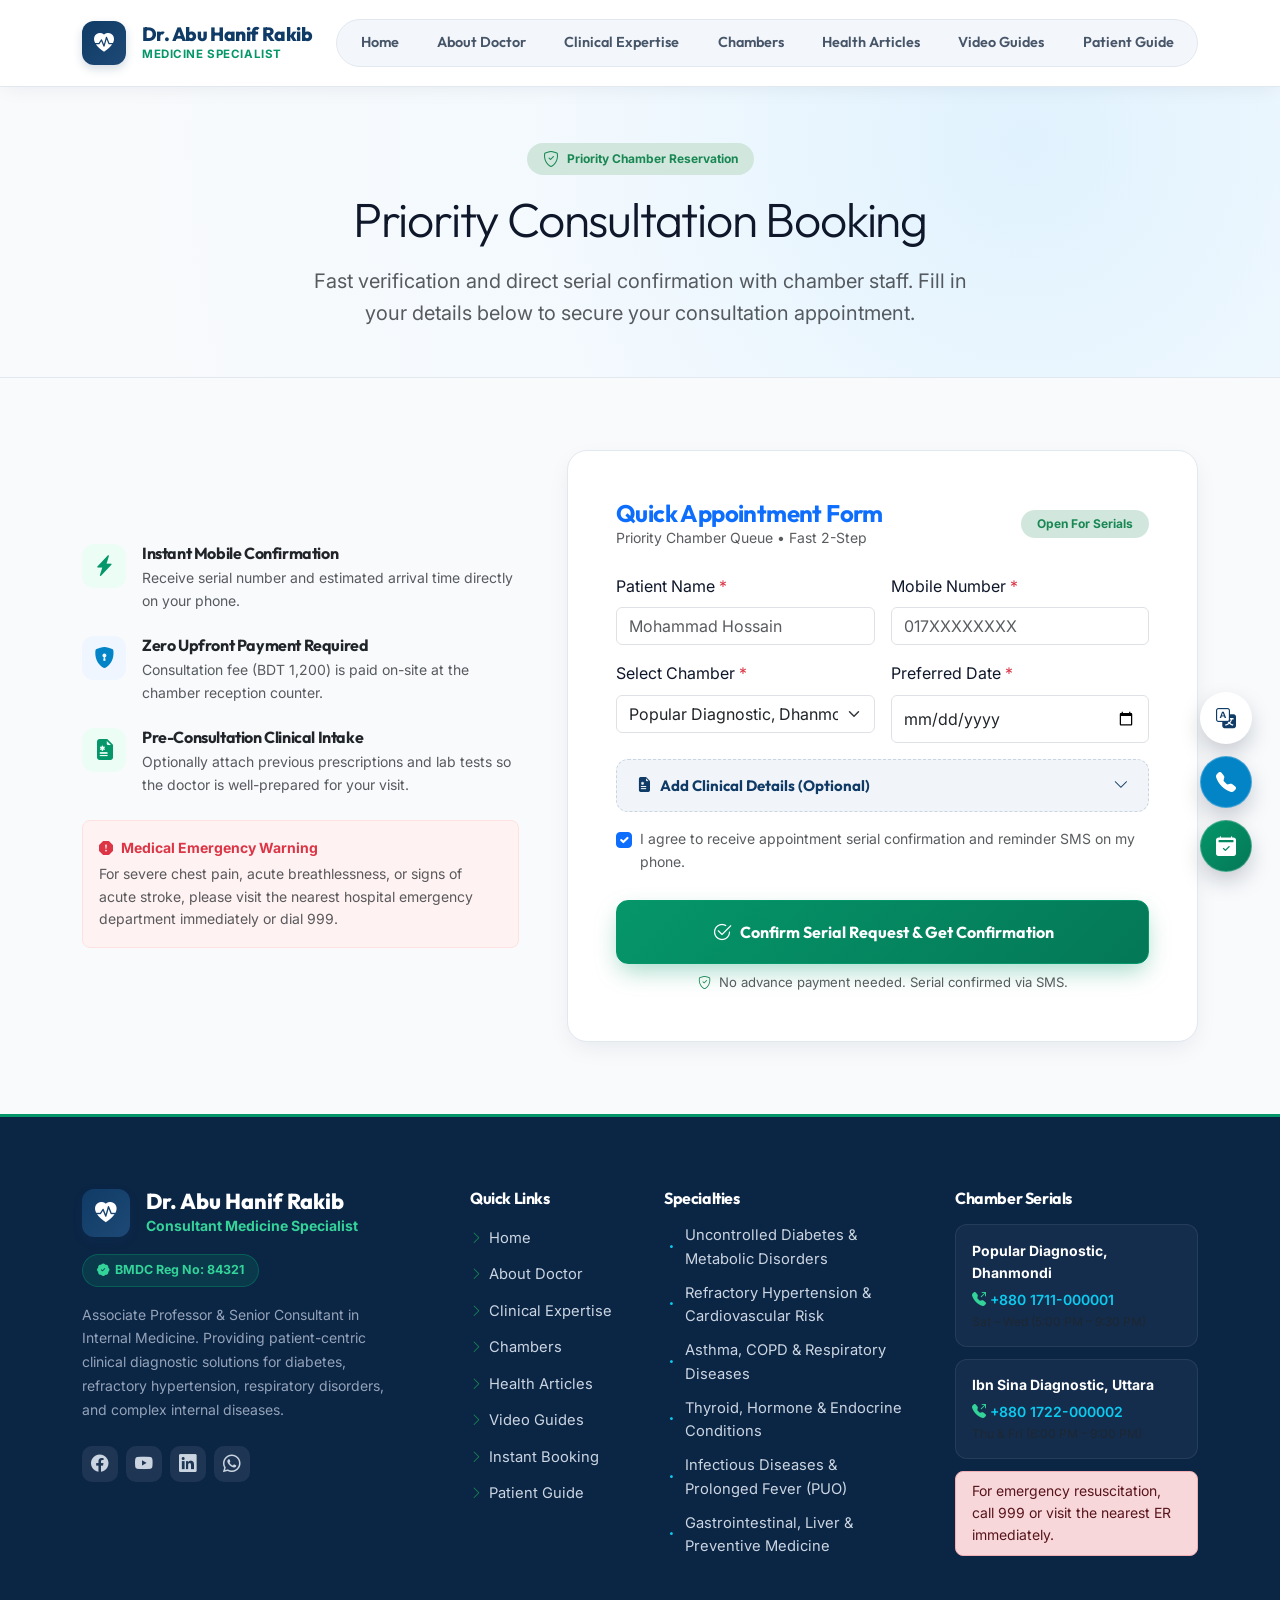
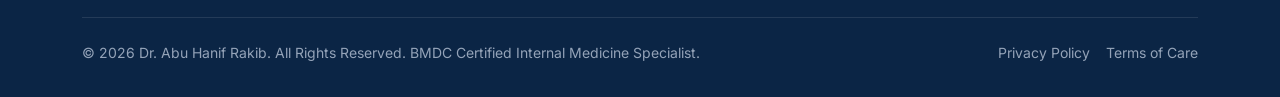
<file: legacy_html/booking.html>
<!DOCTYPE html>
<html lang="en">
<head>
  <meta charset="UTF-8">
  <meta name="viewport" content="width=device-width, initial-scale=1.0">
  <title>Book Consultation Serial | Dr. Abu Hanif Rakib</title>
  <meta name="description" content="Instant chamber serial booking for Dr. Abu Hanif Rakib in Dhanmondi and Uttara. Attach previous medical prescriptions and reports for clinical review.">
  <meta name="keywords" content="Doctor appointment Dhanmondi, Ibn Sina Uttara serial, Book Dr Abu Hanif Rakib, Prescription upload doctor serial">
  <meta name="author" content="Dr. Abu Hanif Rakib">
  <meta name="robots" content="index, follow">

  <link rel="preconnect" href="https://fonts.googleapis.com">
  <link rel="preconnect" href="https://fonts.gstatic.com" crossorigin>
  <link href="https://fonts.googleapis.com/css2?family=Inter:wght@300;400;500;600;700&family=Noto+Sans+Bengali:wght@400;500;600;700;800&family=Outfit:wght@500;600;700;800;900&display=swap" rel="stylesheet">

  <link href="https://cdn.jsdelivr.net/npm/bootstrap@5.3.3/dist/css/bootstrap.min.css" rel="stylesheet">
  <link rel="stylesheet" href="https://cdn.jsdelivr.net/npm/bootstrap-icons@1.11.3/font/bootstrap-icons.min.css">
  <script src="https://cdn.jsdelivr.net/npm/bootstrap@5.3.3/dist/js/bootstrap.bundle.min.js"></script>
  <style>
    .turbo-progress-bar {
      height: 3px !important;
      background-color: var(--accent) !important;
      box-shadow: 0 0 10px rgba(5, 150, 105, 0.6) !important;
    }

    @keyframes pageEnterAnim {
      from {
        opacity: 0.94;
        transform: translateY(2px);
      }
      to {
        opacity: 1;
        transform: translateY(0);
      }
    }

    body {
      animation: pageEnterAnim 0.15s cubic-bezier(0.16, 1, 0.3, 1);
    }

    :root {
      --primary: #0F3B66;
      --primary-hover: #0a2744;
      --accent: #059669;
      --accent-hover: #047857;
      --accent-light: #d1fae5;
      --soft-accent: #E0F2FE;
      --bg-slate: #F8FAFC;
      --card-surface: #FFFFFF;
      --text-primary: #0F172A;
      --text-muted: #475569;
      --border-color: #E2E8F0;
      --radius: 12px;
      --radius-lg: 20px;
      --shadow-sm: 0 1px 3px rgba(15, 23, 42, 0.05);
      --shadow-md: 0 8px 24px -4px rgba(15, 23, 42, 0.08);
      --shadow-lg: 0 18px 40px -6px rgba(15, 59, 102, 0.12);
    }

    * {
      box-sizing: border-box;
    }

    html {
      scroll-behavior: smooth;
    }

    body {
      font-family: 'Inter', sans-serif;
      background-color: var(--bg-slate);
      color: var(--text-primary);
      line-height: 1.6;
      overflow-x: hidden;
      padding-bottom: 74px;
    }

    body.lang-bn {
      font-family: 'Noto Sans Bengali', 'Inter', sans-serif;
    }

    @media (min-width: 992px) {
      body {
        padding-bottom: 0;
      }
    }

    h1, h2, h3, h4, h5, h6, .brand-font {
      font-family: 'Outfit', sans-serif;
      color: var(--text-primary);
      letter-spacing: -0.025em;
    }

    body.lang-bn h1,
    body.lang-bn h2,
    body.lang-bn h3,
    body.lang-bn h4,
    body.lang-bn h5,
    body.lang-bn h6,
    body.lang-bn .brand-font {
      font-family: 'Noto Sans Bengali', sans-serif;
      letter-spacing: 0;
    }

    p {
      color: var(--text-muted);
    }

    a {
      text-decoration: none;
      transition: all 0.25s ease;
    }

    .site-header {
      background: rgba(255, 255, 255, 0.95);
      backdrop-filter: blur(14px);
      -webkit-backdrop-filter: blur(14px);
      border-bottom: 1px solid var(--border-color);
      box-shadow: 0 4px 20px -4px rgba(15, 23, 42, 0.07);
      position: sticky;
      top: 0;
      z-index: 1030;
    }

    .brand-avatar-badge {
      width: 44px;
      height: 44px;
      border-radius: 12px;
      background: linear-gradient(135deg, #0F3B66 0%, #1e4976 100%);
      color: #FFFFFF;
      display: flex;
      align-items: center;
      justify-content: center;
      font-size: 1.25rem;
      box-shadow: 0 4px 10px rgba(15, 59, 102, 0.18);
    }

    .brand-title {
      font-family: 'Outfit', sans-serif;
      font-weight: 800;
      font-size: 1.2rem;
      color: var(--primary);
      line-height: 1.15;
      letter-spacing: -0.03em;
    }

    .brand-subtitle {
      font-size: 0.72rem;
      font-weight: 700;
      letter-spacing: 0.05em;
      text-transform: uppercase;
      color: var(--accent);
    }

    .nav-pill-container {
      background: rgba(241, 245, 249, 0.85);
      backdrop-filter: blur(8px);
      border: 1px solid var(--border-color);
      border-radius: 9999px;
      padding: 0.25rem 0.35rem;
      gap: 0.2rem;
    }

    .nav-pill-item {
      font-family: 'Outfit', sans-serif;
      font-weight: 600;
      font-size: 0.9rem;
      color: var(--text-muted) !important;
      padding: 0.45rem 1.1rem !important;
      border-radius: 9999px;
      transition: all 0.2s ease;
    }

    body.lang-bn .nav-pill-item {
      font-family: 'Noto Sans Bengali', sans-serif;
      font-size: 0.94rem;
    }

    .nav-pill-item:hover {
      color: var(--primary) !important;
      background-color: #FFFFFF;
      box-shadow: var(--shadow-sm);
    }

    .nav-pill-item.active {
      color: #FFFFFF !important;
      background-color: var(--primary) !important;
      box-shadow: 0 2px 8px rgba(15, 59, 102, 0.25);
    }

    .hero-booking-banner {
      background: radial-gradient(circle at 80% 20%, #E0F2FE 0%, rgba(240, 249, 255, 0.6) 45%, var(--bg-slate) 85%);
      padding: 3.5rem 0 3rem;
      border-bottom: 1px solid var(--border-color);
    }

    .frictionless-booking-card {
      background: #FFFFFF;
      border-radius: var(--radius-lg);
      border: 1px solid var(--border-color);
      box-shadow: var(--shadow-md);
    }

    .medical-upload-area {
      border: 2px dashed #CBD5E1;
      border-radius: var(--radius);
      padding: 1.3rem 1.5rem;
      background: #F8FAFC;
      transition: all 0.25s ease;
      cursor: pointer;
      position: relative;
      text-align: center;
    }

    .medical-upload-area:hover,
    .medical-upload-area.dragover {
      border-color: var(--accent);
      background-color: var(--accent-light);
    }

    .medical-upload-input {
      position: absolute;
      top: 0;
      left: 0;
      width: 100%;
      height: 100%;
      opacity: 0;
      cursor: pointer;
    }

    .upload-icon-circle {
      width: 44px;
      height: 44px;
      border-radius: 50%;
      background: #E2E8F0;
      color: var(--primary);
      display: inline-flex;
      align-items: center;
      justify-content: center;
      font-size: 1.25rem;
      margin-bottom: 0.5rem;
    }

    .upload-file-status {
      font-size: 0.8rem;
      font-weight: 600;
      color: var(--accent);
      margin-top: 0.4rem;
      display: none;
    }

    .upload-file-status.has-file {
      display: inline-flex;
      align-items: center;
      gap: 0.35rem;
    }

    .clinical-collapse-btn {
      width: 100%;
      background: #F1F5F9;
      border: 1.5px dashed #CBD5E1;
      border-radius: var(--radius);
      padding: 0.85rem 1.25rem;
      color: var(--primary);
      font-family: 'Outfit', sans-serif;
      font-weight: 700;
      font-size: 0.94rem;
      display: flex;
      align-items: center;
      justify-content: space-between;
      transition: all 0.25s ease;
      text-decoration: none;
    }

    body.lang-bn .clinical-collapse-btn {
      font-family: 'Noto Sans Bengali', sans-serif;
    }

    .clinical-collapse-btn:hover {
      background: #E0F2FE;
      border-color: var(--primary);
      color: var(--primary);
    }

    .clinical-collapse-btn .collapse-chevron {
      transition: transform 0.3s ease;
    }

    .clinical-collapse-btn[aria-expanded="true"] .collapse-chevron {
      transform: rotate(180deg);
    }

    .clinical-collapse-card {
      background: #F8FAFC;
      border: 1px solid var(--border-color);
      border-radius: var(--radius);
      padding: 1.25rem;
    }

    .btn-brand-accent {
      background: linear-gradient(135deg, #059669 0%, #047857 100%);
      border: 1px solid #059669;
      color: #FFFFFF !important;
      font-family: 'Outfit', sans-serif;
      font-weight: 700;
      padding: 0.85rem 1.6rem;
      border-radius: var(--radius);
      display: inline-flex;
      align-items: center;
      gap: 0.5rem;
      box-shadow: 0 10px 24px -4px rgba(5, 150, 105, 0.38);
      transition: all 0.3s cubic-bezier(0.16, 1, 0.3, 1);
    }

    body.lang-bn .btn-brand-accent {
      font-family: 'Noto Sans Bengali', sans-serif;
    }

    .btn-brand-accent:hover {
      background: linear-gradient(135deg, #047857 0%, #065f46 100%);
      border-color: #047857;
      color: #FFFFFF !important;
      transform: translateY(-2px);
      box-shadow: 0 14px 28px -2px rgba(5, 150, 105, 0.48);
    }

    .clinical-icon {
      width: 44px;
      height: 44px;
      border-radius: 12px;
      display: inline-flex;
      align-items: center;
      justify-content: center;
      font-size: 1.3rem;
    }

    .clinical-icon-emerald {
      background: #ECFDF5;
      color: #059669;
    }

    .clinical-icon-blue {
      background: #EFF6FF;
      color: #0284C7;
    }

    .site-footer {
      background: #0B2545;
      color: #94a3b8;
      padding: 4.5rem 0 2rem;
      border-top: 3px solid #059669;
      position: relative;
    }

    .footer-brand-title {
      font-family: 'Outfit', sans-serif;
      font-weight: 800;
      font-size: 1.35rem;
      color: #FFFFFF;
      line-height: 1.2;
    }

    body.lang-bn .footer-brand-title {
      font-family: 'Noto Sans Bengali', sans-serif;
    }

    .footer-badge-bmdc {
      background: rgba(5, 150, 105, 0.18);
      border: 1px solid rgba(5, 150, 105, 0.4);
      color: #34d399;
      font-size: 0.78rem;
      font-weight: 700;
      padding: 0.35rem 0.85rem;
      border-radius: 9999px;
      display: inline-flex;
      align-items: center;
      gap: 0.4rem;
    }

    .footer-chamber-pill {
      background: rgba(255, 255, 255, 0.04);
      border: 1px solid rgba(255, 255, 255, 0.08);
      border-radius: var(--radius);
      padding: 0.9rem 1rem;
      transition: all 0.25s ease;
      margin-bottom: 0.75rem;
    }

    .footer-chamber-pill:hover {
      background: rgba(255, 255, 255, 0.07);
      border-color: rgba(5, 150, 105, 0.4);
      transform: translateY(-2px);
    }

    .footer-nav a {
      color: #cbd5e1;
      display: inline-flex;
      align-items: center;
      gap: 0.4rem;
      margin-bottom: 0.65rem;
      font-size: 0.92rem;
      transition: all 0.2s ease;
    }

    .footer-nav a:hover {
      color: #FFFFFF;
      transform: translateX(3px);
    }

    .footer-social-btn {
      width: 36px;
      height: 36px;
      border-radius: 10px;
      background: rgba(255, 255, 255, 0.08);
      color: #cbd5e1;
      display: inline-flex;
      align-items: center;
      justify-content: center;
      font-size: 1.1rem;
      transition: all 0.2s ease;
    }

    .footer-social-btn:hover {
      background: var(--accent);
      color: #FFFFFF;
      transform: translateY(-2px);
    }

    .floating-action-dock {
      position: fixed;
      bottom: 28px;
      right: 28px;
      z-index: 1040;
      display: flex;
      flex-direction: column;
      gap: 12px;
      align-items: flex-end;
    }

    .dock-btn-wrapper {
      position: relative;
      display: flex;
      align-items: center;
      justify-content: flex-end;
    }

    .dock-tooltip-pill {
      position: absolute;
      right: calc(100% + 14px);
      background: #0F172A;
      color: #FFFFFF;
      font-size: 0.8rem;
      font-weight: 600;
      padding: 0.45rem 0.9rem;
      border-radius: 9999px;
      white-space: nowrap;
      pointer-events: none;
      opacity: 0;
      transform: translateX(8px);
      transition: opacity 0.25s ease, transform 0.25s ease;
      box-shadow: var(--shadow-md);
      border: 1px solid rgba(255, 255, 255, 0.1);
    }

    body.lang-bn .dock-tooltip-pill {
      font-family: 'Noto Sans Bengali', sans-serif;
    }

    .dock-btn-wrapper:hover .dock-tooltip-pill {
      opacity: 1;
      transform: translateX(0);
    }

    .dock-action-btn {
      width: 52px;
      height: 52px;
      border-radius: 50%;
      display: flex;
      align-items: center;
      justify-content: center;
      font-size: 1.25rem;
      box-shadow: 0 10px 25px -4px rgba(15, 23, 42, 0.28);
      border: 1.5px solid rgba(255, 255, 255, 0.25);
      cursor: pointer;
      position: relative;
      transition: transform 0.25s cubic-bezier(0.16, 1, 0.3, 1), box-shadow 0.25s ease;
      text-decoration: none;
    }

    .dock-action-btn:hover {
      transform: scale(1.1);
      box-shadow: 0 14px 30px -2px rgba(15, 23, 42, 0.38);
    }

    .dock-btn-lang {
      background: #FFFFFF;
      color: var(--primary);
    }

    .dock-btn-phone {
      background: #0284C7;
      color: #FFFFFF;
    }

    .dock-btn-appointment {
      background: linear-gradient(135deg, #059669 0%, #047857 100%);
      color: #FFFFFF;
    }

    .sticky-mobile-bar {
      position: fixed;
      bottom: 0;
      left: 0;
      right: 0;
      z-index: 1045;
      background: rgba(255, 255, 255, 0.96);
      backdrop-filter: blur(12px);
      border-top: 1px solid var(--border-color);
      display: flex;
      align-items: center;
      justify-content: space-around;
      padding: 0.5rem 0.75rem;
      box-shadow: 0 -4px 20px rgba(15, 23, 42, 0.08);
    }

    .btn-mobile-quick {
      flex: 1;
      display: flex;
      flex-direction: column;
      align-items: center;
      justify-content: center;
      gap: 0.2rem;
      padding: 0.45rem 0.5rem;
      border-radius: 10px;
      font-size: 0.75rem;
      font-weight: 700;
      text-decoration: none;
      transition: all 0.2s ease;
      margin: 0 0.25rem;
    }

    .btn-mobile-call {
      background: #E0F2FE;
      color: var(--primary);
      border: 1px solid rgba(15, 59, 102, 0.15);
    }

    .btn-mobile-whatsapp {
      background: #25D366;
      color: #FFFFFF !important;
      border: 1px solid #20bd5a;
    }

    .btn-mobile-book {
      background: var(--accent);
      color: #FFFFFF !important;
      border: 1px solid var(--accent);
    }

    @media (min-width: 992px) {
      .sticky-mobile-bar {
        display: none !important;
      }
    }

    @media (max-width: 991.98px) {
      .site-header {
        background: rgba(255, 255, 255, 0.98) !important;
        backdrop-filter: blur(14px) !important;
        -webkit-backdrop-filter: blur(14px) !important;
        border-bottom: 1px solid var(--border-color) !important;
        box-shadow: 0 4px 20px -4px rgba(15, 23, 42, 0.07) !important;
      }
      .nav-pill-container {
        border-radius: var(--radius) !important;
        padding: 0.5rem !important;
        gap: 0.35rem !important;
        background: #F1F5F9 !important;
      }
      .nav-pill-item {
        border-radius: 8px !important;
        padding: 0.65rem 1rem !important;
      }
    }

    @media (min-width: 992px) and (max-width: 1199.98px) {
      .nav-pill-item {
        font-size: 0.78rem !important;
        padding: 0.38rem 0.52rem !important;
      }
      .brand-title {
        font-size: 1.05rem !important;
      }
      .brand-avatar-badge {
        width: 38px !important;
        height: 38px !important;
        font-size: 1.1rem !important;
      }
    }

    .nav-lang-toggle-btn {
      font-family: 'Outfit', sans-serif;
      font-weight: 700;
      font-size: 0.82rem;
      border-color: rgba(15, 59, 102, 0.25);
      color: var(--primary);
      background: #FFFFFF;
      transition: all 0.2s ease;
    }

    body.lang-bn .nav-lang-toggle-btn {
      font-family: 'Noto Sans Bengali', sans-serif;
    }

    .nav-lang-toggle-btn:hover, .nav-lang-toggle-btn:focus {
      background: var(--soft-accent);
      color: var(--primary);
      border-color: var(--primary);
    }

    input[type="date"].form-control {
      min-height: 48px;
    }

  </style>
  <style id="i18n-anti-flash">
    html.i18n-pending body {
      visibility: hidden !important;
      opacity: 0 !important;
    }
  </style>
  <script>
    (function() {
      try {
        var saved = localStorage.getItem('dr_rakib_user_lang');
        var isBn = false;
        if (saved === 'bn') {
          isBn = true;
        } else if (!saved) {
          var tz = (Intl && Intl.DateTimeFormat) ? Intl.DateTimeFormat().resolvedOptions().timeZone || '' : '';
          var userLangs = navigator.languages || [navigator.language || ''];
          var isBdOrIn = tz.includes('Dhaka') || tz.includes('Kolkata') || tz.includes('Calcutta') || tz.includes('Asia/Dhaka') || tz.includes('Asia/Kolkata');
          var hasBn = userLangs.some(function(l) { return l && l.toLowerCase().startsWith('bn'); });
          if (isBdOrIn || hasBn) isBn = true;
        }
        if (isBn) {
          document.documentElement.lang = 'bn';
          document.documentElement.classList.add('lang-bn', 'i18n-pending');
        } else {
          document.documentElement.lang = 'en';
        }
      } catch (e) {}
    })();
  </script>
</head>
<body>

      <header class="site-header sticky-top">
    <nav class="navbar navbar-expand-lg py-2 py-lg-3" aria-label="Primary Navigation">
      <div class="container">
        <a class="navbar-brand d-flex align-items-center gap-3" href="index.html">
          <div class="brand-avatar-badge">
            <i class="bi bi-heart-pulse-fill"></i>
          </div>
          <div>
            <div class="brand-title" data-i18n="hero_doctor_name">Dr. Abu Hanif Rakib</div>
            <div class="brand-subtitle" data-i18n="doc_designation">Medicine Specialist</div>
          </div>
        </a>

        <!-- Mobile Header Actions (Language Switcher + Hamburger Toggler) -->
        <div class="d-flex align-items-center gap-2 d-lg-none">
          <button class="btn btn-sm btn-outline-primary rounded-pill px-3 py-1 d-flex align-items-center gap-1 nav-lang-toggle-btn" type="button" aria-label="Toggle Language / ভাষা পরিবর্তন">
            <i class="bi bi-translate"></i>
            <span class="lang-btn-text">বাংলা</span>
          </button>
          <button class="navbar-toggler border-0 shadow-none p-1" type="button" data-bs-toggle="collapse" data-bs-target="#primaryNav" aria-controls="primaryNav" aria-expanded="false" aria-label="Toggle navigation">
            <i class="bi bi-list fs-1 text-primary"></i>
          </button>
        </div>

        <div class="collapse navbar-collapse" id="primaryNav">
          <div class="ms-auto my-3 my-lg-0">
            <ul class="navbar-nav nav-pill-container d-flex flex-column flex-lg-row align-items-stretch align-items-lg-center mb-0">
              <li class="nav-item">
                <a class="nav-link nav-pill-item" href="index.html" data-i18n="nav_home">Home</a>
              </li>
              <li class="nav-item">
                <a class="nav-link nav-pill-item" href="about.html" data-i18n="nav_about">About Doctor</a>
              </li>
              <li class="nav-item">
                <a class="nav-link nav-pill-item" href="expertise.html" data-i18n="nav_expertise">Clinical Expertise</a>
              </li>
              <li class="nav-item">
                <a class="nav-link nav-pill-item" href="chambers.html" data-i18n="nav_chambers">Chambers</a>
              </li>
              <li class="nav-item">
                <a class="nav-link nav-pill-item" href="blog.html" data-i18n="nav_articles">Health Articles</a>
              </li>
              <li class="nav-item">
                <a class="nav-link nav-pill-item" href="videos.html" data-i18n="nav_videos">Video Guides</a>
              </li>
              <li class="nav-item">
                <a class="nav-link nav-pill-item" href="faq.html" data-i18n="nav_faq">Patient Guide</a>
              </li>
            </ul>
          </div>
        </div>
      </div>
    </nav>
  </header>

  <main>
    <section class="hero-booking-banner">
      <div class="container">
        <div class="text-center max-w-700 mx-auto">
          <div class="badge bg-success-subtle text-success px-3 py-2 rounded-pill fw-bold mb-3 d-inline-flex align-items-center gap-2">
            <i class="bi bi-shield-check fs-6"></i>
            <span data-i18n="book_hero_badge">Priority Chamber Reservation</span>
          </div>
          <h1 class="display-5 fw-extrabold mb-3" data-i18n="book_headline">Instant Chamber Serial Booking</h1>
          <p class="fs-5 text-muted mb-0 mx-auto" style="max-width: 680px;" data-i18n="book_sub">
            Fast verification and direct serial confirmation with chamber staff. Fill in your details below to secure your consultation appointment.
          </p>
        </div>
      </div>
    </section>

    <section class="py-5">
      <div class="container py-lg-4">
        <div class="row g-5 align-items-center justify-content-center">
          <div class="col-lg-5">
            <div class="d-flex flex-column gap-4 mb-4">
              <div class="d-flex align-items-start gap-3">
                <div class="clinical-icon clinical-icon-emerald flex-shrink-0">
                  <i class="bi bi-lightning-charge-fill"></i>
                </div>
                <div>
                  <h2 class="fs-6 fw-bold text-dark mb-1" data-i18n="book_benefit1_title">Instant Mobile Confirmation</h2>
                  <p class="text-muted small mb-0" data-i18n="book_benefit1_desc">Receive serial number and estimated arrival time directly on your phone via SMS.</p>
                </div>
              </div>

              <div class="d-flex align-items-start gap-3">
                <div class="clinical-icon clinical-icon-blue flex-shrink-0">
                  <i class="bi bi-shield-lock-fill"></i>
                </div>
                <div>
                  <h2 class="fs-6 fw-bold text-dark mb-1" data-i18n="book_benefit2_title">Zero Upfront Payment Required</h2>
                  <p class="text-muted small mb-0" data-i18n="book_benefit2_desc">Consultation fee (BDT 1,200) is paid on-site at the chamber reception counter upon arrival.</p>
                </div>
              </div>

              <div class="d-flex align-items-start gap-3">
                <div class="clinical-icon clinical-icon-emerald flex-shrink-0">
                  <i class="bi bi-file-earmark-medical-fill"></i>
                </div>
                <div>
                  <h2 class="fs-6 fw-bold text-dark mb-1" data-i18n="book_benefit3_title">Pre-Consultation Clinical Intake</h2>
                  <p class="text-muted small mb-0" data-i18n="book_benefit3_desc">Optionally attach previous prescriptions and lab tests so the doctor is prepared before you walk in.</p>
                </div>
              </div>
            </div>

            <div class="p-3 rounded-3" style="background-color: #FEF2F2; border: 1px solid #FEE2E2;">
              <div class="d-flex align-items-center gap-2 text-danger fw-bold small">
                <i class="bi bi-exclamation-octagon-fill"></i>
                <span data-i18n="emergency_warning_title">Medical Emergency Warning</span>
              </div>
              <p class="small text-muted mt-1 mb-0" data-i18n="emergency_warning_desc">For severe chest pain, acute breathlessness, or signs of acute stroke, please visit the nearest hospital emergency department immediately or dial <strong>999</strong>.</p>
            </div>
          </div>

          <div class="col-lg-7">
            <div class="frictionless-booking-card p-4 p-md-5">
              <div class="d-flex align-items-center justify-content-between mb-4">
                <div>
                  <h2 class="fs-4 fw-bold mb-0 brand-font text-primary" data-i18n="form_title">Quick Appointment Form</h2>
                  <div class="text-muted small" data-i18n="form_subtitle">Priority Chamber Queue • Fast 2-Step</div>
                </div>
                <span class="badge bg-success-subtle text-success fw-bold px-3 py-2 rounded-pill" data-i18n="form_badge">Open For Serials</span>
              </div>

              <div id="bookingAlertBox" class="alert alert-success d-none mb-4" role="alert">
                <i class="bi bi-check-circle-fill me-2"></i>
                <span id="bookingAlertMsg">Your serial request has been submitted successfully! You will receive confirmation via SMS shortly.</span>
              </div>

              <form id="standaloneBookingForm" action="#" method="POST" aria-label="Priority Doctor Consultation Booking">
                <div class="row g-3">
                  <div class="col-md-6">
                    <label for="fullName" class="form-label"><span data-i18n="form_name">Patient Name</span> <span class="text-danger">*</span></label>
                    <input type="text" class="form-control" id="fullName" name="patient_name" placeholder="Mohammad Hossain" required>
                  </div>

                  <div class="col-md-6">
                    <label for="phoneNumber" class="form-label"><span data-i18n="form_phone">Mobile Number</span> <span class="text-danger">*</span></label>
                    <input type="tel" class="form-control" id="phoneNumber" name="patient_phone" placeholder="017XXXXXXXX" required>
                  </div>

                  <div class="col-md-6">
                    <label for="selectedChamber" class="form-label"><span data-i18n="form_chamber">Select Chamber</span> <span class="text-danger">*</span></label>
                    <select class="form-select" id="selectedChamber" name="chamber" required>
                      <option value="dhanmondi" selected data-i18n="opt_dhanmondi">Popular Diagnostic, Dhanmondi (Sat - Wed)</option>
                      <option value="uttara" data-i18n="opt_uttara">Ibn Sina Diagnostic, Uttara (Thu - Fri)</option>
                    </select>
                  </div>

                  <div class="col-md-6">
                    <label for="consultationDate" class="form-label"><span data-i18n="form_date">Preferred Date</span> <span class="text-danger">*</span></label>
                    <input type="date" class="form-control" id="consultationDate" name="preferred_date" required>
                  </div>

                  <div class="col-12 mt-3">
                    <button class="clinical-collapse-btn" type="button" data-bs-toggle="collapse" data-bs-target="#clinicalDetailsCollapse" aria-expanded="false" aria-controls="clinicalDetailsCollapse">
                      <span class="d-flex align-items-center gap-2">
                        <i class="bi bi-file-earmark-medical-fill text-accent"></i>
                        <span data-i18n="form_collapse_title">Add Clinical Details (Optional)</span>
                      </span>
                      <i class="bi bi-chevron-down collapse-chevron"></i>
                    </button>

                    <div class="collapse" id="clinicalDetailsCollapse">
                      <div class="clinical-collapse-card mt-2">
                        <div class="row g-3">
                          <div class="col-6 col-md-4">
                            <label for="age" class="form-label" data-i18n="form_age">Age</label>
                            <input type="number" class="form-control" id="age" name="patient_age" placeholder="e.g. 45" min="1" max="120">
                          </div>

                          <div class="col-6 col-md-4">
                            <label for="gender" class="form-label" data-i18n="form_gender">Gender</label>
                            <select class="form-select" id="gender" name="patient_gender">
                              <option value="male" selected data-i18n="gender_male">Male</option>
                              <option value="female" data-i18n="gender_female">Female</option>
                              <option value="other" data-i18n="gender_other">Other</option>
                            </select>
                          </div>

                          <div class="col-md-4">
                            <label for="visitCategory" class="form-label" data-i18n="form_visit_type">Visit Type</label>
                            <select class="form-select" id="visitCategory" name="visit_type">
                              <option value="new" selected data-i18n="visit_new">New Consultation</option>
                              <option value="followup" data-i18n="visit_followup">Follow-Up (30 Days)</option>
                              <option value="report" data-i18n="visit_report">Report Evaluation</option>
                            </select>
                          </div>

                          <div class="col-12">
                            <label for="medicalIssue" class="form-label" data-i18n="form_symptoms">Primary Symptoms / Reason for Visit</label>
                            <textarea class="form-control" id="medicalIssue" name="symptoms_summary" rows="2" placeholder="Briefly describe your symptoms (e.g. Uncontrolled diabetes, high BP, fever for 4 days...)"></textarea>
                          </div>

                          <div class="col-12">
                            <label class="form-label d-flex align-items-center justify-content-between">
                              <span data-i18n="form_upload_label">Attach Previous Prescriptions / Lab Reports</span>
                              <span class="badge bg-light text-secondary border fw-normal" data-i18n="form_upload_optional">Optional • Doctor Review</span>
                            </label>
                            <div class="medical-upload-area" id="medicalUploadArea">
                              <input type="file" class="medical-upload-input" id="reportFiles" name="medical_reports" multiple accept=".pdf,.jpg,.jpeg,.png">
                              <div class="upload-icon-circle">
                                <i class="bi bi-cloud-arrow-up-fill"></i>
                              </div>
                              <div class="fw-bold text-dark small" data-i18n="form_upload_hint">Click to browse or drag & drop reports here</div>
                              <div class="text-muted" style="font-size: 0.76rem;" data-i18n="form_upload_formats">Supported formats: PDF, JPG, PNG (Max 15MB)</div>
                              <div class="upload-file-status" id="uploadStatus">
                                <i class="bi bi-file-earmark-check-fill"></i>
                                <span id="uploadFileName">No file selected</span>
                              </div>
                            </div>
                          </div>
                        </div>
                      </div>
                    </div>
                  </div>

                  <div class="col-12">
                    <div class="form-check">
                      <input class="form-check-input" type="checkbox" id="termsCheck" required checked>
                      <label class="form-check-label small text-muted" for="termsCheck" data-i18n="form_consent">
                        I agree to receive appointment serial confirmation and reminder SMS on my phone.
                      </label>
                    </div>
                  </div>

                  <div class="col-12 pt-2">
                    <button type="submit" class="btn btn-brand-accent w-100 justify-content-center py-3 fs-6">
                      <i class="bi bi-check2-circle fs-5"></i>
                      <span data-i18n="form_btn_submit">Confirm Serial Request & Get Confirmation</span>
                    </button>
                    <div class="text-center text-muted small mt-2 d-flex align-items-center justify-content-center gap-2" style="font-size: 0.82rem;">
                      <i class="bi bi-shield-check text-success"></i>
                      <span data-i18n="form_reassurance">No advance payment needed. Serial confirmed via SMS.</span>
                    </div>
                  </div>
                </div>
              </form>
            </div>
          </div>
        </div>
      </div>
    </section>
  </main>

  <footer class="site-footer">
    <div class="container">
      <div class="row g-5 mb-5">
        <div class="col-lg-4">
          <div class="d-flex align-items-center gap-3 mb-3">
            <div class="brand-avatar-badge" style="width: 48px; height: 48px; font-size: 1.35rem;">
              <i class="bi bi-heart-pulse-fill"></i>
            </div>
            <div>
              <div class="footer-brand-title">Dr. Abu Hanif Rakib</div>
              <div class="text-accent small fw-bold" style="color: #34d399;" data-i18n="footer_specialty">Consultant Medicine Specialist</div>
            </div>
          </div>

          <div class="mb-3">
            <span class="footer-badge-bmdc">
              <i class="bi bi-patch-check-fill"></i>
              <span data-i18n="hero_bmdc">BMDC Reg No: 84321</span>
            </span>
          </div>

          <p class="small text-slate-300 mb-4 pe-lg-3" style="color: #94a3b8; line-height: 1.7;" data-i18n="footer_bio">
            Associate Professor & Senior Consultant in Internal Medicine. Providing patient-centric clinical diagnostic solutions for diabetes, refractory hypertension, respiratory disorders, and complex internal diseases.
          </p>

          <div class="d-flex gap-2">
            <a href="https://facebook.com" target="_blank" rel="noopener noreferrer" class="footer-social-btn" aria-label="Doctor Facebook Page">
              <i class="bi bi-facebook"></i>
            </a>
            <a href="https://youtube.com" target="_blank" rel="noopener noreferrer" class="footer-social-btn" aria-label="Doctor YouTube Channel">
              <i class="bi bi-youtube"></i>
            </a>
            <a href="https://linkedin.com" target="_blank" rel="noopener noreferrer" class="footer-social-btn" aria-label="Doctor LinkedIn Profile">
              <i class="bi bi-linkedin"></i>
            </a>
            <a href="https://wa.me/8801700000000" target="_blank" rel="noopener noreferrer" class="footer-social-btn" aria-label="Doctor WhatsApp Assistant">
              <i class="bi bi-whatsapp"></i>
            </a>
          </div>
        </div>

        <div class="col-6 col-md-3 col-lg-2 footer-nav">
          <h3 class="fs-6 fw-bold text-white mb-3 brand-font" data-i18n="footer_quick_links">Quick Links</h3>
          <ul class="list-unstyled mb-0">
            <li><a href="index.html"><i class="bi bi-chevron-right text-success small"></i> <span data-i18n="nav_home">Home</span></a></li>
            <li><a href="about.html"><i class="bi bi-chevron-right text-success small"></i> <span data-i18n="nav_about">About Doctor</span></a></li>
            <li><a href="expertise.html"><i class="bi bi-chevron-right text-success small"></i> <span data-i18n="nav_expertise">Clinical Solutions</span></a></li>
            <li><a href="chambers.html"><i class="bi bi-chevron-right text-success small"></i> <span data-i18n="nav_chambers">Chambers</span></a></li>
            <li><a href="blog.html"><i class="bi bi-chevron-right text-success small"></i> <span data-i18n="nav_articles">Health Articles</span></a></li>
            <li><a href="videos.html"><i class="bi bi-chevron-right text-success small"></i> <span data-i18n="nav_videos">Video Guides</span></a></li>
            <li><a href="booking.html"><i class="bi bi-chevron-right text-success small"></i> <span data-i18n="footer_link_booking">Instant Booking</span></a></li>
            <li><a href="faq.html"><i class="bi bi-chevron-right text-success small"></i> <span data-i18n="nav_faq">FAQ</span></a></li>
          </ul>
        </div>

        <div class="col-6 col-md-3 col-lg-3 footer-nav">
          <h3 class="fs-6 fw-bold text-white mb-3 brand-font" data-i18n="footer_specialties_title">Specialties</h3>
          <ul class="list-unstyled mb-0">
            <li><a href="expertise.html"><i class="bi bi-dot text-info"></i> <span data-i18n="exp_title_1">Diabetes Mellitus</span></a></li>
            <li><a href="expertise.html"><i class="bi bi-dot text-info"></i> <span data-i18n="exp_title_2">Hypertension Control</span></a></li>
            <li><a href="expertise.html"><i class="bi bi-dot text-info"></i> <span data-i18n="exp_title_3">Chest & Asthma Protocols</span></a></li>
            <li><a href="expertise.html"><i class="bi bi-dot text-info"></i> <span data-i18n="exp_title_4">Thyroid Diagnostics</span></a></li>
            <li><a href="expertise.html"><i class="bi bi-dot text-info"></i> <span data-i18n="exp_title_5">Infectious Fever Workups</span></a></li>
            <li><a href="expertise.html"><i class="bi bi-dot text-info"></i> <span data-i18n="exp_title_6">Preventive Health Check</span></a></li>
          </ul>
        </div>

        <div class="col-md-6 col-lg-3">
          <h3 class="fs-6 fw-bold text-white mb-3 brand-font" data-i18n="footer_helplines_title">Chamber Serials</h3>
          <div class="footer-chamber-pill">
            <div class="text-white small fw-bold">Popular Diagnostic, Dhanmondi</div>
            <a href="tel:+8801711000001" class="text-info small text-decoration-none fw-semibold d-inline-flex align-items-center gap-1 mt-1">
              <i class="bi bi-telephone-outbound-fill text-accent" style="color: #34d399;"></i> +880 1711-000001
            </a>
            <div class="text-muted" style="font-size: 0.75rem;">Sat – Wed (5:00 PM – 9:30 PM)</div>
          </div>

          <div class="footer-chamber-pill">
            <div class="text-white small fw-bold">Ibn Sina Diagnostic, Uttara</div>
            <a href="tel:+8801722000002" class="text-info small text-decoration-none fw-semibold d-inline-flex align-items-center gap-1 mt-1">
              <i class="bi bi-telephone-outbound-fill text-accent" style="color: #34d399;"></i> +880 1722-000002
            </a>
            <div class="text-muted" style="font-size: 0.75rem;">Thu & Fri (6:00 PM – 9:00 PM)</div>
          </div>

          <div class="p-2 px-3 rounded-3 bg-danger-subtle text-danger-emphasis small border border-danger-subtle mt-2" data-i18n="footer_emergency_notice">
            <i class="bi bi-telephone-plus-fill me-1"></i>
            For emergency resuscitation, call <strong>999</strong> or visit the nearest ER immediately.
          </div>
        </div>
      </div>

      <div class="pt-4 border-top border-secondary-subtle d-flex flex-column flex-md-row align-items-center justify-content-between gap-3 text-center text-md-start" style="border-color: rgba(255, 255, 255, 0.1) !important;">
        <div class="small text-slate-400" style="color: #94a3b8;" data-i18n="footer_copyright">
          &copy; 2026 Dr. Abu Hanif Rakib. All Rights Reserved. BMDC Certified Internal Medicine Specialist.
        </div>
        <div class="small d-flex gap-3">
          <a href="#" class="text-slate-400 text-decoration-none" style="color: #94a3b8;" data-i18n="footer_privacy">Privacy Policy</a>
          <a href="#" class="text-slate-400 text-decoration-none" style="color: #94a3b8;" data-i18n="footer_terms">Terms of Care</a>
        </div>
      </div>
    </div>
  </footer>

  <div class="sticky-mobile-bar" aria-label="Mobile Quick Contacts">
    <a href="tel:+8801700000000" class="btn-mobile-quick btn-mobile-call">
      <i class="bi bi-telephone-fill"></i>
      <span data-i18n="btn_call_serial">Call</span>
    </a>
    <a href="https://wa.me/8801700000000?text=Hello%20Dr.%20Abu%20Hanif%20Rakib%2C%20I%20would%20like%20to%20inquire%20about%20a%20consultation%20serial." target="_blank" rel="noopener noreferrer" class="btn-mobile-quick btn-mobile-whatsapp">
      <i class="bi bi-whatsapp"></i>
      <span>WhatsApp</span>
    </a>
    <a href="#standaloneBookingForm" class="btn-mobile-quick btn-mobile-book">
      <i class="bi bi-calendar2-check-fill"></i>
      <span data-i18n="btn_instant_serial">Instant Serial</span>
    </a>
  </div>

  <div class="floating-action-dock d-none d-lg-flex" aria-label="Quick Actions">
    <div class="dock-btn-wrapper">
      <div class="dock-tooltip-pill">
        <span id="dockLangTooltipText">বাংলায় পরিবর্তন করুন</span>
      </div>
      <button class="dock-action-btn dock-btn-lang" id="dockLangToggle" type="button" aria-label="Toggle Language / ভাষা পরিবর্তন">
        <i class="bi bi-translate"></i>
      </button>
    </div>

    <div class="dock-btn-wrapper">
      <div class="dock-tooltip-pill">
        <i class="bi bi-telephone-outbound-fill text-info me-1"></i>
        <span>হটলাইন: +880 1700-000000</span>
      </div>
      <a href="tel:+8801700000000" class="dock-action-btn dock-btn-phone" aria-label="Call Doctor Serial Hotline">
        <i class="bi bi-telephone-fill"></i>
      </a>
    </div>

    <div class="dock-btn-wrapper">
      <div class="dock-tooltip-pill">
        <i class="bi bi-lightning-charge-fill text-warning me-1"></i>
        <span data-i18n="btn_instant_serial">Instant Serial Booking</span>
      </div>
      <a href="booking.html" class="dock-action-btn dock-btn-appointment" aria-label="Book Instant Serial">
        <i class="bi bi-calendar2-check-fill"></i>
      </a>
    </div>
  </div>

  <script>
  (function() {
        const translations = {
      en: {
        about_card1_desc: "Fellow of College of Physicians & Surgeons (FCPS - Internal Medicine)",
        about_card1_title: "Post-Graduate Honors",
        about_card2_desc: "Associate Professor, Department of Medicine, Govt. Medical College",
        about_card2_title: "Faculty Designation",
        about_eyebrow: "Personal Biography & Philosophy",
        about_headline: "Clinical Accuracy Built on Careful Listening & Rational Medicine",
        about_hero_badge: "Internal Medicine Specialist",
        about_main_sub: "Learn about the medical background, credentials, and patient-first care philosophy of Dr. Abu Hanif Rakib.",
        about_main_title: "Dedicated to Evidence-Based Healing & Compassionate Clinical Care",
        about_p1: "Dr. Abu Hanif Rakib has earned widespread clinical respect as a dedicated Medicine Specialist in Bangladesh. After completing his undergraduate training with distinction from premier institutions, he completed his residency and earned fellowship in Internal Medicine from the Bangladesh College of Physicians and Surgeons (BCPS).",
        about_p2: "His clinical philosophy centres on treating the whole patient rather than isolated symptoms: avoiding irrational polypharmacy, reducing unnecessary investigational burdens, and framing accessible lifestyle interventions alongside modern therapeutic drugs.",
        art2_desc: "Why hematocrit monitoring, plasma leakage assessment, and strict fluid balance take clinical precedence over platelets alone during the critical phase.",
        art2_title: "Dengue Recovery: What Platelet Count Alone Doesn't Tell You",
        art3_desc: "Recognizing the subtle signs of subclinical hypothyroidism, Vitamin D deficiency, and adult metabolic dysregulation.",
        art3_title: "Chronic Fatigue, Brain Fog, & Unexplained Weight Gain",
        art4_desc: "Exploring why patients on three anti-hypertensive drugs still experience blood pressure spikes due to processed foods and seasonings.",
        art4_title: "Hidden Dietary Sodium & Refractory High Blood Pressure",
        art5_desc: "Why taking Azithromycin or Cefixime for routine sore throats destroys normal flora and fuels lethal multidrug-resistant superbugs.",
        art5_title: "Antibiotic Resistance: A Doctor's Urgent Appeal",
        art6_desc: "Clinical perspectives on gut-brain interactions, the role of chronic sympathetic stress, and avoiding lifelong proton-pump inhibitor overuse.",
        art6_title: "IBS vs Acid Reflux: Deconstructing Gut Inflammation",
        badge_bmdc_title: "BMDC Certified Specialist",
        badge_fcps_sub: "Associate Professor",
        blog1_desc: "A clinical breakdown of caloric distribution, intermittent walking routines, and how early lifestyle intervention delays or prevents Type 2 Diabetes.",
        blog1_tag: "Preventive Health",
        blog1_title: "Lifestyle Modification as Medicine: Reversing Pre-Diabetes",
        blog2_desc: "Why hematocrit monitoring, plasma leakage assessment, and strict fluid balance are far more critical than focusing solely on platelet numbers during acute dengue.",
        blog2_tag: "Infectious Diseases",
        blog2_title: "Dengue Recovery: What Platelet Count Alone Doesn't Tell You",
        blog3_desc: "Recognizing the subtle signs of subclinical hypothyroidism, Vitamin D deficiency, and metabolic exhaustion in modern urban lifestyles.",
        blog3_tag: "Diagnostic Care",
        blog3_title: "Chronic Fatigue, Brain Fog, & Unexplained Weight Gain",
        blog_badge: "Doctor's Medical Writings",
        blog_eyebrow: "Medical Insights & Writings",
        blog_headline: "Articles & Clinical Columns",
        blog_hub_sub: "Authoritative, evidence-based clinical articles and health insights written by Dr. Abu Hanif Rakib.",
        blog_hub_title: "Medical Journal & Health Articles",
        blog_read_more: "Read Full Column",
        blog_sub: "Educational articles and health columns written by Dr. Abu Hanif Rakib to foster public health literacy and rational lifestyle choices.",
        book_benefit1_desc: "Receive serial number and estimated arrival time directly on your phone.",
        book_benefit1_title: "Instant Mobile Confirmation",
        book_benefit2_desc: "Consultation fee (BDT 1,200) is paid on-site at the chamber reception counter.",
        book_benefit2_title: "Zero Upfront Payment Required",
        book_benefit3_desc: "Optionally attach previous prescriptions and lab tests so the doctor is well-prepared for your visit.",
        book_benefit3_title: "Pre-Consultation Clinical Intake",
        book_eyebrow: "Instant Reservation",
        book_headline: "Priority Consultation Booking",
        book_hero_badge: "Priority Chamber Reservation",
        book_sub: "Fast verification and direct serial confirmation with chamber staff. Fill in your details below to secure your consultation appointment.",
        booking_success_title: "Serial Request Confirmed!",
        btn_book_here: "Book Serial",
        btn_book_serial: "Book Serial",
        btn_book_serial_now: "Book Consultation Serial",
        btn_call_serial: "Call Serial",
        btn_consult_domain: "Consult Specialist",
        btn_explore_expertise: "Explore Specialties",
        btn_instant_serial: "Instant Serial",
        btn_map: "Map",
        btn_play_video: "Play Inside",
        btn_read_article: "Read Full Article",
        btn_view_all_articles: "View All Health Articles",
        btn_view_all_videos: "View All Video Guides",
        btn_view_chambers: "View Chambers & Hours",
        chamber1_addr: "House #16, Road #2, Dhanmondi R/A, Dhaka-1205 (Room 408)",
        chamber1_badge: "Primary Center",
        chamber1_closed: "Thursday & Friday",
        chamber1_days: "Saturday – Wednesday",
        chamber1_facility_desc: "Fully accredited pathology lab, 1.5T MRI, 128-slice CT, Echocardiography, Spirometry, Ultrasound, and full-service pharmacy located in the same building.",
        chamber1_note: "Direct on-site lab, pathology, and pharmacy assistance available.",
        chamber1_title: "Popular Diagnostic Centre, Dhanmondi",
        chamber2_addr: "House #52, Sector #3, Jasimuddin Avenue, Uttara, Dhaka (Room 205)",
        chamber2_badge: "Weekend & Evening",
        chamber2_closed: "Saturday to Wednesday",
        chamber2_days: "Thursday & Friday Only",
        chamber2_facility_desc: "Advanced digital diagnostics, rapid fever panel workups (Dengue NS1, CBC), dedicated patient parking, and streamlined reception queue management.",
        chamber2_note: "Convenient location for Northern Dhaka and airport access.",
        chamber2_title: "Ibn Sina Diagnostic Center, Uttara",
        chamber_fee: "Fee: BDT 1,200",
        chambers_eyebrow: "Visiting Schedule",
        chambers_headline: "Consultation Chambers & Direct Serials",
        chambers_hero_badge: "Dhaka Consultation Locations",
        chambers_page_sub: "Dr. Abu Hanif Rakib consults at two modern diagnostic centres in Dhanmondi and Uttara. Choose your preferred location to secure an instant chamber serial.",
        chambers_page_title: "Chambers & Visiting Schedule",
        chambers_sub: "Dr. Abu Hanif Rakib consults at two premier medical diagnostic centers in Dhaka. Select your preferred chamber to secure a serial.",
        cta_blog_badge: "Personalized Medical Attention",
        cta_blog_sub: "Book a consultation serial to discuss your diagnostic tests, chronic health challenges, and tailored therapeutic roadmap with Dr. Abu Hanif Rakib.",
        cta_blog_title: "Have Questions About Your Health Reports?",
        cta_booking_banner_sub: "No advance payment required. Secure a confirmed queue number with direct SMS notifications on your mobile phone.",
        cta_booking_banner_title: "Reserve Your Consultation Serial in 2 Minutes",
        cta_chamber_badge: "Chamber Consultations",
        cta_chamber_sub: "Visit Dr. Abu Hanif Rakib at Popular Diagnostic Centre Dhanmondi or Ibn Sina Diagnostic Uttara.",
        cta_chamber_title: "Looking for an In-Person Medical Review?",
        cta_consult_badge: "Need In-Person Consultation?",
        cta_consult_sub: "Direct physical examinations, review of prior blood tests and imaging reports, and customized treatment plans.",
        cta_consult_title: "Book a Chamber Serial with Dr. Abu Hanif Rakib",
        cta_expertise_sub: "Consult with Dr. Abu Hanif Rakib for precision diagnosis, medication review, and evidence-based clinical recovery.",
        cta_expertise_title: "Schedule a Detailed Clinical Consultation",
        cta_fast_booking: "Online Chamber Reservation",
        cta_help_sub: "Reach our chamber staff directly by phone, WhatsApp, or reserve your serial online.",
        cta_help_title: "We Are Here to Assist Your Care Journey",
        cta_still_questions: "Still Have Questions?",
        doc_designation: "Medicine Specialist",
        emergency_warning_desc: "For severe chest pain, acute breathlessness, or signs of acute stroke, please visit the nearest hospital emergency department immediately or dial 999.",
        emergency_warning_title: "Medical Emergency Warning",
        exp_app_1: "Prioritizes organ-protective SGLT2 inhibitors and GLP-1 therapy alongside strict nutritional timing to achieve target HbA1c below 6.5% without hypoglycemic risk.",
        exp_app_2: "Identifies concealed secondary hypertension causes (renal artery stenosis, sleep apnea, endocrine adenomas) to prevent premature strokes and heart failure.",
        exp_app_3: "Employs objective spirometry parameters and teaches flawless inhaler spacer techniques rather than resorting to prolonged oral steroid dependence.",
        exp_app_4: "Performs comprehensive Free T3, Free T4, and anti-TPO antibody profiling to deliver precision micro-titrated hormone replenishment.",
        exp_app_5: "Strict hematocrit monitoring and plasma balance protocol for dengue; zero indiscriminate antibiotic prescriptions for benign viral infections.",
        exp_app_6: "Staged gut-microbiome and liver enzyme normalization without long-term proton pump inhibitor dependency or unnecessary dietary restrictions.",
        exp_approach_title: "Doctor's Clinical Approach:",
        exp_desc_1: "Comprehensive glycemic stabilization for brittle Type 2 & Type 1 diabetes, diabetic neuropathy, kidney risk reduction, and individualized insulin regimen formulation.",
        exp_desc_2: "Diagnostic screening for resistant secondary hypertension, lipid profile dyslipidemia, cardiac risk assessment, and long-term arterial protection protocols.",
        exp_desc_3: "Evidence-led therapeutics for chronic refractory cough, bronchial asthma, chronic obstructive pulmonary disease (COPD), allergic bronchitis, and post-viral lung recovery.",
        exp_desc_4: "Investigation and hormone titration for Hypothyroidism, Hyperthyroidism, Hashimoto's thyroiditis, sudden unexplained weight fluctuations, and chronic fatigue syndromes.",
        exp_desc_5: "Systematic clinical workups for pyrexia of unknown origin, persistent dengue, complex typhoid, recurrent urinary tract infections, and rational antibiotic stewardship.",
        exp_desc_6: "Holistic management of irritable bowel symptoms (IBS), non-alcoholic fatty liver disease (NAFLD), hyperuricemia/gout, and comprehensive executive health screenings.",
        exp_title_1: "Uncontrolled Diabetes & Metabolic Disorders",
        exp_title_2: "Refractory Hypertension & Cardiovascular Risk",
        exp_title_3: "Asthma, COPD & Respiratory Diseases",
        exp_title_4: "Thyroid, Hormone & Endocrine Conditions",
        exp_title_5: "Infectious Diseases & Prolonged Fever (PUO)",
        exp_title_6: "Gastrointestinal, Liver & Preventive Medicine",
        expertise_eyebrow: "Core Clinical Solutions",
        expertise_headline: "Proven Protocols for Complex Conditions",
        expertise_hero_badge: "Internal Medicine Disciplines",
        expertise_page_sub: "Systematic medical protocols developed through 15+ years of clinical practice, dedicated to organ preservation, rational antibiotic therapy, and sustainable metabolic stabilization.",
        expertise_page_title: "Specialized Clinical Solutions",
        expertise_sub: "Dedicated, systematic medical management focused on long-term disease remission and organ preservation.",
        facility_title: "On-Site Facilities:",
        faq_a1: "You can either complete the online 2-Click booking form above or dial the dedicated serial hotlines directly (Popular Dhanmondi: +880 1711-000001, Ibn Sina Uttara: +880 1722-000002). Booking lines open daily from 8:00 AM.",
        faq_a2: "Please bring all previous prescriptions, recent diagnostic test slips (blood tests, ECG, imaging reports), and current medication boxes. Having a written timeline of your symptoms is highly encouraged.",
        faq_a3: "Diagnostic reports requested during your consultation can be reviewed within 7 to 10 days without incurring an extra consultation charge.",
        faq_a4: "Yes, telemedicine follow-up is available for existing patients who have had at least one in-person clinical examination at either chamber.",
        faq_a5: "The consultation fee is BDT 1,200 for initial consultations. No advance payment is needed when reserving online. Payment is made directly at the hospital or diagnostic counter upon arrival.",
        faq_a6: "Chambers are meant for scheduled outpatient consultations. In case of acute chest pain, sudden stroke symptoms, severe breathing distress, or heavy bleeding, please visit the emergency room of your nearest hospital or dial 999 immediately.",
        faq_eyebrow: "Patient Help Center",
        faq_headline: "Frequently Asked Questions",
        faq_hero_badge: "Patient Support & Guidelines",
        faq_page_sub: "Clear instructions on serial bookings, report evaluation rules, required medical documents, and what to expect during your consultation.",
        faq_page_title: "Patient Help Guide & FAQs",
        faq_q1: "How do I reserve a serial for Dr. Abu Hanif Rakib?",
        faq_q2: "What should I carry with me on the day of consultation?",
        faq_q3: "What is the report evaluation timeframe?",
        faq_q4: "Does Dr. Abu Hanif Rakib provide telemedicine follow-ups?",
        faq_q5: "How much is the consultation fee and how is it paid?",
        faq_q6: "What if I need urgent medical attention or hospitalization?",
        faq_sub: "Clear guidance on scheduling serials, previous report reviews, and chamber etiquette.",
        filter_all: "All Guides",
        filter_all_articles: "All Articles",
        filter_antibiotic: "Antibiotic Safety",
        filter_art_diabetes: "Diabetes & Metabolism",
        filter_art_heart: "Hypertension & Heart",
        filter_art_infection: "Fever & Infections",
        filter_art_lifestyle: "Lifestyle & Diet",
        filter_bp: "Blood Pressure & Heart",
        filter_diabetes: "Diabetes & Metabolism",
        filter_fever: "Fever & Dengue",
        filter_lungs: "Asthma & Chest",
        footer_bio: "Associate Professor & Senior Consultant in Internal Medicine. Providing patient-centric clinical diagnostic solutions for diabetes, refractory hypertension, respiratory disorders, and complex internal diseases.",
        footer_copyright: "© 2026 Dr. Abu Hanif Rakib. All Rights Reserved. BMDC Certified Internal Medicine Specialist.",
        footer_emergency_notice: "For emergency resuscitation, call 999 or visit the nearest ER immediately.",
        footer_helplines_title: "Chamber Serials",
        footer_link_booking: "Instant Booking",
        footer_privacy: "Privacy Policy",
        footer_quick_links: "Quick Links",
        footer_specialties_title: "Specialties",
        footer_specialty: "Consultant Medicine Specialist",
        footer_terms: "Terms of Care",
        form_age: "Age",
        form_badge: "Open For Serials",
        form_btn_submit: "Confirm Serial Request & Get Confirmation",
        form_chamber: "Select Chamber",
        form_collapse_title: "Add Clinical Details (Optional)",
        form_consent: "I agree to receive appointment serial confirmation and reminder SMS on my phone.",
        form_date: "Preferred Date",
        form_gender: "Gender",
        form_name: "Patient Name",
        form_phone: "Mobile Number",
        form_reassurance: "No advance payment needed. Serial confirmed via SMS.",
        form_subtitle: "Priority Chamber Queue • Fast 2-Step",
        form_symptoms: "Primary Symptoms / Reason for Visit",
        form_title: "Quick Appointment Form",
        form_upload_formats: "Supported formats: PDF, JPG, PNG (Max 15MB)",
        form_upload_hint: "Click to browse or drag & drop reports here",
        form_upload_label: "Attach Previous Prescriptions / Lab Reports",
        form_upload_optional: "Optional • Doctor Review",
        form_visit_type: "Visit Type",
        gender_female: "Female",
        gender_male: "Male",
        gender_other: "Other",
        hero_bio: "Providing authoritative, evidence-based diagnostic care and individualized treatment protocols for chronic, metabolic, and complex non-surgical conditions. Dedicated to clinical precision and patient dignity.",
        hero_bmdc: "BMDC Reg No: 84321",
        hero_cta_book: "Book Appointment / Serial",
        hero_cta_chambers: "View Chambers & Schedule",
        hero_designation: "Senior Consultant & Medicine Specialist",
        hero_doctor_name: "Dr. Abu Hanif Rakib",
        hero_exp_badge: "12+ Years Clinical Excellence",
        label_closed: "Weekly Off:",
        label_visiting_days: "Visiting Days",
        label_visiting_hours: "Visiting Hours",
        lead_desc: "Pre-diabetes is not a permanent diagnosis—it is a critical physiological window of opportunity. By understanding glycemic kinetics, insulin resistance, and muscle glucose uptake, individuals can normalize HbA1c levels without premature polypharmacy.",
        lead_point_text: "A 15-minute post-meal brisk walk lowers peak postprandial glucose by up to 22% by activating insulin-independent GLUT4 receptors.",
        lead_point_title: "Key Clinical Insight:",
        lead_tag: "Featured Clinical Column",
        lead_title: "Lifestyle Modification as Medicine: Reversing Pre-Diabetes",
        member_apb: "Association of Physicians of Bangladesh (APB)",
        member_bma: "Member, Bangladesh Medical Association",
        metric_exp: "Years of Hospital Experience",
        metric_patients: "Patients Successfully Treated",
        metric_trust: "Patient Trust & Satisfaction",
        nav_about: "About Doctor",
        nav_articles: "Health Articles",
        nav_booking: "Book Serial",
        nav_chambers: "Chambers",
        nav_expertise: "Clinical Expertise",
        nav_faq: "Patient Guide",
        nav_home: "Home",
        nav_videos: "Video Guides",
        opt_dhanmondi: "Popular Diagnostic, Dhanmondi (Sat - Wed)",
        opt_uttara: "Ibn Sina Diagnostic, Uttara (Thu - Fri)",
        phil1_desc: "Strictly avoids unwarranted antibiotic prescriptions for self-limiting viral fevers, guarding patients against toxic side-effects and drug resistance.",
        phil1_title: "Rational Antibiotic Stewardship",
        phil2_desc: "Combines dietary chronobiology, physical routine guidance, and pharmacological therapy to reverse pre-diabetes and achieve long-term glycemic control.",
        phil2_title: "Holistic Metabolic Stabilization",
        phil3_desc: "Dedicates comprehensive time to listen, review previous health trajectories, explain medical findings, and involve the patient in every decision.",
        phil3_title: "Unrushed Patient Consultations",
        philosophy_heading: "Clinical Philosophy & Patient Care",
        reader_author: "Written by Dr. Abu Hanif Rakib, FCPS (Medicine)",
        review1_meta: "Diabetes Patient • Dhanmondi",
        review1_text: "\"Dr. Abu Hanif Rakib is one of the most thorough doctors in Dhaka. He spent over 20 minutes analyzing my fluctuating glucose numbers and adjusted my medication smoothly. My HbA1c is now stable at 6.3%.\"",
        review2_meta: "Hypertension Care • Uttara",
        review2_text: "\"My mother suffered from unexplained high blood pressure spikes for months. Dr. Rakib accurately diagnosed secondary renal artery constriction and helped us avoid severe organ damage. We are eternally grateful.\"",
        review3_meta: "General Medicine • Mirpur",
        review3_text: "\"No unnecessary tests, honest clinical advice, and genuine bedside kindness. When you speak to Dr. Abu Hanif Rakib, you know you are in the hands of a true expert.\"",
        review_eyebrow: "Patient Testimonials",
        review_headline: "Stories of Healing & Recovery",
        review_sub: "Direct feedback from individuals treated under Dr. Abu Hanif Rakib's direct clinical supervision.",
        tag_endocrine: "Endocrine & Thyroid",
        timeline_desc1: "Directing clinical rounds, high-dependency internal medicine care, and clinical trials.",
        timeline_desc2: "Undergraduate bedside teaching, clinical grand rounds, and acute fever diagnostics.",
        timeline_desc3: "Fellowship awarded in internal medicine following intensive clinical examinations.",
        timeline_desc4: "Completed clinical clerkships with distinction in Internal Medicine.",
        timeline_pos1: "Associate Professor, Department of Medicine",
        timeline_pos2: "Assistant Professor, Internal Medicine",
        timeline_title: "Academic Track Record & Credentials",
        v_card1_desc: "Practical clinical advice on what to do when fasting and post-meal glucose spike unexpectedly, and when to seek urgent medical review.",
        v_card1_title: "Managing Sudden Fluctuations in Blood Sugar",
        v_card2_desc: "Understanding systolic and diastolic numbers, salt intake reduction, and protecting kidney and heart health over decades.",
        v_card2_title: "High Blood Pressure: Silent Risks & Prevention",
        v_card3_desc: "Why simple viral fevers do not require antibiotics, and how antibiotic resistance threatens public health in Bangladesh.",
        v_card3_title: "Dangers of Indiscriminate Antibiotic Use",
        v_card4_desc: "Step-by-step guidance on using metered-dose inhalers and rotahalers to achieve optimum pulmonary airway delivery without throat irritation.",
        v_card4_title: "Asthma vs COPD: Correct Inhaler Techniques",
        v_card5_desc: "Why day 4 to day 6 of dengue fever requires vigilant fluid balance monitoring, hematocrit testing, and how to spot plasma leakage early.",
        v_card5_title: "Dengue Critical Phase: Warning Signs & Fluids",
        v_card6_desc: "Evidence-based nutritional shifts, weight optimization guidelines, and hepatic enzyme stabilization protocols to prevent liver fibrosis.",
        v_card6_title: "Reversing Grade 1 & 2 Fatty Liver Clinically",
        video1_desc: "Practical clinical advice on what to do when fasting and post-meal glucose spike unexpectedly, and when to seek urgent medical review.",
        video1_title: "Managing Sudden Fluctuations in Blood Sugar",
        video2_desc: "Understanding systolic and diastolic numbers, salt intake reduction, and protecting kidney and heart health over decades.",
        video2_title: "High Blood Pressure: Silent Risks & Prevention",
        video3_desc: "Why simple viral fevers do not require antibiotics, and how antibiotic resistance threatens public health in Bangladesh.",
        video3_title: "Dangers of Indiscriminate Antibiotic Use",
        video_badge_antibiotic: "Antibiotic Safety",
        video_badge_bp: "Hypertension Care",
        video_badge_diabetes: "Diabetes & Diet",
        video_eyebrow: "Patient Education & Video Guides",
        video_headline: "Clinical Health Tips & Doctor's Advice",
        video_hub_badge: "Doctor's Video Archive",
        video_hub_sub: "Authentic, evidence-based health guidance and disease prevention discussions directly from Dr. Abu Hanif Rakib. Play any video directly inside this website.",
        video_hub_title: "Clinical Video Guides & Health Advice",
        video_sub: "Watch Dr. Abu Hanif Rakib discuss prevention, symptom management, and rational medical treatment directly on this website.",
        visit_followup: "Follow-Up (30 Days)",
        visit_new: "New Consultation",
        visit_report: "Report Evaluation"
      },
      bn: {
        about_card1_desc: "ফেলো অব কলেজ অব ফিজিশিয়ান্স অ্যান্ড সার্জনস (FCPS - মেডিসিন)",
        about_card1_title: "উচ্চতর ডিগ্রি ও ফেলোশিপ",
        about_card2_desc: "সহযোগী অধ্যাপক, মেডিসিন বিভাগ, সরকারি মেডিকেল কলেজ",
        about_card2_title: "বর্তমান পদবী",
        about_eyebrow: "ব্যক্তিগত প্রোফাইল ও দর্শন",
        about_headline: "মনোযোগ সহকারে শোনা ও যুক্তিভিত্তিক সঠিক চিকিৎসার প্রতিশ্রুতি",
        about_hero_badge: "মেডিসিন বিশেষজ্ঞ পরিচিতি",
        about_main_sub: "ডাঃ মোঃ আবু হানিফ রাকিবের চিকিৎসা দর্শন, প্রাতিষ্ঠানিক অভিজ্ঞতা ও কর্মজীবন সম্পর্কে বিস্তারিত জানুন।",
        about_main_title: "আধুনিক চিকিৎসাসেবা ও মানবিক আন্তরিকতায় নিবেদিত",
        about_p1: "ডাঃ আবু হানিফ রাকিব বাংলাদেশের একজন স্বনামধন্য ও নিষ্ঠাবান মেডিসিন বিশেষজ্ঞ। ঢাকা মেডিকেল কলেজ থেকে কৃতিত্বের সাথে এমবিবিএস শেষ করার পর বাংলাদেশ কলেজ অব ফিজিশিয়ান্স অ্যান্ড সার্জনস (BCPS) থেকে ইন্টারনাল মেডিসিনে ফেলোশিপ (FCPS) অর্জন করেন।",
        about_p2: "অপ্রয়োজনীয় টেস্ট বা অতিরিক্ত ওষুধের পরিবর্তে তিনি রোগীর মূল সমস্যা চিহ্নিত করা এবং ওষুধের সাথে কার্যকর লাইফস্টাইল পরিবর্তনের ওপর গুরুত্ব দেন।",
        art2_desc: "ডেঙ্গু জ্বরে প্লাটিলেটের চেয়ে রক্তের ঘনত্ব বা হেমাটোক্রিট এবং তরলের ভারসাম্য বজায় রাখা কেন জীবনরক্ষাকারী।",
        art2_title: "ডেঙ্গু জ্বর: শুধু প্লাটিলেট কাউন্টই কি সবকিছু?",
        art3_desc: "দীর্ঘমেয়াদী ক্লান্তি ও কাজে অনীহার পেছনে থাইরয়েড ও ভিটামিন ডি ঘাটতির নীরব প্রভাব চিহ্নিত করুন।",
        art3_title: "অতিরিক্ত ক্লান্তি, স্মৃতিভ্রম ও হঠাৎ ওজন বৃদ্ধি",
        art4_desc: "তিনটি প্রেশারের ওষুধ খেয়েও প্রেশার নিয়ন্ত্রণে না আসার পেছনে প্রক্রিয়াজাত খাবারের গোপন সোডিয়ামের ভূমিকা।",
        art4_title: "লুকানো লবণ ও অনিয়ন্ত্রিত উচ্চ রক্তচাপের রহস্য",
        art5_desc: "সামান্য সর্দি-কাশিতে অ্যান্টিবায়োটিক খেয়ে বন্ধ করে দিলে শরীরের রোগজীবাণু কীভাবে ভয়াবহ প্রতিরোধী হয়ে ওঠে।",
        art5_title: "অযথা অ্যান্টিবায়োটিক সেবন: চিকিৎসকের জরুরি সতর্কতা",
        art6_desc: "মস্তিষ্ক ও পরিপাকতন্ত্রের সম্পর্ক, মানসিক চাপ এবং প্রতিদিন গ্যাস্ট্রিকের ওষুধের ওপর নির্ভরতা কমানোর উপায়।",
        art6_title: "আইবিএস বনাম এসিডিটি: পেটের দীর্ঘমেয়াদী সমস্যার সমাধান",
        badge_bmdc_title: "বিএমডিসি রেজিস্টার্ড স্পেশালিস্ট",
        badge_fcps_sub: "সহযোগী অধ্যাপক (মেডিসিন)",
        blog1_desc: "নিয়মিত হাঁটা, পরিমিত ক্যালোরি ও খাদ্যাভ্যাস পরিবর্তনের মাধ্যমে কীভাবে ডায়াবেটিস থেকে দূরে থাকা সম্ভব।",
        blog1_tag: "প্রতিরোধমূলক স্বাস্থ্য",
        blog1_title: "ওষুধ নয়, জীবনযাত্রাই চিকিৎসা: প্রি-ডায়াবেটিস নিয়ন্ত্রণ",
        blog2_desc: "হেমাটোক্রিট পর্যবেক্ষণ, প্লাজমা লিকেজ ও তরল ব্যবস্থাপনার গুরুত্ব কেন প্লাটিলেট সংখ্যার চেয়েও বেশি।",
        blog2_tag: "সংক্রামক ব্যাধি",
        blog2_title: "ডেঙ্গু জ্বর: শুধু প্লাটিলেট কাউন্টই কি সবকিছু?",
        blog3_desc: "সাবক্লিনিক্যাল হাইপোথাইরয়েডিজম, ভিটামিন ডি ঘাটতি ও আধুনিক শহুরে জীবনে দীর্ঘমেয়াদী অবসাদের লক্ষণ।",
        blog3_tag: "ডায়াগনস্টিক সচেতনতা",
        blog3_title: "অতিরিক্ত ক্লান্তি, স্মৃতিভ্রম ও হঠাৎ ওজন বৃদ্ধি",
        blog_badge: "স্বাস্থ্য বিষয়ক নিয়মিত কলাম",
        blog_eyebrow: "চিকিৎসা ও জীবনধারা",
        blog_headline: "স্বাস্থ্য পরামর্শ ও বিশেষজ্ঞ নিবন্ধ",
        blog_hub_sub: "সাধারণ মানুষের স্বাস্থ্য সচেতনতায় ডাঃ মোঃ আবু হানিফ রাকিবের তথ্যবহুল ও সময়োপযোগী চিকিৎসামূলক প্রবন্ধ।",
        blog_hub_title: "মেডিকেল জার্নাল ও স্বাস্থ্য পরামর্শ",
        blog_read_more: "সম্পূর্ণ কলাম পড়ুন",
        blog_sub: "জনস্বাস্থ্য সচেতনতা বৃদ্ধি ও সুস্থ জীবনযাপনে দিকনির্দেশনা দিতে ডাঃ আবু হানিফ রাকিবের লিখিত স্বাস্থ্য পরামর্শ।",
        book_benefit1_desc: "আপনার সিরিয়াল নম্বর ও সম্ভাব্য পৌঁছানোর সময় মোবাইলে পেয়ে যাবেন।",
        book_benefit1_title: "মোবাইলে দ্রুত এসএমএস কনফার্মেশন",
        book_benefit2_desc: "কনসালটেশন ফি (১,২০০ টাকা) চেম্বারের কাউন্টারে সরাসরি পরিশোধ করবেন।",
        book_benefit2_title: "আগে কোনো ফি দিতে হবে না",
        book_benefit3_desc: "আপনার পূর্বের প্রেসক্রিপশন ও টেস্ট রিপোর্ট আপলোড করার সুবিধা, যাতে ডাক্তার পূর্বেই প্রস্তুত থাকতে পারেন।",
        book_benefit3_title: "পূর্ববর্তী রিপোর্ট জমা দেওয়ার সুযোগ",
        book_eyebrow: "অনলাইন অ্যাপয়েন্টমেন্ট",
        book_headline: "অগ্রাধিকার ভিত্তিতে সিরিয়াল বুকিং",
        book_hero_badge: "সহজ চেম্বার সিরিয়াল বুকিং",
        book_sub: "চেম্বার কর্মীদের সাথে সরাসরি সিরিয়াল নিশ্চিতকরণ ও দ্রুত যাচাই। সিরিয়াল পেতে নিচের তথ্যগুলো পূরণ করুন।",
        booking_success_title: "সিরিয়াল আবেদন গৃহীত হয়েছে!",
        btn_book_here: "সিরিয়াল নিন",
        btn_book_serial: "সিরিয়াল বুক",
        btn_book_serial_now: "সিরিয়াল বুক করুন",
        btn_call_serial: "কল করুন",
        btn_consult_domain: "পরামর্শ নিন",
        btn_explore_expertise: "বিশেষজ্ঞ সেবাসমূহ",
        btn_instant_serial: "সিরিয়াল নিন",
        btn_map: "ম্যাপ",
        btn_play_video: "ওয়েবসাইটে চালান",
        btn_read_article: "সম্পূর্ণ প্রবন্ধ পড়ুন",
        btn_view_all_articles: "সকল স্বাস্থ্য পরামর্শ ও নিবন্ধ দেখুন",
        btn_view_all_videos: "সকল ভিডিও গাইড দেখুন",
        btn_view_chambers: "চেম্বার ও সময়সূচি",
        chamber1_addr: "বাড়ি #১৬, রোড #২, ধানমন্ডি আ/এ, ঢাকা-১২০৫ (রুম ৪০৮)",
        chamber1_badge: "প্রধান চেম্বার",
        chamber1_closed: "বৃহস্পতিবার ও শুক্রবার",
        chamber1_days: "শনিবার – বুধবার",
        chamber1_facility_desc: "সার্বক্ষণিক প্যাথলজি ল্যাব, ১.৫টি এমআরআই, ১২৮-স্লাইস সিটি স্ক্যান, ইকোকার্ডিওগ্রাফি, স্পাইরোমেট্রি ও পূর্ণাঙ্গ ফার্মেসি সেবা একই ভবনে।",
        chamber1_note: "চেম্বারে তাৎক্ষণিক রক্ত পরীক্ষা ও ওষুধের সুবিধা রয়েছে।",
        chamber1_title: "পপুলার ডায়াগনস্টিক সেন্টার, ধানমন্ডি",
        chamber2_addr: "বাড়ি #৫২, সেক্টর #৩, জসীমউদ্দীন এভিনিউ, উত্তরা, ঢাকা (রুম ২০৫)",
        chamber2_badge: "উত্তরা চেম্বার",
        chamber2_closed: "শনিবার থেকে বুধবার",
        chamber2_days: "বৃহস্পতিবার ও শুক্রবার",
        chamber2_facility_desc: "উন্নত ডিজিটাল ডায়াগনস্টিকস, দ্রুত ডেঙ্গু প্যানেল টেস্ট (NS1, CBC), নিজস্ব পার্কিং ব্যবস্থা ও রোগী বান্ধব অভ্যর্থনা সেবা।",
        chamber2_note: "উত্তর ঢাকা ও আশপাশের রোগীদের জন্য সুবিধাজনক লোকেশন।",
        chamber2_title: "ইবনে সিনা ডায়াগনস্টিক সেন্টার, উত্তরা",
        chamber_fee: "ভিজিট: ১,২০০ টাকা",
        chambers_eyebrow: "চেম্বার সময়সূচী",
        chambers_headline: "চেম্বারের তথ্য ও সরাসরি সিরিয়াল নম্বর",
        chambers_hero_badge: "ঢাকার চেম্বার ও সময়সূচি",
        chambers_page_sub: "ডাঃ মোঃ আবু হানিফ রাকিব ধানমন্ডি ও উত্তরার দুটি আধুনিক ডায়াগনস্টিক সেন্টারে নিয়মিত রোগী দেখেন। আপনার সুবিধাজনক স্থান বেছে নিন।",
        chambers_page_title: "চেম্বার ও রোগী দেখার সময়সূচি",
        chambers_sub: "ডাঃ আবু হানিফ রাকিব ঢাকার দুটি স্বনামধন্য ডায়াগনস্টিক সেন্টারে রোগী দেখেন। আপনার সুবিধাজনক চেম্বার বেছে নিন।",
        cta_blog_badge: "বিশেষজ্ঞ চিকিৎসকের পরামর্শ",
        cta_blog_sub: "আপনার টেস্ট রিপোর্ট পর্যালোচনা ও আধুনিক চিকিৎসার জন্য ডাঃ আবু হানিফ রাকিবের চেম্বারে সিরিয়াল বুক করুন।",
        cta_blog_title: "আপনার স্বাস্থ্য রিপোর্ট নিয়ে চিন্তিত?",
        cta_booking_banner_sub: "কোনো অগ্রিম ফি লাগবে না। অনলাইনে বুকিং করলেই নিশ্চিত সিরিয়াল নম্বর পাবেন এসএমএস-এর মাধ্যমে।",
        cta_booking_banner_title: "মাত্র ২ মিনিটে নিশ্চিত করুন ডাক্তারের সিরিয়াল",
        cta_chamber_badge: "চেম্বার সিরিয়াল সেবা",
        cta_chamber_sub: "ধানমন্ডি পপুলার ডায়াগনস্টিক ও উত্তরা ইবনে সিনা চেম্বারে সিরিয়াল বুক করুন সহজ নিয়মে।",
        cta_chamber_title: "চেম্বারে সরাসরি বিশেষজ্ঞ পরামর্শ চান?",
        cta_consult_badge: "সরাসরি চিকিৎসা পরামর্শ প্রয়োজন?",
        cta_consult_sub: "চেম্বারে সরাসরি রিপোর্ট দেখিয়ে প্রেসক্রিপশন ও সুনির্দিষ্ট চিকিৎসা পরামর্শ নিন।",
        cta_consult_title: "ডাঃ আবু হানিফ রাকিবের সাথে চেম্বারে পরামর্শ নিন",
        cta_expertise_sub: "আপনার শারীরিক জটিলতা ও ওষুধ পর্যালোচনার জন্য ডাঃ মোঃ আবু হানিফ রাকিবের সাথে সাক্ষাত করুন।",
        cta_expertise_title: "বিশেষজ্ঞ চিকিৎসকের সাথে সাক্ষাতের সময় নির্ধারণ করুন",
        cta_fast_booking: "অনলাইন সিরিয়াল সেবা",
        cta_help_sub: "চেম্বারের হটলাইনে ফোন করুন, হোয়াটসঅ্যাপে মেসেজ দিন অথবা অনলাইনে এখনই সিরিয়াল বুক করুন।",
        cta_help_title: "আপনার যে কোনো জিজ্ঞাসায় আমরা পাশে আছি",
        cta_still_questions: "আরও কিছু জানার আছে?",
        doc_designation: "মেডিসিন বিশেষজ্ঞ",
        emergency_warning_desc: "হঠাৎ বুকে তীব্র ব্যথা, অতিরিক্ত শ্বাসকষ্ট বা প্যারালাইসিসের লক্ষণে অবিলম্বে নিকটস্থ হাসপাতালের জরুরি বিভাগ অথবা ৯৯৯-এ যোগাযোগ করুন।",
        emergency_warning_title: "জরুরি সতর্কতা",
        exp_app_1: "কিডনি ও হার্ট সুরক্ষাকারী আধুনিক ডায়াবেটিস ওষুধ এবং নিয়ন্ত্রিত খাদ্যতালিকার মাধ্যমে সুগার নিয়ন্ত্রণ।",
        exp_app_2: "অনিয়ন্ত্রিত উচ্চ রক্তচাপের নেপথ্য কারণ শনাক্তকরণ ও অপ্রয়োজনীয় মাত্রাতিরিক্ত ওষুধ পরিহার।",
        exp_app_3: "স্পাইরোমেট্রি টেস্ট ও ইনহেলারের সঠিক প্রয়োগ পদ্ধতির মাধ্যমে শ্বাসকষ্ট ও সিওপিডির কার্যকর নিয়ন্ত্রণ।",
        exp_app_4: "সম্পূর্ণ থাইরয়েড অ্যান্টিবডি প্রোফাইলিং এবং রোগীর শারীরিক লক্ষণ অনুযায়ী থাইরয়েড ওষুধের সুনির্দিষ্ট ডোজ নির্ধারণ।",
        exp_app_5: "ডেঙ্গু ও জ্বরে হেমাটোক্রিট পর্যবেক্ষণ ও প্লাজমা ব্যালেন্স নিশ্চিতকরণ; অপ্রয়োজনীয় অ্যান্টিবায়োটিক সম্পূর্ণ পরিহার।",
        exp_app_6: "দীর্ঘদিন এসিডিটির ওষুধ না দিয়ে জীবনযাত্রা ও খাদ্যাভ্যাস পরিবর্তনের মাধ্যমে ফ্যাটি লিভার ও আইবিএস নিরাময়।",
        exp_approach_title: "চিকিৎসকের মূল কর্মপদ্ধতি:",
        exp_desc_1: "টাইপ-১ ও টাইপ-২ ডায়াবেটিস নিয়ন্ত্রণ, ইনসুলিন সমন্বয়, কিডনি ও স্নায়ু সুরক্ষা এবং সুনির্দিষ্ট খাদ্য পরামর্শ।",
        exp_desc_2: "অনিয়ন্ত্রিত ব্লাড প্রেশার, রক্তের অতিরিক্ত কোলেস্টেরল নিয়ন্ত্রণ এবং স্ট্রোক ও হার্ট অ্যাটাকের ঝুঁকি কমানো।",
        exp_desc_3: "দীর্ঘদিনের কাশি, হাঁপানি, অ্যালার্জিক ব্রঙ্কাইটিস ও শ্বাসতন্ত্রের সংক্রমণজনিত জটিলতার আধুনিক চিকিৎসা।",
        exp_desc_4: "হাইপোথাইরয়েডিজম, হঠাৎ ওজন হ্রাস বা বৃদ্ধি, দীর্ঘস্থায়ী অবসাদ ও বিভিন্ন হরমোন ভারসাম্যহীনতার চিকিৎসা।",
        exp_desc_5: "অজ্ঞাত কারণে দীর্ঘদিন জ্বর (PUO), ডেঙ্গু, টাইফয়েড ও বারবার প্রস্রাবে ইনফেকশনের সঠিক অ্যান্টিবায়োটিক চিকিৎসা।",
        exp_desc_6: "আইবিএস (IBS), ফ্যাটি লিভার, পেটের দীর্ঘস্থায়ী সমস্যা ও বার্ষিক রুটিন স্বাস্থ্য পরীক্ষা সেবা।",
        exp_title_1: "অনিয়ন্ত্রিত ডায়াবেটিস ও মেটাবলিক সমস্যা",
        exp_title_2: "উচ্চ রক্তচাপ ও হৃদরোগের ঝুঁকি নিয়ন্ত্রণ",
        exp_title_3: "অ্যাজমা, শ্বাসকষ্ট ও সিওপিডি (COPD)",
        exp_title_4: "থাইরয়েড ও হরমোনজনিত সমস্যা",
        exp_title_5: "দীর্ঘদিনের জ্বর ও সংক্রামক ব্যাধি",
        exp_title_6: "গ্যাস্ট্রিক, লিভার ও প্রতিরোধমূলক স্বাস্থ্য পরীক্ষা",
        expertise_eyebrow: "বিশেষজ্ঞ সেবা",
        expertise_headline: "যেসব জটিল রোগের বিশেষায়িত চিকিৎসা দেওয়া হয়",
        expertise_hero_badge: "বিশেষায়িত চিকিৎসা ক্ষেত্রসমূহ",
        expertise_page_sub: "১৫+ বছরের চিকিৎসালয় অভিজ্ঞতা ও উচ্চতর ফেলোশিপের আলোকে জটিল মেডিসিন রোগের কার্যকর সমাধান।",
        expertise_page_title: "বিশেষায়িত চিকিৎসা ও রোগ ব্যবস্থাপনা",
        expertise_sub: "রোগীর সার্বিক সুস্থতা এবং অঙ্গ-প্রত্যঙ্গ সুরক্ষিত রাখতে নিয়মতান্ত্রিক চিকিৎসা প্রদান।",
        facility_title: "উপলব্ধ ডায়াগনস্টিক সুবিধাসমূহ:",
        faq_a1: "আপনি ওয়েবসাইটের ২-ক্লিক ফর্মের মাধ্যমে অনলাইনে অথবা সকাল ৮টা থেকে চেম্বারের নম্বরে সরাসরি ফোন দিয়ে সিরিয়াল নিতে পারবেন (ধানমন্ডি: ০১৭১১-০০০০০১, উত্তরা: ০১৭২২-০০০০০২)।",
        faq_a2: "রোগীর পূর্ববর্তী সমস্ত প্রেসক্রিপশন, সাম্প্রতিক টেস্ট রিপোর্ট (সিবিসি, সুগার, লিপিড প্রোফাইল ইত্যাদি) এবং বর্তমান ঔষধের তালিকা সঙ্গে আনা জরুরি।",
        faq_a3: "প্রথম সাক্ষাতে দেওয়া পরীক্ষাগুলোর রিপোর্ট ৭ থেকে ১০ দিনের মধ্যে বিনামূল্যে ডাক্তার স্যারকে দেখানো যাবে।",
        faq_a4: "পূর্বে চেম্বারে স্বশরীরে দেখানো রোগীদের ক্ষেত্রে প্রয়োজন অনুযায়ী ফলো-আপে টেলিমেডিসিন পরামর্শের সুবিধা দেওয়া হয়।",
        faq_a5: "প্রথমবার পরামর্শ ফি ১,২০০ টাকা। অনলাইনে কোনো অগ্রিম ফি লাগে না; চেম্বারে এসে রিসেপশন কাউন্টারে পরিশোধ করবেন।",
        faq_a6: "চেম্বার শুধুমাত্র পূর্বনির্ধারিত বহিঃবিভাগীয় পরামর্শের জন্য। তীব্র বুকে ব্যথা বা স্ট্রোকের মতো জরুরি অবস্থায় অবিলম্বে নিকটস্থ হাসপাতালের ইমার্জেন্সিতে যান।",
        faq_eyebrow: "রোগী সহায়তা কেন্দ্র",
        faq_headline: "সাধারণ কিছু প্রশ্নোত্তর",
        faq_hero_badge: "রোগী সহায়তা ও তথ্যাবলী",
        faq_page_sub: "সিরিয়াল বুকিং, রিপোর্ট দেখানোর নিয়ম, প্রয়োজনীয় কাগজপত্র এবং চেম্বার সংক্রান্ত তথ্যের সহজ নির্দেশিকা।",
        faq_page_title: "রোগী সহায়তা ও সাধারণ প্রশ্নোত্তর",
        faq_q1: "ডাঃ আবু হানিফ রাকিবের সিরিয়াল কীভাবে নেওয়া যায়?",
        faq_q2: "প্রথম সাক্ষাতে সাথে কী কী কাগজপত্র আনা উচিত?",
        faq_q3: "রিপোর্ট দেখানোর নিয়ম কী?",
        faq_q4: "অনলাইন বা টেলিমেডিসিনে রোগী দেখেন কি?",
        faq_q5: "পরামর্শ ফি কত এবং কীভাবে পরিশোধ করতে হয়?",
        faq_q6: "জরুরি চিকিৎসা বা হাসপাতালে ভর্তির প্রয়োজন হলে কী করব?",
        faq_sub: "সিরিয়াল বুকিং, রিপোর্ট দেখানো ও চেম্বার সংক্রান্ত প্রয়োজনীয় তথ্য।",
        filter_all: "সকল ভিডিও",
        filter_all_articles: "সকল প্রবন্ধ",
        filter_antibiotic: "অ্যান্টিবায়োটিক",
        filter_art_diabetes: "ডায়াবেটিস ও মেটাবলিজম",
        filter_art_heart: "উচ্চ রক্তচাপ ও হার্ট",
        filter_art_infection: "জ্বর ও ইনফেকশন",
        filter_art_lifestyle: "জীবনযাত্রা ও খাদ্যাভ্যাস",
        filter_bp: "উচ্চ রক্তচাপ",
        filter_diabetes: "ডায়াবেটিস",
        filter_fever: "জ্বর ও ডেঙ্গু",
        filter_lungs: "শ্বাসকষ্ট ও হাঁপানি",
        footer_bio: "সহযোগী অধ্যাপক ও সিনিয়র কনসালট্যান্ট (মেডিসিন)। জটিল মেডিসিন, ডায়াবেটিস ও হৃদরোগের আধুনিক চিকিৎসা সেবা।",
        footer_copyright: "© ২০২৬ ডাঃ আবু হানিফ রাকিব। সর্বস্বত্ব সংরক্ষিত। বিএমডিসি রেজিস্টার্ড মেডিসিন বিশেষজ্ঞ।",
        footer_emergency_notice: "জরুরি আশঙ্কাজনক অবস্থায় অবিলম্বে ৯৯৯ অথবা নিকটস্থ হাসপাতালের ইমার্জেন্সিতে যান।",
        footer_helplines_title: "চেম্বার সিরিয়াল",
        footer_link_booking: "সিরিয়াল বুকিং",
        footer_privacy: "গোপনীয়তা নীতি",
        footer_quick_links: "প্রয়োজনীয় লিংক",
        footer_specialties_title: "চিকিৎসা সেবা",
        footer_specialty: "কনসালট্যান্ট মেডিসিন বিশেষজ্ঞ",
        footer_terms: "চিকিৎসা সংক্রান্ত নিয়মাবলী",
        form_age: "বয়স",
        form_badge: "সিরিয়াল চালু আছে",
        form_btn_submit: "সিরিয়াল নিশ্চিত করুন ও কনফার্মেশন পান",
        form_chamber: "চেম্বার নির্বাচন করুন",
        form_collapse_title: "চিকিৎসা সংক্রান্ত অতিরিক্ত তথ্য দিন (ঐচ্ছিক)",
        form_consent: "আমি ফোনে অ্যাপয়েন্টমেন্টের তথ্য ও সিরিয়াল সংক্রান্ত এসএমএস পেতে সম্মত আছি।",
        form_date: "তারিখ নির্ধারণ করুন",
        form_gender: "লিঙ্গ",
        form_name: "রোগীর পুরো নাম",
        form_phone: "মোবাইল নম্বর",
        form_reassurance: "অগ্রিম কোনো ফি দিতে হবে না। এসএমএস-এর মাধ্যমে সিরিয়াল নিশ্চিত করা হবে।",
        form_subtitle: "অগ্রাধিকার সিরিয়াল তালিকা • সহজ ২-ধাপ",
        form_symptoms: "মূল সমস্যা / লক্ষণসমূহ সংক্ষেপে লিখুন",
        form_title: "সিরিয়াল বুকিং ফর্ম",
        form_upload_formats: "সমর্থিত ফরম্যাট: PDF, JPG, PNG (সর্বোচ্চ ১৫ মেগাবাইট)",
        form_upload_hint: "ফাইল নির্বাচন করতে ক্লিক করুন অথবা এখানে টেনে এনে ছাড়ুন",
        form_upload_label: "পূর্ববর্তী প্রেসক্রিপশন / টেস্ট রিপোর্ট যুক্ত করুন",
        form_upload_optional: "ঐচ্ছিক • ডাক্তার পর্যালোচনার জন্য",
        form_visit_type: "রোগীর ধরন",
        gender_female: "মহিলা",
        gender_male: "পুরুষ",
        gender_other: "অন্যান্য",
        hero_bio: "দীর্ঘমেয়াদী জটিল রোগ, অনিয়ন্ত্রিত ডায়াবেটিস, উচ্চ রক্তচাপ ও বিভিন্ন মেডিসিন সংক্রান্ত রোগের আন্তর্জাতিক প্রোটোকল অনুযায়ী সঠিক ও নির্ভরযোগ্য চিকিৎসা প্রদান করেন।",
        hero_bmdc: "বিএমডিসি রেজি. নং: 84321",
        hero_cta_book: "সিরিয়াল বুক করুন",
        hero_cta_chambers: "চেম্বার ও সময়সূচী দেখুন",
        hero_designation: "সিনিয়র কনসালট্যান্ট ও মেডিসিন বিশেষজ্ঞ",
        hero_doctor_name: "ডাঃ মোঃ আবু হানিফ রাকিব",
        hero_exp_badge: "১২+ বছরের অভিজ্ঞ বিশেষজ্ঞ",
        label_closed: "বন্ধের দিন:",
        label_visiting_days: "রোগী দেখার দিন:",
        label_visiting_hours: "রোগী দেখার সময়:",
        lead_desc: "প্রি-ডায়াবেটিস কোনো স্থায়ী রোগ নয়—সঠিক সময়ে খাদ্য পরিবর্তন ও নিয়মিত শারীরিক ব্যায়ামের মাধ্যমে এটিকে সম্পূর্ণ নিরাময় করা সম্ভব।",
        lead_point_text: "ভারী খাবারের পর ১৫ মিনিট হাঁটাহাঁটি রক্তে সুগারের মাত্রা প্রায় ২২% পর্যন্ত কমিয়ে দেয়।",
        lead_point_title: "বিশেষ পরামর্শ:",
        lead_tag: "বিশেষ চিকিৎসকের কলাম",
        lead_title: "ওষুধ নয়, জীবনযাত্রাই চিকিৎসা: প্রি-ডায়াবেটিস নিয়ন্ত্রণ",
        member_apb: "অ্যাসোসিয়েশন অব ফিজিশিয়ান্স অব বাংলাদেশ (APB)",
        member_bma: "সদস্য, বাংলাদেশ মেডিকেল অ্যাসোসিয়েশন (BMA)",
        metric_exp: "বছরের ক্লিনিক্যাল অভিজ্ঞতা",
        metric_patients: "সফলভাবে সুস্থ হওয়া রোগী",
        metric_trust: "রোগীদের আস্থা ও সন্তুষ্টি",
        nav_about: "ডাক্তার সম্পর্কে",
        nav_articles: "স্বাস্থ্য পরামর্শ ও নিবন্ধ",
        nav_booking: "সিরিয়াল বুকিং",
        nav_chambers: "চেম্বার সময়সূচী",
        nav_expertise: "চিকিৎসা সেবা",
        nav_faq: "রোগী নির্দেশিকা",
        nav_home: "হোম",
        nav_videos: "ভিডিও পরামর্শ",
        opt_dhanmondi: "পপুলার ডায়াগনস্টিক, ধানমন্ডি (শনি - বুধ)",
        opt_uttara: "ইবনে সিনা ডায়াগনস্টিক, উত্তরা (বৃহস্পতি - শুক্র)",
        phil1_desc: "সাধারণ ভাইরাল জ্বরে অপ্রয়োজনীয় অ্যান্টিবায়োটিক প্রেসক্রিপশন সম্পূর্ণ পরিহার করে ওষুধের কার্যকারিতা সংরক্ষণ।",
        phil1_title: "যথাযথ অ্যান্টিবায়োটিক প্রয়োগ",
        phil2_desc: "ডায়াবেটিস ও উচ্চ রক্তচাপের দীর্ঘমেয়াদী নিয়ন্ত্রণে খাদ্যাভ্যাস, শারীরিক ব্যায়াম ও আধুনিক ওষুধের সুষম সমন্বয়।",
        phil2_title: "সমন্বিত মেটাবলিক চিকিৎসা",
        phil3_desc: "প্রতিটি রোগীর শারীরিক সমস্যার পুঙ্খানুপুঙ্খ ইতিহাস পর্যালোচনা ও রোগীকে রোগের কারণ স্পষ্টভাবে বুঝিয়ে দেওয়া।",
        phil3_title: "সময় নিয়ে রোগীর কথা শোনা",
        philosophy_heading: "চিকিৎসা দর্শন ও রোগীসেবার অঙ্গীকার",
        reader_author: "লেখক: ডাঃ মোঃ আবু হানিফ রাকিব, এফসিপিএস (মেডিসিন)",
        review1_meta: "ডায়াবেটিস রোগী • ধানমন্ডি",
        review1_text: "\"\u09a1\u09be\u0983 \u0986\u09ac\u09c1 \u09b9\u09be\u09a8\u09bf\u09ab \u09b0\u09be\u0995\u09bf\u09ac \u09b8\u09cd\u09af\u09be\u09b0 \u0985\u09a4\u09cd\u09af\u09a8\u09cd\u09a4 \u09af\u09a4\u09cd\u09a8\u09ac\u09be\u09a8 \u098f\u0995\u099c\u09a8 \u09a1\u09be\u0995\u09cd\u09a4\u09be\u09b0\u0964 \u09a6\u09c0\u09b0\u09cd\u0998 \u09ea \u09ac\u099b\u09b0 \u09a7\u09b0\u09c7 \u09a1\u09be\u09af\u09bc\u09be\u09ac\u09c7\u099f\u09bf\u09b8\u09c7\u09b0 \u09b8\u09ae\u09b8\u09cd\u09af\u09be \u099b\u09bf\u09b2\u0964 \u09b8\u09cd\u09af\u09be\u09b0\u09c7\u09b0 \u0993\u09b7\u09c1\u09a7 \u0993 \u0996\u09be\u09a6\u09cd\u09af\u09a4\u09be\u09b2\u09bf\u0995\u09be \u09ae\u09c7\u09a8\u09c7 \u098f\u0996\u09a8 \u0986\u09ae\u09be\u09b0 HbA1c \u09ec.\u09e9% \u098f \u09a8\u09c7\u09ae\u09c7 \u098f\u09b8\u09c7\u099b\u09c7\u0964\"",
        review2_meta: "উচ্চ রক্তচাপ রোগী • উত্তরা",
        review2_text: "\"\u0986\u09ae\u09be\u09b0 \u09ae\u09be\u09af\u09bc\u09c7\u09b0 \u09b9\u09a0\u09be\u09ce \u09b9\u09a0\u09be\u09ce \u09ac\u09cd\u09b2\u09be\u09a1 \u09aa\u09cd\u09b0\u09c7\u09b6\u09be\u09b0 \u09ac\u09c7\u09dc\u09c7 \u09af\u09c7\u09a4\u0964 \u09b8\u09cd\u09af\u09be\u09b0 \u0985\u09a4\u09cd\u09af\u09a8\u09cd\u09a4 \u09a8\u09bf\u0996\u09c1\u0981\u09a4\u09ad\u09be\u09ac\u09c7 \u09aa\u09b0\u09c0\u0995\u09cd\u09b7\u09be \u0995\u09b0\u09c7 \u0995\u09bf\u09a1\u09a8\u09bf \u0986\u09b0\u09cd\u099f\u09be\u09b0\u09bf\u09b0 \u09b8\u09ae\u09b8\u09cd\u09af\u09be \u099a\u09bf\u09b9\u09cd\u09a8\u09bf\u09a4 \u0995\u09b0\u09c7\u09a8 \u098f\u09ac\u0982 \u09b8\u09ae\u09af\u09bc\u09ae\u09a4\u09cb \u09b8\u09a0\u09bf\u0995 \u099a\u09bf\u0995\u09bf\u09ce\u09b8\u09be \u09a6\u09c7\u09a8\u0964\"",
        review3_meta: "জেনারেল মেডিসিন • মিরপুর",
        review3_text: "\"\u0985\u09b9\u09c7\u09a4\u09c1\u0995 \u0985\u09a4\u09bf\u09b0\u09bf\u0995\u09cd\u09a4 \u09aa\u09b0\u09c0\u0995\u09cd\u09b7\u09be \u09a6\u09c7\u09a8 \u09a8\u09be \u098f\u09ac\u0982 \u09b6\u09be\u09a8\u09cd\u09a4\u09ad\u09be\u09ac\u09c7 \u09aa\u09cd\u09b0\u09a4\u09bf\u099f\u09bf \u0995\u09a5\u09be \u09b6\u09cb\u09a8\u09c7\u09a8\u0964 \u09a2\u09be\u0995\u09be\u09af\u09bc \u098f\u09ae\u09a8 \u0986\u09a8\u09cd\u09a4\u09b0\u09bf\u0995 \u09ae\u09c7\u09a1\u09bf\u09b8\u09bf\u09a8 \u09ac\u09bf\u09b6\u09c7\u09b7\u099c\u09cd\u099e \u09aa\u09be\u0993\u09af\u09bc\u09be \u0986\u09b8\u09b2\u09c7\u0987 \u09ad\u09be\u0997\u09cd\u09af\u09c7\u09b0 \u09ac\u09cd\u09af\u09be\u09aa\u09be\u09b0\u0964\"",
        review_eyebrow: "রোগীদের অভিজ্ঞতা",
        review_headline: "সুস্থ হয়ে ফেরা রোগীদের কিছু কথা",
        review_sub: "ডাঃ আবু হানিফ রাকিবের সরাসরি চিকিৎসায় সুস্থ হওয়া রোগীদের বাস্তব মতামত।",
        tag_endocrine: "হরমোন ও থাইরয়েড",
        timeline_desc1: "ঢাকা মেডিকেল কলেজ ও হাসপাতাল | ২০২১ – বর্তমান",
        timeline_desc2: "স্যার সলিমুল্লাহ মেডিকেল কলেজ (মিটফোর্ড) | ২০১৭ – ২০২১",
        timeline_desc3: "বিসিপিএস (BCPS) থেকে ইন্টারনাল মেডিসিনে মর্যাদাপূর্ণ এফসিপিএস অর্জন।",
        timeline_desc4: "ঢাকা মেডিকেল কলেজ থেকে ইন্টার্নশিপ ও অনার্স সহ এমবিবিএস সম্পন্ন।",
        timeline_pos1: "সহযোগী অধ্যাপক, মেডিসিন বিভাগ",
        timeline_pos2: "সহকারী অধ্যাপক, ইন্টারনাল মেডিসিন",
        timeline_title: "শিক্ষা ও পেশাগত কর্মজীবন",
        v_card1_desc: "খাবার আগে ও পরে সুগার হঠাৎ বেড়ে গেলে করণীয় এবং ইনসুলিনের সঠিক ভারসাম্য রক্ষা।",
        v_card1_title: "রক্তে সুগারের হঠাৎ ওঠা-নামা নিয়ন্ত্রণে করণীয়",
        v_card2_desc: "সিস্টোলিক ও ডায়াস্টোলিক প্রেশার বোঝা এবং হার্ট ও কিডনি সুরক্ষায় লবণ নিয়ন্ত্রণের গুরুত্ব।",
        v_card2_title: "উচ্চ রক্তচাপের নীরব ঝুঁকি ও সুরক্ষার উপায়",
        v_card3_desc: "ভাইরাল জ্বরে কেন অ্যান্টিবায়োটিক লাগে না এবং ওষুধের কার্যকারিতা নষ্ট হওয়ার কারণ।",
        v_card3_title: "অযথা অ্যান্টিবায়োটিক সেবনের মারাত্মক বিপদ",
        v_card4_desc: "ইনহেলার ব্যবহারের সময় সাধারণ ভুলগুলো এড়িয়ে ফুসফুসে ওষুধের সঠিক কার্যকারিতা নিশ্চিতকরণ।",
        v_card4_title: "অ্যাজমা ও সিওপিডি: ইনহেলার ব্যবহারের সঠিক নিয়ম",
        v_card5_desc: "জ্বর কমে যাওয়ার পর ডেঙ্গুর ক্রিটিক্যাল ফেজে সতর্কতা ও চিকিৎসকের নিবিড় পরামর্শ।",
        v_card5_title: "ডেঙ্গু জ্বরের ঝুঁকিপূর্ণ ধাপ ও তরল ব্যবস্থাপনার নিয়ম",
        v_card6_desc: "সঠিক খাদ্যাভ্যাস, ওজন নিয়ন্ত্রণ ও নিয়মতান্ত্রিক জীবনযাত্রার মাধ্যমে ফ্যাটি লিভার দূর করা।",
        v_card6_title: "গ্রেড ১ ও ২ ফ্যাটি লিভার নিরাময়ের বাস্তবসম্মত উপায়",
        video1_desc: "খালি পেটে ও খাওয়ার পরে সুগার বেড়ে গেলে তাৎক্ষণিক কী করবেন এবং কখন জরুরি চিকিৎসকের শরণাপন্ন হবেন।",
        video1_title: "হঠাৎ রক্তের সুগার ওঠানামা করলে করণীয়",
        video2_desc: "ব্লাড প্রেশারের সঠিক মাপ, লবণ নিয়ন্ত্রণের উপায় এবং দীর্ঘমেয়াদে হার্ট ও কিডনি সুস্থ রাখার ক্লিনিক্যাল পরামর্শ।",
        video2_title: "উচ্চ রক্তচাপের নীরব ঝুঁকি ও প্রতিরোধ",
        video3_desc: "সাধারণ ভাইরাল জ্বরে কেন অ্যান্টিবায়োটিক দরকার নেই এবং অ্যান্টিবায়োটিক রেজিস্ট্যান্সের ভয়াবহ পরিণতি।",
        video3_title: "অযথা অ্যান্টিবায়োটিক সেবনের মারাত্মক বিপদ",
        video_badge_antibiotic: "অ্যান্টিবায়োটিক সতর্কতা",
        video_badge_bp: "উচ্চ রক্তচাপ",
        video_badge_diabetes: "ডায়াবেটিস ও খাদ্য",
        video_eyebrow: "রোগী সচেতনতা ও ভিডিও গাইড",
        video_headline: "ভিডিও পরামর্শ ও চিকিৎসকের মতামত",
        video_hub_badge: "ভিডিও পরামর্শ ও স্বাস্থ্যবার্তা",
        video_hub_sub: "রোগ প্রতিরোধ ও সুস্বাস্থ্যের সুরক্ষায় ডাঃ মোঃ আবু হানিফ রাকিবের ভিডিও পরামর্শ ও সচেতনতামূলক নির্দেশিকা।",
        video_hub_title: "চিকিৎসকের তথ্যবহুল ভিডিও গাইড",
        video_sub: "বিভিন্ন রোগ প্রতিরোধ, লক্ষণ সনাক্তকরণ ও সঠিক চিকিৎসা সম্পর্কে ডাঃ আবু হানিফ রাকিবের ভিডিও আলোচনা সরাসরি এই ওয়েবসাইটে দেখুন।",
        visit_followup: "পুরাতন রোগী (৩০ দিনের মধ্যে)",
        visit_new: "নতুন রোগী",
        visit_report: "রিপোর্ট দেখানোর জন্য"
      }
    };

    function getInitialLang() {
      try {
        var saved = localStorage.getItem('dr_rakib_user_lang');
        if (saved === 'bn' || saved === 'en') return saved;
      } catch (e) {}
      try {
        var tz = Intl.DateTimeFormat().resolvedOptions().timeZone || '';
        var userLangs = navigator.languages || [navigator.language || ''];
        var isBdOrIn = tz.includes('Dhaka') || tz.includes('Kolkata') || tz.includes('Calcutta') || tz.includes('Asia/Dhaka') || tz.includes('Asia/Kolkata');
        var hasBengali = userLangs.some(function(l) { return l && l.toLowerCase().startsWith('bn'); });
        if (isBdOrIn || hasBengali) return 'bn';
      } catch (err) {}
      return 'en';
    }

    var currentLang = getInitialLang();

    function applyLanguage(lang, persist) {
      if (persist) {
        try {
          localStorage.setItem('dr_rakib_user_lang', lang);
        } catch (e) {}
      }
      currentLang = lang;
      if (lang === 'bn') {
        document.documentElement.lang = 'bn';
        document.body.classList.add('lang-bn');
      } else {
        document.documentElement.lang = 'en';
        document.body.classList.remove('lang-bn');
      }

      var dockTooltip = document.getElementById('dockLangTooltipText');
            document.querySelectorAll('.nav-lang-toggle-btn .lang-btn-text').forEach(function(el) {
        el.textContent = lang === 'bn' ? 'EN' : 'বাংলা';
      });
      var dockBtnLabel = document.getElementById('dockLangBtnLabel');
      if (lang === 'bn') {
        if (dockTooltip) dockTooltip.textContent = 'Switch to English';
        if (dockBtnLabel) dockBtnLabel.textContent = 'EN';
      } else {
        if (dockTooltip) dockTooltip.textContent = 'বাংলায় দেখুন';
        if (dockBtnLabel) dockBtnLabel.textContent = 'বাংলা';
      }

      document.querySelectorAll('[data-i18n]').forEach(function(el) {
        var key = el.getAttribute('data-i18n');
        if (translations[lang] && translations[lang][key] !== undefined) {
          el.textContent = translations[lang][key];
        }
      });
      document.documentElement.classList.remove('i18n-pending');
    }

    applyLanguage(currentLang, false);

    document.querySelectorAll('#dockLangToggle, .nav-lang-toggle-btn').forEach(function(btn) {
      btn.onclick = function(e) {
        e.preventDefault();
        var nextLang = currentLang === 'bn' ? 'en' : 'bn';
        applyLanguage(nextLang, true);
      };
    });

    var siteHeader = document.querySelector('.site-header');
    if (siteHeader) {
      function checkScroll() {
        if (window.scrollY > 30) {
          siteHeader.classList.add('scrolled');
        } else {
          siteHeader.classList.remove('scrolled');
        }
      }
      window.addEventListener('scroll', checkScroll);
      checkScroll();
    }

      var uploadArea = document.getElementById('medicalUploadArea');
      var fileInput = document.getElementById('reportFiles');
      var uploadStatus = document.getElementById('uploadStatus');
      var uploadFileName = document.getElementById('uploadFileName');

      if (fileInput && uploadStatus && uploadFileName) {
        fileInput.onchange = function() {
          if (fileInput.files && fileInput.files.length > 0) {
            var count = fileInput.files.length;
            uploadFileName.textContent = count === 1 ? fileInput.files[0].name : count + (currentLang === 'bn' ? ' টি ফাইল সংযুক্ত করা হয়েছে' : ' files attached');
            uploadStatus.classList.add('has-file');
          } else {
            uploadStatus.classList.remove('has-file');
          }
        };
      }

      var form = document.getElementById('standaloneBookingForm');
      var alertBox = document.getElementById('bookingAlertBox');
      var alertMsg = document.getElementById('bookingAlertMsg');

      if (form) {
        form.onsubmit = function(e) {
          e.preventDefault();
          if (alertBox && alertMsg) {
            alertMsg.textContent = currentLang === 'bn'
              ? 'আপনার সিরিয়াল সফলভাবে গৃহীত হয়েছে! শীঘ্রই এসএমএস-এর মাধ্যমে সিরিয়াল নম্বর পাবেন।'
              : 'Your serial request has been submitted successfully! You will receive confirmation via SMS shortly.';
            alertBox.classList.remove('d-none');
            form.reset();
            if (uploadStatus) uploadStatus.classList.remove('has-file');
            alertBox.scrollIntoView({ behavior: 'smooth', block: 'center' });
          }
        };
      }
      var dateInput = document.getElementById('consultationDate');
      if (dateInput) {
        try {
          var today = new Date().toISOString().split('T')[0];
          dateInput.setAttribute('min', today);
        } catch (e) {}
      }

  })();
  </script>
</body>
</html>
</file>
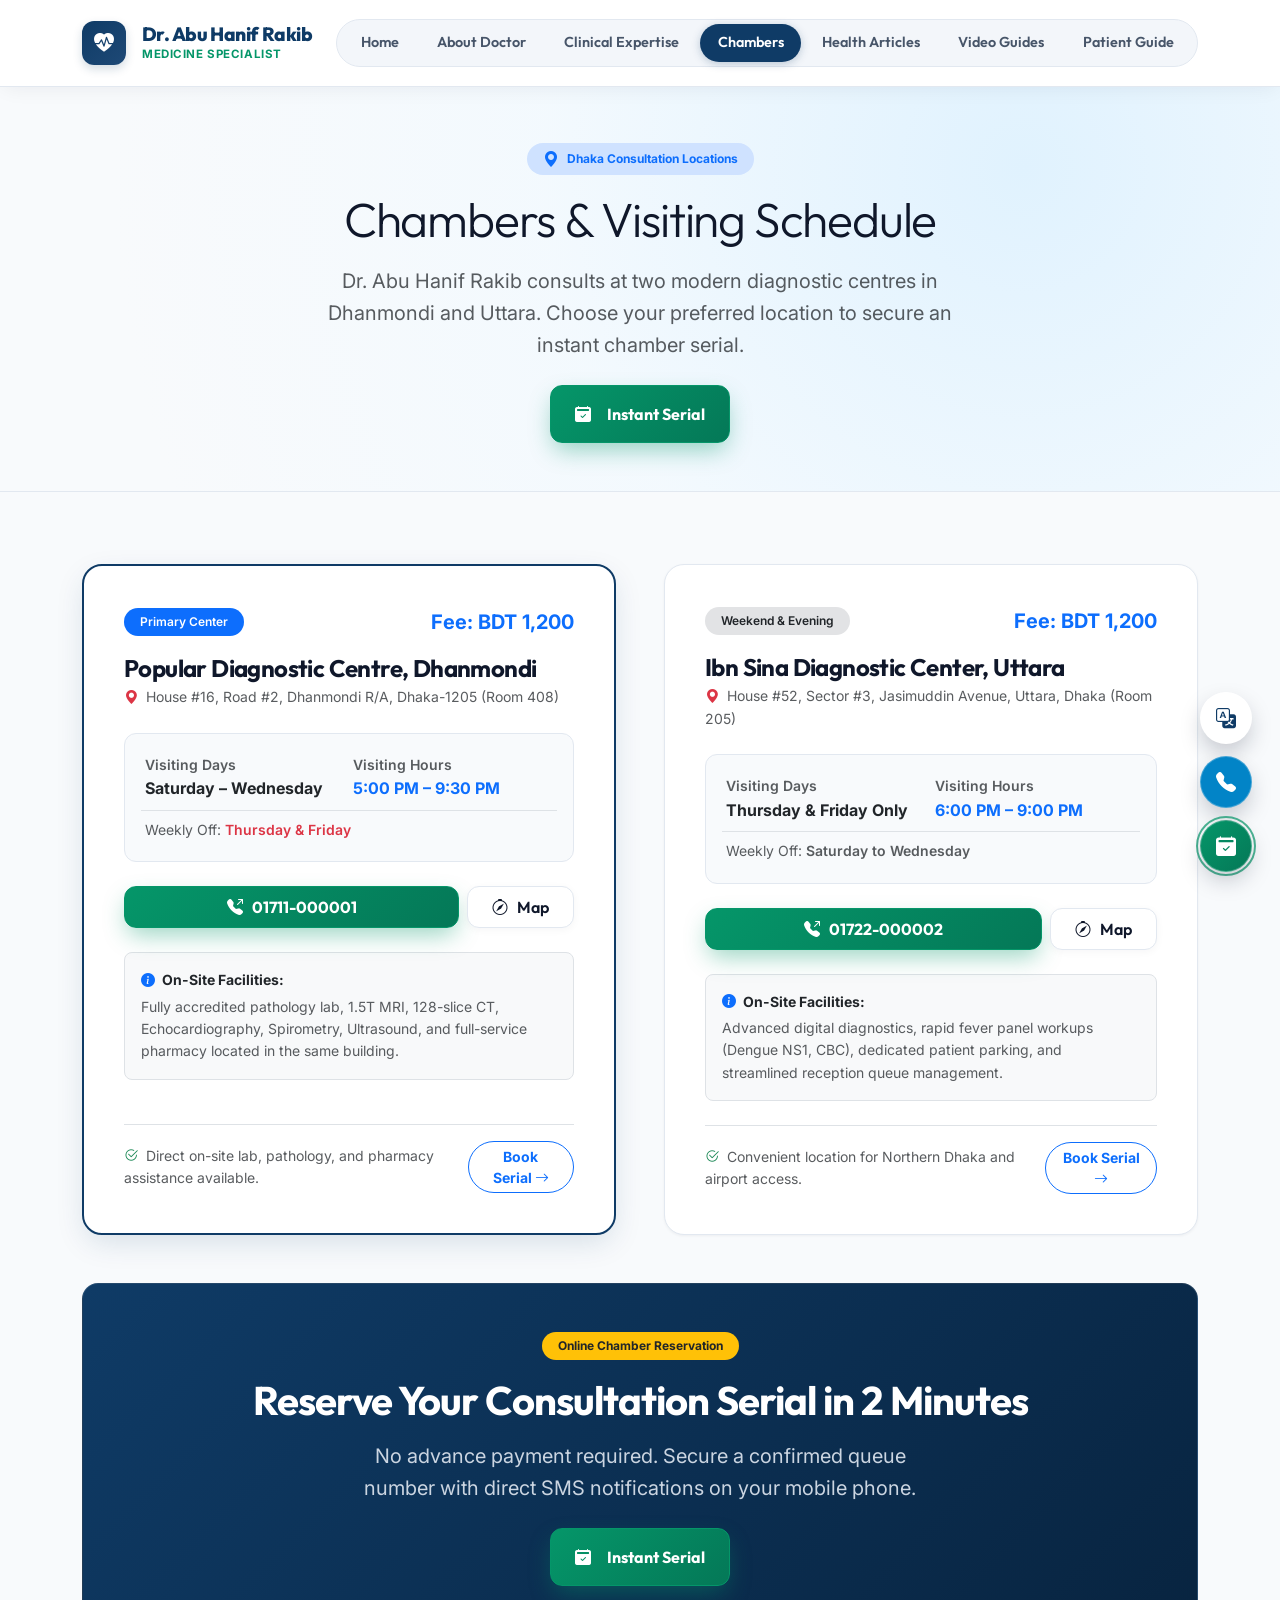
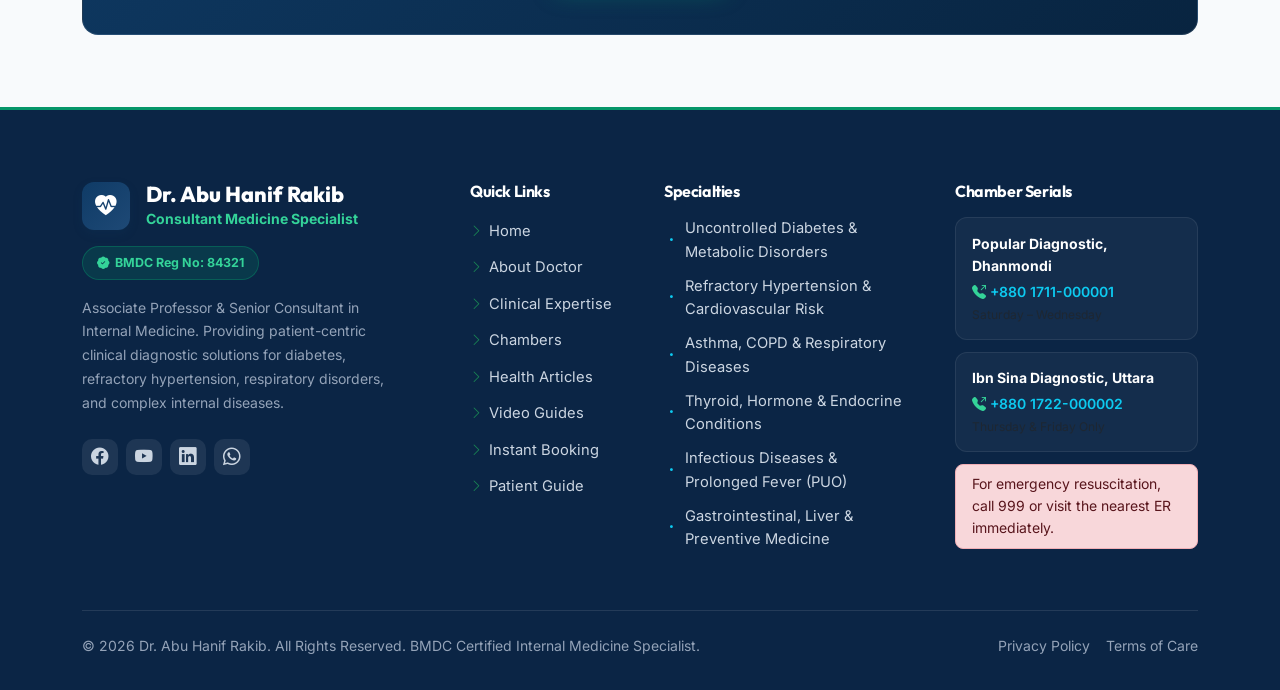
<file: legacy_html/chambers.html>
<!DOCTYPE html>
<html lang="en">
<head>
  <meta charset="UTF-8">
  <meta name="viewport" content="width=device-width, initial-scale=1.0">
  <title>Chambers & Visiting Schedule | Dr. Abu Hanif Rakib</title>
  <meta name="description" content="Chamber locations, visiting days, consultation fees, and direct telephone serial numbers for Dr. Abu Hanif Rakib in Dhanmondi and Uttara, Dhaka.">
  <meta name="keywords" content="Dr Abu Hanif Rakib Chamber, Popular Diagnostic Dhanmondi serial, Ibn Sina Uttara serial, Medicine Specialist chamber Dhaka, Visiting hours">
  <meta name="author" content="Dr. Abu Hanif Rakib">
  <meta name="robots" content="index, follow">

  <link rel="preconnect" href="https://fonts.googleapis.com">
  <link rel="preconnect" href="https://fonts.gstatic.com" crossorigin>
  <link href="https://fonts.googleapis.com/css2?family=Inter:wght@300;400;500;600;700&family=Noto+Sans+Bengali:wght@400;500;600;700;800&family=Outfit:wght@500;600;700;800;900&display=swap" rel="stylesheet">

  <link href="https://cdn.jsdelivr.net/npm/bootstrap@5.3.3/dist/css/bootstrap.min.css" rel="stylesheet">
  <link rel="stylesheet" href="https://cdn.jsdelivr.net/npm/bootstrap-icons@1.11.3/font/bootstrap-icons.min.css">
  <script src="https://cdn.jsdelivr.net/npm/bootstrap@5.3.3/dist/js/bootstrap.bundle.min.js"></script>
  <style>
    .turbo-progress-bar {
      height: 3px !important;
      background-color: var(--accent) !important;
      box-shadow: 0 0 10px rgba(5, 150, 105, 0.6) !important;
    }

    @keyframes pageEnterAnim {
      from {
        opacity: 0.94;
        transform: translateY(2px);
      }
      to {
        opacity: 1;
        transform: translateY(0);
      }
    }

    body {
      animation: pageEnterAnim 0.15s cubic-bezier(0.16, 1, 0.3, 1);
    }

    :root {
      --primary: #0F3B66;
      --primary-hover: #0a2744;
      --accent: #059669;
      --accent-hover: #047857;
      --accent-light: #d1fae5;
      --soft-accent: #E0F2FE;
      --bg-slate: #F8FAFC;
      --card-surface: #FFFFFF;
      --text-primary: #0F172A;
      --text-muted: #475569;
      --border-color: #E2E8F0;
      --radius: 12px;
      --radius-lg: 20px;
      --shadow-sm: 0 1px 3px rgba(15, 23, 42, 0.05);
      --shadow-md: 0 8px 24px -4px rgba(15, 23, 42, 0.08);
      --shadow-lg: 0 18px 40px -6px rgba(15, 59, 102, 0.12);
    }

    * {
      box-sizing: border-box;
    }

    html {
      scroll-behavior: smooth;
    }

    body {
      font-family: 'Inter', sans-serif;
      background-color: var(--bg-slate);
      color: var(--text-primary);
      line-height: 1.6;
      overflow-x: hidden;
      padding-bottom: 74px;
    }

    body.lang-bn {
      font-family: 'Noto Sans Bengali', 'Inter', sans-serif;
    }

    @media (min-width: 992px) {
      body {
        padding-bottom: 0;
      }
    }

    h1, h2, h3, h4, h5, h6, .brand-font {
      font-family: 'Outfit', sans-serif;
      color: var(--text-primary);
      letter-spacing: -0.025em;
    }

    body.lang-bn h1,
    body.lang-bn h2,
    body.lang-bn h3,
    body.lang-bn h4,
    body.lang-bn h5,
    body.lang-bn h6,
    body.lang-bn .brand-font {
      font-family: 'Noto Sans Bengali', sans-serif;
      letter-spacing: 0;
    }

    p {
      color: var(--text-muted);
    }

    a {
      text-decoration: none;
      transition: all 0.25s ease;
    }

    .site-header {
      background: rgba(255, 255, 255, 0.95);
      backdrop-filter: blur(14px);
      -webkit-backdrop-filter: blur(14px);
      border-bottom: 1px solid var(--border-color);
      box-shadow: 0 4px 20px -4px rgba(15, 23, 42, 0.07);
      position: sticky;
      top: 0;
      z-index: 1030;
    }

    .brand-avatar-badge {
      width: 44px;
      height: 44px;
      border-radius: 12px;
      background: linear-gradient(135deg, #0F3B66 0%, #1e4976 100%);
      color: #FFFFFF;
      display: flex;
      align-items: center;
      justify-content: center;
      font-size: 1.25rem;
      box-shadow: 0 4px 10px rgba(15, 59, 102, 0.18);
    }

    .brand-title {
      font-family: 'Outfit', sans-serif;
      font-weight: 800;
      font-size: 1.2rem;
      color: var(--primary);
      line-height: 1.15;
      letter-spacing: -0.03em;
    }

    .brand-subtitle {
      font-size: 0.72rem;
      font-weight: 700;
      letter-spacing: 0.05em;
      text-transform: uppercase;
      color: var(--accent);
    }

    .nav-pill-container {
      background: rgba(241, 245, 249, 0.85);
      backdrop-filter: blur(8px);
      border: 1px solid var(--border-color);
      border-radius: 9999px;
      padding: 0.25rem 0.35rem;
      gap: 0.2rem;
    }

    .nav-pill-item {
      font-family: 'Outfit', sans-serif;
      font-weight: 600;
      font-size: 0.9rem;
      color: var(--text-muted) !important;
      padding: 0.45rem 1.1rem !important;
      border-radius: 9999px;
      transition: all 0.2s ease;
    }

    body.lang-bn .nav-pill-item {
      font-family: 'Noto Sans Bengali', sans-serif;
      font-size: 0.94rem;
    }

    .nav-pill-item:hover {
      color: var(--primary) !important;
      background-color: #FFFFFF;
      box-shadow: var(--shadow-sm);
    }

    .nav-pill-item.active {
      color: #FFFFFF !important;
      background-color: var(--primary) !important;
      box-shadow: 0 2px 8px rgba(15, 59, 102, 0.25);
    }

    .hero-chambers-banner {
      background: radial-gradient(circle at 80% 20%, #E0F2FE 0%, rgba(240, 249, 255, 0.6) 45%, var(--bg-slate) 85%);
      padding: 3.5rem 0 3rem;
      border-bottom: 1px solid var(--border-color);
    }

    .chamber-card {
      background: #FFFFFF;
      border-radius: var(--radius-lg);
      border: 1px solid var(--border-color);
      padding: 2.5rem;
      box-shadow: var(--shadow-sm);
      transition: all 0.35s ease;
      position: relative;
      height: 100%;
      display: flex;
      flex-direction: column;
      justify-content: space-between;
    }

    .chamber-card:hover {
      transform: translateY(-5px);
      box-shadow: var(--shadow-lg);
      border-color: var(--accent);
    }

    .chamber-card.featured {
      border: 2px solid var(--primary);
      box-shadow: 0 10px 30px -4px rgba(15, 59, 102, 0.15);
    }

    .chamber-schedule-grid {
      background-color: var(--bg-slate);
      border: 1px solid var(--border-color);
      border-radius: var(--radius);
      padding: 1.25rem;
      margin: 1.5rem 0;
    }

    .btn-brand-primary {
      background: linear-gradient(135deg, #059669 0%, #047857 100%);
      border: 1px solid #059669;
      color: #FFFFFF !important;
      font-family: 'Outfit', sans-serif;
      font-weight: 700;
      padding: 0.82rem 1.85rem;
      border-radius: var(--radius);
      display: inline-flex;
      align-items: center;
      gap: 0.55rem;
      box-shadow: 0 10px 24px -4px rgba(5, 150, 105, 0.42);
      transition: all 0.3s cubic-bezier(0.16, 1, 0.3, 1);
    }

    body.lang-bn .btn-brand-primary {
      font-family: 'Noto Sans Bengali', sans-serif;
    }

    .btn-brand-primary:hover {
      background: linear-gradient(135deg, #047857 0%, #065f46 100%);
      border-color: #047857;
      color: #FFFFFF !important;
      transform: translateY(-3px);
      box-shadow: 0 16px 32px -4px rgba(5, 150, 105, 0.52);
    }

    .btn-brand-outline {
      background-color: #FFFFFF;
      border: 1.5px solid var(--border-color);
      color: var(--text-primary);
      font-family: 'Outfit', sans-serif;
      font-weight: 600;
      padding: 0.8rem 1.5rem;
      border-radius: var(--radius);
      display: inline-flex;
      align-items: center;
      gap: 0.55rem;
      box-shadow: 0 2px 8px rgba(15, 23, 42, 0.04);
      transition: all 0.25s ease;
    }

    .btn-brand-outline:hover {
      border-color: var(--primary);
      background-color: #F8FAFC;
      color: var(--primary);
      transform: translateY(-2px);
    }

    .site-footer {
      background: #0B2545;
      color: #94a3b8;
      padding: 4.5rem 0 2rem;
      border-top: 3px solid #059669;
      position: relative;
    }

    .footer-brand-title {
      font-family: 'Outfit', sans-serif;
      font-weight: 800;
      font-size: 1.35rem;
      color: #FFFFFF;
      line-height: 1.2;
    }

    body.lang-bn .footer-brand-title {
      font-family: 'Noto Sans Bengali', sans-serif;
    }

    .footer-badge-bmdc {
      background: rgba(5, 150, 105, 0.18);
      border: 1px solid rgba(5, 150, 105, 0.4);
      color: #34d399;
      font-size: 0.78rem;
      font-weight: 700;
      padding: 0.35rem 0.85rem;
      border-radius: 9999px;
      display: inline-flex;
      align-items: center;
      gap: 0.4rem;
    }

    .footer-chamber-pill {
      background: rgba(255, 255, 255, 0.04);
      border: 1px solid rgba(255, 255, 255, 0.08);
      border-radius: var(--radius);
      padding: 0.9rem 1rem;
      transition: all 0.25s ease;
      margin-bottom: 0.75rem;
    }

    .footer-chamber-pill:hover {
      background: rgba(255, 255, 255, 0.07);
      border-color: rgba(5, 150, 105, 0.4);
      transform: translateY(-2px);
    }

    .footer-nav a {
      color: #cbd5e1;
      display: inline-flex;
      align-items: center;
      gap: 0.4rem;
      margin-bottom: 0.65rem;
      font-size: 0.92rem;
      transition: all 0.2s ease;
    }

    .footer-nav a:hover {
      color: #FFFFFF;
      transform: translateX(3px);
    }

    .footer-social-btn {
      width: 36px;
      height: 36px;
      border-radius: 10px;
      background: rgba(255, 255, 255, 0.08);
      color: #cbd5e1;
      display: inline-flex;
      align-items: center;
      justify-content: center;
      font-size: 1.1rem;
      transition: all 0.2s ease;
    }

    .footer-social-btn:hover {
      background: var(--accent);
      color: #FFFFFF;
      transform: translateY(-2px);
    }

    .floating-action-dock {
      position: fixed;
      bottom: 28px;
      right: 28px;
      z-index: 1040;
      display: flex;
      flex-direction: column;
      gap: 12px;
      align-items: flex-end;
    }

    .dock-btn-wrapper {
      position: relative;
      display: flex;
      align-items: center;
      justify-content: flex-end;
    }

    .dock-tooltip-pill {
      position: absolute;
      right: calc(100% + 14px);
      background: #0F172A;
      color: #FFFFFF;
      font-size: 0.8rem;
      font-weight: 600;
      padding: 0.45rem 0.9rem;
      border-radius: 9999px;
      white-space: nowrap;
      pointer-events: none;
      opacity: 0;
      transform: translateX(8px);
      transition: opacity 0.25s ease, transform 0.25s ease;
      box-shadow: var(--shadow-md);
      border: 1px solid rgba(255, 255, 255, 0.1);
    }

    body.lang-bn .dock-tooltip-pill {
      font-family: 'Noto Sans Bengali', sans-serif;
    }

    .dock-btn-wrapper:hover .dock-tooltip-pill {
      opacity: 1;
      transform: translateX(0);
    }

    .dock-action-btn {
      width: 52px;
      height: 52px;
      border-radius: 50%;
      display: flex;
      align-items: center;
      justify-content: center;
      font-size: 1.25rem;
      box-shadow: 0 10px 25px -4px rgba(15, 23, 42, 0.28);
      border: 1.5px solid rgba(255, 255, 255, 0.25);
      cursor: pointer;
      position: relative;
      transition: transform 0.25s cubic-bezier(0.16, 1, 0.3, 1), box-shadow 0.25s ease;
      text-decoration: none;
    }

    .dock-action-btn:hover {
      transform: scale(1.1);
      box-shadow: 0 14px 30px -2px rgba(15, 23, 42, 0.38);
    }

    .dock-btn-lang {
      background: #FFFFFF;
      color: var(--primary);
    }

    .dock-btn-phone {
      background: #0284C7;
      color: #FFFFFF;
    }

    .dock-btn-appointment {
      background: linear-gradient(135deg, #059669 0%, #047857 100%);
      color: #FFFFFF;
    }

    .dock-pulse-wave {
      position: absolute;
      top: -4px;
      left: -4px;
      right: -4px;
      bottom: -4px;
      border-radius: 50%;
      border: 2px solid #059669;
      opacity: 0.7;
      animation: dockPulse 2.4s cubic-bezier(0.24, 0, 0.38, 1) infinite;
      pointer-events: none;
    }

    @keyframes dockPulse {
      0% { transform: scale(1); opacity: 0.7; }
      70% { transform: scale(1.4); opacity: 0; }
      100% { transform: scale(1.4); opacity: 0; }
    }

    .sticky-mobile-bar {
      position: fixed;
      bottom: 0;
      left: 0;
      right: 0;
      z-index: 1045;
      background: rgba(255, 255, 255, 0.96);
      backdrop-filter: blur(12px);
      border-top: 1px solid var(--border-color);
      display: flex;
      align-items: center;
      justify-content: space-around;
      padding: 0.5rem 0.75rem;
      box-shadow: 0 -4px 20px rgba(15, 23, 42, 0.08);
    }

    .btn-mobile-quick {
      flex: 1;
      display: flex;
      flex-direction: column;
      align-items: center;
      justify-content: center;
      gap: 0.2rem;
      padding: 0.45rem 0.5rem;
      border-radius: 10px;
      font-size: 0.75rem;
      font-weight: 700;
      text-decoration: none;
      transition: all 0.2s ease;
      margin: 0 0.25rem;
    }

    .btn-mobile-call {
      background: #E0F2FE;
      color: var(--primary);
      border: 1px solid rgba(15, 59, 102, 0.15);
    }

    .btn-mobile-whatsapp {
      background: #25D366;
      color: #FFFFFF !important;
      border: 1px solid #20bd5a;
    }

    .btn-mobile-book {
      background: var(--accent);
      color: #FFFFFF !important;
      border: 1px solid var(--accent);
    }

    @media (min-width: 992px) {
      .sticky-mobile-bar {
        display: none !important;
      }
    }

    @media (max-width: 991.98px) {
      .site-header {
        background: rgba(255, 255, 255, 0.98) !important;
        backdrop-filter: blur(14px) !important;
        -webkit-backdrop-filter: blur(14px) !important;
        border-bottom: 1px solid var(--border-color) !important;
        box-shadow: 0 4px 20px -4px rgba(15, 23, 42, 0.07) !important;
      }
      .nav-pill-container {
        border-radius: var(--radius) !important;
        padding: 0.5rem !important;
        gap: 0.35rem !important;
        background: #F1F5F9 !important;
      }
      .nav-pill-item {
        border-radius: 8px !important;
        padding: 0.65rem 1rem !important;
      }
    }

    @media (min-width: 992px) and (max-width: 1199.98px) {
      .nav-pill-item {
        font-size: 0.78rem !important;
        padding: 0.38rem 0.52rem !important;
      }
      .brand-title {
        font-size: 1.05rem !important;
      }
      .brand-avatar-badge {
        width: 38px !important;
        height: 38px !important;
        font-size: 1.1rem !important;
      }
    }

    .nav-lang-toggle-btn {
      font-family: 'Outfit', sans-serif;
      font-weight: 700;
      font-size: 0.82rem;
      border-color: rgba(15, 59, 102, 0.25);
      color: var(--primary);
      background: #FFFFFF;
      transition: all 0.2s ease;
    }

    body.lang-bn .nav-lang-toggle-btn {
      font-family: 'Noto Sans Bengali', sans-serif;
    }

    .nav-lang-toggle-btn:hover, .nav-lang-toggle-btn:focus {
      background: var(--soft-accent);
      color: var(--primary);
      border-color: var(--primary);
    }

    input[type="date"].form-control {
      min-height: 48px;
    }

  </style>
  <style id="i18n-anti-flash">
    html.i18n-pending body {
      visibility: hidden !important;
      opacity: 0 !important;
    }
  </style>
  <script>
    (function() {
      try {
        var saved = localStorage.getItem('dr_rakib_user_lang');
        var isBn = false;
        if (saved === 'bn') {
          isBn = true;
        } else if (!saved) {
          var tz = (Intl && Intl.DateTimeFormat) ? Intl.DateTimeFormat().resolvedOptions().timeZone || '' : '';
          var userLangs = navigator.languages || [navigator.language || ''];
          var isBdOrIn = tz.includes('Dhaka') || tz.includes('Kolkata') || tz.includes('Calcutta') || tz.includes('Asia/Dhaka') || tz.includes('Asia/Kolkata');
          var hasBn = userLangs.some(function(l) { return l && l.toLowerCase().startsWith('bn'); });
          if (isBdOrIn || hasBn) isBn = true;
        }
        if (isBn) {
          document.documentElement.lang = 'bn';
          document.documentElement.classList.add('lang-bn', 'i18n-pending');
        } else {
          document.documentElement.lang = 'en';
        }
      } catch (e) {}
    })();
  </script>
</head>
<body>

      <header class="site-header sticky-top">
    <nav class="navbar navbar-expand-lg py-2 py-lg-3" aria-label="Primary Navigation">
      <div class="container">
        <a class="navbar-brand d-flex align-items-center gap-3" href="index.html">
          <div class="brand-avatar-badge">
            <i class="bi bi-heart-pulse-fill"></i>
          </div>
          <div>
            <div class="brand-title" data-i18n="hero_doctor_name">Dr. Abu Hanif Rakib</div>
            <div class="brand-subtitle" data-i18n="doc_designation">Medicine Specialist</div>
          </div>
        </a>

        <!-- Mobile Header Actions (Language Switcher + Hamburger Toggler) -->
        <div class="d-flex align-items-center gap-2 d-lg-none">
          <button class="btn btn-sm btn-outline-primary rounded-pill px-3 py-1 d-flex align-items-center gap-1 nav-lang-toggle-btn" type="button" aria-label="Toggle Language / ভাষা পরিবর্তন">
            <i class="bi bi-translate"></i>
            <span class="lang-btn-text">বাংলা</span>
          </button>
          <button class="navbar-toggler border-0 shadow-none p-1" type="button" data-bs-toggle="collapse" data-bs-target="#primaryNav" aria-controls="primaryNav" aria-expanded="false" aria-label="Toggle navigation">
            <i class="bi bi-list fs-1 text-primary"></i>
          </button>
        </div>

        <div class="collapse navbar-collapse" id="primaryNav">
          <div class="ms-auto my-3 my-lg-0">
            <ul class="navbar-nav nav-pill-container d-flex flex-column flex-lg-row align-items-stretch align-items-lg-center mb-0">
              <li class="nav-item">
                <a class="nav-link nav-pill-item" href="index.html" data-i18n="nav_home">Home</a>
              </li>
              <li class="nav-item">
                <a class="nav-link nav-pill-item" href="about.html" data-i18n="nav_about">About Doctor</a>
              </li>
              <li class="nav-item">
                <a class="nav-link nav-pill-item" href="expertise.html" data-i18n="nav_expertise">Clinical Expertise</a>
              </li>
              <li class="nav-item">
                <a class="nav-link nav-pill-item active" href="chambers.html" data-i18n="nav_chambers">Chambers</a>
              </li>
              <li class="nav-item">
                <a class="nav-link nav-pill-item" href="blog.html" data-i18n="nav_articles">Health Articles</a>
              </li>
              <li class="nav-item">
                <a class="nav-link nav-pill-item" href="videos.html" data-i18n="nav_videos">Video Guides</a>
              </li>
              <li class="nav-item">
                <a class="nav-link nav-pill-item" href="faq.html" data-i18n="nav_faq">Patient Guide</a>
              </li>
            </ul>
          </div>
        </div>
      </div>
    </nav>
  </header>

  <main>
    <section class="hero-chambers-banner">
      <div class="container">
        <div class="text-center max-w-700 mx-auto">
          <div class="badge bg-primary-subtle text-primary px-3 py-2 rounded-pill fw-bold mb-3 d-inline-flex align-items-center gap-2">
            <i class="bi bi-geo-alt-fill fs-6"></i>
            <span data-i18n="chambers_hero_badge">Dhaka Consultation Locations</span>
          </div>
          <h1 class="display-5 fw-extrabold mb-3" data-i18n="chambers_page_title">Chambers & Visiting Schedule</h1>
          <p class="fs-5 text-muted mb-4 mx-auto" style="max-width: 680px;" data-i18n="chambers_page_sub">
            Dr. Abu Hanif Rakib consults at two modern diagnostic centres in Dhanmondi and Uttara. Choose your preferred location to secure an instant chamber serial.
          </p>
          <a href="booking.html" class="btn btn-brand-primary px-4 py-3">
            <i class="bi bi-calendar2-check-fill me-2"></i>
            <span data-i18n="btn_instant_serial">Book Online Serial</span>
          </a>
        </div>
      </div>
    </section>

    <section class="py-5">
      <div class="container py-lg-4">
        <div class="row g-5 justify-content-center">
          <div class="col-lg-6">
            <article class="chamber-card featured">
              <div>
                <div class="d-flex align-items-center justify-content-between mb-3">
                  <span class="badge bg-primary text-white px-3 py-2 rounded-pill fw-semibold" data-i18n="chamber1_badge">Primary Center</span>
                  <div class="fs-5 fw-bold text-primary" data-i18n="chamber_fee">Fee: BDT 1,200</div>
                </div>

                <h2 class="fs-4 fw-bold mb-1 brand-font" data-i18n="chamber1_title">Popular Diagnostic Centre, Dhanmondi</h2>
                <p class="text-muted small mb-3"><i class="bi bi-geo-alt-fill text-danger me-1"></i> <span data-i18n="chamber1_addr">House #16, Road #2, Dhanmondi R/A, Dhaka-1205 (Room 408)</span></p>

                <div class="chamber-schedule-grid">
                  <div class="row g-2">
                    <div class="col-6">
                      <div class="small text-muted fw-semibold" data-i18n="label_visiting_days">Visiting Days</div>
                      <div class="fw-bold text-dark" data-i18n="chamber1_days">Saturday – Wednesday</div>
                    </div>
                    <div class="col-6">
                      <div class="small text-muted fw-semibold" data-i18n="label_visiting_hours">Visiting Hours</div>
                      <div class="fw-bold text-primary">5:00 PM – 9:30 PM</div>
                    </div>
                    <div class="col-12 mt-2 pt-2 border-top">
                      <div class="small text-muted"><span data-i18n="label_closed">Weekly Off:</span> <span class="text-danger fw-semibold" data-i18n="chamber1_closed">Thursday & Friday</span></div>
                    </div>
                  </div>
                </div>

                <div class="d-flex flex-wrap gap-2 mb-4">
                  <a href="tel:+8801711000001" class="btn btn-brand-primary flex-grow-1 justify-content-center py-2">
                    <i class="bi bi-telephone-outbound-fill"></i>
                    <span>01711-000001</span>
                  </a>
                  <a href="https://maps.google.com/?q=Popular+Diagnostic+Centre+Dhanmondi+Dhaka" target="_blank" rel="noopener noreferrer" class="btn btn-brand-outline py-2">
                    <i class="bi bi-compass"></i>
                    <span data-i18n="btn_map">Google Map</span>
                  </a>
                </div>

                <div class="p-3 rounded-3 bg-light border mb-4">
                  <div class="fw-bold small text-dark mb-1"><i class="bi bi-info-circle-fill text-primary me-1"></i> <span data-i18n="facility_title">On-Site Facilities:</span></div>
                  <div class="small text-muted" data-i18n="chamber1_facility_desc">Fully accredited pathology lab, 1.5T MRI, 128-slice CT, Echocardiography, Spirometry, Ultrasound, and full-service pharmacy located in the same building.</div>
                </div>
              </div>

              <div class="d-flex align-items-center justify-content-between pt-3 border-top">
                <span class="small text-muted"><i class="bi bi-check2-circle text-success me-1"></i> <span data-i18n="chamber1_note">Direct on-site lab & pharmacy assistance.</span></span>
                <a href="booking.html" class="btn btn-sm btn-outline-primary rounded-pill fw-bold px-3"><span data-i18n="btn_book_here">Book Serial</span> <i class="bi bi-arrow-right"></i></a>
              </div>
            </article>
          </div>

          <div class="col-lg-6">
            <article class="chamber-card">
              <div>
                <div class="d-flex align-items-center justify-content-between mb-3">
                  <span class="badge bg-secondary-subtle text-dark px-3 py-2 rounded-pill fw-semibold" data-i18n="chamber2_badge">Weekend & Evening</span>
                  <div class="fs-5 fw-bold text-primary" data-i18n="chamber_fee">Fee: BDT 1,200</div>
                </div>

                <h2 class="fs-4 fw-bold mb-1 brand-font" data-i18n="chamber2_title">Ibn Sina Diagnostic Center, Uttara</h2>
                <p class="text-muted small mb-3"><i class="bi bi-geo-alt-fill text-danger me-1"></i> <span data-i18n="chamber2_addr">House #52, Sector #3, Jasimuddin Avenue, Uttara, Dhaka (Room 205)</span></p>

                <div class="chamber-schedule-grid">
                  <div class="row g-2">
                    <div class="col-6">
                      <div class="small text-muted fw-semibold" data-i18n="label_visiting_days">Visiting Days</div>
                      <div class="fw-bold text-dark" data-i18n="chamber2_days">Thursday & Friday Only</div>
                    </div>
                    <div class="col-6">
                      <div class="small text-muted fw-semibold" data-i18n="label_visiting_hours">Visiting Hours</div>
                      <div class="fw-bold text-primary">6:00 PM – 9:00 PM</div>
                    </div>
                    <div class="col-12 mt-2 pt-2 border-top">
                      <div class="small text-muted"><span data-i18n="label_closed">Weekly Off:</span> <span class="text-muted fw-semibold" data-i18n="chamber2_closed">Saturday to Wednesday</span></div>
                    </div>
                  </div>
                </div>

                <div class="d-flex flex-wrap gap-2 mb-4">
                  <a href="tel:+8801722000002" class="btn btn-brand-primary flex-grow-1 justify-content-center py-2">
                    <i class="bi bi-telephone-outbound-fill"></i>
                    <span>01722-000002</span>
                  </a>
                  <a href="https://maps.google.com/?q=Ibn+Sina+Diagnostic+Center+Sector+3+Uttara+Dhaka" target="_blank" rel="noopener noreferrer" class="btn btn-brand-outline py-2">
                    <i class="bi bi-compass"></i>
                    <span data-i18n="btn_map">Google Map</span>
                  </a>
                </div>

                <div class="p-3 rounded-3 bg-light border mb-4">
                  <div class="fw-bold small text-dark mb-1"><i class="bi bi-info-circle-fill text-primary me-1"></i> <span data-i18n="facility_title">On-Site Facilities:</span></div>
                  <div class="small text-muted" data-i18n="chamber2_facility_desc">Advanced digital diagnostics, rapid fever panel workups (Dengue NS1, CBC, HCT), digital X-Ray, ECG, and dedicated sample collection counters.</div>
                </div>
              </div>

              <div class="d-flex align-items-center justify-content-between pt-3 border-top">
                <span class="small text-muted"><i class="bi bi-check2-circle text-success me-1"></i> <span data-i18n="chamber2_note">Convenient for Northern Dhaka & Airport zone.</span></span>
                <a href="booking.html" class="btn btn-sm btn-outline-primary rounded-pill fw-bold px-3"><span data-i18n="btn_book_here">Book Serial</span> <i class="bi bi-arrow-right"></i></a>
              </div>
            </article>
          </div>
        </div>

        <div class="mt-5 p-4 p-md-5 rounded-4 text-center text-white position-relative overflow-hidden" style="background: linear-gradient(135deg, #0F3B66 0%, #082440 100%); border: 1px solid rgba(255, 255, 255, 0.1);">
          <div class="max-w-700 mx-auto position-relative" style="z-index: 2;">
            <div class="badge bg-warning text-dark fw-bold px-3 py-2 rounded-pill mb-3" data-i18n="cta_fast_booking">Online Chamber Reservation</div>
            <h2 class="display-6 fw-bold mb-3 text-white" data-i18n="cta_booking_banner_title">Reserve Your Consultation Serial in 2 Minutes</h2>
            <p class="text-slate-300 fs-5 mb-4 mx-auto" style="color: #cbd5e1; max-width: 600px;" data-i18n="cta_booking_banner_sub">
              No advance payment required. Secure a confirmed queue number with direct SMS notifications on your mobile phone.
            </p>
            <a href="booking.html" class="btn btn-brand-primary px-4 py-3 fs-6">
              <i class="bi bi-calendar2-check-fill me-2"></i>
              <span data-i18n="btn_instant_serial">Go to Online Serial Booking Portal</span>
            </a>
          </div>
        </div>
      </div>
    </section>
  </main>

  <footer class="site-footer">
    <div class="container">
      <div class="row g-5 mb-5">
        <div class="col-lg-4">
          <div class="d-flex align-items-center gap-3 mb-3">
            <div class="brand-avatar-badge" style="width: 48px; height: 48px; font-size: 1.35rem;">
              <i class="bi bi-heart-pulse-fill"></i>
            </div>
            <div>
              <div class="footer-brand-title">Dr. Abu Hanif Rakib</div>
              <div class="text-accent small fw-bold" style="color: #34d399;" data-i18n="footer_specialty">Consultant Medicine Specialist</div>
            </div>
          </div>

          <div class="mb-3">
            <span class="footer-badge-bmdc">
              <i class="bi bi-patch-check-fill"></i>
              <span data-i18n="hero_bmdc">BMDC Reg No: 84321</span>
            </span>
          </div>

          <p class="small text-slate-300 mb-4 pe-lg-3" style="color: #94a3b8; line-height: 1.7;" data-i18n="footer_bio">
            Associate Professor & Senior Consultant in Internal Medicine. Providing patient-centric clinical diagnostic solutions for diabetes, refractory hypertension, respiratory disorders, and complex internal diseases.
          </p>

          <div class="d-flex gap-2">
            <a href="https://facebook.com" target="_blank" rel="noopener noreferrer" class="footer-social-btn" aria-label="Doctor Facebook Page">
              <i class="bi bi-facebook"></i>
            </a>
            <a href="https://youtube.com" target="_blank" rel="noopener noreferrer" class="footer-social-btn" aria-label="Doctor YouTube Channel">
              <i class="bi bi-youtube"></i>
            </a>
            <a href="https://linkedin.com" target="_blank" rel="noopener noreferrer" class="footer-social-btn" aria-label="Doctor LinkedIn Profile">
              <i class="bi bi-linkedin"></i>
            </a>
            <a href="https://wa.me/8801700000000" target="_blank" rel="noopener noreferrer" class="footer-social-btn" aria-label="Doctor WhatsApp Assistant">
              <i class="bi bi-whatsapp"></i>
            </a>
          </div>
        </div>

        <div class="col-6 col-md-3 col-lg-2 footer-nav">
          <h3 class="fs-6 fw-bold text-white mb-3 brand-font" data-i18n="footer_quick_links">Quick Links</h3>
          <ul class="list-unstyled mb-0">
            <li><a href="index.html"><i class="bi bi-chevron-right text-success small"></i> <span data-i18n="nav_home">Home</span></a></li>
            <li><a href="about.html"><i class="bi bi-chevron-right text-success small"></i> <span data-i18n="nav_about">About Doctor</span></a></li>
            <li><a href="expertise.html"><i class="bi bi-chevron-right text-success small"></i> <span data-i18n="nav_expertise">Clinical Solutions</span></a></li>
            <li><a href="chambers.html"><i class="bi bi-chevron-right text-success small"></i> <span data-i18n="nav_chambers">Chambers</span></a></li>
            <li><a href="blog.html"><i class="bi bi-chevron-right text-success small"></i> <span data-i18n="nav_articles">Health Articles</span></a></li>
            <li><a href="videos.html"><i class="bi bi-chevron-right text-success small"></i> <span data-i18n="nav_videos">Video Guides</span></a></li>
            <li><a href="booking.html"><i class="bi bi-chevron-right text-success small"></i> <span data-i18n="footer_link_booking">Instant Booking</span></a></li>
            <li><a href="faq.html"><i class="bi bi-chevron-right text-success small"></i> <span data-i18n="nav_faq">FAQ</span></a></li>
          </ul>
        </div>

        <div class="col-6 col-md-3 col-lg-3 footer-nav">
          <h3 class="fs-6 fw-bold text-white mb-3 brand-font" data-i18n="footer_specialties_title">Specialties</h3>
          <ul class="list-unstyled mb-0">
            <li><a href="expertise.html"><i class="bi bi-dot text-info"></i> <span data-i18n="exp_title_1">Diabetes Mellitus</span></a></li>
            <li><a href="expertise.html"><i class="bi bi-dot text-info"></i> <span data-i18n="exp_title_2">Hypertension Control</span></a></li>
            <li><a href="expertise.html"><i class="bi bi-dot text-info"></i> <span data-i18n="exp_title_3">Chest & Asthma Protocols</span></a></li>
            <li><a href="expertise.html"><i class="bi bi-dot text-info"></i> <span data-i18n="exp_title_4">Thyroid Diagnostics</span></a></li>
            <li><a href="expertise.html"><i class="bi bi-dot text-info"></i> <span data-i18n="exp_title_5">Infectious Fever Workups</span></a></li>
            <li><a href="expertise.html"><i class="bi bi-dot text-info"></i> <span data-i18n="exp_title_6">Preventive Health Check</span></a></li>
          </ul>
        </div>

        <div class="col-md-6 col-lg-3">
          <h3 class="fs-6 fw-bold text-white mb-3 brand-font" data-i18n="footer_helplines_title">Chamber Serials</h3>
          <div class="footer-chamber-pill">
            <div class="text-white small fw-bold">Popular Diagnostic, Dhanmondi</div>
            <a href="tel:+8801711000001" class="text-info small text-decoration-none fw-semibold d-inline-flex align-items-center gap-1 mt-1">
              <i class="bi bi-telephone-outbound-fill text-accent" style="color: #34d399;"></i> +880 1711-000001
            </a>
            <div class="text-muted" style="font-size: 0.75rem;" data-i18n="chamber1_days">Sat – Wed (5:00 PM – 9:30 PM)</div>
          </div>

          <div class="footer-chamber-pill">
            <div class="text-white small fw-bold">Ibn Sina Diagnostic, Uttara</div>
            <a href="tel:+8801722000002" class="text-info small text-decoration-none fw-semibold d-inline-flex align-items-center gap-1 mt-1">
              <i class="bi bi-telephone-outbound-fill text-accent" style="color: #34d399;"></i> +880 1722-000002
            </a>
            <div class="text-muted" style="font-size: 0.75rem;" data-i18n="chamber2_days">Thu & Fri (6:00 PM – 9:00 PM)</div>
          </div>

          <div class="p-2 px-3 rounded-3 bg-danger-subtle text-danger-emphasis small border border-danger-subtle mt-2" data-i18n="footer_emergency_notice">
            <i class="bi bi-telephone-plus-fill me-1"></i>
            For emergency resuscitation, call <strong>999</strong> or visit the nearest ER immediately.
          </div>
        </div>
      </div>

      <div class="pt-4 border-top border-secondary-subtle d-flex flex-column flex-md-row align-items-center justify-content-between gap-3 text-center text-md-start" style="border-color: rgba(255, 255, 255, 0.1) !important;">
        <div class="small text-slate-400" style="color: #94a3b8;" data-i18n="footer_copyright">
          &copy; 2026 Dr. Abu Hanif Rakib. All Rights Reserved. BMDC Certified Internal Medicine Specialist.
        </div>
        <div class="small d-flex gap-3">
          <a href="#" class="text-slate-400 text-decoration-none" style="color: #94a3b8;" data-i18n="footer_privacy">Privacy Policy</a>
          <a href="#" class="text-slate-400 text-decoration-none" style="color: #94a3b8;" data-i18n="footer_terms">Terms of Care</a>
        </div>
      </div>
    </div>
  </footer>

  <div class="sticky-mobile-bar" aria-label="Mobile Quick Contacts">
    <a href="tel:+8801700000000" class="btn-mobile-quick btn-mobile-call">
      <i class="bi bi-telephone-fill"></i>
      <span data-i18n="btn_call_serial">Call</span>
    </a>
    <a href="https://wa.me/8801700000000?text=Hello%20Dr.%20Abu%20Hanif%20Rakib%2C%20I%20would%20like%20to%20inquire%20about%20a%20consultation%20serial." target="_blank" rel="noopener noreferrer" class="btn-mobile-quick btn-mobile-whatsapp">
      <i class="bi bi-whatsapp"></i>
      <span>WhatsApp</span>
    </a>
    <a href="booking.html" class="btn-mobile-quick btn-mobile-book">
      <i class="bi bi-calendar2-check-fill"></i>
      <span data-i18n="btn_instant_serial">Instant Serial</span>
    </a>
  </div>

  <div class="floating-action-dock d-none d-lg-flex" aria-label="Quick Actions">
    <div class="dock-btn-wrapper">
      <div class="dock-tooltip-pill">
        <span id="dockLangTooltipText">বাংলায় পরিবর্তন করুন</span>
      </div>
      <button class="dock-action-btn dock-btn-lang" id="dockLangToggle" type="button" aria-label="Toggle Language / ভাষা পরিবর্তন">
        <i class="bi bi-translate"></i>
      </button>
    </div>

    <div class="dock-btn-wrapper">
      <div class="dock-tooltip-pill">
        <i class="bi bi-telephone-outbound-fill text-info me-1"></i>
        <span>হটলাইন: +880 1700-000000</span>
      </div>
      <a href="tel:+8801700000000" class="dock-action-btn dock-btn-phone" aria-label="Call Doctor Serial Hotline">
        <i class="bi bi-telephone-fill"></i>
      </a>
    </div>

    <div class="dock-btn-wrapper">
      <div class="dock-tooltip-pill">
        <i class="bi bi-lightning-charge-fill text-warning me-1"></i>
        <span data-i18n="btn_instant_serial">Instant Serial Booking</span>
      </div>
      <div class="dock-pulse-wave"></div>
      <a href="booking.html" class="dock-action-btn dock-btn-appointment" aria-label="Book Instant Serial">
        <i class="bi bi-calendar2-check-fill"></i>
      </a>
    </div>
  </div>

  <script>
  (function() {
        const translations = {
      en: {
        about_card1_desc: "Fellow of College of Physicians & Surgeons (FCPS - Internal Medicine)",
        about_card1_title: "Post-Graduate Honors",
        about_card2_desc: "Associate Professor, Department of Medicine, Govt. Medical College",
        about_card2_title: "Faculty Designation",
        about_eyebrow: "Personal Biography & Philosophy",
        about_headline: "Clinical Accuracy Built on Careful Listening & Rational Medicine",
        about_hero_badge: "Internal Medicine Specialist",
        about_main_sub: "Learn about the medical background, credentials, and patient-first care philosophy of Dr. Abu Hanif Rakib.",
        about_main_title: "Dedicated to Evidence-Based Healing & Compassionate Clinical Care",
        about_p1: "Dr. Abu Hanif Rakib has earned widespread clinical respect as a dedicated Medicine Specialist in Bangladesh. After completing his undergraduate training with distinction from premier institutions, he completed his residency and earned fellowship in Internal Medicine from the Bangladesh College of Physicians and Surgeons (BCPS).",
        about_p2: "His clinical philosophy centres on treating the whole patient rather than isolated symptoms: avoiding irrational polypharmacy, reducing unnecessary investigational burdens, and framing accessible lifestyle interventions alongside modern therapeutic drugs.",
        art2_desc: "Why hematocrit monitoring, plasma leakage assessment, and strict fluid balance take clinical precedence over platelets alone during the critical phase.",
        art2_title: "Dengue Recovery: What Platelet Count Alone Doesn't Tell You",
        art3_desc: "Recognizing the subtle signs of subclinical hypothyroidism, Vitamin D deficiency, and adult metabolic dysregulation.",
        art3_title: "Chronic Fatigue, Brain Fog, & Unexplained Weight Gain",
        art4_desc: "Exploring why patients on three anti-hypertensive drugs still experience blood pressure spikes due to processed foods and seasonings.",
        art4_title: "Hidden Dietary Sodium & Refractory High Blood Pressure",
        art5_desc: "Why taking Azithromycin or Cefixime for routine sore throats destroys normal flora and fuels lethal multidrug-resistant superbugs.",
        art5_title: "Antibiotic Resistance: A Doctor's Urgent Appeal",
        art6_desc: "Clinical perspectives on gut-brain interactions, the role of chronic sympathetic stress, and avoiding lifelong proton-pump inhibitor overuse.",
        art6_title: "IBS vs Acid Reflux: Deconstructing Gut Inflammation",
        badge_bmdc_title: "BMDC Certified Specialist",
        badge_fcps_sub: "Associate Professor",
        blog1_desc: "A clinical breakdown of caloric distribution, intermittent walking routines, and how early lifestyle intervention delays or prevents Type 2 Diabetes.",
        blog1_tag: "Preventive Health",
        blog1_title: "Lifestyle Modification as Medicine: Reversing Pre-Diabetes",
        blog2_desc: "Why hematocrit monitoring, plasma leakage assessment, and strict fluid balance are far more critical than focusing solely on platelet numbers during acute dengue.",
        blog2_tag: "Infectious Diseases",
        blog2_title: "Dengue Recovery: What Platelet Count Alone Doesn't Tell You",
        blog3_desc: "Recognizing the subtle signs of subclinical hypothyroidism, Vitamin D deficiency, and metabolic exhaustion in modern urban lifestyles.",
        blog3_tag: "Diagnostic Care",
        blog3_title: "Chronic Fatigue, Brain Fog, & Unexplained Weight Gain",
        blog_badge: "Doctor's Medical Writings",
        blog_eyebrow: "Medical Insights & Writings",
        blog_headline: "Articles & Clinical Columns",
        blog_hub_sub: "Authoritative, evidence-based clinical articles and health insights written by Dr. Abu Hanif Rakib.",
        blog_hub_title: "Medical Journal & Health Articles",
        blog_read_more: "Read Full Column",
        blog_sub: "Educational articles and health columns written by Dr. Abu Hanif Rakib to foster public health literacy and rational lifestyle choices.",
        book_benefit1_desc: "Receive serial number and estimated arrival time directly on your phone.",
        book_benefit1_title: "Instant Mobile Confirmation",
        book_benefit2_desc: "Consultation fee (BDT 1,200) is paid on-site at the chamber reception counter.",
        book_benefit2_title: "Zero Upfront Payment Required",
        book_benefit3_desc: "Optionally attach previous prescriptions and lab tests so the doctor is well-prepared for your visit.",
        book_benefit3_title: "Pre-Consultation Clinical Intake",
        book_eyebrow: "Instant Reservation",
        book_headline: "Priority Consultation Booking",
        book_hero_badge: "Priority Chamber Reservation",
        book_sub: "Fast verification and direct serial confirmation with chamber staff. Fill in your details below to secure your consultation appointment.",
        booking_success_title: "Serial Request Confirmed!",
        btn_book_here: "Book Serial",
        btn_book_serial: "Book Serial",
        btn_book_serial_now: "Book Consultation Serial",
        btn_call_serial: "Call Serial",
        btn_consult_domain: "Consult Specialist",
        btn_explore_expertise: "Explore Specialties",
        btn_instant_serial: "Instant Serial",
        btn_map: "Map",
        btn_play_video: "Play Inside",
        btn_read_article: "Read Full Article",
        btn_view_all_articles: "View All Health Articles",
        btn_view_all_videos: "View All Video Guides",
        btn_view_chambers: "View Chambers & Hours",
        chamber1_addr: "House #16, Road #2, Dhanmondi R/A, Dhaka-1205 (Room 408)",
        chamber1_badge: "Primary Center",
        chamber1_closed: "Thursday & Friday",
        chamber1_days: "Saturday – Wednesday",
        chamber1_facility_desc: "Fully accredited pathology lab, 1.5T MRI, 128-slice CT, Echocardiography, Spirometry, Ultrasound, and full-service pharmacy located in the same building.",
        chamber1_note: "Direct on-site lab, pathology, and pharmacy assistance available.",
        chamber1_title: "Popular Diagnostic Centre, Dhanmondi",
        chamber2_addr: "House #52, Sector #3, Jasimuddin Avenue, Uttara, Dhaka (Room 205)",
        chamber2_badge: "Weekend & Evening",
        chamber2_closed: "Saturday to Wednesday",
        chamber2_days: "Thursday & Friday Only",
        chamber2_facility_desc: "Advanced digital diagnostics, rapid fever panel workups (Dengue NS1, CBC), dedicated patient parking, and streamlined reception queue management.",
        chamber2_note: "Convenient location for Northern Dhaka and airport access.",
        chamber2_title: "Ibn Sina Diagnostic Center, Uttara",
        chamber_fee: "Fee: BDT 1,200",
        chambers_eyebrow: "Visiting Schedule",
        chambers_headline: "Consultation Chambers & Direct Serials",
        chambers_hero_badge: "Dhaka Consultation Locations",
        chambers_page_sub: "Dr. Abu Hanif Rakib consults at two modern diagnostic centres in Dhanmondi and Uttara. Choose your preferred location to secure an instant chamber serial.",
        chambers_page_title: "Chambers & Visiting Schedule",
        chambers_sub: "Dr. Abu Hanif Rakib consults at two premier medical diagnostic centers in Dhaka. Select your preferred chamber to secure a serial.",
        cta_blog_badge: "Personalized Medical Attention",
        cta_blog_sub: "Book a consultation serial to discuss your diagnostic tests, chronic health challenges, and tailored therapeutic roadmap with Dr. Abu Hanif Rakib.",
        cta_blog_title: "Have Questions About Your Health Reports?",
        cta_booking_banner_sub: "No advance payment required. Secure a confirmed queue number with direct SMS notifications on your mobile phone.",
        cta_booking_banner_title: "Reserve Your Consultation Serial in 2 Minutes",
        cta_chamber_badge: "Chamber Consultations",
        cta_chamber_sub: "Visit Dr. Abu Hanif Rakib at Popular Diagnostic Centre Dhanmondi or Ibn Sina Diagnostic Uttara.",
        cta_chamber_title: "Looking for an In-Person Medical Review?",
        cta_consult_badge: "Need In-Person Consultation?",
        cta_consult_sub: "Direct physical examinations, review of prior blood tests and imaging reports, and customized treatment plans.",
        cta_consult_title: "Book a Chamber Serial with Dr. Abu Hanif Rakib",
        cta_expertise_sub: "Consult with Dr. Abu Hanif Rakib for precision diagnosis, medication review, and evidence-based clinical recovery.",
        cta_expertise_title: "Schedule a Detailed Clinical Consultation",
        cta_fast_booking: "Online Chamber Reservation",
        cta_help_sub: "Reach our chamber staff directly by phone, WhatsApp, or reserve your serial online.",
        cta_help_title: "We Are Here to Assist Your Care Journey",
        cta_still_questions: "Still Have Questions?",
        doc_designation: "Medicine Specialist",
        emergency_warning_desc: "For severe chest pain, acute breathlessness, or signs of acute stroke, please visit the nearest hospital emergency department immediately or dial 999.",
        emergency_warning_title: "Medical Emergency Warning",
        exp_app_1: "Prioritizes organ-protective SGLT2 inhibitors and GLP-1 therapy alongside strict nutritional timing to achieve target HbA1c below 6.5% without hypoglycemic risk.",
        exp_app_2: "Identifies concealed secondary hypertension causes (renal artery stenosis, sleep apnea, endocrine adenomas) to prevent premature strokes and heart failure.",
        exp_app_3: "Employs objective spirometry parameters and teaches flawless inhaler spacer techniques rather than resorting to prolonged oral steroid dependence.",
        exp_app_4: "Performs comprehensive Free T3, Free T4, and anti-TPO antibody profiling to deliver precision micro-titrated hormone replenishment.",
        exp_app_5: "Strict hematocrit monitoring and plasma balance protocol for dengue; zero indiscriminate antibiotic prescriptions for benign viral infections.",
        exp_app_6: "Staged gut-microbiome and liver enzyme normalization without long-term proton pump inhibitor dependency or unnecessary dietary restrictions.",
        exp_approach_title: "Doctor's Clinical Approach:",
        exp_desc_1: "Comprehensive glycemic stabilization for brittle Type 2 & Type 1 diabetes, diabetic neuropathy, kidney risk reduction, and individualized insulin regimen formulation.",
        exp_desc_2: "Diagnostic screening for resistant secondary hypertension, lipid profile dyslipidemia, cardiac risk assessment, and long-term arterial protection protocols.",
        exp_desc_3: "Evidence-led therapeutics for chronic refractory cough, bronchial asthma, chronic obstructive pulmonary disease (COPD), allergic bronchitis, and post-viral lung recovery.",
        exp_desc_4: "Investigation and hormone titration for Hypothyroidism, Hyperthyroidism, Hashimoto's thyroiditis, sudden unexplained weight fluctuations, and chronic fatigue syndromes.",
        exp_desc_5: "Systematic clinical workups for pyrexia of unknown origin, persistent dengue, complex typhoid, recurrent urinary tract infections, and rational antibiotic stewardship.",
        exp_desc_6: "Holistic management of irritable bowel symptoms (IBS), non-alcoholic fatty liver disease (NAFLD), hyperuricemia/gout, and comprehensive executive health screenings.",
        exp_title_1: "Uncontrolled Diabetes & Metabolic Disorders",
        exp_title_2: "Refractory Hypertension & Cardiovascular Risk",
        exp_title_3: "Asthma, COPD & Respiratory Diseases",
        exp_title_4: "Thyroid, Hormone & Endocrine Conditions",
        exp_title_5: "Infectious Diseases & Prolonged Fever (PUO)",
        exp_title_6: "Gastrointestinal, Liver & Preventive Medicine",
        expertise_eyebrow: "Core Clinical Solutions",
        expertise_headline: "Proven Protocols for Complex Conditions",
        expertise_hero_badge: "Internal Medicine Disciplines",
        expertise_page_sub: "Systematic medical protocols developed through 15+ years of clinical practice, dedicated to organ preservation, rational antibiotic therapy, and sustainable metabolic stabilization.",
        expertise_page_title: "Specialized Clinical Solutions",
        expertise_sub: "Dedicated, systematic medical management focused on long-term disease remission and organ preservation.",
        facility_title: "On-Site Facilities:",
        faq_a1: "You can either complete the online 2-Click booking form above or dial the dedicated serial hotlines directly (Popular Dhanmondi: +880 1711-000001, Ibn Sina Uttara: +880 1722-000002). Booking lines open daily from 8:00 AM.",
        faq_a2: "Please bring all previous prescriptions, recent diagnostic test slips (blood tests, ECG, imaging reports), and current medication boxes. Having a written timeline of your symptoms is highly encouraged.",
        faq_a3: "Diagnostic reports requested during your consultation can be reviewed within 7 to 10 days without incurring an extra consultation charge.",
        faq_a4: "Yes, telemedicine follow-up is available for existing patients who have had at least one in-person clinical examination at either chamber.",
        faq_a5: "The consultation fee is BDT 1,200 for initial consultations. No advance payment is needed when reserving online. Payment is made directly at the hospital or diagnostic counter upon arrival.",
        faq_a6: "Chambers are meant for scheduled outpatient consultations. In case of acute chest pain, sudden stroke symptoms, severe breathing distress, or heavy bleeding, please visit the emergency room of your nearest hospital or dial 999 immediately.",
        faq_eyebrow: "Patient Help Center",
        faq_headline: "Frequently Asked Questions",
        faq_hero_badge: "Patient Support & Guidelines",
        faq_page_sub: "Clear instructions on serial bookings, report evaluation rules, required medical documents, and what to expect during your consultation.",
        faq_page_title: "Patient Help Guide & FAQs",
        faq_q1: "How do I reserve a serial for Dr. Abu Hanif Rakib?",
        faq_q2: "What should I carry with me on the day of consultation?",
        faq_q3: "What is the report evaluation timeframe?",
        faq_q4: "Does Dr. Abu Hanif Rakib provide telemedicine follow-ups?",
        faq_q5: "How much is the consultation fee and how is it paid?",
        faq_q6: "What if I need urgent medical attention or hospitalization?",
        faq_sub: "Clear guidance on scheduling serials, previous report reviews, and chamber etiquette.",
        filter_all: "All Guides",
        filter_all_articles: "All Articles",
        filter_antibiotic: "Antibiotic Safety",
        filter_art_diabetes: "Diabetes & Metabolism",
        filter_art_heart: "Hypertension & Heart",
        filter_art_infection: "Fever & Infections",
        filter_art_lifestyle: "Lifestyle & Diet",
        filter_bp: "Blood Pressure & Heart",
        filter_diabetes: "Diabetes & Metabolism",
        filter_fever: "Fever & Dengue",
        filter_lungs: "Asthma & Chest",
        footer_bio: "Associate Professor & Senior Consultant in Internal Medicine. Providing patient-centric clinical diagnostic solutions for diabetes, refractory hypertension, respiratory disorders, and complex internal diseases.",
        footer_copyright: "© 2026 Dr. Abu Hanif Rakib. All Rights Reserved. BMDC Certified Internal Medicine Specialist.",
        footer_emergency_notice: "For emergency resuscitation, call 999 or visit the nearest ER immediately.",
        footer_helplines_title: "Chamber Serials",
        footer_link_booking: "Instant Booking",
        footer_privacy: "Privacy Policy",
        footer_quick_links: "Quick Links",
        footer_specialties_title: "Specialties",
        footer_specialty: "Consultant Medicine Specialist",
        footer_terms: "Terms of Care",
        form_age: "Age",
        form_badge: "Open For Serials",
        form_btn_submit: "Confirm Serial Request & Get Confirmation",
        form_chamber: "Select Chamber",
        form_collapse_title: "Add Clinical Details (Optional)",
        form_consent: "I agree to receive appointment serial confirmation and reminder SMS on my phone.",
        form_date: "Preferred Date",
        form_gender: "Gender",
        form_name: "Patient Name",
        form_phone: "Mobile Number",
        form_reassurance: "No advance payment needed. Serial confirmed via SMS.",
        form_subtitle: "Priority Chamber Queue • Fast 2-Step",
        form_symptoms: "Primary Symptoms / Reason for Visit",
        form_title: "Quick Appointment Form",
        form_upload_formats: "Supported formats: PDF, JPG, PNG (Max 15MB)",
        form_upload_hint: "Click to browse or drag & drop reports here",
        form_upload_label: "Attach Previous Prescriptions / Lab Reports",
        form_upload_optional: "Optional • Doctor Review",
        form_visit_type: "Visit Type",
        gender_female: "Female",
        gender_male: "Male",
        gender_other: "Other",
        hero_bio: "Providing authoritative, evidence-based diagnostic care and individualized treatment protocols for chronic, metabolic, and complex non-surgical conditions. Dedicated to clinical precision and patient dignity.",
        hero_bmdc: "BMDC Reg No: 84321",
        hero_cta_book: "Book Appointment / Serial",
        hero_cta_chambers: "View Chambers & Schedule",
        hero_designation: "Senior Consultant & Medicine Specialist",
        hero_doctor_name: "Dr. Abu Hanif Rakib",
        hero_exp_badge: "12+ Years Clinical Excellence",
        label_closed: "Weekly Off:",
        label_visiting_days: "Visiting Days",
        label_visiting_hours: "Visiting Hours",
        lead_desc: "Pre-diabetes is not a permanent diagnosis—it is a critical physiological window of opportunity. By understanding glycemic kinetics, insulin resistance, and muscle glucose uptake, individuals can normalize HbA1c levels without premature polypharmacy.",
        lead_point_text: "A 15-minute post-meal brisk walk lowers peak postprandial glucose by up to 22% by activating insulin-independent GLUT4 receptors.",
        lead_point_title: "Key Clinical Insight:",
        lead_tag: "Featured Clinical Column",
        lead_title: "Lifestyle Modification as Medicine: Reversing Pre-Diabetes",
        member_apb: "Association of Physicians of Bangladesh (APB)",
        member_bma: "Member, Bangladesh Medical Association",
        metric_exp: "Years of Hospital Experience",
        metric_patients: "Patients Successfully Treated",
        metric_trust: "Patient Trust & Satisfaction",
        nav_about: "About Doctor",
        nav_articles: "Health Articles",
        nav_booking: "Book Serial",
        nav_chambers: "Chambers",
        nav_expertise: "Clinical Expertise",
        nav_faq: "Patient Guide",
        nav_home: "Home",
        nav_videos: "Video Guides",
        opt_dhanmondi: "Popular Diagnostic, Dhanmondi (Sat - Wed)",
        opt_uttara: "Ibn Sina Diagnostic, Uttara (Thu - Fri)",
        phil1_desc: "Strictly avoids unwarranted antibiotic prescriptions for self-limiting viral fevers, guarding patients against toxic side-effects and drug resistance.",
        phil1_title: "Rational Antibiotic Stewardship",
        phil2_desc: "Combines dietary chronobiology, physical routine guidance, and pharmacological therapy to reverse pre-diabetes and achieve long-term glycemic control.",
        phil2_title: "Holistic Metabolic Stabilization",
        phil3_desc: "Dedicates comprehensive time to listen, review previous health trajectories, explain medical findings, and involve the patient in every decision.",
        phil3_title: "Unrushed Patient Consultations",
        philosophy_heading: "Clinical Philosophy & Patient Care",
        reader_author: "Written by Dr. Abu Hanif Rakib, FCPS (Medicine)",
        review1_meta: "Diabetes Patient • Dhanmondi",
        review1_text: "\"Dr. Abu Hanif Rakib is one of the most thorough doctors in Dhaka. He spent over 20 minutes analyzing my fluctuating glucose numbers and adjusted my medication smoothly. My HbA1c is now stable at 6.3%.\"",
        review2_meta: "Hypertension Care • Uttara",
        review2_text: "\"My mother suffered from unexplained high blood pressure spikes for months. Dr. Rakib accurately diagnosed secondary renal artery constriction and helped us avoid severe organ damage. We are eternally grateful.\"",
        review3_meta: "General Medicine • Mirpur",
        review3_text: "\"No unnecessary tests, honest clinical advice, and genuine bedside kindness. When you speak to Dr. Abu Hanif Rakib, you know you are in the hands of a true expert.\"",
        review_eyebrow: "Patient Testimonials",
        review_headline: "Stories of Healing & Recovery",
        review_sub: "Direct feedback from individuals treated under Dr. Abu Hanif Rakib's direct clinical supervision.",
        tag_endocrine: "Endocrine & Thyroid",
        timeline_desc1: "Directing clinical rounds, high-dependency internal medicine care, and clinical trials.",
        timeline_desc2: "Undergraduate bedside teaching, clinical grand rounds, and acute fever diagnostics.",
        timeline_desc3: "Fellowship awarded in internal medicine following intensive clinical examinations.",
        timeline_desc4: "Completed clinical clerkships with distinction in Internal Medicine.",
        timeline_pos1: "Associate Professor, Department of Medicine",
        timeline_pos2: "Assistant Professor, Internal Medicine",
        timeline_title: "Academic Track Record & Credentials",
        v_card1_desc: "Practical clinical advice on what to do when fasting and post-meal glucose spike unexpectedly, and when to seek urgent medical review.",
        v_card1_title: "Managing Sudden Fluctuations in Blood Sugar",
        v_card2_desc: "Understanding systolic and diastolic numbers, salt intake reduction, and protecting kidney and heart health over decades.",
        v_card2_title: "High Blood Pressure: Silent Risks & Prevention",
        v_card3_desc: "Why simple viral fevers do not require antibiotics, and how antibiotic resistance threatens public health in Bangladesh.",
        v_card3_title: "Dangers of Indiscriminate Antibiotic Use",
        v_card4_desc: "Step-by-step guidance on using metered-dose inhalers and rotahalers to achieve optimum pulmonary airway delivery without throat irritation.",
        v_card4_title: "Asthma vs COPD: Correct Inhaler Techniques",
        v_card5_desc: "Why day 4 to day 6 of dengue fever requires vigilant fluid balance monitoring, hematocrit testing, and how to spot plasma leakage early.",
        v_card5_title: "Dengue Critical Phase: Warning Signs & Fluids",
        v_card6_desc: "Evidence-based nutritional shifts, weight optimization guidelines, and hepatic enzyme stabilization protocols to prevent liver fibrosis.",
        v_card6_title: "Reversing Grade 1 & 2 Fatty Liver Clinically",
        video1_desc: "Practical clinical advice on what to do when fasting and post-meal glucose spike unexpectedly, and when to seek urgent medical review.",
        video1_title: "Managing Sudden Fluctuations in Blood Sugar",
        video2_desc: "Understanding systolic and diastolic numbers, salt intake reduction, and protecting kidney and heart health over decades.",
        video2_title: "High Blood Pressure: Silent Risks & Prevention",
        video3_desc: "Why simple viral fevers do not require antibiotics, and how antibiotic resistance threatens public health in Bangladesh.",
        video3_title: "Dangers of Indiscriminate Antibiotic Use",
        video_badge_antibiotic: "Antibiotic Safety",
        video_badge_bp: "Hypertension Care",
        video_badge_diabetes: "Diabetes & Diet",
        video_eyebrow: "Patient Education & Video Guides",
        video_headline: "Clinical Health Tips & Doctor's Advice",
        video_hub_badge: "Doctor's Video Archive",
        video_hub_sub: "Authentic, evidence-based health guidance and disease prevention discussions directly from Dr. Abu Hanif Rakib. Play any video directly inside this website.",
        video_hub_title: "Clinical Video Guides & Health Advice",
        video_sub: "Watch Dr. Abu Hanif Rakib discuss prevention, symptom management, and rational medical treatment directly on this website.",
        visit_followup: "Follow-Up (30 Days)",
        visit_new: "New Consultation",
        visit_report: "Report Evaluation"
      },
      bn: {
        about_card1_desc: "ফেলো অব কলেজ অব ফিজিশিয়ান্স অ্যান্ড সার্জনস (FCPS - মেডিসিন)",
        about_card1_title: "উচ্চতর ডিগ্রি ও ফেলোশিপ",
        about_card2_desc: "সহযোগী অধ্যাপক, মেডিসিন বিভাগ, সরকারি মেডিকেল কলেজ",
        about_card2_title: "বর্তমান পদবী",
        about_eyebrow: "ব্যক্তিগত প্রোফাইল ও দর্শন",
        about_headline: "মনোযোগ সহকারে শোনা ও যুক্তিভিত্তিক সঠিক চিকিৎসার প্রতিশ্রুতি",
        about_hero_badge: "মেডিসিন বিশেষজ্ঞ পরিচিতি",
        about_main_sub: "ডাঃ মোঃ আবু হানিফ রাকিবের চিকিৎসা দর্শন, প্রাতিষ্ঠানিক অভিজ্ঞতা ও কর্মজীবন সম্পর্কে বিস্তারিত জানুন।",
        about_main_title: "আধুনিক চিকিৎসাসেবা ও মানবিক আন্তরিকতায় নিবেদিত",
        about_p1: "ডাঃ আবু হানিফ রাকিব বাংলাদেশের একজন স্বনামধন্য ও নিষ্ঠাবান মেডিসিন বিশেষজ্ঞ। ঢাকা মেডিকেল কলেজ থেকে কৃতিত্বের সাথে এমবিবিএস শেষ করার পর বাংলাদেশ কলেজ অব ফিজিশিয়ান্স অ্যান্ড সার্জনস (BCPS) থেকে ইন্টারনাল মেডিসিনে ফেলোশিপ (FCPS) অর্জন করেন।",
        about_p2: "অপ্রয়োজনীয় টেস্ট বা অতিরিক্ত ওষুধের পরিবর্তে তিনি রোগীর মূল সমস্যা চিহ্নিত করা এবং ওষুধের সাথে কার্যকর লাইফস্টাইল পরিবর্তনের ওপর গুরুত্ব দেন।",
        art2_desc: "ডেঙ্গু জ্বরে প্লাটিলেটের চেয়ে রক্তের ঘনত্ব বা হেমাটোক্রিট এবং তরলের ভারসাম্য বজায় রাখা কেন জীবনরক্ষাকারী।",
        art2_title: "ডেঙ্গু জ্বর: শুধু প্লাটিলেট কাউন্টই কি সবকিছু?",
        art3_desc: "দীর্ঘমেয়াদী ক্লান্তি ও কাজে অনীহার পেছনে থাইরয়েড ও ভিটামিন ডি ঘাটতির নীরব প্রভাব চিহ্নিত করুন।",
        art3_title: "অতিরিক্ত ক্লান্তি, স্মৃতিভ্রম ও হঠাৎ ওজন বৃদ্ধি",
        art4_desc: "তিনটি প্রেশারের ওষুধ খেয়েও প্রেশার নিয়ন্ত্রণে না আসার পেছনে প্রক্রিয়াজাত খাবারের গোপন সোডিয়ামের ভূমিকা।",
        art4_title: "লুকানো লবণ ও অনিয়ন্ত্রিত উচ্চ রক্তচাপের রহস্য",
        art5_desc: "সামান্য সর্দি-কাশিতে অ্যান্টিবায়োটিক খেয়ে বন্ধ করে দিলে শরীরের রোগজীবাণু কীভাবে ভয়াবহ প্রতিরোধী হয়ে ওঠে।",
        art5_title: "অযথা অ্যান্টিবায়োটিক সেবন: চিকিৎসকের জরুরি সতর্কতা",
        art6_desc: "মস্তিষ্ক ও পরিপাকতন্ত্রের সম্পর্ক, মানসিক চাপ এবং প্রতিদিন গ্যাস্ট্রিকের ওষুধের ওপর নির্ভরতা কমানোর উপায়।",
        art6_title: "আইবিএস বনাম এসিডিটি: পেটের দীর্ঘমেয়াদী সমস্যার সমাধান",
        badge_bmdc_title: "বিএমডিসি রেজিস্টার্ড স্পেশালিস্ট",
        badge_fcps_sub: "সহযোগী অধ্যাপক (মেডিসিন)",
        blog1_desc: "নিয়মিত হাঁটা, পরিমিত ক্যালোরি ও খাদ্যাভ্যাস পরিবর্তনের মাধ্যমে কীভাবে ডায়াবেটিস থেকে দূরে থাকা সম্ভব।",
        blog1_tag: "প্রতিরোধমূলক স্বাস্থ্য",
        blog1_title: "ওষুধ নয়, জীবনযাত্রাই চিকিৎসা: প্রি-ডায়াবেটিস নিয়ন্ত্রণ",
        blog2_desc: "হেমাটোক্রিট পর্যবেক্ষণ, প্লাজমা লিকেজ ও তরল ব্যবস্থাপনার গুরুত্ব কেন প্লাটিলেট সংখ্যার চেয়েও বেশি।",
        blog2_tag: "সংক্রামক ব্যাধি",
        blog2_title: "ডেঙ্গু জ্বর: শুধু প্লাটিলেট কাউন্টই কি সবকিছু?",
        blog3_desc: "সাবক্লিনিক্যাল হাইপোথাইরয়েডিজম, ভিটামিন ডি ঘাটতি ও আধুনিক শহুরে জীবনে দীর্ঘমেয়াদী অবসাদের লক্ষণ।",
        blog3_tag: "ডায়াগনস্টিক সচেতনতা",
        blog3_title: "অতিরিক্ত ক্লান্তি, স্মৃতিভ্রম ও হঠাৎ ওজন বৃদ্ধি",
        blog_badge: "স্বাস্থ্য বিষয়ক নিয়মিত কলাম",
        blog_eyebrow: "চিকিৎসা ও জীবনধারা",
        blog_headline: "স্বাস্থ্য পরামর্শ ও বিশেষজ্ঞ নিবন্ধ",
        blog_hub_sub: "সাধারণ মানুষের স্বাস্থ্য সচেতনতায় ডাঃ মোঃ আবু হানিফ রাকিবের তথ্যবহুল ও সময়োপযোগী চিকিৎসামূলক প্রবন্ধ।",
        blog_hub_title: "মেডিকেল জার্নাল ও স্বাস্থ্য পরামর্শ",
        blog_read_more: "সম্পূর্ণ কলাম পড়ুন",
        blog_sub: "জনস্বাস্থ্য সচেতনতা বৃদ্ধি ও সুস্থ জীবনযাপনে দিকনির্দেশনা দিতে ডাঃ আবু হানিফ রাকিবের লিখিত স্বাস্থ্য পরামর্শ।",
        book_benefit1_desc: "আপনার সিরিয়াল নম্বর ও সম্ভাব্য পৌঁছানোর সময় মোবাইলে পেয়ে যাবেন।",
        book_benefit1_title: "মোবাইলে দ্রুত এসএমএস কনফার্মেশন",
        book_benefit2_desc: "কনসালটেশন ফি (১,২০০ টাকা) চেম্বারের কাউন্টারে সরাসরি পরিশোধ করবেন।",
        book_benefit2_title: "আগে কোনো ফি দিতে হবে না",
        book_benefit3_desc: "আপনার পূর্বের প্রেসক্রিপশন ও টেস্ট রিপোর্ট আপলোড করার সুবিধা, যাতে ডাক্তার পূর্বেই প্রস্তুত থাকতে পারেন।",
        book_benefit3_title: "পূর্ববর্তী রিপোর্ট জমা দেওয়ার সুযোগ",
        book_eyebrow: "অনলাইন অ্যাপয়েন্টমেন্ট",
        book_headline: "অগ্রাধিকার ভিত্তিতে সিরিয়াল বুকিং",
        book_hero_badge: "সহজ চেম্বার সিরিয়াল বুকিং",
        book_sub: "চেম্বার কর্মীদের সাথে সরাসরি সিরিয়াল নিশ্চিতকরণ ও দ্রুত যাচাই। সিরিয়াল পেতে নিচের তথ্যগুলো পূরণ করুন।",
        booking_success_title: "সিরিয়াল আবেদন গৃহীত হয়েছে!",
        btn_book_here: "সিরিয়াল নিন",
        btn_book_serial: "সিরিয়াল বুক",
        btn_book_serial_now: "সিরিয়াল বুক করুন",
        btn_call_serial: "কল করুন",
        btn_consult_domain: "পরামর্শ নিন",
        btn_explore_expertise: "বিশেষজ্ঞ সেবাসমূহ",
        btn_instant_serial: "সিরিয়াল নিন",
        btn_map: "ম্যাপ",
        btn_play_video: "ওয়েবসাইটে চালান",
        btn_read_article: "সম্পূর্ণ প্রবন্ধ পড়ুন",
        btn_view_all_articles: "সকল স্বাস্থ্য পরামর্শ ও নিবন্ধ দেখুন",
        btn_view_all_videos: "সকল ভিডিও গাইড দেখুন",
        btn_view_chambers: "চেম্বার ও সময়সূচি",
        chamber1_addr: "বাড়ি #১৬, রোড #২, ধানমন্ডি আ/এ, ঢাকা-১২০৫ (রুম ৪০৮)",
        chamber1_badge: "প্রধান চেম্বার",
        chamber1_closed: "বৃহস্পতিবার ও শুক্রবার",
        chamber1_days: "শনিবার – বুধবার",
        chamber1_facility_desc: "সার্বক্ষণিক প্যাথলজি ল্যাব, ১.৫টি এমআরআই, ১২৮-স্লাইস সিটি স্ক্যান, ইকোকার্ডিওগ্রাফি, স্পাইরোমেট্রি ও পূর্ণাঙ্গ ফার্মেসি সেবা একই ভবনে।",
        chamber1_note: "চেম্বারে তাৎক্ষণিক রক্ত পরীক্ষা ও ওষুধের সুবিধা রয়েছে।",
        chamber1_title: "পপুলার ডায়াগনস্টিক সেন্টার, ধানমন্ডি",
        chamber2_addr: "বাড়ি #৫২, সেক্টর #৩, জসীমউদ্দীন এভিনিউ, উত্তরা, ঢাকা (রুম ২০৫)",
        chamber2_badge: "উত্তরা চেম্বার",
        chamber2_closed: "শনিবার থেকে বুধবার",
        chamber2_days: "বৃহস্পতিবার ও শুক্রবার",
        chamber2_facility_desc: "উন্নত ডিজিটাল ডায়াগনস্টিকস, দ্রুত ডেঙ্গু প্যানেল টেস্ট (NS1, CBC), নিজস্ব পার্কিং ব্যবস্থা ও রোগী বান্ধব অভ্যর্থনা সেবা।",
        chamber2_note: "উত্তর ঢাকা ও আশপাশের রোগীদের জন্য সুবিধাজনক লোকেশন।",
        chamber2_title: "ইবনে সিনা ডায়াগনস্টিক সেন্টার, উত্তরা",
        chamber_fee: "ভিজিট: ১,২০০ টাকা",
        chambers_eyebrow: "চেম্বার সময়সূচী",
        chambers_headline: "চেম্বারের তথ্য ও সরাসরি সিরিয়াল নম্বর",
        chambers_hero_badge: "ঢাকার চেম্বার ও সময়সূচি",
        chambers_page_sub: "ডাঃ মোঃ আবু হানিফ রাকিব ধানমন্ডি ও উত্তরার দুটি আধুনিক ডায়াগনস্টিক সেন্টারে নিয়মিত রোগী দেখেন। আপনার সুবিধাজনক স্থান বেছে নিন।",
        chambers_page_title: "চেম্বার ও রোগী দেখার সময়সূচি",
        chambers_sub: "ডাঃ আবু হানিফ রাকিব ঢাকার দুটি স্বনামধন্য ডায়াগনস্টিক সেন্টারে রোগী দেখেন। আপনার সুবিধাজনক চেম্বার বেছে নিন।",
        cta_blog_badge: "বিশেষজ্ঞ চিকিৎসকের পরামর্শ",
        cta_blog_sub: "আপনার টেস্ট রিপোর্ট পর্যালোচনা ও আধুনিক চিকিৎসার জন্য ডাঃ আবু হানিফ রাকিবের চেম্বারে সিরিয়াল বুক করুন।",
        cta_blog_title: "আপনার স্বাস্থ্য রিপোর্ট নিয়ে চিন্তিত?",
        cta_booking_banner_sub: "কোনো অগ্রিম ফি লাগবে না। অনলাইনে বুকিং করলেই নিশ্চিত সিরিয়াল নম্বর পাবেন এসএমএস-এর মাধ্যমে।",
        cta_booking_banner_title: "মাত্র ২ মিনিটে নিশ্চিত করুন ডাক্তারের সিরিয়াল",
        cta_chamber_badge: "চেম্বার সিরিয়াল সেবা",
        cta_chamber_sub: "ধানমন্ডি পপুলার ডায়াগনস্টিক ও উত্তরা ইবনে সিনা চেম্বারে সিরিয়াল বুক করুন সহজ নিয়মে।",
        cta_chamber_title: "চেম্বারে সরাসরি বিশেষজ্ঞ পরামর্শ চান?",
        cta_consult_badge: "সরাসরি চিকিৎসা পরামর্শ প্রয়োজন?",
        cta_consult_sub: "চেম্বারে সরাসরি রিপোর্ট দেখিয়ে প্রেসক্রিপশন ও সুনির্দিষ্ট চিকিৎসা পরামর্শ নিন।",
        cta_consult_title: "ডাঃ আবু হানিফ রাকিবের সাথে চেম্বারে পরামর্শ নিন",
        cta_expertise_sub: "আপনার শারীরিক জটিলতা ও ওষুধ পর্যালোচনার জন্য ডাঃ মোঃ আবু হানিফ রাকিবের সাথে সাক্ষাত করুন।",
        cta_expertise_title: "বিশেষজ্ঞ চিকিৎসকের সাথে সাক্ষাতের সময় নির্ধারণ করুন",
        cta_fast_booking: "অনলাইন সিরিয়াল সেবা",
        cta_help_sub: "চেম্বারের হটলাইনে ফোন করুন, হোয়াটসঅ্যাপে মেসেজ দিন অথবা অনলাইনে এখনই সিরিয়াল বুক করুন।",
        cta_help_title: "আপনার যে কোনো জিজ্ঞাসায় আমরা পাশে আছি",
        cta_still_questions: "আরও কিছু জানার আছে?",
        doc_designation: "মেডিসিন বিশেষজ্ঞ",
        emergency_warning_desc: "হঠাৎ বুকে তীব্র ব্যথা, অতিরিক্ত শ্বাসকষ্ট বা প্যারালাইসিসের লক্ষণে অবিলম্বে নিকটস্থ হাসপাতালের জরুরি বিভাগ অথবা ৯৯৯-এ যোগাযোগ করুন।",
        emergency_warning_title: "জরুরি সতর্কতা",
        exp_app_1: "কিডনি ও হার্ট সুরক্ষাকারী আধুনিক ডায়াবেটিস ওষুধ এবং নিয়ন্ত্রিত খাদ্যতালিকার মাধ্যমে সুগার নিয়ন্ত্রণ।",
        exp_app_2: "অনিয়ন্ত্রিত উচ্চ রক্তচাপের নেপথ্য কারণ শনাক্তকরণ ও অপ্রয়োজনীয় মাত্রাতিরিক্ত ওষুধ পরিহার।",
        exp_app_3: "স্পাইরোমেট্রি টেস্ট ও ইনহেলারের সঠিক প্রয়োগ পদ্ধতির মাধ্যমে শ্বাসকষ্ট ও সিওপিডির কার্যকর নিয়ন্ত্রণ।",
        exp_app_4: "সম্পূর্ণ থাইরয়েড অ্যান্টিবডি প্রোফাইলিং এবং রোগীর শারীরিক লক্ষণ অনুযায়ী থাইরয়েড ওষুধের সুনির্দিষ্ট ডোজ নির্ধারণ।",
        exp_app_5: "ডেঙ্গু ও জ্বরে হেমাটোক্রিট পর্যবেক্ষণ ও প্লাজমা ব্যালেন্স নিশ্চিতকরণ; অপ্রয়োজনীয় অ্যান্টিবায়োটিক সম্পূর্ণ পরিহার।",
        exp_app_6: "দীর্ঘদিন এসিডিটির ওষুধ না দিয়ে জীবনযাত্রা ও খাদ্যাভ্যাস পরিবর্তনের মাধ্যমে ফ্যাটি লিভার ও আইবিএস নিরাময়।",
        exp_approach_title: "চিকিৎসকের মূল কর্মপদ্ধতি:",
        exp_desc_1: "টাইপ-১ ও টাইপ-২ ডায়াবেটিস নিয়ন্ত্রণ, ইনসুলিন সমন্বয়, কিডনি ও স্নায়ু সুরক্ষা এবং সুনির্দিষ্ট খাদ্য পরামর্শ।",
        exp_desc_2: "অনিয়ন্ত্রিত ব্লাড প্রেশার, রক্তের অতিরিক্ত কোলেস্টেরল নিয়ন্ত্রণ এবং স্ট্রোক ও হার্ট অ্যাটাকের ঝুঁকি কমানো।",
        exp_desc_3: "দীর্ঘদিনের কাশি, হাঁপানি, অ্যালার্জিক ব্রঙ্কাইটিস ও শ্বাসতন্ত্রের সংক্রমণজনিত জটিলতার আধুনিক চিকিৎসা।",
        exp_desc_4: "হাইপোথাইরয়েডিজম, হঠাৎ ওজন হ্রাস বা বৃদ্ধি, দীর্ঘস্থায়ী অবসাদ ও বিভিন্ন হরমোন ভারসাম্যহীনতার চিকিৎসা।",
        exp_desc_5: "অজ্ঞাত কারণে দীর্ঘদিন জ্বর (PUO), ডেঙ্গু, টাইফয়েড ও বারবার প্রস্রাবে ইনফেকশনের সঠিক অ্যান্টিবায়োটিক চিকিৎসা।",
        exp_desc_6: "আইবিএস (IBS), ফ্যাটি লিভার, পেটের দীর্ঘস্থায়ী সমস্যা ও বার্ষিক রুটিন স্বাস্থ্য পরীক্ষা সেবা।",
        exp_title_1: "অনিয়ন্ত্রিত ডায়াবেটিস ও মেটাবলিক সমস্যা",
        exp_title_2: "উচ্চ রক্তচাপ ও হৃদরোগের ঝুঁকি নিয়ন্ত্রণ",
        exp_title_3: "অ্যাজমা, শ্বাসকষ্ট ও সিওপিডি (COPD)",
        exp_title_4: "থাইরয়েড ও হরমোনজনিত সমস্যা",
        exp_title_5: "দীর্ঘদিনের জ্বর ও সংক্রামক ব্যাধি",
        exp_title_6: "গ্যাস্ট্রিক, লিভার ও প্রতিরোধমূলক স্বাস্থ্য পরীক্ষা",
        expertise_eyebrow: "বিশেষজ্ঞ সেবা",
        expertise_headline: "যেসব জটিল রোগের বিশেষায়িত চিকিৎসা দেওয়া হয়",
        expertise_hero_badge: "বিশেষায়িত চিকিৎসা ক্ষেত্রসমূহ",
        expertise_page_sub: "১৫+ বছরের চিকিৎসালয় অভিজ্ঞতা ও উচ্চতর ফেলোশিপের আলোকে জটিল মেডিসিন রোগের কার্যকর সমাধান।",
        expertise_page_title: "বিশেষায়িত চিকিৎসা ও রোগ ব্যবস্থাপনা",
        expertise_sub: "রোগীর সার্বিক সুস্থতা এবং অঙ্গ-প্রত্যঙ্গ সুরক্ষিত রাখতে নিয়মতান্ত্রিক চিকিৎসা প্রদান।",
        facility_title: "উপলব্ধ ডায়াগনস্টিক সুবিধাসমূহ:",
        faq_a1: "আপনি ওয়েবসাইটের ২-ক্লিক ফর্মের মাধ্যমে অনলাইনে অথবা সকাল ৮টা থেকে চেম্বারের নম্বরে সরাসরি ফোন দিয়ে সিরিয়াল নিতে পারবেন (ধানমন্ডি: ০১৭১১-০০০০০১, উত্তরা: ০১৭২২-০০০০০২)।",
        faq_a2: "রোগীর পূর্ববর্তী সমস্ত প্রেসক্রিপশন, সাম্প্রতিক টেস্ট রিপোর্ট (সিবিসি, সুগার, লিপিড প্রোফাইল ইত্যাদি) এবং বর্তমান ঔষধের তালিকা সঙ্গে আনা জরুরি।",
        faq_a3: "প্রথম সাক্ষাতে দেওয়া পরীক্ষাগুলোর রিপোর্ট ৭ থেকে ১০ দিনের মধ্যে বিনামূল্যে ডাক্তার স্যারকে দেখানো যাবে।",
        faq_a4: "পূর্বে চেম্বারে স্বশরীরে দেখানো রোগীদের ক্ষেত্রে প্রয়োজন অনুযায়ী ফলো-আপে টেলিমেডিসিন পরামর্শের সুবিধা দেওয়া হয়।",
        faq_a5: "প্রথমবার পরামর্শ ফি ১,২০০ টাকা। অনলাইনে কোনো অগ্রিম ফি লাগে না; চেম্বারে এসে রিসেপশন কাউন্টারে পরিশোধ করবেন।",
        faq_a6: "চেম্বার শুধুমাত্র পূর্বনির্ধারিত বহিঃবিভাগীয় পরামর্শের জন্য। তীব্র বুকে ব্যথা বা স্ট্রোকের মতো জরুরি অবস্থায় অবিলম্বে নিকটস্থ হাসপাতালের ইমার্জেন্সিতে যান।",
        faq_eyebrow: "রোগী সহায়তা কেন্দ্র",
        faq_headline: "সাধারণ কিছু প্রশ্নোত্তর",
        faq_hero_badge: "রোগী সহায়তা ও তথ্যাবলী",
        faq_page_sub: "সিরিয়াল বুকিং, রিপোর্ট দেখানোর নিয়ম, প্রয়োজনীয় কাগজপত্র এবং চেম্বার সংক্রান্ত তথ্যের সহজ নির্দেশিকা।",
        faq_page_title: "রোগী সহায়তা ও সাধারণ প্রশ্নোত্তর",
        faq_q1: "ডাঃ আবু হানিফ রাকিবের সিরিয়াল কীভাবে নেওয়া যায়?",
        faq_q2: "প্রথম সাক্ষাতে সাথে কী কী কাগজপত্র আনা উচিত?",
        faq_q3: "রিপোর্ট দেখানোর নিয়ম কী?",
        faq_q4: "অনলাইন বা টেলিমেডিসিনে রোগী দেখেন কি?",
        faq_q5: "পরামর্শ ফি কত এবং কীভাবে পরিশোধ করতে হয়?",
        faq_q6: "জরুরি চিকিৎসা বা হাসপাতালে ভর্তির প্রয়োজন হলে কী করব?",
        faq_sub: "সিরিয়াল বুকিং, রিপোর্ট দেখানো ও চেম্বার সংক্রান্ত প্রয়োজনীয় তথ্য।",
        filter_all: "সকল ভিডিও",
        filter_all_articles: "সকল প্রবন্ধ",
        filter_antibiotic: "অ্যান্টিবায়োটিক",
        filter_art_diabetes: "ডায়াবেটিস ও মেটাবলিজম",
        filter_art_heart: "উচ্চ রক্তচাপ ও হার্ট",
        filter_art_infection: "জ্বর ও ইনফেকশন",
        filter_art_lifestyle: "জীবনযাত্রা ও খাদ্যাভ্যাস",
        filter_bp: "উচ্চ রক্তচাপ",
        filter_diabetes: "ডায়াবেটিস",
        filter_fever: "জ্বর ও ডেঙ্গু",
        filter_lungs: "শ্বাসকষ্ট ও হাঁপানি",
        footer_bio: "সহযোগী অধ্যাপক ও সিনিয়র কনসালট্যান্ট (মেডিসিন)। জটিল মেডিসিন, ডায়াবেটিস ও হৃদরোগের আধুনিক চিকিৎসা সেবা।",
        footer_copyright: "© ২০২৬ ডাঃ আবু হানিফ রাকিব। সর্বস্বত্ব সংরক্ষিত। বিএমডিসি রেজিস্টার্ড মেডিসিন বিশেষজ্ঞ।",
        footer_emergency_notice: "জরুরি আশঙ্কাজনক অবস্থায় অবিলম্বে ৯৯৯ অথবা নিকটস্থ হাসপাতালের ইমার্জেন্সিতে যান।",
        footer_helplines_title: "চেম্বার সিরিয়াল",
        footer_link_booking: "সিরিয়াল বুকিং",
        footer_privacy: "গোপনীয়তা নীতি",
        footer_quick_links: "প্রয়োজনীয় লিংক",
        footer_specialties_title: "চিকিৎসা সেবা",
        footer_specialty: "কনসালট্যান্ট মেডিসিন বিশেষজ্ঞ",
        footer_terms: "চিকিৎসা সংক্রান্ত নিয়মাবলী",
        form_age: "বয়স",
        form_badge: "সিরিয়াল চালু আছে",
        form_btn_submit: "সিরিয়াল নিশ্চিত করুন ও কনফার্মেশন পান",
        form_chamber: "চেম্বার নির্বাচন করুন",
        form_collapse_title: "চিকিৎসা সংক্রান্ত অতিরিক্ত তথ্য দিন (ঐচ্ছিক)",
        form_consent: "আমি ফোনে অ্যাপয়েন্টমেন্টের তথ্য ও সিরিয়াল সংক্রান্ত এসএমএস পেতে সম্মত আছি।",
        form_date: "তারিখ নির্ধারণ করুন",
        form_gender: "লিঙ্গ",
        form_name: "রোগীর পুরো নাম",
        form_phone: "মোবাইল নম্বর",
        form_reassurance: "অগ্রিম কোনো ফি দিতে হবে না। এসএমএস-এর মাধ্যমে সিরিয়াল নিশ্চিত করা হবে।",
        form_subtitle: "অগ্রাধিকার সিরিয়াল তালিকা • সহজ ২-ধাপ",
        form_symptoms: "মূল সমস্যা / লক্ষণসমূহ সংক্ষেপে লিখুন",
        form_title: "সিরিয়াল বুকিং ফর্ম",
        form_upload_formats: "সমর্থিত ফরম্যাট: PDF, JPG, PNG (সর্বোচ্চ ১৫ মেগাবাইট)",
        form_upload_hint: "ফাইল নির্বাচন করতে ক্লিক করুন অথবা এখানে টেনে এনে ছাড়ুন",
        form_upload_label: "পূর্ববর্তী প্রেসক্রিপশন / টেস্ট রিপোর্ট যুক্ত করুন",
        form_upload_optional: "ঐচ্ছিক • ডাক্তার পর্যালোচনার জন্য",
        form_visit_type: "রোগীর ধরন",
        gender_female: "মহিলা",
        gender_male: "পুরুষ",
        gender_other: "অন্যান্য",
        hero_bio: "দীর্ঘমেয়াদী জটিল রোগ, অনিয়ন্ত্রিত ডায়াবেটিস, উচ্চ রক্তচাপ ও বিভিন্ন মেডিসিন সংক্রান্ত রোগের আন্তর্জাতিক প্রোটোকল অনুযায়ী সঠিক ও নির্ভরযোগ্য চিকিৎসা প্রদান করেন।",
        hero_bmdc: "বিএমডিসি রেজি. নং: 84321",
        hero_cta_book: "সিরিয়াল বুক করুন",
        hero_cta_chambers: "চেম্বার ও সময়সূচী দেখুন",
        hero_designation: "সিনিয়র কনসালট্যান্ট ও মেডিসিন বিশেষজ্ঞ",
        hero_doctor_name: "ডাঃ মোঃ আবু হানিফ রাকিব",
        hero_exp_badge: "১২+ বছরের অভিজ্ঞ বিশেষজ্ঞ",
        label_closed: "বন্ধের দিন:",
        label_visiting_days: "রোগী দেখার দিন:",
        label_visiting_hours: "রোগী দেখার সময়:",
        lead_desc: "প্রি-ডায়াবেটিস কোনো স্থায়ী রোগ নয়—সঠিক সময়ে খাদ্য পরিবর্তন ও নিয়মিত শারীরিক ব্যায়ামের মাধ্যমে এটিকে সম্পূর্ণ নিরাময় করা সম্ভব।",
        lead_point_text: "ভারী খাবারের পর ১৫ মিনিট হাঁটাহাঁটি রক্তে সুগারের মাত্রা প্রায় ২২% পর্যন্ত কমিয়ে দেয়।",
        lead_point_title: "বিশেষ পরামর্শ:",
        lead_tag: "বিশেষ চিকিৎসকের কলাম",
        lead_title: "ওষুধ নয়, জীবনযাত্রাই চিকিৎসা: প্রি-ডায়াবেটিস নিয়ন্ত্রণ",
        member_apb: "অ্যাসোসিয়েশন অব ফিজিশিয়ান্স অব বাংলাদেশ (APB)",
        member_bma: "সদস্য, বাংলাদেশ মেডিকেল অ্যাসোসিয়েশন (BMA)",
        metric_exp: "বছরের ক্লিনিক্যাল অভিজ্ঞতা",
        metric_patients: "সফলভাবে সুস্থ হওয়া রোগী",
        metric_trust: "রোগীদের আস্থা ও সন্তুষ্টি",
        nav_about: "ডাক্তার সম্পর্কে",
        nav_articles: "স্বাস্থ্য পরামর্শ ও নিবন্ধ",
        nav_booking: "সিরিয়াল বুকিং",
        nav_chambers: "চেম্বার সময়সূচী",
        nav_expertise: "চিকিৎসা সেবা",
        nav_faq: "রোগী নির্দেশিকা",
        nav_home: "হোম",
        nav_videos: "ভিডিও পরামর্শ",
        opt_dhanmondi: "পপুলার ডায়াগনস্টিক, ধানমন্ডি (শনি - বুধ)",
        opt_uttara: "ইবনে সিনা ডায়াগনস্টিক, উত্তরা (বৃহস্পতি - শুক্র)",
        phil1_desc: "সাধারণ ভাইরাল জ্বরে অপ্রয়োজনীয় অ্যান্টিবায়োটিক প্রেসক্রিপশন সম্পূর্ণ পরিহার করে ওষুধের কার্যকারিতা সংরক্ষণ।",
        phil1_title: "যথাযথ অ্যান্টিবায়োটিক প্রয়োগ",
        phil2_desc: "ডায়াবেটিস ও উচ্চ রক্তচাপের দীর্ঘমেয়াদী নিয়ন্ত্রণে খাদ্যাভ্যাস, শারীরিক ব্যায়াম ও আধুনিক ওষুধের সুষম সমন্বয়।",
        phil2_title: "সমন্বিত মেটাবলিক চিকিৎসা",
        phil3_desc: "প্রতিটি রোগীর শারীরিক সমস্যার পুঙ্খানুপুঙ্খ ইতিহাস পর্যালোচনা ও রোগীকে রোগের কারণ স্পষ্টভাবে বুঝিয়ে দেওয়া।",
        phil3_title: "সময় নিয়ে রোগীর কথা শোনা",
        philosophy_heading: "চিকিৎসা দর্শন ও রোগীসেবার অঙ্গীকার",
        reader_author: "লেখক: ডাঃ মোঃ আবু হানিফ রাকিব, এফসিপিএস (মেডিসিন)",
        review1_meta: "ডায়াবেটিস রোগী • ধানমন্ডি",
        review1_text: "\"\u09a1\u09be\u0983 \u0986\u09ac\u09c1 \u09b9\u09be\u09a8\u09bf\u09ab \u09b0\u09be\u0995\u09bf\u09ac \u09b8\u09cd\u09af\u09be\u09b0 \u0985\u09a4\u09cd\u09af\u09a8\u09cd\u09a4 \u09af\u09a4\u09cd\u09a8\u09ac\u09be\u09a8 \u098f\u0995\u099c\u09a8 \u09a1\u09be\u0995\u09cd\u09a4\u09be\u09b0\u0964 \u09a6\u09c0\u09b0\u09cd\u0998 \u09ea \u09ac\u099b\u09b0 \u09a7\u09b0\u09c7 \u09a1\u09be\u09af\u09bc\u09be\u09ac\u09c7\u099f\u09bf\u09b8\u09c7\u09b0 \u09b8\u09ae\u09b8\u09cd\u09af\u09be \u099b\u09bf\u09b2\u0964 \u09b8\u09cd\u09af\u09be\u09b0\u09c7\u09b0 \u0993\u09b7\u09c1\u09a7 \u0993 \u0996\u09be\u09a6\u09cd\u09af\u09a4\u09be\u09b2\u09bf\u0995\u09be \u09ae\u09c7\u09a8\u09c7 \u098f\u0996\u09a8 \u0986\u09ae\u09be\u09b0 HbA1c \u09ec.\u09e9% \u098f \u09a8\u09c7\u09ae\u09c7 \u098f\u09b8\u09c7\u099b\u09c7\u0964\"",
        review2_meta: "উচ্চ রক্তচাপ রোগী • উত্তরা",
        review2_text: "\"\u0986\u09ae\u09be\u09b0 \u09ae\u09be\u09af\u09bc\u09c7\u09b0 \u09b9\u09a0\u09be\u09ce \u09b9\u09a0\u09be\u09ce \u09ac\u09cd\u09b2\u09be\u09a1 \u09aa\u09cd\u09b0\u09c7\u09b6\u09be\u09b0 \u09ac\u09c7\u09dc\u09c7 \u09af\u09c7\u09a4\u0964 \u09b8\u09cd\u09af\u09be\u09b0 \u0985\u09a4\u09cd\u09af\u09a8\u09cd\u09a4 \u09a8\u09bf\u0996\u09c1\u0981\u09a4\u09ad\u09be\u09ac\u09c7 \u09aa\u09b0\u09c0\u0995\u09cd\u09b7\u09be \u0995\u09b0\u09c7 \u0995\u09bf\u09a1\u09a8\u09bf \u0986\u09b0\u09cd\u099f\u09be\u09b0\u09bf\u09b0 \u09b8\u09ae\u09b8\u09cd\u09af\u09be \u099a\u09bf\u09b9\u09cd\u09a8\u09bf\u09a4 \u0995\u09b0\u09c7\u09a8 \u098f\u09ac\u0982 \u09b8\u09ae\u09af\u09bc\u09ae\u09a4\u09cb \u09b8\u09a0\u09bf\u0995 \u099a\u09bf\u0995\u09bf\u09ce\u09b8\u09be \u09a6\u09c7\u09a8\u0964\"",
        review3_meta: "জেনারেল মেডিসিন • মিরপুর",
        review3_text: "\"\u0985\u09b9\u09c7\u09a4\u09c1\u0995 \u0985\u09a4\u09bf\u09b0\u09bf\u0995\u09cd\u09a4 \u09aa\u09b0\u09c0\u0995\u09cd\u09b7\u09be \u09a6\u09c7\u09a8 \u09a8\u09be \u098f\u09ac\u0982 \u09b6\u09be\u09a8\u09cd\u09a4\u09ad\u09be\u09ac\u09c7 \u09aa\u09cd\u09b0\u09a4\u09bf\u099f\u09bf \u0995\u09a5\u09be \u09b6\u09cb\u09a8\u09c7\u09a8\u0964 \u09a2\u09be\u0995\u09be\u09af\u09bc \u098f\u09ae\u09a8 \u0986\u09a8\u09cd\u09a4\u09b0\u09bf\u0995 \u09ae\u09c7\u09a1\u09bf\u09b8\u09bf\u09a8 \u09ac\u09bf\u09b6\u09c7\u09b7\u099c\u09cd\u099e \u09aa\u09be\u0993\u09af\u09bc\u09be \u0986\u09b8\u09b2\u09c7\u0987 \u09ad\u09be\u0997\u09cd\u09af\u09c7\u09b0 \u09ac\u09cd\u09af\u09be\u09aa\u09be\u09b0\u0964\"",
        review_eyebrow: "রোগীদের অভিজ্ঞতা",
        review_headline: "সুস্থ হয়ে ফেরা রোগীদের কিছু কথা",
        review_sub: "ডাঃ আবু হানিফ রাকিবের সরাসরি চিকিৎসায় সুস্থ হওয়া রোগীদের বাস্তব মতামত।",
        tag_endocrine: "হরমোন ও থাইরয়েড",
        timeline_desc1: "ঢাকা মেডিকেল কলেজ ও হাসপাতাল | ২০২১ – বর্তমান",
        timeline_desc2: "স্যার সলিমুল্লাহ মেডিকেল কলেজ (মিটফোর্ড) | ২০১৭ – ২০২১",
        timeline_desc3: "বিসিপিএস (BCPS) থেকে ইন্টারনাল মেডিসিনে মর্যাদাপূর্ণ এফসিপিএস অর্জন।",
        timeline_desc4: "ঢাকা মেডিকেল কলেজ থেকে ইন্টার্নশিপ ও অনার্স সহ এমবিবিএস সম্পন্ন।",
        timeline_pos1: "সহযোগী অধ্যাপক, মেডিসিন বিভাগ",
        timeline_pos2: "সহকারী অধ্যাপক, ইন্টারনাল মেডিসিন",
        timeline_title: "শিক্ষা ও পেশাগত কর্মজীবন",
        v_card1_desc: "খাবার আগে ও পরে সুগার হঠাৎ বেড়ে গেলে করণীয় এবং ইনসুলিনের সঠিক ভারসাম্য রক্ষা।",
        v_card1_title: "রক্তে সুগারের হঠাৎ ওঠা-নামা নিয়ন্ত্রণে করণীয়",
        v_card2_desc: "সিস্টোলিক ও ডায়াস্টোলিক প্রেশার বোঝা এবং হার্ট ও কিডনি সুরক্ষায় লবণ নিয়ন্ত্রণের গুরুত্ব।",
        v_card2_title: "উচ্চ রক্তচাপের নীরব ঝুঁকি ও সুরক্ষার উপায়",
        v_card3_desc: "ভাইরাল জ্বরে কেন অ্যান্টিবায়োটিক লাগে না এবং ওষুধের কার্যকারিতা নষ্ট হওয়ার কারণ।",
        v_card3_title: "অযথা অ্যান্টিবায়োটিক সেবনের মারাত্মক বিপদ",
        v_card4_desc: "ইনহেলার ব্যবহারের সময় সাধারণ ভুলগুলো এড়িয়ে ফুসফুসে ওষুধের সঠিক কার্যকারিতা নিশ্চিতকরণ।",
        v_card4_title: "অ্যাজমা ও সিওপিডি: ইনহেলার ব্যবহারের সঠিক নিয়ম",
        v_card5_desc: "জ্বর কমে যাওয়ার পর ডেঙ্গুর ক্রিটিক্যাল ফেজে সতর্কতা ও চিকিৎসকের নিবিড় পরামর্শ।",
        v_card5_title: "ডেঙ্গু জ্বরের ঝুঁকিপূর্ণ ধাপ ও তরল ব্যবস্থাপনার নিয়ম",
        v_card6_desc: "সঠিক খাদ্যাভ্যাস, ওজন নিয়ন্ত্রণ ও নিয়মতান্ত্রিক জীবনযাত্রার মাধ্যমে ফ্যাটি লিভার দূর করা।",
        v_card6_title: "গ্রেড ১ ও ২ ফ্যাটি লিভার নিরাময়ের বাস্তবসম্মত উপায়",
        video1_desc: "খালি পেটে ও খাওয়ার পরে সুগার বেড়ে গেলে তাৎক্ষণিক কী করবেন এবং কখন জরুরি চিকিৎসকের শরণাপন্ন হবেন।",
        video1_title: "হঠাৎ রক্তের সুগার ওঠানামা করলে করণীয়",
        video2_desc: "ব্লাড প্রেশারের সঠিক মাপ, লবণ নিয়ন্ত্রণের উপায় এবং দীর্ঘমেয়াদে হার্ট ও কিডনি সুস্থ রাখার ক্লিনিক্যাল পরামর্শ।",
        video2_title: "উচ্চ রক্তচাপের নীরব ঝুঁকি ও প্রতিরোধ",
        video3_desc: "সাধারণ ভাইরাল জ্বরে কেন অ্যান্টিবায়োটিক দরকার নেই এবং অ্যান্টিবায়োটিক রেজিস্ট্যান্সের ভয়াবহ পরিণতি।",
        video3_title: "অযথা অ্যান্টিবায়োটিক সেবনের মারাত্মক বিপদ",
        video_badge_antibiotic: "অ্যান্টিবায়োটিক সতর্কতা",
        video_badge_bp: "উচ্চ রক্তচাপ",
        video_badge_diabetes: "ডায়াবেটিস ও খাদ্য",
        video_eyebrow: "রোগী সচেতনতা ও ভিডিও গাইড",
        video_headline: "ভিডিও পরামর্শ ও চিকিৎসকের মতামত",
        video_hub_badge: "ভিডিও পরামর্শ ও স্বাস্থ্যবার্তা",
        video_hub_sub: "রোগ প্রতিরোধ ও সুস্বাস্থ্যের সুরক্ষায় ডাঃ মোঃ আবু হানিফ রাকিবের ভিডিও পরামর্শ ও সচেতনতামূলক নির্দেশিকা।",
        video_hub_title: "চিকিৎসকের তথ্যবহুল ভিডিও গাইড",
        video_sub: "বিভিন্ন রোগ প্রতিরোধ, লক্ষণ সনাক্তকরণ ও সঠিক চিকিৎসা সম্পর্কে ডাঃ আবু হানিফ রাকিবের ভিডিও আলোচনা সরাসরি এই ওয়েবসাইটে দেখুন।",
        visit_followup: "পুরাতন রোগী (৩০ দিনের মধ্যে)",
        visit_new: "নতুন রোগী",
        visit_report: "রিপোর্ট দেখানোর জন্য"
      }
    };

    function getInitialLang() {
      try {
        var saved = localStorage.getItem('dr_rakib_user_lang');
        if (saved === 'bn' || saved === 'en') return saved;
      } catch (e) {}
      try {
        var tz = Intl.DateTimeFormat().resolvedOptions().timeZone || '';
        var userLangs = navigator.languages || [navigator.language || ''];
        var isBdOrIn = tz.includes('Dhaka') || tz.includes('Kolkata') || tz.includes('Calcutta') || tz.includes('Asia/Dhaka') || tz.includes('Asia/Kolkata');
        var hasBengali = userLangs.some(function(l) { return l && l.toLowerCase().startsWith('bn'); });
        if (isBdOrIn || hasBengali) return 'bn';
      } catch (err) {}
      return 'en';
    }

    var currentLang = getInitialLang();

    function applyLanguage(lang, persist) {
      if (persist) {
        try {
          localStorage.setItem('dr_rakib_user_lang', lang);
        } catch (e) {}
      }
      currentLang = lang;
      if (lang === 'bn') {
        document.documentElement.lang = 'bn';
        document.body.classList.add('lang-bn');
      } else {
        document.documentElement.lang = 'en';
        document.body.classList.remove('lang-bn');
      }

      var dockTooltip = document.getElementById('dockLangTooltipText');
            document.querySelectorAll('.nav-lang-toggle-btn .lang-btn-text').forEach(function(el) {
        el.textContent = lang === 'bn' ? 'EN' : 'বাংলা';
      });
      var dockBtnLabel = document.getElementById('dockLangBtnLabel');
      if (lang === 'bn') {
        if (dockTooltip) dockTooltip.textContent = 'Switch to English';
        if (dockBtnLabel) dockBtnLabel.textContent = 'EN';
      } else {
        if (dockTooltip) dockTooltip.textContent = 'বাংলায় দেখুন';
        if (dockBtnLabel) dockBtnLabel.textContent = 'বাংলা';
      }

      document.querySelectorAll('[data-i18n]').forEach(function(el) {
        var key = el.getAttribute('data-i18n');
        if (translations[lang] && translations[lang][key] !== undefined) {
          el.textContent = translations[lang][key];
        }
      });
      document.documentElement.classList.remove('i18n-pending');
    }

    applyLanguage(currentLang, false);

    document.querySelectorAll('#dockLangToggle, .nav-lang-toggle-btn').forEach(function(btn) {
      btn.onclick = function(e) {
        e.preventDefault();
        var nextLang = currentLang === 'bn' ? 'en' : 'bn';
        applyLanguage(nextLang, true);
      };
    });

    var siteHeader = document.querySelector('.site-header');
    if (siteHeader) {
      function checkScroll() {
        if (window.scrollY > 30) {
          siteHeader.classList.add('scrolled');
        } else {
          siteHeader.classList.remove('scrolled');
        }
      }
      window.addEventListener('scroll', checkScroll);
      checkScroll();
    }
      var dateInput = document.getElementById('consultationDate');
      if (dateInput) {
        try {
          var today = new Date().toISOString().split('T')[0];
          dateInput.setAttribute('min', today);
        } catch (e) {}
      }



  })();
  </script>
</body>
</html>
</file>
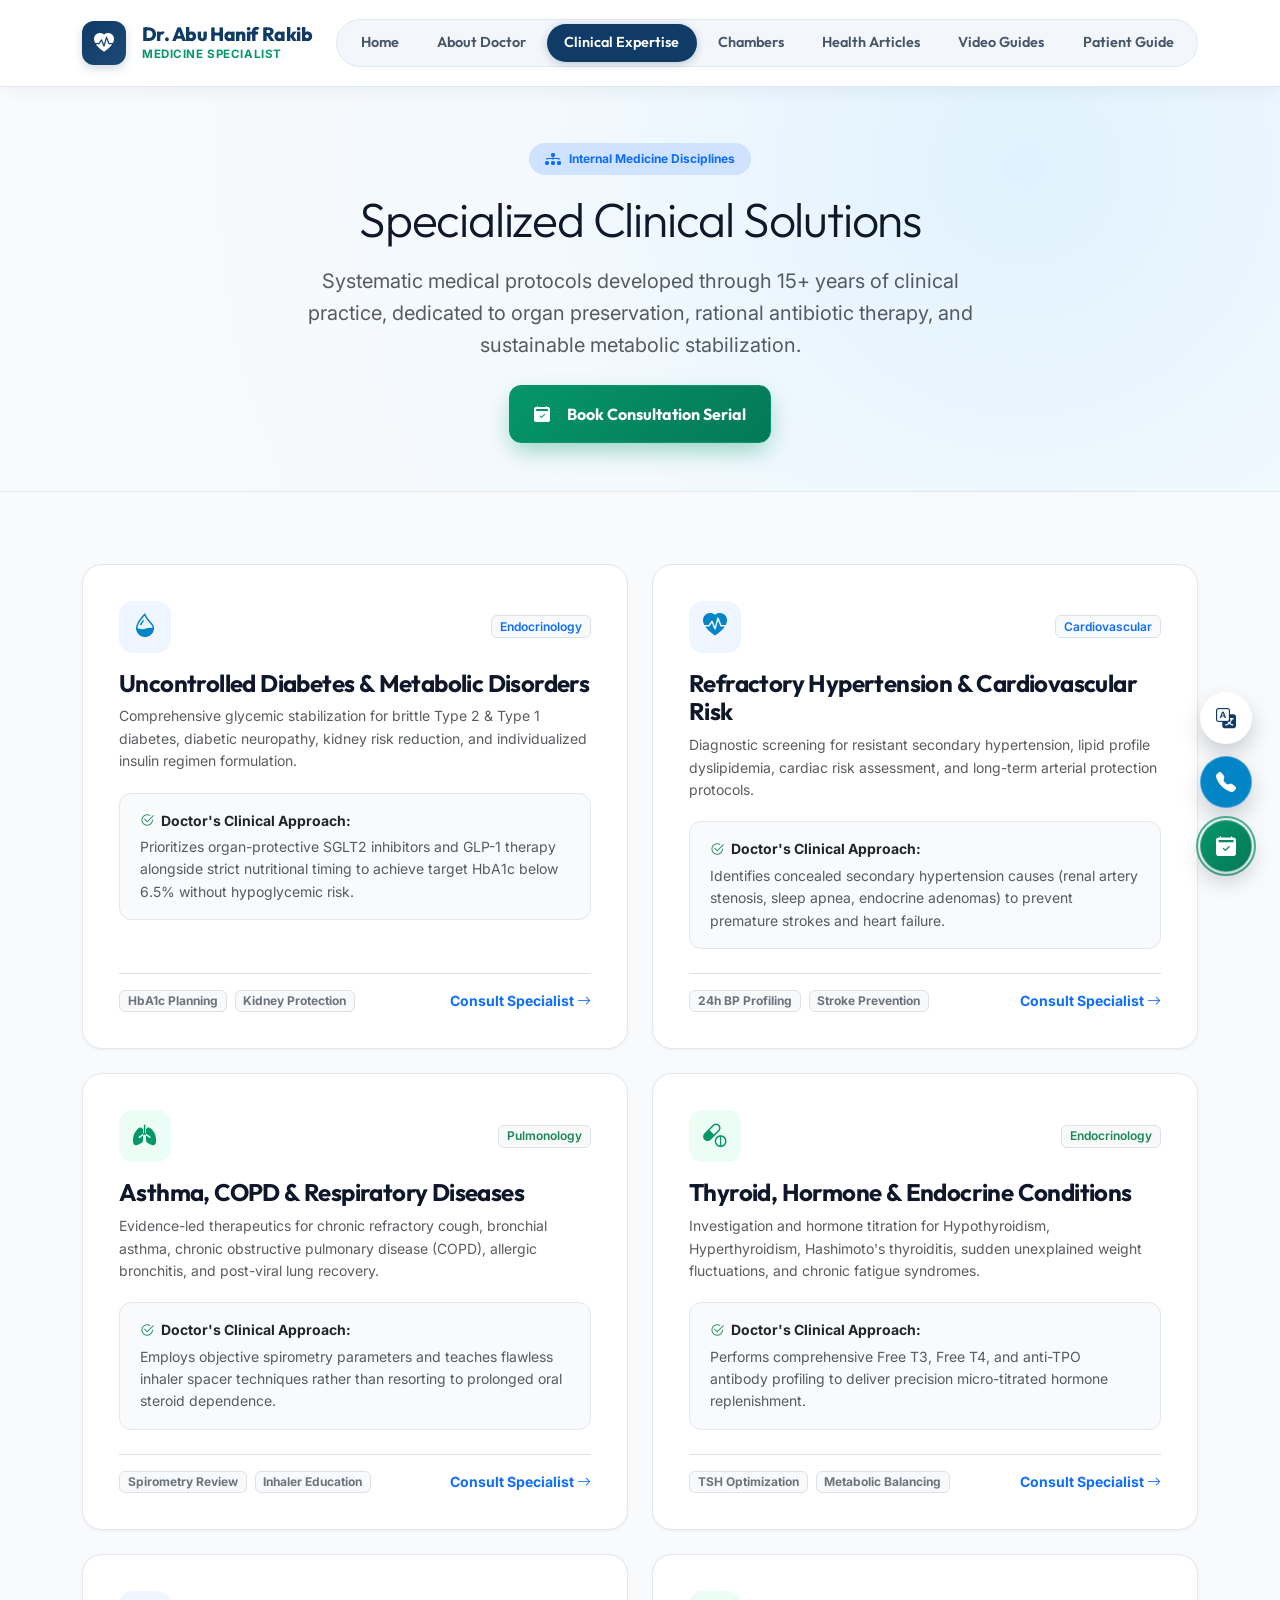
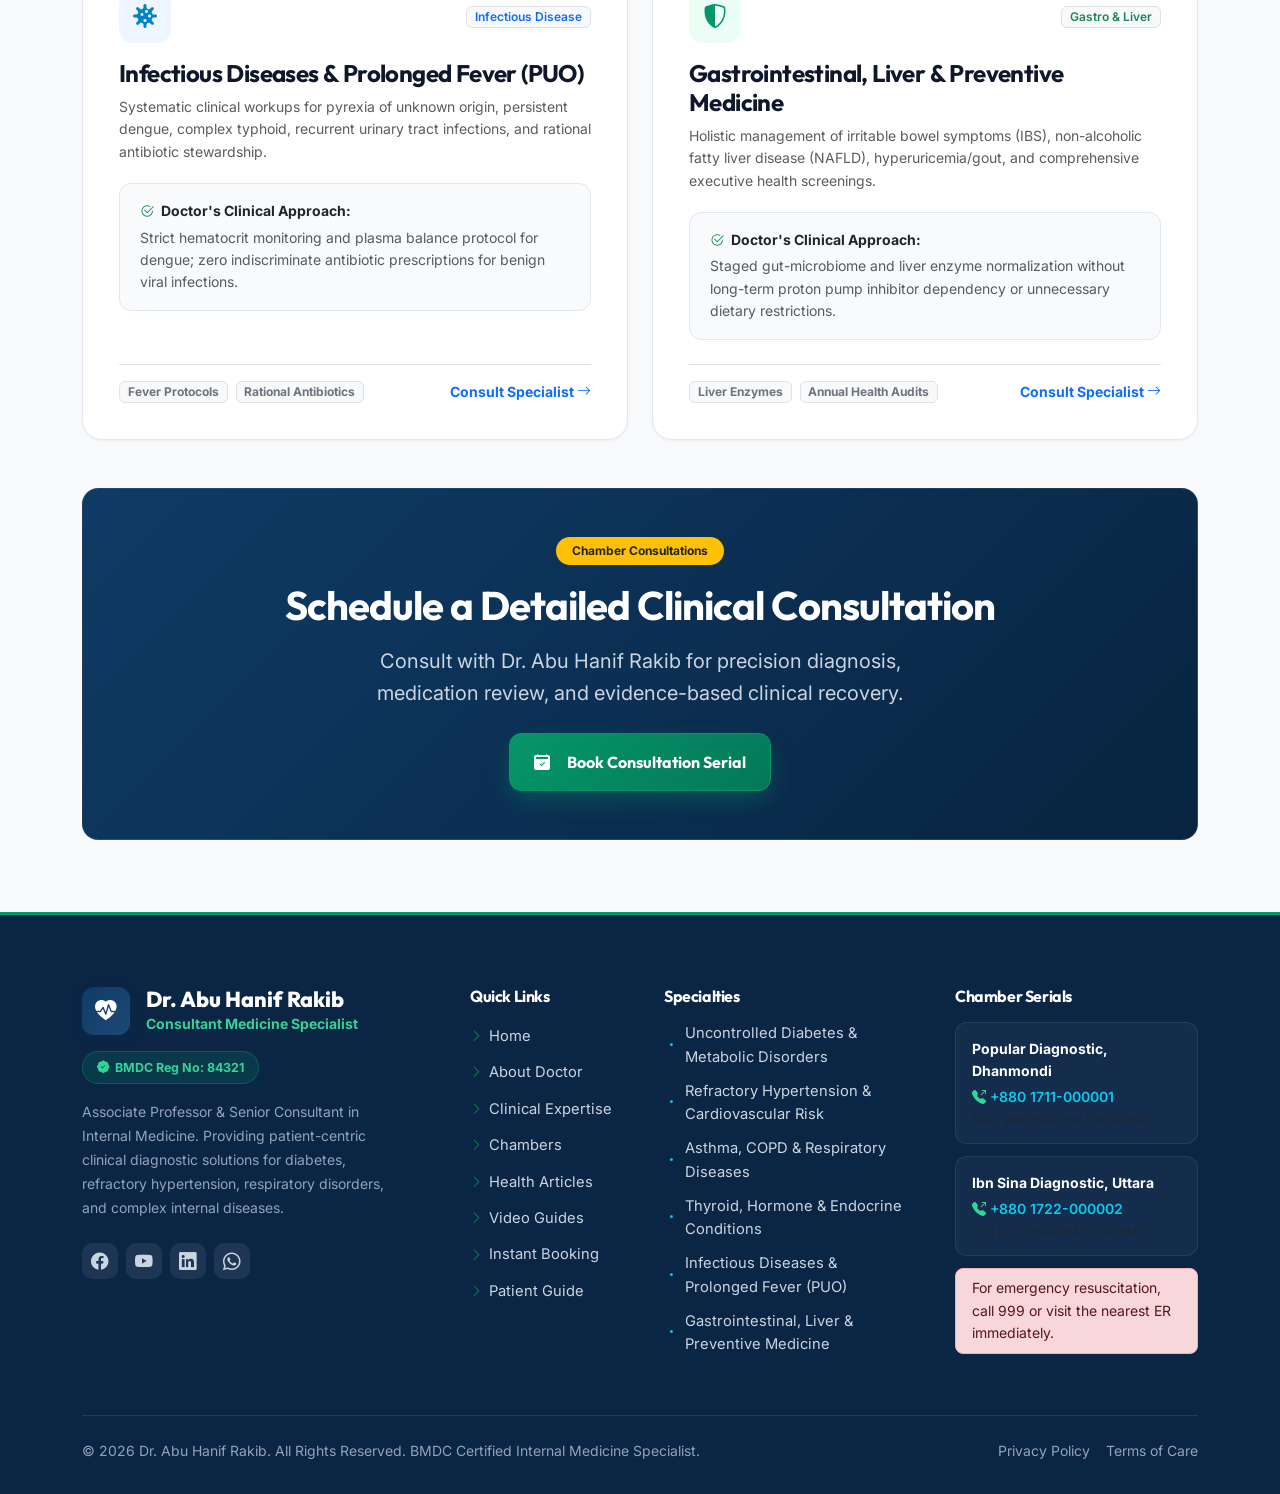
<file: legacy_html/expertise.html>
<!DOCTYPE html>
<html lang="en">
<head>
  <meta charset="UTF-8">
  <meta name="viewport" content="width=device-width, initial-scale=1.0">
  <title>Clinical Expertise & Medical Specialties | Dr. Abu Hanif Rakib</title>
  <meta name="description" content="In-depth clinical protocols and treatments for diabetes, hypertension, asthma, thyroid disorders, prolonged fevers, and liver diseases by Dr. Abu Hanif Rakib.">
  <meta name="keywords" content="Diabetes specialist Dhaka, Hypertension doctor, Asthma treatment, Thyroid specialist, Dengue fever specialist, Internal Medicine Bangladesh">
  <meta name="author" content="Dr. Abu Hanif Rakib">
  <meta name="robots" content="index, follow">

  <link rel="preconnect" href="https://fonts.googleapis.com">
  <link rel="preconnect" href="https://fonts.gstatic.com" crossorigin>
  <link href="https://fonts.googleapis.com/css2?family=Inter:wght@300;400;500;600;700&family=Noto+Sans+Bengali:wght@400;500;600;700;800&family=Outfit:wght@500;600;700;800;900&display=swap" rel="stylesheet">

  <link href="https://cdn.jsdelivr.net/npm/bootstrap@5.3.3/dist/css/bootstrap.min.css" rel="stylesheet">
  <link rel="stylesheet" href="https://cdn.jsdelivr.net/npm/bootstrap-icons@1.11.3/font/bootstrap-icons.min.css">
  <script src="https://cdn.jsdelivr.net/npm/bootstrap@5.3.3/dist/js/bootstrap.bundle.min.js"></script>
  <style>
    .turbo-progress-bar {
      height: 3px !important;
      background-color: var(--accent) !important;
      box-shadow: 0 0 10px rgba(5, 150, 105, 0.6) !important;
    }

    @keyframes pageEnterAnim {
      from {
        opacity: 0.94;
        transform: translateY(2px);
      }
      to {
        opacity: 1;
        transform: translateY(0);
      }
    }

    body {
      animation: pageEnterAnim 0.15s cubic-bezier(0.16, 1, 0.3, 1);
    }

    :root {
      --primary: #0F3B66;
      --primary-hover: #0a2744;
      --accent: #059669;
      --accent-hover: #047857;
      --accent-light: #d1fae5;
      --soft-accent: #E0F2FE;
      --bg-slate: #F8FAFC;
      --card-surface: #FFFFFF;
      --text-primary: #0F172A;
      --text-muted: #475569;
      --border-color: #E2E8F0;
      --radius: 12px;
      --radius-lg: 20px;
      --shadow-sm: 0 1px 3px rgba(15, 23, 42, 0.05);
      --shadow-md: 0 8px 24px -4px rgba(15, 23, 42, 0.08);
      --shadow-lg: 0 18px 40px -6px rgba(15, 59, 102, 0.12);
    }

    * {
      box-sizing: border-box;
    }

    html {
      scroll-behavior: smooth;
    }

    body {
      font-family: 'Inter', sans-serif;
      background-color: var(--bg-slate);
      color: var(--text-primary);
      line-height: 1.6;
      overflow-x: hidden;
      padding-bottom: 74px;
    }

    body.lang-bn {
      font-family: 'Noto Sans Bengali', 'Inter', sans-serif;
    }

    @media (min-width: 992px) {
      body {
        padding-bottom: 0;
      }
    }

    h1, h2, h3, h4, h5, h6, .brand-font {
      font-family: 'Outfit', sans-serif;
      color: var(--text-primary);
      letter-spacing: -0.025em;
    }

    body.lang-bn h1,
    body.lang-bn h2,
    body.lang-bn h3,
    body.lang-bn h4,
    body.lang-bn h5,
    body.lang-bn h6,
    body.lang-bn .brand-font {
      font-family: 'Noto Sans Bengali', sans-serif;
      letter-spacing: 0;
    }

    p {
      color: var(--text-muted);
    }

    a {
      text-decoration: none;
      transition: all 0.25s ease;
    }

    .site-header {
      background: rgba(255, 255, 255, 0.95);
      backdrop-filter: blur(14px);
      -webkit-backdrop-filter: blur(14px);
      border-bottom: 1px solid var(--border-color);
      box-shadow: 0 4px 20px -4px rgba(15, 23, 42, 0.07);
      position: sticky;
      top: 0;
      z-index: 1030;
    }

    .brand-avatar-badge {
      width: 44px;
      height: 44px;
      border-radius: 12px;
      background: linear-gradient(135deg, #0F3B66 0%, #1e4976 100%);
      color: #FFFFFF;
      display: flex;
      align-items: center;
      justify-content: center;
      font-size: 1.25rem;
      box-shadow: 0 4px 10px rgba(15, 59, 102, 0.18);
    }

    .brand-title {
      font-family: 'Outfit', sans-serif;
      font-weight: 800;
      font-size: 1.2rem;
      color: var(--primary);
      line-height: 1.15;
      letter-spacing: -0.03em;
    }

    .brand-subtitle {
      font-size: 0.72rem;
      font-weight: 700;
      letter-spacing: 0.05em;
      text-transform: uppercase;
      color: var(--accent);
    }

    .nav-pill-container {
      background: rgba(241, 245, 249, 0.85);
      backdrop-filter: blur(8px);
      border: 1px solid var(--border-color);
      border-radius: 9999px;
      padding: 0.25rem 0.35rem;
      gap: 0.2rem;
    }

    .nav-pill-item {
      font-family: 'Outfit', sans-serif;
      font-weight: 600;
      font-size: 0.9rem;
      color: var(--text-muted) !important;
      padding: 0.45rem 1.1rem !important;
      border-radius: 9999px;
      transition: all 0.2s ease;
    }

    body.lang-bn .nav-pill-item {
      font-family: 'Noto Sans Bengali', sans-serif;
      font-size: 0.94rem;
    }

    .nav-pill-item:hover {
      color: var(--primary) !important;
      background-color: #FFFFFF;
      box-shadow: var(--shadow-sm);
    }

    .nav-pill-item.active {
      color: #FFFFFF !important;
      background-color: var(--primary) !important;
      box-shadow: 0 2px 8px rgba(15, 59, 102, 0.25);
    }

    .hero-expertise-banner {
      background: radial-gradient(circle at 80% 20%, #E0F2FE 0%, rgba(240, 249, 255, 0.6) 45%, var(--bg-slate) 85%);
      padding: 3.5rem 0 3rem;
      border-bottom: 1px solid var(--border-color);
    }

    .expertise-detail-card {
      background: #FFFFFF;
      border-radius: var(--radius-lg);
      border: 1px solid var(--border-color);
      padding: 2.25rem;
      box-shadow: var(--shadow-sm);
      transition: all 0.3s cubic-bezier(0.16, 1, 0.3, 1);
      height: 100%;
      display: flex;
      flex-direction: column;
      justify-content: space-between;
    }

    .expertise-detail-card:hover {
      transform: translateY(-5px);
      box-shadow: var(--shadow-md);
      border-color: var(--accent);
    }

    .clinical-icon {
      width: 52px;
      height: 52px;
      border-radius: 14px;
      display: inline-flex;
      align-items: center;
      justify-content: center;
      font-size: 1.5rem;
    }

    .clinical-icon-emerald {
      background: #ECFDF5;
      color: #059669;
    }

    .clinical-icon-blue {
      background: #EFF6FF;
      color: #0284C7;
    }

    .approach-box {
      background: #F8FAFC;
      border: 1px solid var(--border-color);
      border-radius: var(--radius);
      padding: 1rem 1.25rem;
      margin-top: 1.25rem;
    }

    .btn-brand-primary {
      background: linear-gradient(135deg, #059669 0%, #047857 100%);
      border: 1px solid #059669;
      color: #FFFFFF !important;
      font-family: 'Outfit', sans-serif;
      font-weight: 700;
      padding: 0.82rem 1.85rem;
      border-radius: var(--radius);
      display: inline-flex;
      align-items: center;
      gap: 0.55rem;
      box-shadow: 0 10px 24px -4px rgba(5, 150, 105, 0.42);
      transition: all 0.3s cubic-bezier(0.16, 1, 0.3, 1);
    }

    body.lang-bn .btn-brand-primary {
      font-family: 'Noto Sans Bengali', sans-serif;
    }

    .btn-brand-primary:hover {
      background: linear-gradient(135deg, #047857 0%, #065f46 100%);
      border-color: #047857;
      color: #FFFFFF !important;
      transform: translateY(-3px);
      box-shadow: 0 16px 32px -4px rgba(5, 150, 105, 0.52);
    }

    .site-footer {
      background: #0B2545;
      color: #94a3b8;
      padding: 4.5rem 0 2rem;
      border-top: 3px solid #059669;
      position: relative;
    }

    .footer-brand-title {
      font-family: 'Outfit', sans-serif;
      font-weight: 800;
      font-size: 1.35rem;
      color: #FFFFFF;
      line-height: 1.2;
    }

    body.lang-bn .footer-brand-title {
      font-family: 'Noto Sans Bengali', sans-serif;
    }

    .footer-badge-bmdc {
      background: rgba(5, 150, 105, 0.18);
      border: 1px solid rgba(5, 150, 105, 0.4);
      color: #34d399;
      font-size: 0.78rem;
      font-weight: 700;
      padding: 0.35rem 0.85rem;
      border-radius: 9999px;
      display: inline-flex;
      align-items: center;
      gap: 0.4rem;
    }

    .footer-chamber-pill {
      background: rgba(255, 255, 255, 0.04);
      border: 1px solid rgba(255, 255, 255, 0.08);
      border-radius: var(--radius);
      padding: 0.9rem 1rem;
      transition: all 0.25s ease;
      margin-bottom: 0.75rem;
    }

    .footer-chamber-pill:hover {
      background: rgba(255, 255, 255, 0.07);
      border-color: rgba(5, 150, 105, 0.4);
      transform: translateY(-2px);
    }

    .footer-nav a {
      color: #cbd5e1;
      display: inline-flex;
      align-items: center;
      gap: 0.4rem;
      margin-bottom: 0.65rem;
      font-size: 0.92rem;
      transition: all 0.2s ease;
    }

    .footer-nav a:hover {
      color: #FFFFFF;
      transform: translateX(3px);
    }

    .footer-social-btn {
      width: 36px;
      height: 36px;
      border-radius: 10px;
      background: rgba(255, 255, 255, 0.08);
      color: #cbd5e1;
      display: inline-flex;
      align-items: center;
      justify-content: center;
      font-size: 1.1rem;
      transition: all 0.2s ease;
    }

    .footer-social-btn:hover {
      background: var(--accent);
      color: #FFFFFF;
      transform: translateY(-2px);
    }

    .floating-action-dock {
      position: fixed;
      bottom: 28px;
      right: 28px;
      z-index: 1040;
      display: flex;
      flex-direction: column;
      gap: 12px;
      align-items: flex-end;
    }

    .dock-btn-wrapper {
      position: relative;
      display: flex;
      align-items: center;
      justify-content: flex-end;
    }

    .dock-tooltip-pill {
      position: absolute;
      right: calc(100% + 14px);
      background: #0F172A;
      color: #FFFFFF;
      font-size: 0.8rem;
      font-weight: 600;
      padding: 0.45rem 0.9rem;
      border-radius: 9999px;
      white-space: nowrap;
      pointer-events: none;
      opacity: 0;
      transform: translateX(8px);
      transition: opacity 0.25s ease, transform 0.25s ease;
      box-shadow: var(--shadow-md);
      border: 1px solid rgba(255, 255, 255, 0.1);
    }

    body.lang-bn .dock-tooltip-pill {
      font-family: 'Noto Sans Bengali', sans-serif;
    }

    .dock-btn-wrapper:hover .dock-tooltip-pill {
      opacity: 1;
      transform: translateX(0);
    }

    .dock-action-btn {
      width: 52px;
      height: 52px;
      border-radius: 50%;
      display: flex;
      align-items: center;
      justify-content: center;
      font-size: 1.25rem;
      box-shadow: 0 10px 25px -4px rgba(15, 23, 42, 0.28);
      border: 1.5px solid rgba(255, 255, 255, 0.25);
      cursor: pointer;
      position: relative;
      transition: transform 0.25s cubic-bezier(0.16, 1, 0.3, 1), box-shadow 0.25s ease;
      text-decoration: none;
    }

    .dock-action-btn:hover {
      transform: scale(1.1);
      box-shadow: 0 14px 30px -2px rgba(15, 23, 42, 0.38);
    }

    .dock-btn-lang {
      background: #FFFFFF;
      color: var(--primary);
    }

    .dock-btn-phone {
      background: #0284C7;
      color: #FFFFFF;
    }

    .dock-btn-appointment {
      background: linear-gradient(135deg, #059669 0%, #047857 100%);
      color: #FFFFFF;
    }

    .dock-pulse-wave {
      position: absolute;
      top: -4px;
      left: -4px;
      right: -4px;
      bottom: -4px;
      border-radius: 50%;
      border: 2px solid #059669;
      opacity: 0.7;
      animation: dockPulse 2.4s cubic-bezier(0.24, 0, 0.38, 1) infinite;
      pointer-events: none;
    }

    @keyframes dockPulse {
      0% { transform: scale(1); opacity: 0.7; }
      70% { transform: scale(1.4); opacity: 0; }
      100% { transform: scale(1.4); opacity: 0; }
    }

    .sticky-mobile-bar {
      position: fixed;
      bottom: 0;
      left: 0;
      right: 0;
      z-index: 1045;
      background: rgba(255, 255, 255, 0.96);
      backdrop-filter: blur(12px);
      border-top: 1px solid var(--border-color);
      display: flex;
      align-items: center;
      justify-content: space-around;
      padding: 0.5rem 0.75rem;
      box-shadow: 0 -4px 20px rgba(15, 23, 42, 0.08);
    }

    .btn-mobile-quick {
      flex: 1;
      display: flex;
      flex-direction: column;
      align-items: center;
      justify-content: center;
      gap: 0.2rem;
      padding: 0.45rem 0.5rem;
      border-radius: 10px;
      font-size: 0.75rem;
      font-weight: 700;
      text-decoration: none;
      transition: all 0.2s ease;
      margin: 0 0.25rem;
    }

    .btn-mobile-call {
      background: #E0F2FE;
      color: var(--primary);
      border: 1px solid rgba(15, 59, 102, 0.15);
    }

    .btn-mobile-whatsapp {
      background: #25D366;
      color: #FFFFFF !important;
      border: 1px solid #20bd5a;
    }

    .btn-mobile-book {
      background: var(--accent);
      color: #FFFFFF !important;
      border: 1px solid var(--accent);
    }

    @media (min-width: 992px) {
      .sticky-mobile-bar {
        display: none !important;
      }
    }

    @media (max-width: 991.98px) {
      .site-header {
        background: rgba(255, 255, 255, 0.98) !important;
        backdrop-filter: blur(14px) !important;
        -webkit-backdrop-filter: blur(14px) !important;
        border-bottom: 1px solid var(--border-color) !important;
        box-shadow: 0 4px 20px -4px rgba(15, 23, 42, 0.07) !important;
      }
      .nav-pill-container {
        border-radius: var(--radius) !important;
        padding: 0.5rem !important;
        gap: 0.35rem !important;
        background: #F1F5F9 !important;
      }
      .nav-pill-item {
        border-radius: 8px !important;
        padding: 0.65rem 1rem !important;
      }
    }

    @media (min-width: 992px) and (max-width: 1199.98px) {
      .nav-pill-item {
        font-size: 0.78rem !important;
        padding: 0.38rem 0.52rem !important;
      }
      .brand-title {
        font-size: 1.05rem !important;
      }
      .brand-avatar-badge {
        width: 38px !important;
        height: 38px !important;
        font-size: 1.1rem !important;
      }
    }

    .nav-lang-toggle-btn {
      font-family: 'Outfit', sans-serif;
      font-weight: 700;
      font-size: 0.82rem;
      border-color: rgba(15, 59, 102, 0.25);
      color: var(--primary);
      background: #FFFFFF;
      transition: all 0.2s ease;
    }

    body.lang-bn .nav-lang-toggle-btn {
      font-family: 'Noto Sans Bengali', sans-serif;
    }

    .nav-lang-toggle-btn:hover, .nav-lang-toggle-btn:focus {
      background: var(--soft-accent);
      color: var(--primary);
      border-color: var(--primary);
    }

    input[type="date"].form-control {
      min-height: 48px;
    }

  </style>
  <style id="i18n-anti-flash">
    html.i18n-pending body {
      visibility: hidden !important;
      opacity: 0 !important;
    }
  </style>
  <script>
    (function() {
      try {
        var saved = localStorage.getItem('dr_rakib_user_lang');
        var isBn = false;
        if (saved === 'bn') {
          isBn = true;
        } else if (!saved) {
          var tz = (Intl && Intl.DateTimeFormat) ? Intl.DateTimeFormat().resolvedOptions().timeZone || '' : '';
          var userLangs = navigator.languages || [navigator.language || ''];
          var isBdOrIn = tz.includes('Dhaka') || tz.includes('Kolkata') || tz.includes('Calcutta') || tz.includes('Asia/Dhaka') || tz.includes('Asia/Kolkata');
          var hasBn = userLangs.some(function(l) { return l && l.toLowerCase().startsWith('bn'); });
          if (isBdOrIn || hasBn) isBn = true;
        }
        if (isBn) {
          document.documentElement.lang = 'bn';
          document.documentElement.classList.add('lang-bn', 'i18n-pending');
        } else {
          document.documentElement.lang = 'en';
        }
      } catch (e) {}
    })();
  </script>
</head>
<body>

      <header class="site-header sticky-top">
    <nav class="navbar navbar-expand-lg py-2 py-lg-3" aria-label="Primary Navigation">
      <div class="container">
        <a class="navbar-brand d-flex align-items-center gap-3" href="index.html">
          <div class="brand-avatar-badge">
            <i class="bi bi-heart-pulse-fill"></i>
          </div>
          <div>
            <div class="brand-title" data-i18n="hero_doctor_name">Dr. Abu Hanif Rakib</div>
            <div class="brand-subtitle" data-i18n="doc_designation">Medicine Specialist</div>
          </div>
        </a>

        <!-- Mobile Header Actions (Language Switcher + Hamburger Toggler) -->
        <div class="d-flex align-items-center gap-2 d-lg-none">
          <button class="btn btn-sm btn-outline-primary rounded-pill px-3 py-1 d-flex align-items-center gap-1 nav-lang-toggle-btn" type="button" aria-label="Toggle Language / ভাষা পরিবর্তন">
            <i class="bi bi-translate"></i>
            <span class="lang-btn-text">বাংলা</span>
          </button>
          <button class="navbar-toggler border-0 shadow-none p-1" type="button" data-bs-toggle="collapse" data-bs-target="#primaryNav" aria-controls="primaryNav" aria-expanded="false" aria-label="Toggle navigation">
            <i class="bi bi-list fs-1 text-primary"></i>
          </button>
        </div>

        <div class="collapse navbar-collapse" id="primaryNav">
          <div class="ms-auto my-3 my-lg-0">
            <ul class="navbar-nav nav-pill-container d-flex flex-column flex-lg-row align-items-stretch align-items-lg-center mb-0">
              <li class="nav-item">
                <a class="nav-link nav-pill-item" href="index.html" data-i18n="nav_home">Home</a>
              </li>
              <li class="nav-item">
                <a class="nav-link nav-pill-item" href="about.html" data-i18n="nav_about">About Doctor</a>
              </li>
              <li class="nav-item">
                <a class="nav-link nav-pill-item active" href="expertise.html" data-i18n="nav_expertise">Clinical Expertise</a>
              </li>
              <li class="nav-item">
                <a class="nav-link nav-pill-item" href="chambers.html" data-i18n="nav_chambers">Chambers</a>
              </li>
              <li class="nav-item">
                <a class="nav-link nav-pill-item" href="blog.html" data-i18n="nav_articles">Health Articles</a>
              </li>
              <li class="nav-item">
                <a class="nav-link nav-pill-item" href="videos.html" data-i18n="nav_videos">Video Guides</a>
              </li>
              <li class="nav-item">
                <a class="nav-link nav-pill-item" href="faq.html" data-i18n="nav_faq">Patient Guide</a>
              </li>
            </ul>
          </div>
        </div>
      </div>
    </nav>
  </header>

  <main>
    <section class="hero-expertise-banner">
      <div class="container">
        <div class="text-center max-w-700 mx-auto">
          <div class="badge bg-primary-subtle text-primary px-3 py-2 rounded-pill fw-bold mb-3 d-inline-flex align-items-center gap-2">
            <i class="bi bi-diagram-3-fill fs-6"></i>
            <span data-i18n="expertise_hero_badge">Internal Medicine Disciplines</span>
          </div>
          <h1 class="display-5 fw-extrabold mb-3" data-i18n="expertise_page_title">Specialized Clinical Solutions</h1>
          <p class="fs-5 text-muted mb-4 mx-auto" style="max-width: 680px;" data-i18n="expertise_page_sub">
            Systematic medical protocols developed through 15+ years of clinical practice, dedicated to organ preservation, rational antibiotic therapy, and sustainable metabolic stabilization.
          </p>
          <a href="booking.html" class="btn btn-brand-primary px-4 py-3">
            <i class="bi bi-calendar2-check-fill me-2"></i>
            <span data-i18n="btn_book_serial_now">Book Consultation Serial</span>
          </a>
        </div>
      </div>
    </section>

    <section class="py-5">
      <div class="container py-lg-4">
        <div class="row g-4">
          <div class="col-lg-6">
            <article class="expertise-detail-card">
              <div>
                <div class="d-flex align-items-center justify-content-between mb-3">
                  <div class="clinical-icon clinical-icon-blue">
                    <i class="bi bi-droplet-half"></i>
                  </div>
                  <span class="badge bg-light text-primary border fw-semibold">Endocrinology</span>
                </div>
                <h2 class="fs-4 fw-bold mb-2 brand-font" data-i18n="exp_title_1">Uncontrolled Diabetes & Metabolic Disorders</h2>
                <p class="text-muted small mb-3" data-i18n="exp_desc_1">
                  Comprehensive glycemic stabilization for brittle Type 2 & Type 1 diabetes, diabetic neuropathy, kidney risk reduction, and individualized insulin regimen formulation.
                </p>
                <div class="approach-box">
                  <div class="fw-bold text-dark small mb-1"><i class="bi bi-check2-circle text-success me-1"></i> <span data-i18n="exp_approach_title">Doctor's Clinical Approach:</span></div>
                  <div class="small text-muted" data-i18n="exp_app_1">Prioritizes organ-protective SGLT2 inhibitors and GLP-1 therapy alongside strict nutritional timing to achieve target HbA1c below 6.5% without hypoglycemic risk.</div>
                </div>
              </div>
              <div class="border-top pt-3 mt-4 d-flex align-items-center justify-content-between">
                <div class="d-flex gap-2">
                  <span class="badge bg-light text-secondary border small">HbA1c Planning</span>
                  <span class="badge bg-light text-secondary border small">Kidney Protection</span>
                </div>
                <a href="booking.html" class="text-primary fw-bold small"><span data-i18n="btn_consult_domain">Consult Specialist</span> <i class="bi bi-arrow-right"></i></a>
              </div>
            </article>
          </div>

          <div class="col-lg-6">
            <article class="expertise-detail-card">
              <div>
                <div class="d-flex align-items-center justify-content-between mb-3">
                  <div class="clinical-icon clinical-icon-blue">
                    <i class="bi bi-heart-pulse-fill"></i>
                  </div>
                  <span class="badge bg-light text-primary border fw-semibold">Cardiovascular</span>
                </div>
                <h2 class="fs-4 fw-bold mb-2 brand-font" data-i18n="exp_title_2">Refractory Hypertension & Cardiovascular Risk</h2>
                <p class="text-muted small mb-3" data-i18n="exp_desc_2">
                  Diagnostic screening for resistant secondary hypertension, lipid profile dyslipidemia, cardiac risk assessment, and long-term arterial protection protocols.
                </p>
                <div class="approach-box">
                  <div class="fw-bold text-dark small mb-1"><i class="bi bi-check2-circle text-success me-1"></i> <span data-i18n="exp_approach_title">Doctor's Clinical Approach:</span></div>
                  <div class="small text-muted" data-i18n="exp_app_2">Identifies concealed secondary hypertension causes (renal artery stenosis, sleep apnea, endocrine adenomas) to prevent premature strokes and heart failure.</div>
                </div>
              </div>
              <div class="border-top pt-3 mt-4 d-flex align-items-center justify-content-between">
                <div class="d-flex gap-2">
                  <span class="badge bg-light text-secondary border small">24h BP Profiling</span>
                  <span class="badge bg-light text-secondary border small">Stroke Prevention</span>
                </div>
                <a href="booking.html" class="text-primary fw-bold small"><span data-i18n="btn_consult_domain">Consult Specialist</span> <i class="bi bi-arrow-right"></i></a>
              </div>
            </article>
          </div>

          <div class="col-lg-6">
            <article class="expertise-detail-card">
              <div>
                <div class="d-flex align-items-center justify-content-between mb-3">
                  <div class="clinical-icon clinical-icon-emerald">
                    <i class="bi bi-lungs-fill"></i>
                  </div>
                  <span class="badge bg-light text-success border fw-semibold">Pulmonology</span>
                </div>
                <h2 class="fs-4 fw-bold mb-2 brand-font" data-i18n="exp_title_3">Asthma, COPD & Respiratory Diseases</h2>
                <p class="text-muted small mb-3" data-i18n="exp_desc_3">
                  Evidence-led therapeutics for chronic refractory cough, bronchial asthma, chronic obstructive pulmonary disease (COPD), allergic bronchitis, and post-viral lung recovery.
                </p>
                <div class="approach-box">
                  <div class="fw-bold text-dark small mb-1"><i class="bi bi-check2-circle text-success me-1"></i> <span data-i18n="exp_approach_title">Doctor's Clinical Approach:</span></div>
                  <div class="small text-muted" data-i18n="exp_app_3">Employs objective spirometry parameters and teaches flawless inhaler spacer techniques rather than resorting to prolonged oral steroid dependence.</div>
                </div>
              </div>
              <div class="border-top pt-3 mt-4 d-flex align-items-center justify-content-between">
                <div class="d-flex gap-2">
                  <span class="badge bg-light text-secondary border small">Spirometry Review</span>
                  <span class="badge bg-light text-secondary border small">Inhaler Education</span>
                </div>
                <a href="booking.html" class="text-primary fw-bold small"><span data-i18n="btn_consult_domain">Consult Specialist</span> <i class="bi bi-arrow-right"></i></a>
              </div>
            </article>
          </div>

          <div class="col-lg-6">
            <article class="expertise-detail-card">
              <div>
                <div class="d-flex align-items-center justify-content-between mb-3">
                  <div class="clinical-icon clinical-icon-emerald">
                    <i class="bi bi-capsule-pill"></i>
                  </div>
                  <span class="badge bg-light text-success border fw-semibold">Endocrinology</span>
                </div>
                <h2 class="fs-4 fw-bold mb-2 brand-font" data-i18n="exp_title_4">Thyroid, Hormone & Endocrine Conditions</h2>
                <p class="text-muted small mb-3" data-i18n="exp_desc_4">
                  Investigation and hormone titration for Hypothyroidism, Hyperthyroidism, Hashimoto's thyroiditis, sudden unexplained weight fluctuations, and chronic fatigue syndromes.
                </p>
                <div class="approach-box">
                  <div class="fw-bold text-dark small mb-1"><i class="bi bi-check2-circle text-success me-1"></i> <span data-i18n="exp_approach_title">Doctor's Clinical Approach:</span></div>
                  <div class="small text-muted" data-i18n="exp_app_4">Performs comprehensive Free T3, Free T4, and anti-TPO antibody profiling to deliver precision micro-titrated hormone replenishment.</div>
                </div>
              </div>
              <div class="border-top pt-3 mt-4 d-flex align-items-center justify-content-between">
                <div class="d-flex gap-2">
                  <span class="badge bg-light text-secondary border small">TSH Optimization</span>
                  <span class="badge bg-light text-secondary border small">Metabolic Balancing</span>
                </div>
                <a href="booking.html" class="text-primary fw-bold small"><span data-i18n="btn_consult_domain">Consult Specialist</span> <i class="bi bi-arrow-right"></i></a>
              </div>
            </article>
          </div>

          <div class="col-lg-6">
            <article class="expertise-detail-card">
              <div>
                <div class="d-flex align-items-center justify-content-between mb-3">
                  <div class="clinical-icon clinical-icon-blue">
                    <i class="bi bi-virus2"></i>
                  </div>
                  <span class="badge bg-light text-primary border fw-semibold">Infectious Disease</span>
                </div>
                <h2 class="fs-4 fw-bold mb-2 brand-font" data-i18n="exp_title_5">Infectious Diseases & Prolonged Fever (PUO)</h2>
                <p class="text-muted small mb-3" data-i18n="exp_desc_5">
                  Systematic clinical workups for pyrexia of unknown origin, persistent dengue, complex typhoid, recurrent urinary tract infections, and rational antibiotic stewardship.
                </p>
                <div class="approach-box">
                  <div class="fw-bold text-dark small mb-1"><i class="bi bi-check2-circle text-success me-1"></i> <span data-i18n="exp_approach_title">Doctor's Clinical Approach:</span></div>
                  <div class="small text-muted" data-i18n="exp_app_5">Strict hematocrit monitoring and plasma balance protocol for dengue; zero indiscriminate antibiotic prescriptions for benign viral infections.</div>
                </div>
              </div>
              <div class="border-top pt-3 mt-4 d-flex align-items-center justify-content-between">
                <div class="d-flex gap-2">
                  <span class="badge bg-light text-secondary border small">Fever Protocols</span>
                  <span class="badge bg-light text-secondary border small">Rational Antibiotics</span>
                </div>
                <a href="booking.html" class="text-primary fw-bold small"><span data-i18n="btn_consult_domain">Consult Specialist</span> <i class="bi bi-arrow-right"></i></a>
              </div>
            </article>
          </div>

          <div class="col-lg-6">
            <article class="expertise-detail-card">
              <div>
                <div class="d-flex align-items-center justify-content-between mb-3">
                  <div class="clinical-icon clinical-icon-emerald">
                    <i class="bi bi-shield-shaded"></i>
                  </div>
                  <span class="badge bg-light text-success border fw-semibold">Gastro & Liver</span>
                </div>
                <h2 class="fs-4 fw-bold mb-2 brand-font" data-i18n="exp_title_6">Gastrointestinal, Liver & Preventive Medicine</h2>
                <p class="text-muted small mb-3" data-i18n="exp_desc_6">
                  Holistic management of irritable bowel symptoms (IBS), non-alcoholic fatty liver disease (NAFLD), hyperuricemia/gout, and comprehensive executive health screenings.
                </p>
                <div class="approach-box">
                  <div class="fw-bold text-dark small mb-1"><i class="bi bi-check2-circle text-success me-1"></i> <span data-i18n="exp_approach_title">Doctor's Clinical Approach:</span></div>
                  <div class="small text-muted" data-i18n="exp_app_6">Staged gut-microbiome and liver enzyme normalization without long-term proton pump inhibitor dependency or unnecessary dietary restrictions.</div>
                </div>
              </div>
              <div class="border-top pt-3 mt-4 d-flex align-items-center justify-content-between">
                <div class="d-flex gap-2">
                  <span class="badge bg-light text-secondary border small">Liver Enzymes</span>
                  <span class="badge bg-light text-secondary border small">Annual Health Audits</span>
                </div>
                <a href="booking.html" class="text-primary fw-bold small"><span data-i18n="btn_consult_domain">Consult Specialist</span> <i class="bi bi-arrow-right"></i></a>
              </div>
            </article>
          </div>
        </div>

        <div class="mt-5 p-4 p-md-5 rounded-4 text-center text-white position-relative overflow-hidden" style="background: linear-gradient(135deg, #0F3B66 0%, #082440 100%); border: 1px solid rgba(255, 255, 255, 0.1);">
          <div class="max-w-700 mx-auto position-relative" style="z-index: 2;">
            <div class="badge bg-warning text-dark fw-bold px-3 py-2 rounded-pill mb-3" data-i18n="cta_chamber_badge">Personalized Treatment Plans</div>
            <h2 class="display-6 fw-bold mb-3 text-white" data-i18n="cta_expertise_title">Schedule a Detailed Clinical Consultation</h2>
            <p class="text-slate-300 fs-5 mb-4 mx-auto" style="color: #cbd5e1; max-width: 600px;" data-i18n="cta_expertise_sub">
              Consult with Dr. Abu Hanif Rakib for precision diagnosis, medication review, and evidence-based clinical recovery.
            </p>
            <a href="booking.html" class="btn btn-brand-primary px-4 py-3 fs-6">
              <i class="bi bi-calendar2-check-fill me-2"></i>
              <span data-i18n="btn_book_serial_now">Book Consultation Serial</span>
            </a>
          </div>
        </div>
      </div>
    </section>
  </main>

  <footer class="site-footer">
    <div class="container">
      <div class="row g-5 mb-5">
        <div class="col-lg-4">
          <div class="d-flex align-items-center gap-3 mb-3">
            <div class="brand-avatar-badge" style="width: 48px; height: 48px; font-size: 1.35rem;">
              <i class="bi bi-heart-pulse-fill"></i>
            </div>
            <div>
              <div class="footer-brand-title">Dr. Abu Hanif Rakib</div>
              <div class="text-accent small fw-bold" style="color: #34d399;" data-i18n="footer_specialty">Consultant Medicine Specialist</div>
            </div>
          </div>

          <div class="mb-3">
            <span class="footer-badge-bmdc">
              <i class="bi bi-patch-check-fill"></i>
              <span data-i18n="hero_bmdc">BMDC Reg No: 84321</span>
            </span>
          </div>

          <p class="small text-slate-300 mb-4 pe-lg-3" style="color: #94a3b8; line-height: 1.7;" data-i18n="footer_bio">
            Associate Professor & Senior Consultant in Internal Medicine. Providing patient-centric clinical diagnostic solutions for diabetes, refractory hypertension, respiratory disorders, and complex internal diseases.
          </p>

          <div class="d-flex gap-2">
            <a href="https://facebook.com" target="_blank" rel="noopener noreferrer" class="footer-social-btn" aria-label="Doctor Facebook Page">
              <i class="bi bi-facebook"></i>
            </a>
            <a href="https://youtube.com" target="_blank" rel="noopener noreferrer" class="footer-social-btn" aria-label="Doctor YouTube Channel">
              <i class="bi bi-youtube"></i>
            </a>
            <a href="https://linkedin.com" target="_blank" rel="noopener noreferrer" class="footer-social-btn" aria-label="Doctor LinkedIn Profile">
              <i class="bi bi-linkedin"></i>
            </a>
            <a href="https://wa.me/8801700000000" target="_blank" rel="noopener noreferrer" class="footer-social-btn" aria-label="Doctor WhatsApp Assistant">
              <i class="bi bi-whatsapp"></i>
            </a>
          </div>
        </div>

        <div class="col-6 col-md-3 col-lg-2 footer-nav">
          <h3 class="fs-6 fw-bold text-white mb-3 brand-font" data-i18n="footer_quick_links">Quick Links</h3>
          <ul class="list-unstyled mb-0">
            <li><a href="index.html"><i class="bi bi-chevron-right text-success small"></i> <span data-i18n="nav_home">Home</span></a></li>
            <li><a href="about.html"><i class="bi bi-chevron-right text-success small"></i> <span data-i18n="nav_about">About Doctor</span></a></li>
            <li><a href="expertise.html"><i class="bi bi-chevron-right text-success small"></i> <span data-i18n="nav_expertise">Clinical Solutions</span></a></li>
            <li><a href="chambers.html"><i class="bi bi-chevron-right text-success small"></i> <span data-i18n="nav_chambers">Chambers</span></a></li>
            <li><a href="blog.html"><i class="bi bi-chevron-right text-success small"></i> <span data-i18n="nav_articles">Health Articles</span></a></li>
            <li><a href="videos.html"><i class="bi bi-chevron-right text-success small"></i> <span data-i18n="nav_videos">Video Guides</span></a></li>
            <li><a href="booking.html"><i class="bi bi-chevron-right text-success small"></i> <span data-i18n="footer_link_booking">Instant Booking</span></a></li>
            <li><a href="faq.html"><i class="bi bi-chevron-right text-success small"></i> <span data-i18n="nav_faq">FAQ</span></a></li>
          </ul>
        </div>

        <div class="col-6 col-md-3 col-lg-3 footer-nav">
          <h3 class="fs-6 fw-bold text-white mb-3 brand-font" data-i18n="footer_specialties_title">Specialties</h3>
          <ul class="list-unstyled mb-0">
            <li><a href="expertise.html"><i class="bi bi-dot text-info"></i> <span data-i18n="exp_title_1">Diabetes Mellitus</span></a></li>
            <li><a href="expertise.html"><i class="bi bi-dot text-info"></i> <span data-i18n="exp_title_2">Hypertension Control</span></a></li>
            <li><a href="expertise.html"><i class="bi bi-dot text-info"></i> <span data-i18n="exp_title_3">Chest & Asthma Protocols</span></a></li>
            <li><a href="expertise.html"><i class="bi bi-dot text-info"></i> <span data-i18n="exp_title_4">Thyroid Diagnostics</span></a></li>
            <li><a href="expertise.html"><i class="bi bi-dot text-info"></i> <span data-i18n="exp_title_5">Infectious Fever Workups</span></a></li>
            <li><a href="expertise.html"><i class="bi bi-dot text-info"></i> <span data-i18n="exp_title_6">Preventive Health Check</span></a></li>
          </ul>
        </div>

        <div class="col-md-6 col-lg-3">
          <h3 class="fs-6 fw-bold text-white mb-3 brand-font" data-i18n="footer_helplines_title">Chamber Serials</h3>
          <div class="footer-chamber-pill">
            <div class="text-white small fw-bold">Popular Diagnostic, Dhanmondi</div>
            <a href="tel:+8801711000001" class="text-info small text-decoration-none fw-semibold d-inline-flex align-items-center gap-1 mt-1">
              <i class="bi bi-telephone-outbound-fill text-accent" style="color: #34d399;"></i> +880 1711-000001
            </a>
            <div class="text-muted" style="font-size: 0.75rem;">Sat – Wed (5:00 PM – 9:30 PM)</div>
          </div>

          <div class="footer-chamber-pill">
            <div class="text-white small fw-bold">Ibn Sina Diagnostic, Uttara</div>
            <a href="tel:+8801722000002" class="text-info small text-decoration-none fw-semibold d-inline-flex align-items-center gap-1 mt-1">
              <i class="bi bi-telephone-outbound-fill text-accent" style="color: #34d399;"></i> +880 1722-000002
            </a>
            <div class="text-muted" style="font-size: 0.75rem;">Thu & Fri (6:00 PM – 9:00 PM)</div>
          </div>

          <div class="p-2 px-3 rounded-3 bg-danger-subtle text-danger-emphasis small border border-danger-subtle mt-2" data-i18n="footer_emergency_notice">
            <i class="bi bi-telephone-plus-fill me-1"></i>
            For emergency resuscitation, call <strong>999</strong> or visit the nearest ER immediately.
          </div>
        </div>
      </div>

      <div class="pt-4 border-top border-secondary-subtle d-flex flex-column flex-md-row align-items-center justify-content-between gap-3 text-center text-md-start" style="border-color: rgba(255, 255, 255, 0.1) !important;">
        <div class="small text-slate-400" style="color: #94a3b8;" data-i18n="footer_copyright">
          &copy; 2026 Dr. Abu Hanif Rakib. All Rights Reserved. BMDC Certified Internal Medicine Specialist.
        </div>
        <div class="small d-flex gap-3">
          <a href="#" class="text-slate-400 text-decoration-none" style="color: #94a3b8;" data-i18n="footer_privacy">Privacy Policy</a>
          <a href="#" class="text-slate-400 text-decoration-none" style="color: #94a3b8;" data-i18n="footer_terms">Terms of Care</a>
        </div>
      </div>
    </div>
  </footer>

  <div class="sticky-mobile-bar" aria-label="Mobile Quick Contacts">
    <a href="tel:+8801700000000" class="btn-mobile-quick btn-mobile-call">
      <i class="bi bi-telephone-fill"></i>
      <span data-i18n="btn_call_serial">Call</span>
    </a>
    <a href="https://wa.me/8801700000000?text=Hello%20Dr.%20Abu%20Hanif%20Rakib%2C%20I%20would%20like%20to%20inquire%20about%20a%20consultation%20serial." target="_blank" rel="noopener noreferrer" class="btn-mobile-quick btn-mobile-whatsapp">
      <i class="bi bi-whatsapp"></i>
      <span>WhatsApp</span>
    </a>
    <a href="booking.html" class="btn-mobile-quick btn-mobile-book">
      <i class="bi bi-calendar2-check-fill"></i>
      <span data-i18n="btn_instant_serial">Instant Serial</span>
    </a>
  </div>

  <div class="floating-action-dock d-none d-lg-flex" aria-label="Quick Actions">
    <div class="dock-btn-wrapper">
      <div class="dock-tooltip-pill">
        <span id="dockLangTooltipText">বাংলায় পরিবর্তন করুন</span>
      </div>
      <button class="dock-action-btn dock-btn-lang" id="dockLangToggle" type="button" aria-label="Toggle Language / ভাষা পরিবর্তন">
        <i class="bi bi-translate"></i>
      </button>
    </div>

    <div class="dock-btn-wrapper">
      <div class="dock-tooltip-pill">
        <i class="bi bi-telephone-outbound-fill text-info me-1"></i>
        <span>হটলাইন: +880 1700-000000</span>
      </div>
      <a href="tel:+8801700000000" class="dock-action-btn dock-btn-phone" aria-label="Call Doctor Serial Hotline">
        <i class="bi bi-telephone-fill"></i>
      </a>
    </div>

    <div class="dock-btn-wrapper">
      <div class="dock-tooltip-pill">
        <i class="bi bi-lightning-charge-fill text-warning me-1"></i>
        <span data-i18n="btn_instant_serial">Instant Serial Booking</span>
      </div>
      <div class="dock-pulse-wave"></div>
      <a href="booking.html" class="dock-action-btn dock-btn-appointment" aria-label="Book Instant Serial">
        <i class="bi bi-calendar2-check-fill"></i>
      </a>
    </div>
  </div>

  <script>
  (function() {
        const translations = {
      en: {
        about_card1_desc: "Fellow of College of Physicians & Surgeons (FCPS - Internal Medicine)",
        about_card1_title: "Post-Graduate Honors",
        about_card2_desc: "Associate Professor, Department of Medicine, Govt. Medical College",
        about_card2_title: "Faculty Designation",
        about_eyebrow: "Personal Biography & Philosophy",
        about_headline: "Clinical Accuracy Built on Careful Listening & Rational Medicine",
        about_hero_badge: "Internal Medicine Specialist",
        about_main_sub: "Learn about the medical background, credentials, and patient-first care philosophy of Dr. Abu Hanif Rakib.",
        about_main_title: "Dedicated to Evidence-Based Healing & Compassionate Clinical Care",
        about_p1: "Dr. Abu Hanif Rakib has earned widespread clinical respect as a dedicated Medicine Specialist in Bangladesh. After completing his undergraduate training with distinction from premier institutions, he completed his residency and earned fellowship in Internal Medicine from the Bangladesh College of Physicians and Surgeons (BCPS).",
        about_p2: "His clinical philosophy centres on treating the whole patient rather than isolated symptoms: avoiding irrational polypharmacy, reducing unnecessary investigational burdens, and framing accessible lifestyle interventions alongside modern therapeutic drugs.",
        art2_desc: "Why hematocrit monitoring, plasma leakage assessment, and strict fluid balance take clinical precedence over platelets alone during the critical phase.",
        art2_title: "Dengue Recovery: What Platelet Count Alone Doesn't Tell You",
        art3_desc: "Recognizing the subtle signs of subclinical hypothyroidism, Vitamin D deficiency, and adult metabolic dysregulation.",
        art3_title: "Chronic Fatigue, Brain Fog, & Unexplained Weight Gain",
        art4_desc: "Exploring why patients on three anti-hypertensive drugs still experience blood pressure spikes due to processed foods and seasonings.",
        art4_title: "Hidden Dietary Sodium & Refractory High Blood Pressure",
        art5_desc: "Why taking Azithromycin or Cefixime for routine sore throats destroys normal flora and fuels lethal multidrug-resistant superbugs.",
        art5_title: "Antibiotic Resistance: A Doctor's Urgent Appeal",
        art6_desc: "Clinical perspectives on gut-brain interactions, the role of chronic sympathetic stress, and avoiding lifelong proton-pump inhibitor overuse.",
        art6_title: "IBS vs Acid Reflux: Deconstructing Gut Inflammation",
        badge_bmdc_title: "BMDC Certified Specialist",
        badge_fcps_sub: "Associate Professor",
        blog1_desc: "A clinical breakdown of caloric distribution, intermittent walking routines, and how early lifestyle intervention delays or prevents Type 2 Diabetes.",
        blog1_tag: "Preventive Health",
        blog1_title: "Lifestyle Modification as Medicine: Reversing Pre-Diabetes",
        blog2_desc: "Why hematocrit monitoring, plasma leakage assessment, and strict fluid balance are far more critical than focusing solely on platelet numbers during acute dengue.",
        blog2_tag: "Infectious Diseases",
        blog2_title: "Dengue Recovery: What Platelet Count Alone Doesn't Tell You",
        blog3_desc: "Recognizing the subtle signs of subclinical hypothyroidism, Vitamin D deficiency, and metabolic exhaustion in modern urban lifestyles.",
        blog3_tag: "Diagnostic Care",
        blog3_title: "Chronic Fatigue, Brain Fog, & Unexplained Weight Gain",
        blog_badge: "Doctor's Medical Writings",
        blog_eyebrow: "Medical Insights & Writings",
        blog_headline: "Articles & Clinical Columns",
        blog_hub_sub: "Authoritative, evidence-based clinical articles and health insights written by Dr. Abu Hanif Rakib.",
        blog_hub_title: "Medical Journal & Health Articles",
        blog_read_more: "Read Full Column",
        blog_sub: "Educational articles and health columns written by Dr. Abu Hanif Rakib to foster public health literacy and rational lifestyle choices.",
        book_benefit1_desc: "Receive serial number and estimated arrival time directly on your phone.",
        book_benefit1_title: "Instant Mobile Confirmation",
        book_benefit2_desc: "Consultation fee (BDT 1,200) is paid on-site at the chamber reception counter.",
        book_benefit2_title: "Zero Upfront Payment Required",
        book_benefit3_desc: "Optionally attach previous prescriptions and lab tests so the doctor is well-prepared for your visit.",
        book_benefit3_title: "Pre-Consultation Clinical Intake",
        book_eyebrow: "Instant Reservation",
        book_headline: "Priority Consultation Booking",
        book_hero_badge: "Priority Chamber Reservation",
        book_sub: "Fast verification and direct serial confirmation with chamber staff. Fill in your details below to secure your consultation appointment.",
        booking_success_title: "Serial Request Confirmed!",
        btn_book_here: "Book Serial",
        btn_book_serial: "Book Serial",
        btn_book_serial_now: "Book Consultation Serial",
        btn_call_serial: "Call Serial",
        btn_consult_domain: "Consult Specialist",
        btn_explore_expertise: "Explore Specialties",
        btn_instant_serial: "Instant Serial",
        btn_map: "Map",
        btn_play_video: "Play Inside",
        btn_read_article: "Read Full Article",
        btn_view_all_articles: "View All Health Articles",
        btn_view_all_videos: "View All Video Guides",
        btn_view_chambers: "View Chambers & Hours",
        chamber1_addr: "House #16, Road #2, Dhanmondi R/A, Dhaka-1205 (Room 408)",
        chamber1_badge: "Primary Center",
        chamber1_closed: "Thursday & Friday",
        chamber1_days: "Saturday – Wednesday",
        chamber1_facility_desc: "Fully accredited pathology lab, 1.5T MRI, 128-slice CT, Echocardiography, Spirometry, Ultrasound, and full-service pharmacy located in the same building.",
        chamber1_note: "Direct on-site lab, pathology, and pharmacy assistance available.",
        chamber1_title: "Popular Diagnostic Centre, Dhanmondi",
        chamber2_addr: "House #52, Sector #3, Jasimuddin Avenue, Uttara, Dhaka (Room 205)",
        chamber2_badge: "Weekend & Evening",
        chamber2_closed: "Saturday to Wednesday",
        chamber2_days: "Thursday & Friday Only",
        chamber2_facility_desc: "Advanced digital diagnostics, rapid fever panel workups (Dengue NS1, CBC), dedicated patient parking, and streamlined reception queue management.",
        chamber2_note: "Convenient location for Northern Dhaka and airport access.",
        chamber2_title: "Ibn Sina Diagnostic Center, Uttara",
        chamber_fee: "Fee: BDT 1,200",
        chambers_eyebrow: "Visiting Schedule",
        chambers_headline: "Consultation Chambers & Direct Serials",
        chambers_hero_badge: "Dhaka Consultation Locations",
        chambers_page_sub: "Dr. Abu Hanif Rakib consults at two modern diagnostic centres in Dhanmondi and Uttara. Choose your preferred location to secure an instant chamber serial.",
        chambers_page_title: "Chambers & Visiting Schedule",
        chambers_sub: "Dr. Abu Hanif Rakib consults at two premier medical diagnostic centers in Dhaka. Select your preferred chamber to secure a serial.",
        cta_blog_badge: "Personalized Medical Attention",
        cta_blog_sub: "Book a consultation serial to discuss your diagnostic tests, chronic health challenges, and tailored therapeutic roadmap with Dr. Abu Hanif Rakib.",
        cta_blog_title: "Have Questions About Your Health Reports?",
        cta_booking_banner_sub: "No advance payment required. Secure a confirmed queue number with direct SMS notifications on your mobile phone.",
        cta_booking_banner_title: "Reserve Your Consultation Serial in 2 Minutes",
        cta_chamber_badge: "Chamber Consultations",
        cta_chamber_sub: "Visit Dr. Abu Hanif Rakib at Popular Diagnostic Centre Dhanmondi or Ibn Sina Diagnostic Uttara.",
        cta_chamber_title: "Looking for an In-Person Medical Review?",
        cta_consult_badge: "Need In-Person Consultation?",
        cta_consult_sub: "Direct physical examinations, review of prior blood tests and imaging reports, and customized treatment plans.",
        cta_consult_title: "Book a Chamber Serial with Dr. Abu Hanif Rakib",
        cta_expertise_sub: "Consult with Dr. Abu Hanif Rakib for precision diagnosis, medication review, and evidence-based clinical recovery.",
        cta_expertise_title: "Schedule a Detailed Clinical Consultation",
        cta_fast_booking: "Online Chamber Reservation",
        cta_help_sub: "Reach our chamber staff directly by phone, WhatsApp, or reserve your serial online.",
        cta_help_title: "We Are Here to Assist Your Care Journey",
        cta_still_questions: "Still Have Questions?",
        doc_designation: "Medicine Specialist",
        emergency_warning_desc: "For severe chest pain, acute breathlessness, or signs of acute stroke, please visit the nearest hospital emergency department immediately or dial 999.",
        emergency_warning_title: "Medical Emergency Warning",
        exp_app_1: "Prioritizes organ-protective SGLT2 inhibitors and GLP-1 therapy alongside strict nutritional timing to achieve target HbA1c below 6.5% without hypoglycemic risk.",
        exp_app_2: "Identifies concealed secondary hypertension causes (renal artery stenosis, sleep apnea, endocrine adenomas) to prevent premature strokes and heart failure.",
        exp_app_3: "Employs objective spirometry parameters and teaches flawless inhaler spacer techniques rather than resorting to prolonged oral steroid dependence.",
        exp_app_4: "Performs comprehensive Free T3, Free T4, and anti-TPO antibody profiling to deliver precision micro-titrated hormone replenishment.",
        exp_app_5: "Strict hematocrit monitoring and plasma balance protocol for dengue; zero indiscriminate antibiotic prescriptions for benign viral infections.",
        exp_app_6: "Staged gut-microbiome and liver enzyme normalization without long-term proton pump inhibitor dependency or unnecessary dietary restrictions.",
        exp_approach_title: "Doctor's Clinical Approach:",
        exp_desc_1: "Comprehensive glycemic stabilization for brittle Type 2 & Type 1 diabetes, diabetic neuropathy, kidney risk reduction, and individualized insulin regimen formulation.",
        exp_desc_2: "Diagnostic screening for resistant secondary hypertension, lipid profile dyslipidemia, cardiac risk assessment, and long-term arterial protection protocols.",
        exp_desc_3: "Evidence-led therapeutics for chronic refractory cough, bronchial asthma, chronic obstructive pulmonary disease (COPD), allergic bronchitis, and post-viral lung recovery.",
        exp_desc_4: "Investigation and hormone titration for Hypothyroidism, Hyperthyroidism, Hashimoto's thyroiditis, sudden unexplained weight fluctuations, and chronic fatigue syndromes.",
        exp_desc_5: "Systematic clinical workups for pyrexia of unknown origin, persistent dengue, complex typhoid, recurrent urinary tract infections, and rational antibiotic stewardship.",
        exp_desc_6: "Holistic management of irritable bowel symptoms (IBS), non-alcoholic fatty liver disease (NAFLD), hyperuricemia/gout, and comprehensive executive health screenings.",
        exp_title_1: "Uncontrolled Diabetes & Metabolic Disorders",
        exp_title_2: "Refractory Hypertension & Cardiovascular Risk",
        exp_title_3: "Asthma, COPD & Respiratory Diseases",
        exp_title_4: "Thyroid, Hormone & Endocrine Conditions",
        exp_title_5: "Infectious Diseases & Prolonged Fever (PUO)",
        exp_title_6: "Gastrointestinal, Liver & Preventive Medicine",
        expertise_eyebrow: "Core Clinical Solutions",
        expertise_headline: "Proven Protocols for Complex Conditions",
        expertise_hero_badge: "Internal Medicine Disciplines",
        expertise_page_sub: "Systematic medical protocols developed through 15+ years of clinical practice, dedicated to organ preservation, rational antibiotic therapy, and sustainable metabolic stabilization.",
        expertise_page_title: "Specialized Clinical Solutions",
        expertise_sub: "Dedicated, systematic medical management focused on long-term disease remission and organ preservation.",
        facility_title: "On-Site Facilities:",
        faq_a1: "You can either complete the online 2-Click booking form above or dial the dedicated serial hotlines directly (Popular Dhanmondi: +880 1711-000001, Ibn Sina Uttara: +880 1722-000002). Booking lines open daily from 8:00 AM.",
        faq_a2: "Please bring all previous prescriptions, recent diagnostic test slips (blood tests, ECG, imaging reports), and current medication boxes. Having a written timeline of your symptoms is highly encouraged.",
        faq_a3: "Diagnostic reports requested during your consultation can be reviewed within 7 to 10 days without incurring an extra consultation charge.",
        faq_a4: "Yes, telemedicine follow-up is available for existing patients who have had at least one in-person clinical examination at either chamber.",
        faq_a5: "The consultation fee is BDT 1,200 for initial consultations. No advance payment is needed when reserving online. Payment is made directly at the hospital or diagnostic counter upon arrival.",
        faq_a6: "Chambers are meant for scheduled outpatient consultations. In case of acute chest pain, sudden stroke symptoms, severe breathing distress, or heavy bleeding, please visit the emergency room of your nearest hospital or dial 999 immediately.",
        faq_eyebrow: "Patient Help Center",
        faq_headline: "Frequently Asked Questions",
        faq_hero_badge: "Patient Support & Guidelines",
        faq_page_sub: "Clear instructions on serial bookings, report evaluation rules, required medical documents, and what to expect during your consultation.",
        faq_page_title: "Patient Help Guide & FAQs",
        faq_q1: "How do I reserve a serial for Dr. Abu Hanif Rakib?",
        faq_q2: "What should I carry with me on the day of consultation?",
        faq_q3: "What is the report evaluation timeframe?",
        faq_q4: "Does Dr. Abu Hanif Rakib provide telemedicine follow-ups?",
        faq_q5: "How much is the consultation fee and how is it paid?",
        faq_q6: "What if I need urgent medical attention or hospitalization?",
        faq_sub: "Clear guidance on scheduling serials, previous report reviews, and chamber etiquette.",
        filter_all: "All Guides",
        filter_all_articles: "All Articles",
        filter_antibiotic: "Antibiotic Safety",
        filter_art_diabetes: "Diabetes & Metabolism",
        filter_art_heart: "Hypertension & Heart",
        filter_art_infection: "Fever & Infections",
        filter_art_lifestyle: "Lifestyle & Diet",
        filter_bp: "Blood Pressure & Heart",
        filter_diabetes: "Diabetes & Metabolism",
        filter_fever: "Fever & Dengue",
        filter_lungs: "Asthma & Chest",
        footer_bio: "Associate Professor & Senior Consultant in Internal Medicine. Providing patient-centric clinical diagnostic solutions for diabetes, refractory hypertension, respiratory disorders, and complex internal diseases.",
        footer_copyright: "© 2026 Dr. Abu Hanif Rakib. All Rights Reserved. BMDC Certified Internal Medicine Specialist.",
        footer_emergency_notice: "For emergency resuscitation, call 999 or visit the nearest ER immediately.",
        footer_helplines_title: "Chamber Serials",
        footer_link_booking: "Instant Booking",
        footer_privacy: "Privacy Policy",
        footer_quick_links: "Quick Links",
        footer_specialties_title: "Specialties",
        footer_specialty: "Consultant Medicine Specialist",
        footer_terms: "Terms of Care",
        form_age: "Age",
        form_badge: "Open For Serials",
        form_btn_submit: "Confirm Serial Request & Get Confirmation",
        form_chamber: "Select Chamber",
        form_collapse_title: "Add Clinical Details (Optional)",
        form_consent: "I agree to receive appointment serial confirmation and reminder SMS on my phone.",
        form_date: "Preferred Date",
        form_gender: "Gender",
        form_name: "Patient Name",
        form_phone: "Mobile Number",
        form_reassurance: "No advance payment needed. Serial confirmed via SMS.",
        form_subtitle: "Priority Chamber Queue • Fast 2-Step",
        form_symptoms: "Primary Symptoms / Reason for Visit",
        form_title: "Quick Appointment Form",
        form_upload_formats: "Supported formats: PDF, JPG, PNG (Max 15MB)",
        form_upload_hint: "Click to browse or drag & drop reports here",
        form_upload_label: "Attach Previous Prescriptions / Lab Reports",
        form_upload_optional: "Optional • Doctor Review",
        form_visit_type: "Visit Type",
        gender_female: "Female",
        gender_male: "Male",
        gender_other: "Other",
        hero_bio: "Providing authoritative, evidence-based diagnostic care and individualized treatment protocols for chronic, metabolic, and complex non-surgical conditions. Dedicated to clinical precision and patient dignity.",
        hero_bmdc: "BMDC Reg No: 84321",
        hero_cta_book: "Book Appointment / Serial",
        hero_cta_chambers: "View Chambers & Schedule",
        hero_designation: "Senior Consultant & Medicine Specialist",
        hero_doctor_name: "Dr. Abu Hanif Rakib",
        hero_exp_badge: "12+ Years Clinical Excellence",
        label_closed: "Weekly Off:",
        label_visiting_days: "Visiting Days",
        label_visiting_hours: "Visiting Hours",
        lead_desc: "Pre-diabetes is not a permanent diagnosis—it is a critical physiological window of opportunity. By understanding glycemic kinetics, insulin resistance, and muscle glucose uptake, individuals can normalize HbA1c levels without premature polypharmacy.",
        lead_point_text: "A 15-minute post-meal brisk walk lowers peak postprandial glucose by up to 22% by activating insulin-independent GLUT4 receptors.",
        lead_point_title: "Key Clinical Insight:",
        lead_tag: "Featured Clinical Column",
        lead_title: "Lifestyle Modification as Medicine: Reversing Pre-Diabetes",
        member_apb: "Association of Physicians of Bangladesh (APB)",
        member_bma: "Member, Bangladesh Medical Association",
        metric_exp: "Years of Hospital Experience",
        metric_patients: "Patients Successfully Treated",
        metric_trust: "Patient Trust & Satisfaction",
        nav_about: "About Doctor",
        nav_articles: "Health Articles",
        nav_booking: "Book Serial",
        nav_chambers: "Chambers",
        nav_expertise: "Clinical Expertise",
        nav_faq: "Patient Guide",
        nav_home: "Home",
        nav_videos: "Video Guides",
        opt_dhanmondi: "Popular Diagnostic, Dhanmondi (Sat - Wed)",
        opt_uttara: "Ibn Sina Diagnostic, Uttara (Thu - Fri)",
        phil1_desc: "Strictly avoids unwarranted antibiotic prescriptions for self-limiting viral fevers, guarding patients against toxic side-effects and drug resistance.",
        phil1_title: "Rational Antibiotic Stewardship",
        phil2_desc: "Combines dietary chronobiology, physical routine guidance, and pharmacological therapy to reverse pre-diabetes and achieve long-term glycemic control.",
        phil2_title: "Holistic Metabolic Stabilization",
        phil3_desc: "Dedicates comprehensive time to listen, review previous health trajectories, explain medical findings, and involve the patient in every decision.",
        phil3_title: "Unrushed Patient Consultations",
        philosophy_heading: "Clinical Philosophy & Patient Care",
        reader_author: "Written by Dr. Abu Hanif Rakib, FCPS (Medicine)",
        review1_meta: "Diabetes Patient • Dhanmondi",
        review1_text: "\"Dr. Abu Hanif Rakib is one of the most thorough doctors in Dhaka. He spent over 20 minutes analyzing my fluctuating glucose numbers and adjusted my medication smoothly. My HbA1c is now stable at 6.3%.\"",
        review2_meta: "Hypertension Care • Uttara",
        review2_text: "\"My mother suffered from unexplained high blood pressure spikes for months. Dr. Rakib accurately diagnosed secondary renal artery constriction and helped us avoid severe organ damage. We are eternally grateful.\"",
        review3_meta: "General Medicine • Mirpur",
        review3_text: "\"No unnecessary tests, honest clinical advice, and genuine bedside kindness. When you speak to Dr. Abu Hanif Rakib, you know you are in the hands of a true expert.\"",
        review_eyebrow: "Patient Testimonials",
        review_headline: "Stories of Healing & Recovery",
        review_sub: "Direct feedback from individuals treated under Dr. Abu Hanif Rakib's direct clinical supervision.",
        tag_endocrine: "Endocrine & Thyroid",
        timeline_desc1: "Directing clinical rounds, high-dependency internal medicine care, and clinical trials.",
        timeline_desc2: "Undergraduate bedside teaching, clinical grand rounds, and acute fever diagnostics.",
        timeline_desc3: "Fellowship awarded in internal medicine following intensive clinical examinations.",
        timeline_desc4: "Completed clinical clerkships with distinction in Internal Medicine.",
        timeline_pos1: "Associate Professor, Department of Medicine",
        timeline_pos2: "Assistant Professor, Internal Medicine",
        timeline_title: "Academic Track Record & Credentials",
        v_card1_desc: "Practical clinical advice on what to do when fasting and post-meal glucose spike unexpectedly, and when to seek urgent medical review.",
        v_card1_title: "Managing Sudden Fluctuations in Blood Sugar",
        v_card2_desc: "Understanding systolic and diastolic numbers, salt intake reduction, and protecting kidney and heart health over decades.",
        v_card2_title: "High Blood Pressure: Silent Risks & Prevention",
        v_card3_desc: "Why simple viral fevers do not require antibiotics, and how antibiotic resistance threatens public health in Bangladesh.",
        v_card3_title: "Dangers of Indiscriminate Antibiotic Use",
        v_card4_desc: "Step-by-step guidance on using metered-dose inhalers and rotahalers to achieve optimum pulmonary airway delivery without throat irritation.",
        v_card4_title: "Asthma vs COPD: Correct Inhaler Techniques",
        v_card5_desc: "Why day 4 to day 6 of dengue fever requires vigilant fluid balance monitoring, hematocrit testing, and how to spot plasma leakage early.",
        v_card5_title: "Dengue Critical Phase: Warning Signs & Fluids",
        v_card6_desc: "Evidence-based nutritional shifts, weight optimization guidelines, and hepatic enzyme stabilization protocols to prevent liver fibrosis.",
        v_card6_title: "Reversing Grade 1 & 2 Fatty Liver Clinically",
        video1_desc: "Practical clinical advice on what to do when fasting and post-meal glucose spike unexpectedly, and when to seek urgent medical review.",
        video1_title: "Managing Sudden Fluctuations in Blood Sugar",
        video2_desc: "Understanding systolic and diastolic numbers, salt intake reduction, and protecting kidney and heart health over decades.",
        video2_title: "High Blood Pressure: Silent Risks & Prevention",
        video3_desc: "Why simple viral fevers do not require antibiotics, and how antibiotic resistance threatens public health in Bangladesh.",
        video3_title: "Dangers of Indiscriminate Antibiotic Use",
        video_badge_antibiotic: "Antibiotic Safety",
        video_badge_bp: "Hypertension Care",
        video_badge_diabetes: "Diabetes & Diet",
        video_eyebrow: "Patient Education & Video Guides",
        video_headline: "Clinical Health Tips & Doctor's Advice",
        video_hub_badge: "Doctor's Video Archive",
        video_hub_sub: "Authentic, evidence-based health guidance and disease prevention discussions directly from Dr. Abu Hanif Rakib. Play any video directly inside this website.",
        video_hub_title: "Clinical Video Guides & Health Advice",
        video_sub: "Watch Dr. Abu Hanif Rakib discuss prevention, symptom management, and rational medical treatment directly on this website.",
        visit_followup: "Follow-Up (30 Days)",
        visit_new: "New Consultation",
        visit_report: "Report Evaluation"
      },
      bn: {
        about_card1_desc: "ফেলো অব কলেজ অব ফিজিশিয়ান্স অ্যান্ড সার্জনস (FCPS - মেডিসিন)",
        about_card1_title: "উচ্চতর ডিগ্রি ও ফেলোশিপ",
        about_card2_desc: "সহযোগী অধ্যাপক, মেডিসিন বিভাগ, সরকারি মেডিকেল কলেজ",
        about_card2_title: "বর্তমান পদবী",
        about_eyebrow: "ব্যক্তিগত প্রোফাইল ও দর্শন",
        about_headline: "মনোযোগ সহকারে শোনা ও যুক্তিভিত্তিক সঠিক চিকিৎসার প্রতিশ্রুতি",
        about_hero_badge: "মেডিসিন বিশেষজ্ঞ পরিচিতি",
        about_main_sub: "ডাঃ মোঃ আবু হানিফ রাকিবের চিকিৎসা দর্শন, প্রাতিষ্ঠানিক অভিজ্ঞতা ও কর্মজীবন সম্পর্কে বিস্তারিত জানুন।",
        about_main_title: "আধুনিক চিকিৎসাসেবা ও মানবিক আন্তরিকতায় নিবেদিত",
        about_p1: "ডাঃ আবু হানিফ রাকিব বাংলাদেশের একজন স্বনামধন্য ও নিষ্ঠাবান মেডিসিন বিশেষজ্ঞ। ঢাকা মেডিকেল কলেজ থেকে কৃতিত্বের সাথে এমবিবিএস শেষ করার পর বাংলাদেশ কলেজ অব ফিজিশিয়ান্স অ্যান্ড সার্জনস (BCPS) থেকে ইন্টারনাল মেডিসিনে ফেলোশিপ (FCPS) অর্জন করেন।",
        about_p2: "অপ্রয়োজনীয় টেস্ট বা অতিরিক্ত ওষুধের পরিবর্তে তিনি রোগীর মূল সমস্যা চিহ্নিত করা এবং ওষুধের সাথে কার্যকর লাইফস্টাইল পরিবর্তনের ওপর গুরুত্ব দেন।",
        art2_desc: "ডেঙ্গু জ্বরে প্লাটিলেটের চেয়ে রক্তের ঘনত্ব বা হেমাটোক্রিট এবং তরলের ভারসাম্য বজায় রাখা কেন জীবনরক্ষাকারী।",
        art2_title: "ডেঙ্গু জ্বর: শুধু প্লাটিলেট কাউন্টই কি সবকিছু?",
        art3_desc: "দীর্ঘমেয়াদী ক্লান্তি ও কাজে অনীহার পেছনে থাইরয়েড ও ভিটামিন ডি ঘাটতির নীরব প্রভাব চিহ্নিত করুন।",
        art3_title: "অতিরিক্ত ক্লান্তি, স্মৃতিভ্রম ও হঠাৎ ওজন বৃদ্ধি",
        art4_desc: "তিনটি প্রেশারের ওষুধ খেয়েও প্রেশার নিয়ন্ত্রণে না আসার পেছনে প্রক্রিয়াজাত খাবারের গোপন সোডিয়ামের ভূমিকা।",
        art4_title: "লুকানো লবণ ও অনিয়ন্ত্রিত উচ্চ রক্তচাপের রহস্য",
        art5_desc: "সামান্য সর্দি-কাশিতে অ্যান্টিবায়োটিক খেয়ে বন্ধ করে দিলে শরীরের রোগজীবাণু কীভাবে ভয়াবহ প্রতিরোধী হয়ে ওঠে।",
        art5_title: "অযথা অ্যান্টিবায়োটিক সেবন: চিকিৎসকের জরুরি সতর্কতা",
        art6_desc: "মস্তিষ্ক ও পরিপাকতন্ত্রের সম্পর্ক, মানসিক চাপ এবং প্রতিদিন গ্যাস্ট্রিকের ওষুধের ওপর নির্ভরতা কমানোর উপায়।",
        art6_title: "আইবিএস বনাম এসিডিটি: পেটের দীর্ঘমেয়াদী সমস্যার সমাধান",
        badge_bmdc_title: "বিএমডিসি রেজিস্টার্ড স্পেশালিস্ট",
        badge_fcps_sub: "সহযোগী অধ্যাপক (মেডিসিন)",
        blog1_desc: "নিয়মিত হাঁটা, পরিমিত ক্যালোরি ও খাদ্যাভ্যাস পরিবর্তনের মাধ্যমে কীভাবে ডায়াবেটিস থেকে দূরে থাকা সম্ভব।",
        blog1_tag: "প্রতিরোধমূলক স্বাস্থ্য",
        blog1_title: "ওষুধ নয়, জীবনযাত্রাই চিকিৎসা: প্রি-ডায়াবেটিস নিয়ন্ত্রণ",
        blog2_desc: "হেমাটোক্রিট পর্যবেক্ষণ, প্লাজমা লিকেজ ও তরল ব্যবস্থাপনার গুরুত্ব কেন প্লাটিলেট সংখ্যার চেয়েও বেশি।",
        blog2_tag: "সংক্রামক ব্যাধি",
        blog2_title: "ডেঙ্গু জ্বর: শুধু প্লাটিলেট কাউন্টই কি সবকিছু?",
        blog3_desc: "সাবক্লিনিক্যাল হাইপোথাইরয়েডিজম, ভিটামিন ডি ঘাটতি ও আধুনিক শহুরে জীবনে দীর্ঘমেয়াদী অবসাদের লক্ষণ।",
        blog3_tag: "ডায়াগনস্টিক সচেতনতা",
        blog3_title: "অতিরিক্ত ক্লান্তি, স্মৃতিভ্রম ও হঠাৎ ওজন বৃদ্ধি",
        blog_badge: "স্বাস্থ্য বিষয়ক নিয়মিত কলাম",
        blog_eyebrow: "চিকিৎসা ও জীবনধারা",
        blog_headline: "স্বাস্থ্য পরামর্শ ও বিশেষজ্ঞ নিবন্ধ",
        blog_hub_sub: "সাধারণ মানুষের স্বাস্থ্য সচেতনতায় ডাঃ মোঃ আবু হানিফ রাকিবের তথ্যবহুল ও সময়োপযোগী চিকিৎসামূলক প্রবন্ধ।",
        blog_hub_title: "মেডিকেল জার্নাল ও স্বাস্থ্য পরামর্শ",
        blog_read_more: "সম্পূর্ণ কলাম পড়ুন",
        blog_sub: "জনস্বাস্থ্য সচেতনতা বৃদ্ধি ও সুস্থ জীবনযাপনে দিকনির্দেশনা দিতে ডাঃ আবু হানিফ রাকিবের লিখিত স্বাস্থ্য পরামর্শ।",
        book_benefit1_desc: "আপনার সিরিয়াল নম্বর ও সম্ভাব্য পৌঁছানোর সময় মোবাইলে পেয়ে যাবেন।",
        book_benefit1_title: "মোবাইলে দ্রুত এসএমএস কনফার্মেশন",
        book_benefit2_desc: "কনসালটেশন ফি (১,২০০ টাকা) চেম্বারের কাউন্টারে সরাসরি পরিশোধ করবেন।",
        book_benefit2_title: "আগে কোনো ফি দিতে হবে না",
        book_benefit3_desc: "আপনার পূর্বের প্রেসক্রিপশন ও টেস্ট রিপোর্ট আপলোড করার সুবিধা, যাতে ডাক্তার পূর্বেই প্রস্তুত থাকতে পারেন।",
        book_benefit3_title: "পূর্ববর্তী রিপোর্ট জমা দেওয়ার সুযোগ",
        book_eyebrow: "অনলাইন অ্যাপয়েন্টমেন্ট",
        book_headline: "অগ্রাধিকার ভিত্তিতে সিরিয়াল বুকিং",
        book_hero_badge: "সহজ চেম্বার সিরিয়াল বুকিং",
        book_sub: "চেম্বার কর্মীদের সাথে সরাসরি সিরিয়াল নিশ্চিতকরণ ও দ্রুত যাচাই। সিরিয়াল পেতে নিচের তথ্যগুলো পূরণ করুন।",
        booking_success_title: "সিরিয়াল আবেদন গৃহীত হয়েছে!",
        btn_book_here: "সিরিয়াল নিন",
        btn_book_serial: "সিরিয়াল বুক",
        btn_book_serial_now: "সিরিয়াল বুক করুন",
        btn_call_serial: "কল করুন",
        btn_consult_domain: "পরামর্শ নিন",
        btn_explore_expertise: "বিশেষজ্ঞ সেবাসমূহ",
        btn_instant_serial: "সিরিয়াল নিন",
        btn_map: "ম্যাপ",
        btn_play_video: "ওয়েবসাইটে চালান",
        btn_read_article: "সম্পূর্ণ প্রবন্ধ পড়ুন",
        btn_view_all_articles: "সকল স্বাস্থ্য পরামর্শ ও নিবন্ধ দেখুন",
        btn_view_all_videos: "সকল ভিডিও গাইড দেখুন",
        btn_view_chambers: "চেম্বার ও সময়সূচি",
        chamber1_addr: "বাড়ি #১৬, রোড #২, ধানমন্ডি আ/এ, ঢাকা-১২০৫ (রুম ৪০৮)",
        chamber1_badge: "প্রধান চেম্বার",
        chamber1_closed: "বৃহস্পতিবার ও শুক্রবার",
        chamber1_days: "শনিবার – বুধবার",
        chamber1_facility_desc: "সার্বক্ষণিক প্যাথলজি ল্যাব, ১.৫টি এমআরআই, ১২৮-স্লাইস সিটি স্ক্যান, ইকোকার্ডিওগ্রাফি, স্পাইরোমেট্রি ও পূর্ণাঙ্গ ফার্মেসি সেবা একই ভবনে।",
        chamber1_note: "চেম্বারে তাৎক্ষণিক রক্ত পরীক্ষা ও ওষুধের সুবিধা রয়েছে।",
        chamber1_title: "পপুলার ডায়াগনস্টিক সেন্টার, ধানমন্ডি",
        chamber2_addr: "বাড়ি #৫২, সেক্টর #৩, জসীমউদ্দীন এভিনিউ, উত্তরা, ঢাকা (রুম ২০৫)",
        chamber2_badge: "উত্তরা চেম্বার",
        chamber2_closed: "শনিবার থেকে বুধবার",
        chamber2_days: "বৃহস্পতিবার ও শুক্রবার",
        chamber2_facility_desc: "উন্নত ডিজিটাল ডায়াগনস্টিকস, দ্রুত ডেঙ্গু প্যানেল টেস্ট (NS1, CBC), নিজস্ব পার্কিং ব্যবস্থা ও রোগী বান্ধব অভ্যর্থনা সেবা।",
        chamber2_note: "উত্তর ঢাকা ও আশপাশের রোগীদের জন্য সুবিধাজনক লোকেশন।",
        chamber2_title: "ইবনে সিনা ডায়াগনস্টিক সেন্টার, উত্তরা",
        chamber_fee: "ভিজিট: ১,২০০ টাকা",
        chambers_eyebrow: "চেম্বার সময়সূচী",
        chambers_headline: "চেম্বারের তথ্য ও সরাসরি সিরিয়াল নম্বর",
        chambers_hero_badge: "ঢাকার চেম্বার ও সময়সূচি",
        chambers_page_sub: "ডাঃ মোঃ আবু হানিফ রাকিব ধানমন্ডি ও উত্তরার দুটি আধুনিক ডায়াগনস্টিক সেন্টারে নিয়মিত রোগী দেখেন। আপনার সুবিধাজনক স্থান বেছে নিন।",
        chambers_page_title: "চেম্বার ও রোগী দেখার সময়সূচি",
        chambers_sub: "ডাঃ আবু হানিফ রাকিব ঢাকার দুটি স্বনামধন্য ডায়াগনস্টিক সেন্টারে রোগী দেখেন। আপনার সুবিধাজনক চেম্বার বেছে নিন।",
        cta_blog_badge: "বিশেষজ্ঞ চিকিৎসকের পরামর্শ",
        cta_blog_sub: "আপনার টেস্ট রিপোর্ট পর্যালোচনা ও আধুনিক চিকিৎসার জন্য ডাঃ আবু হানিফ রাকিবের চেম্বারে সিরিয়াল বুক করুন।",
        cta_blog_title: "আপনার স্বাস্থ্য রিপোর্ট নিয়ে চিন্তিত?",
        cta_booking_banner_sub: "কোনো অগ্রিম ফি লাগবে না। অনলাইনে বুকিং করলেই নিশ্চিত সিরিয়াল নম্বর পাবেন এসএমএস-এর মাধ্যমে।",
        cta_booking_banner_title: "মাত্র ২ মিনিটে নিশ্চিত করুন ডাক্তারের সিরিয়াল",
        cta_chamber_badge: "চেম্বার সিরিয়াল সেবা",
        cta_chamber_sub: "ধানমন্ডি পপুলার ডায়াগনস্টিক ও উত্তরা ইবনে সিনা চেম্বারে সিরিয়াল বুক করুন সহজ নিয়মে।",
        cta_chamber_title: "চেম্বারে সরাসরি বিশেষজ্ঞ পরামর্শ চান?",
        cta_consult_badge: "সরাসরি চিকিৎসা পরামর্শ প্রয়োজন?",
        cta_consult_sub: "চেম্বারে সরাসরি রিপোর্ট দেখিয়ে প্রেসক্রিপশন ও সুনির্দিষ্ট চিকিৎসা পরামর্শ নিন।",
        cta_consult_title: "ডাঃ আবু হানিফ রাকিবের সাথে চেম্বারে পরামর্শ নিন",
        cta_expertise_sub: "আপনার শারীরিক জটিলতা ও ওষুধ পর্যালোচনার জন্য ডাঃ মোঃ আবু হানিফ রাকিবের সাথে সাক্ষাত করুন।",
        cta_expertise_title: "বিশেষজ্ঞ চিকিৎসকের সাথে সাক্ষাতের সময় নির্ধারণ করুন",
        cta_fast_booking: "অনলাইন সিরিয়াল সেবা",
        cta_help_sub: "চেম্বারের হটলাইনে ফোন করুন, হোয়াটসঅ্যাপে মেসেজ দিন অথবা অনলাইনে এখনই সিরিয়াল বুক করুন।",
        cta_help_title: "আপনার যে কোনো জিজ্ঞাসায় আমরা পাশে আছি",
        cta_still_questions: "আরও কিছু জানার আছে?",
        doc_designation: "মেডিসিন বিশেষজ্ঞ",
        emergency_warning_desc: "হঠাৎ বুকে তীব্র ব্যথা, অতিরিক্ত শ্বাসকষ্ট বা প্যারালাইসিসের লক্ষণে অবিলম্বে নিকটস্থ হাসপাতালের জরুরি বিভাগ অথবা ৯৯৯-এ যোগাযোগ করুন।",
        emergency_warning_title: "জরুরি সতর্কতা",
        exp_app_1: "কিডনি ও হার্ট সুরক্ষাকারী আধুনিক ডায়াবেটিস ওষুধ এবং নিয়ন্ত্রিত খাদ্যতালিকার মাধ্যমে সুগার নিয়ন্ত্রণ।",
        exp_app_2: "অনিয়ন্ত্রিত উচ্চ রক্তচাপের নেপথ্য কারণ শনাক্তকরণ ও অপ্রয়োজনীয় মাত্রাতিরিক্ত ওষুধ পরিহার।",
        exp_app_3: "স্পাইরোমেট্রি টেস্ট ও ইনহেলারের সঠিক প্রয়োগ পদ্ধতির মাধ্যমে শ্বাসকষ্ট ও সিওপিডির কার্যকর নিয়ন্ত্রণ।",
        exp_app_4: "সম্পূর্ণ থাইরয়েড অ্যান্টিবডি প্রোফাইলিং এবং রোগীর শারীরিক লক্ষণ অনুযায়ী থাইরয়েড ওষুধের সুনির্দিষ্ট ডোজ নির্ধারণ।",
        exp_app_5: "ডেঙ্গু ও জ্বরে হেমাটোক্রিট পর্যবেক্ষণ ও প্লাজমা ব্যালেন্স নিশ্চিতকরণ; অপ্রয়োজনীয় অ্যান্টিবায়োটিক সম্পূর্ণ পরিহার।",
        exp_app_6: "দীর্ঘদিন এসিডিটির ওষুধ না দিয়ে জীবনযাত্রা ও খাদ্যাভ্যাস পরিবর্তনের মাধ্যমে ফ্যাটি লিভার ও আইবিএস নিরাময়।",
        exp_approach_title: "চিকিৎসকের মূল কর্মপদ্ধতি:",
        exp_desc_1: "টাইপ-১ ও টাইপ-২ ডায়াবেটিস নিয়ন্ত্রণ, ইনসুলিন সমন্বয়, কিডনি ও স্নায়ু সুরক্ষা এবং সুনির্দিষ্ট খাদ্য পরামর্শ।",
        exp_desc_2: "অনিয়ন্ত্রিত ব্লাড প্রেশার, রক্তের অতিরিক্ত কোলেস্টেরল নিয়ন্ত্রণ এবং স্ট্রোক ও হার্ট অ্যাটাকের ঝুঁকি কমানো।",
        exp_desc_3: "দীর্ঘদিনের কাশি, হাঁপানি, অ্যালার্জিক ব্রঙ্কাইটিস ও শ্বাসতন্ত্রের সংক্রমণজনিত জটিলতার আধুনিক চিকিৎসা।",
        exp_desc_4: "হাইপোথাইরয়েডিজম, হঠাৎ ওজন হ্রাস বা বৃদ্ধি, দীর্ঘস্থায়ী অবসাদ ও বিভিন্ন হরমোন ভারসাম্যহীনতার চিকিৎসা।",
        exp_desc_5: "অজ্ঞাত কারণে দীর্ঘদিন জ্বর (PUO), ডেঙ্গু, টাইফয়েড ও বারবার প্রস্রাবে ইনফেকশনের সঠিক অ্যান্টিবায়োটিক চিকিৎসা।",
        exp_desc_6: "আইবিএস (IBS), ফ্যাটি লিভার, পেটের দীর্ঘস্থায়ী সমস্যা ও বার্ষিক রুটিন স্বাস্থ্য পরীক্ষা সেবা।",
        exp_title_1: "অনিয়ন্ত্রিত ডায়াবেটিস ও মেটাবলিক সমস্যা",
        exp_title_2: "উচ্চ রক্তচাপ ও হৃদরোগের ঝুঁকি নিয়ন্ত্রণ",
        exp_title_3: "অ্যাজমা, শ্বাসকষ্ট ও সিওপিডি (COPD)",
        exp_title_4: "থাইরয়েড ও হরমোনজনিত সমস্যা",
        exp_title_5: "দীর্ঘদিনের জ্বর ও সংক্রামক ব্যাধি",
        exp_title_6: "গ্যাস্ট্রিক, লিভার ও প্রতিরোধমূলক স্বাস্থ্য পরীক্ষা",
        expertise_eyebrow: "বিশেষজ্ঞ সেবা",
        expertise_headline: "যেসব জটিল রোগের বিশেষায়িত চিকিৎসা দেওয়া হয়",
        expertise_hero_badge: "বিশেষায়িত চিকিৎসা ক্ষেত্রসমূহ",
        expertise_page_sub: "১৫+ বছরের চিকিৎসালয় অভিজ্ঞতা ও উচ্চতর ফেলোশিপের আলোকে জটিল মেডিসিন রোগের কার্যকর সমাধান।",
        expertise_page_title: "বিশেষায়িত চিকিৎসা ও রোগ ব্যবস্থাপনা",
        expertise_sub: "রোগীর সার্বিক সুস্থতা এবং অঙ্গ-প্রত্যঙ্গ সুরক্ষিত রাখতে নিয়মতান্ত্রিক চিকিৎসা প্রদান।",
        facility_title: "উপলব্ধ ডায়াগনস্টিক সুবিধাসমূহ:",
        faq_a1: "আপনি ওয়েবসাইটের ২-ক্লিক ফর্মের মাধ্যমে অনলাইনে অথবা সকাল ৮টা থেকে চেম্বারের নম্বরে সরাসরি ফোন দিয়ে সিরিয়াল নিতে পারবেন (ধানমন্ডি: ০১৭১১-০০০০০১, উত্তরা: ০১৭২২-০০০০০২)।",
        faq_a2: "রোগীর পূর্ববর্তী সমস্ত প্রেসক্রিপশন, সাম্প্রতিক টেস্ট রিপোর্ট (সিবিসি, সুগার, লিপিড প্রোফাইল ইত্যাদি) এবং বর্তমান ঔষধের তালিকা সঙ্গে আনা জরুরি।",
        faq_a3: "প্রথম সাক্ষাতে দেওয়া পরীক্ষাগুলোর রিপোর্ট ৭ থেকে ১০ দিনের মধ্যে বিনামূল্যে ডাক্তার স্যারকে দেখানো যাবে।",
        faq_a4: "পূর্বে চেম্বারে স্বশরীরে দেখানো রোগীদের ক্ষেত্রে প্রয়োজন অনুযায়ী ফলো-আপে টেলিমেডিসিন পরামর্শের সুবিধা দেওয়া হয়।",
        faq_a5: "প্রথমবার পরামর্শ ফি ১,২০০ টাকা। অনলাইনে কোনো অগ্রিম ফি লাগে না; চেম্বারে এসে রিসেপশন কাউন্টারে পরিশোধ করবেন।",
        faq_a6: "চেম্বার শুধুমাত্র পূর্বনির্ধারিত বহিঃবিভাগীয় পরামর্শের জন্য। তীব্র বুকে ব্যথা বা স্ট্রোকের মতো জরুরি অবস্থায় অবিলম্বে নিকটস্থ হাসপাতালের ইমার্জেন্সিতে যান।",
        faq_eyebrow: "রোগী সহায়তা কেন্দ্র",
        faq_headline: "সাধারণ কিছু প্রশ্নোত্তর",
        faq_hero_badge: "রোগী সহায়তা ও তথ্যাবলী",
        faq_page_sub: "সিরিয়াল বুকিং, রিপোর্ট দেখানোর নিয়ম, প্রয়োজনীয় কাগজপত্র এবং চেম্বার সংক্রান্ত তথ্যের সহজ নির্দেশিকা।",
        faq_page_title: "রোগী সহায়তা ও সাধারণ প্রশ্নোত্তর",
        faq_q1: "ডাঃ আবু হানিফ রাকিবের সিরিয়াল কীভাবে নেওয়া যায়?",
        faq_q2: "প্রথম সাক্ষাতে সাথে কী কী কাগজপত্র আনা উচিত?",
        faq_q3: "রিপোর্ট দেখানোর নিয়ম কী?",
        faq_q4: "অনলাইন বা টেলিমেডিসিনে রোগী দেখেন কি?",
        faq_q5: "পরামর্শ ফি কত এবং কীভাবে পরিশোধ করতে হয়?",
        faq_q6: "জরুরি চিকিৎসা বা হাসপাতালে ভর্তির প্রয়োজন হলে কী করব?",
        faq_sub: "সিরিয়াল বুকিং, রিপোর্ট দেখানো ও চেম্বার সংক্রান্ত প্রয়োজনীয় তথ্য।",
        filter_all: "সকল ভিডিও",
        filter_all_articles: "সকল প্রবন্ধ",
        filter_antibiotic: "অ্যান্টিবায়োটিক",
        filter_art_diabetes: "ডায়াবেটিস ও মেটাবলিজম",
        filter_art_heart: "উচ্চ রক্তচাপ ও হার্ট",
        filter_art_infection: "জ্বর ও ইনফেকশন",
        filter_art_lifestyle: "জীবনযাত্রা ও খাদ্যাভ্যাস",
        filter_bp: "উচ্চ রক্তচাপ",
        filter_diabetes: "ডায়াবেটিস",
        filter_fever: "জ্বর ও ডেঙ্গু",
        filter_lungs: "শ্বাসকষ্ট ও হাঁপানি",
        footer_bio: "সহযোগী অধ্যাপক ও সিনিয়র কনসালট্যান্ট (মেডিসিন)। জটিল মেডিসিন, ডায়াবেটিস ও হৃদরোগের আধুনিক চিকিৎসা সেবা।",
        footer_copyright: "© ২০২৬ ডাঃ আবু হানিফ রাকিব। সর্বস্বত্ব সংরক্ষিত। বিএমডিসি রেজিস্টার্ড মেডিসিন বিশেষজ্ঞ।",
        footer_emergency_notice: "জরুরি আশঙ্কাজনক অবস্থায় অবিলম্বে ৯৯৯ অথবা নিকটস্থ হাসপাতালের ইমার্জেন্সিতে যান।",
        footer_helplines_title: "চেম্বার সিরিয়াল",
        footer_link_booking: "সিরিয়াল বুকিং",
        footer_privacy: "গোপনীয়তা নীতি",
        footer_quick_links: "প্রয়োজনীয় লিংক",
        footer_specialties_title: "চিকিৎসা সেবা",
        footer_specialty: "কনসালট্যান্ট মেডিসিন বিশেষজ্ঞ",
        footer_terms: "চিকিৎসা সংক্রান্ত নিয়মাবলী",
        form_age: "বয়স",
        form_badge: "সিরিয়াল চালু আছে",
        form_btn_submit: "সিরিয়াল নিশ্চিত করুন ও কনফার্মেশন পান",
        form_chamber: "চেম্বার নির্বাচন করুন",
        form_collapse_title: "চিকিৎসা সংক্রান্ত অতিরিক্ত তথ্য দিন (ঐচ্ছিক)",
        form_consent: "আমি ফোনে অ্যাপয়েন্টমেন্টের তথ্য ও সিরিয়াল সংক্রান্ত এসএমএস পেতে সম্মত আছি।",
        form_date: "তারিখ নির্ধারণ করুন",
        form_gender: "লিঙ্গ",
        form_name: "রোগীর পুরো নাম",
        form_phone: "মোবাইল নম্বর",
        form_reassurance: "অগ্রিম কোনো ফি দিতে হবে না। এসএমএস-এর মাধ্যমে সিরিয়াল নিশ্চিত করা হবে।",
        form_subtitle: "অগ্রাধিকার সিরিয়াল তালিকা • সহজ ২-ধাপ",
        form_symptoms: "মূল সমস্যা / লক্ষণসমূহ সংক্ষেপে লিখুন",
        form_title: "সিরিয়াল বুকিং ফর্ম",
        form_upload_formats: "সমর্থিত ফরম্যাট: PDF, JPG, PNG (সর্বোচ্চ ১৫ মেগাবাইট)",
        form_upload_hint: "ফাইল নির্বাচন করতে ক্লিক করুন অথবা এখানে টেনে এনে ছাড়ুন",
        form_upload_label: "পূর্ববর্তী প্রেসক্রিপশন / টেস্ট রিপোর্ট যুক্ত করুন",
        form_upload_optional: "ঐচ্ছিক • ডাক্তার পর্যালোচনার জন্য",
        form_visit_type: "রোগীর ধরন",
        gender_female: "মহিলা",
        gender_male: "পুরুষ",
        gender_other: "অন্যান্য",
        hero_bio: "দীর্ঘমেয়াদী জটিল রোগ, অনিয়ন্ত্রিত ডায়াবেটিস, উচ্চ রক্তচাপ ও বিভিন্ন মেডিসিন সংক্রান্ত রোগের আন্তর্জাতিক প্রোটোকল অনুযায়ী সঠিক ও নির্ভরযোগ্য চিকিৎসা প্রদান করেন।",
        hero_bmdc: "বিএমডিসি রেজি. নং: 84321",
        hero_cta_book: "সিরিয়াল বুক করুন",
        hero_cta_chambers: "চেম্বার ও সময়সূচী দেখুন",
        hero_designation: "সিনিয়র কনসালট্যান্ট ও মেডিসিন বিশেষজ্ঞ",
        hero_doctor_name: "ডাঃ মোঃ আবু হানিফ রাকিব",
        hero_exp_badge: "১২+ বছরের অভিজ্ঞ বিশেষজ্ঞ",
        label_closed: "বন্ধের দিন:",
        label_visiting_days: "রোগী দেখার দিন:",
        label_visiting_hours: "রোগী দেখার সময়:",
        lead_desc: "প্রি-ডায়াবেটিস কোনো স্থায়ী রোগ নয়—সঠিক সময়ে খাদ্য পরিবর্তন ও নিয়মিত শারীরিক ব্যায়ামের মাধ্যমে এটিকে সম্পূর্ণ নিরাময় করা সম্ভব।",
        lead_point_text: "ভারী খাবারের পর ১৫ মিনিট হাঁটাহাঁটি রক্তে সুগারের মাত্রা প্রায় ২২% পর্যন্ত কমিয়ে দেয়।",
        lead_point_title: "বিশেষ পরামর্শ:",
        lead_tag: "বিশেষ চিকিৎসকের কলাম",
        lead_title: "ওষুধ নয়, জীবনযাত্রাই চিকিৎসা: প্রি-ডায়াবেটিস নিয়ন্ত্রণ",
        member_apb: "অ্যাসোসিয়েশন অব ফিজিশিয়ান্স অব বাংলাদেশ (APB)",
        member_bma: "সদস্য, বাংলাদেশ মেডিকেল অ্যাসোসিয়েশন (BMA)",
        metric_exp: "বছরের ক্লিনিক্যাল অভিজ্ঞতা",
        metric_patients: "সফলভাবে সুস্থ হওয়া রোগী",
        metric_trust: "রোগীদের আস্থা ও সন্তুষ্টি",
        nav_about: "ডাক্তার সম্পর্কে",
        nav_articles: "স্বাস্থ্য পরামর্শ ও নিবন্ধ",
        nav_booking: "সিরিয়াল বুকিং",
        nav_chambers: "চেম্বার সময়সূচী",
        nav_expertise: "চিকিৎসা সেবা",
        nav_faq: "রোগী নির্দেশিকা",
        nav_home: "হোম",
        nav_videos: "ভিডিও পরামর্শ",
        opt_dhanmondi: "পপুলার ডায়াগনস্টিক, ধানমন্ডি (শনি - বুধ)",
        opt_uttara: "ইবনে সিনা ডায়াগনস্টিক, উত্তরা (বৃহস্পতি - শুক্র)",
        phil1_desc: "সাধারণ ভাইরাল জ্বরে অপ্রয়োজনীয় অ্যান্টিবায়োটিক প্রেসক্রিপশন সম্পূর্ণ পরিহার করে ওষুধের কার্যকারিতা সংরক্ষণ।",
        phil1_title: "যথাযথ অ্যান্টিবায়োটিক প্রয়োগ",
        phil2_desc: "ডায়াবেটিস ও উচ্চ রক্তচাপের দীর্ঘমেয়াদী নিয়ন্ত্রণে খাদ্যাভ্যাস, শারীরিক ব্যায়াম ও আধুনিক ওষুধের সুষম সমন্বয়।",
        phil2_title: "সমন্বিত মেটাবলিক চিকিৎসা",
        phil3_desc: "প্রতিটি রোগীর শারীরিক সমস্যার পুঙ্খানুপুঙ্খ ইতিহাস পর্যালোচনা ও রোগীকে রোগের কারণ স্পষ্টভাবে বুঝিয়ে দেওয়া।",
        phil3_title: "সময় নিয়ে রোগীর কথা শোনা",
        philosophy_heading: "চিকিৎসা দর্শন ও রোগীসেবার অঙ্গীকার",
        reader_author: "লেখক: ডাঃ মোঃ আবু হানিফ রাকিব, এফসিপিএস (মেডিসিন)",
        review1_meta: "ডায়াবেটিস রোগী • ধানমন্ডি",
        review1_text: "\"\u09a1\u09be\u0983 \u0986\u09ac\u09c1 \u09b9\u09be\u09a8\u09bf\u09ab \u09b0\u09be\u0995\u09bf\u09ac \u09b8\u09cd\u09af\u09be\u09b0 \u0985\u09a4\u09cd\u09af\u09a8\u09cd\u09a4 \u09af\u09a4\u09cd\u09a8\u09ac\u09be\u09a8 \u098f\u0995\u099c\u09a8 \u09a1\u09be\u0995\u09cd\u09a4\u09be\u09b0\u0964 \u09a6\u09c0\u09b0\u09cd\u0998 \u09ea \u09ac\u099b\u09b0 \u09a7\u09b0\u09c7 \u09a1\u09be\u09af\u09bc\u09be\u09ac\u09c7\u099f\u09bf\u09b8\u09c7\u09b0 \u09b8\u09ae\u09b8\u09cd\u09af\u09be \u099b\u09bf\u09b2\u0964 \u09b8\u09cd\u09af\u09be\u09b0\u09c7\u09b0 \u0993\u09b7\u09c1\u09a7 \u0993 \u0996\u09be\u09a6\u09cd\u09af\u09a4\u09be\u09b2\u09bf\u0995\u09be \u09ae\u09c7\u09a8\u09c7 \u098f\u0996\u09a8 \u0986\u09ae\u09be\u09b0 HbA1c \u09ec.\u09e9% \u098f \u09a8\u09c7\u09ae\u09c7 \u098f\u09b8\u09c7\u099b\u09c7\u0964\"",
        review2_meta: "উচ্চ রক্তচাপ রোগী • উত্তরা",
        review2_text: "\"\u0986\u09ae\u09be\u09b0 \u09ae\u09be\u09af\u09bc\u09c7\u09b0 \u09b9\u09a0\u09be\u09ce \u09b9\u09a0\u09be\u09ce \u09ac\u09cd\u09b2\u09be\u09a1 \u09aa\u09cd\u09b0\u09c7\u09b6\u09be\u09b0 \u09ac\u09c7\u09dc\u09c7 \u09af\u09c7\u09a4\u0964 \u09b8\u09cd\u09af\u09be\u09b0 \u0985\u09a4\u09cd\u09af\u09a8\u09cd\u09a4 \u09a8\u09bf\u0996\u09c1\u0981\u09a4\u09ad\u09be\u09ac\u09c7 \u09aa\u09b0\u09c0\u0995\u09cd\u09b7\u09be \u0995\u09b0\u09c7 \u0995\u09bf\u09a1\u09a8\u09bf \u0986\u09b0\u09cd\u099f\u09be\u09b0\u09bf\u09b0 \u09b8\u09ae\u09b8\u09cd\u09af\u09be \u099a\u09bf\u09b9\u09cd\u09a8\u09bf\u09a4 \u0995\u09b0\u09c7\u09a8 \u098f\u09ac\u0982 \u09b8\u09ae\u09af\u09bc\u09ae\u09a4\u09cb \u09b8\u09a0\u09bf\u0995 \u099a\u09bf\u0995\u09bf\u09ce\u09b8\u09be \u09a6\u09c7\u09a8\u0964\"",
        review3_meta: "জেনারেল মেডিসিন • মিরপুর",
        review3_text: "\"\u0985\u09b9\u09c7\u09a4\u09c1\u0995 \u0985\u09a4\u09bf\u09b0\u09bf\u0995\u09cd\u09a4 \u09aa\u09b0\u09c0\u0995\u09cd\u09b7\u09be \u09a6\u09c7\u09a8 \u09a8\u09be \u098f\u09ac\u0982 \u09b6\u09be\u09a8\u09cd\u09a4\u09ad\u09be\u09ac\u09c7 \u09aa\u09cd\u09b0\u09a4\u09bf\u099f\u09bf \u0995\u09a5\u09be \u09b6\u09cb\u09a8\u09c7\u09a8\u0964 \u09a2\u09be\u0995\u09be\u09af\u09bc \u098f\u09ae\u09a8 \u0986\u09a8\u09cd\u09a4\u09b0\u09bf\u0995 \u09ae\u09c7\u09a1\u09bf\u09b8\u09bf\u09a8 \u09ac\u09bf\u09b6\u09c7\u09b7\u099c\u09cd\u099e \u09aa\u09be\u0993\u09af\u09bc\u09be \u0986\u09b8\u09b2\u09c7\u0987 \u09ad\u09be\u0997\u09cd\u09af\u09c7\u09b0 \u09ac\u09cd\u09af\u09be\u09aa\u09be\u09b0\u0964\"",
        review_eyebrow: "রোগীদের অভিজ্ঞতা",
        review_headline: "সুস্থ হয়ে ফেরা রোগীদের কিছু কথা",
        review_sub: "ডাঃ আবু হানিফ রাকিবের সরাসরি চিকিৎসায় সুস্থ হওয়া রোগীদের বাস্তব মতামত।",
        tag_endocrine: "হরমোন ও থাইরয়েড",
        timeline_desc1: "ঢাকা মেডিকেল কলেজ ও হাসপাতাল | ২০২১ – বর্তমান",
        timeline_desc2: "স্যার সলিমুল্লাহ মেডিকেল কলেজ (মিটফোর্ড) | ২০১৭ – ২০২১",
        timeline_desc3: "বিসিপিএস (BCPS) থেকে ইন্টারনাল মেডিসিনে মর্যাদাপূর্ণ এফসিপিএস অর্জন।",
        timeline_desc4: "ঢাকা মেডিকেল কলেজ থেকে ইন্টার্নশিপ ও অনার্স সহ এমবিবিএস সম্পন্ন।",
        timeline_pos1: "সহযোগী অধ্যাপক, মেডিসিন বিভাগ",
        timeline_pos2: "সহকারী অধ্যাপক, ইন্টারনাল মেডিসিন",
        timeline_title: "শিক্ষা ও পেশাগত কর্মজীবন",
        v_card1_desc: "খাবার আগে ও পরে সুগার হঠাৎ বেড়ে গেলে করণীয় এবং ইনসুলিনের সঠিক ভারসাম্য রক্ষা।",
        v_card1_title: "রক্তে সুগারের হঠাৎ ওঠা-নামা নিয়ন্ত্রণে করণীয়",
        v_card2_desc: "সিস্টোলিক ও ডায়াস্টোলিক প্রেশার বোঝা এবং হার্ট ও কিডনি সুরক্ষায় লবণ নিয়ন্ত্রণের গুরুত্ব।",
        v_card2_title: "উচ্চ রক্তচাপের নীরব ঝুঁকি ও সুরক্ষার উপায়",
        v_card3_desc: "ভাইরাল জ্বরে কেন অ্যান্টিবায়োটিক লাগে না এবং ওষুধের কার্যকারিতা নষ্ট হওয়ার কারণ।",
        v_card3_title: "অযথা অ্যান্টিবায়োটিক সেবনের মারাত্মক বিপদ",
        v_card4_desc: "ইনহেলার ব্যবহারের সময় সাধারণ ভুলগুলো এড়িয়ে ফুসফুসে ওষুধের সঠিক কার্যকারিতা নিশ্চিতকরণ।",
        v_card4_title: "অ্যাজমা ও সিওপিডি: ইনহেলার ব্যবহারের সঠিক নিয়ম",
        v_card5_desc: "জ্বর কমে যাওয়ার পর ডেঙ্গুর ক্রিটিক্যাল ফেজে সতর্কতা ও চিকিৎসকের নিবিড় পরামর্শ।",
        v_card5_title: "ডেঙ্গু জ্বরের ঝুঁকিপূর্ণ ধাপ ও তরল ব্যবস্থাপনার নিয়ম",
        v_card6_desc: "সঠিক খাদ্যাভ্যাস, ওজন নিয়ন্ত্রণ ও নিয়মতান্ত্রিক জীবনযাত্রার মাধ্যমে ফ্যাটি লিভার দূর করা।",
        v_card6_title: "গ্রেড ১ ও ২ ফ্যাটি লিভার নিরাময়ের বাস্তবসম্মত উপায়",
        video1_desc: "খালি পেটে ও খাওয়ার পরে সুগার বেড়ে গেলে তাৎক্ষণিক কী করবেন এবং কখন জরুরি চিকিৎসকের শরণাপন্ন হবেন।",
        video1_title: "হঠাৎ রক্তের সুগার ওঠানামা করলে করণীয়",
        video2_desc: "ব্লাড প্রেশারের সঠিক মাপ, লবণ নিয়ন্ত্রণের উপায় এবং দীর্ঘমেয়াদে হার্ট ও কিডনি সুস্থ রাখার ক্লিনিক্যাল পরামর্শ।",
        video2_title: "উচ্চ রক্তচাপের নীরব ঝুঁকি ও প্রতিরোধ",
        video3_desc: "সাধারণ ভাইরাল জ্বরে কেন অ্যান্টিবায়োটিক দরকার নেই এবং অ্যান্টিবায়োটিক রেজিস্ট্যান্সের ভয়াবহ পরিণতি।",
        video3_title: "অযথা অ্যান্টিবায়োটিক সেবনের মারাত্মক বিপদ",
        video_badge_antibiotic: "অ্যান্টিবায়োটিক সতর্কতা",
        video_badge_bp: "উচ্চ রক্তচাপ",
        video_badge_diabetes: "ডায়াবেটিস ও খাদ্য",
        video_eyebrow: "রোগী সচেতনতা ও ভিডিও গাইড",
        video_headline: "ভিডিও পরামর্শ ও চিকিৎসকের মতামত",
        video_hub_badge: "ভিডিও পরামর্শ ও স্বাস্থ্যবার্তা",
        video_hub_sub: "রোগ প্রতিরোধ ও সুস্বাস্থ্যের সুরক্ষায় ডাঃ মোঃ আবু হানিফ রাকিবের ভিডিও পরামর্শ ও সচেতনতামূলক নির্দেশিকা।",
        video_hub_title: "চিকিৎসকের তথ্যবহুল ভিডিও গাইড",
        video_sub: "বিভিন্ন রোগ প্রতিরোধ, লক্ষণ সনাক্তকরণ ও সঠিক চিকিৎসা সম্পর্কে ডাঃ আবু হানিফ রাকিবের ভিডিও আলোচনা সরাসরি এই ওয়েবসাইটে দেখুন।",
        visit_followup: "পুরাতন রোগী (৩০ দিনের মধ্যে)",
        visit_new: "নতুন রোগী",
        visit_report: "রিপোর্ট দেখানোর জন্য"
      }
    };

    function getInitialLang() {
      try {
        var saved = localStorage.getItem('dr_rakib_user_lang');
        if (saved === 'bn' || saved === 'en') return saved;
      } catch (e) {}
      try {
        var tz = Intl.DateTimeFormat().resolvedOptions().timeZone || '';
        var userLangs = navigator.languages || [navigator.language || ''];
        var isBdOrIn = tz.includes('Dhaka') || tz.includes('Kolkata') || tz.includes('Calcutta') || tz.includes('Asia/Dhaka') || tz.includes('Asia/Kolkata');
        var hasBengali = userLangs.some(function(l) { return l && l.toLowerCase().startsWith('bn'); });
        if (isBdOrIn || hasBengali) return 'bn';
      } catch (err) {}
      return 'en';
    }

    var currentLang = getInitialLang();

    function applyLanguage(lang, persist) {
      if (persist) {
        try {
          localStorage.setItem('dr_rakib_user_lang', lang);
        } catch (e) {}
      }
      currentLang = lang;
      if (lang === 'bn') {
        document.documentElement.lang = 'bn';
        document.body.classList.add('lang-bn');
      } else {
        document.documentElement.lang = 'en';
        document.body.classList.remove('lang-bn');
      }

      var dockTooltip = document.getElementById('dockLangTooltipText');
            document.querySelectorAll('.nav-lang-toggle-btn .lang-btn-text').forEach(function(el) {
        el.textContent = lang === 'bn' ? 'EN' : 'বাংলা';
      });
      var dockBtnLabel = document.getElementById('dockLangBtnLabel');
      if (lang === 'bn') {
        if (dockTooltip) dockTooltip.textContent = 'Switch to English';
        if (dockBtnLabel) dockBtnLabel.textContent = 'EN';
      } else {
        if (dockTooltip) dockTooltip.textContent = 'বাংলায় দেখুন';
        if (dockBtnLabel) dockBtnLabel.textContent = 'বাংলা';
      }

      document.querySelectorAll('[data-i18n]').forEach(function(el) {
        var key = el.getAttribute('data-i18n');
        if (translations[lang] && translations[lang][key] !== undefined) {
          el.textContent = translations[lang][key];
        }
      });
      document.documentElement.classList.remove('i18n-pending');
    }

    applyLanguage(currentLang, false);

    document.querySelectorAll('#dockLangToggle, .nav-lang-toggle-btn').forEach(function(btn) {
      btn.onclick = function(e) {
        e.preventDefault();
        var nextLang = currentLang === 'bn' ? 'en' : 'bn';
        applyLanguage(nextLang, true);
      };
    });

    var siteHeader = document.querySelector('.site-header');
    if (siteHeader) {
      function checkScroll() {
        if (window.scrollY > 30) {
          siteHeader.classList.add('scrolled');
        } else {
          siteHeader.classList.remove('scrolled');
        }
      }
      window.addEventListener('scroll', checkScroll);
      checkScroll();
    }
      var dateInput = document.getElementById('consultationDate');
      if (dateInput) {
        try {
          var today = new Date().toISOString().split('T')[0];
          dateInput.setAttribute('min', today);
        } catch (e) {}
      }



  })();
  </script>
</body>
</html>
</file>
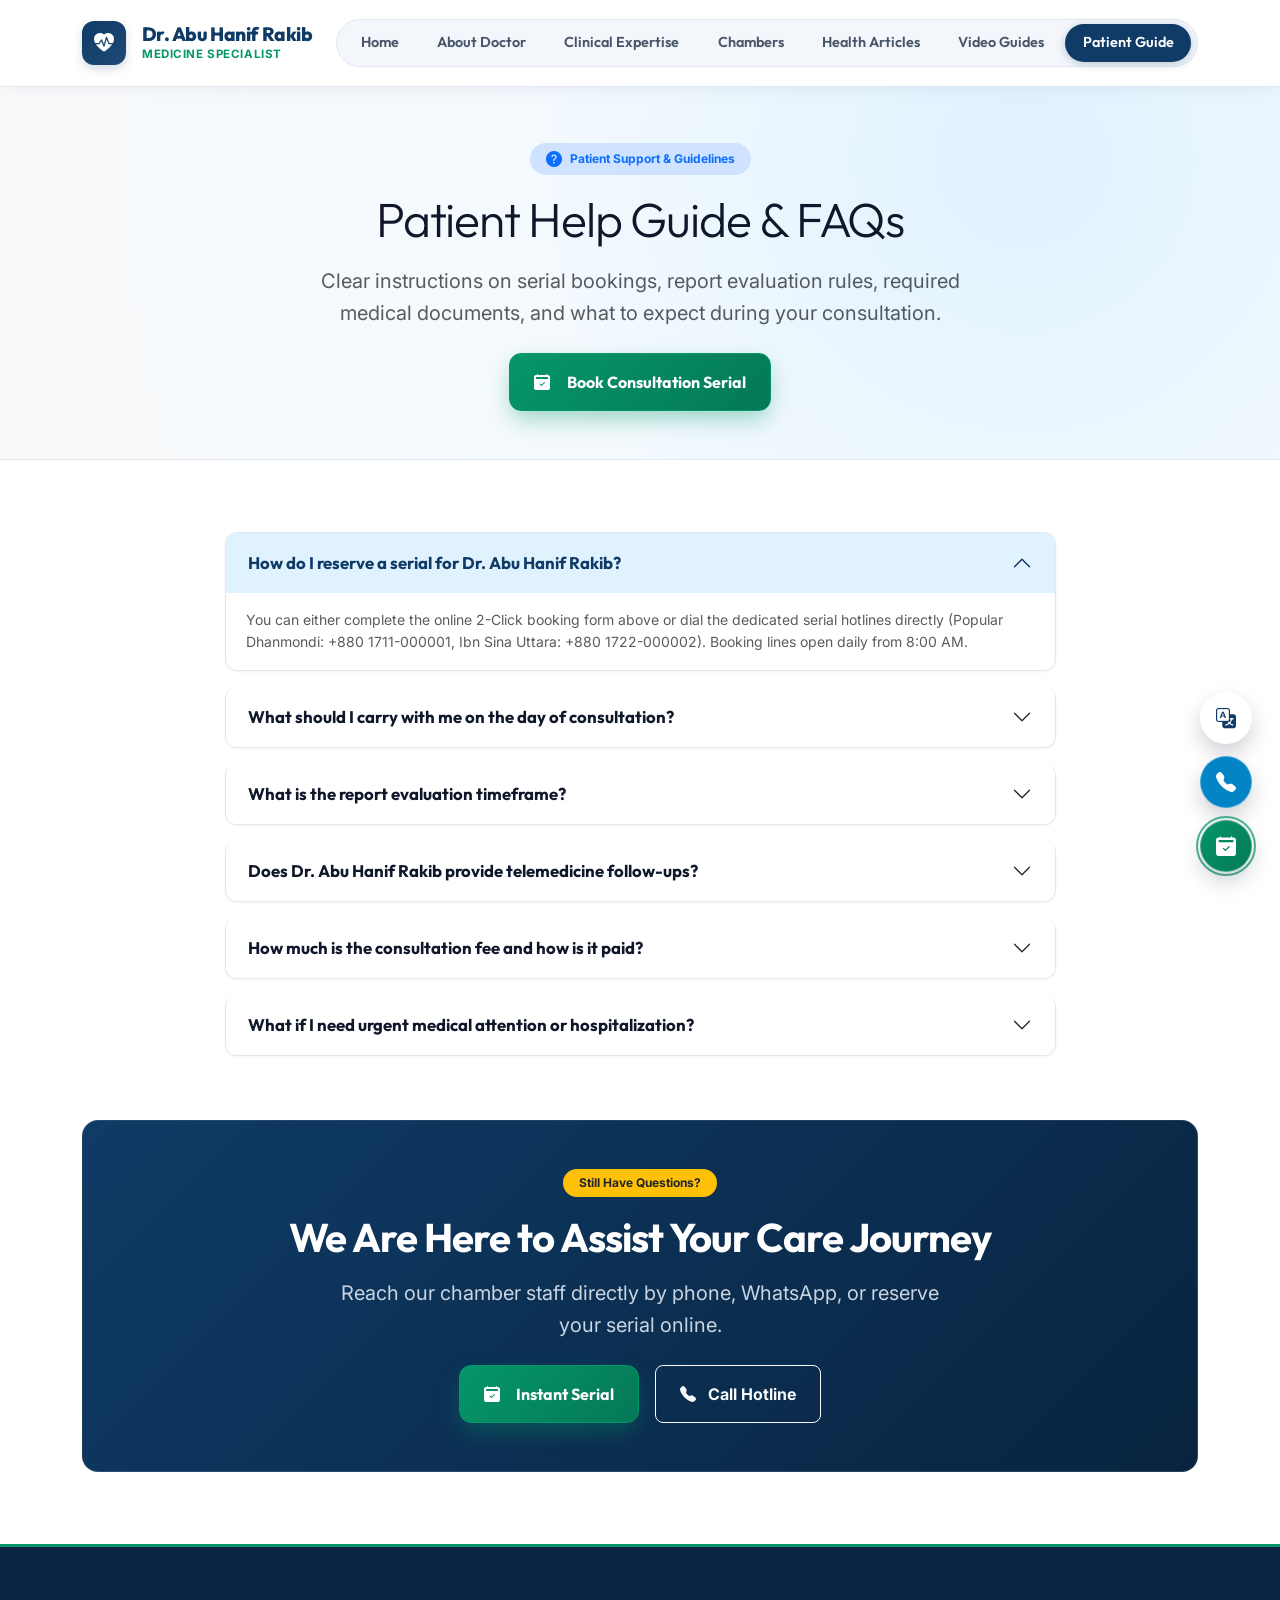
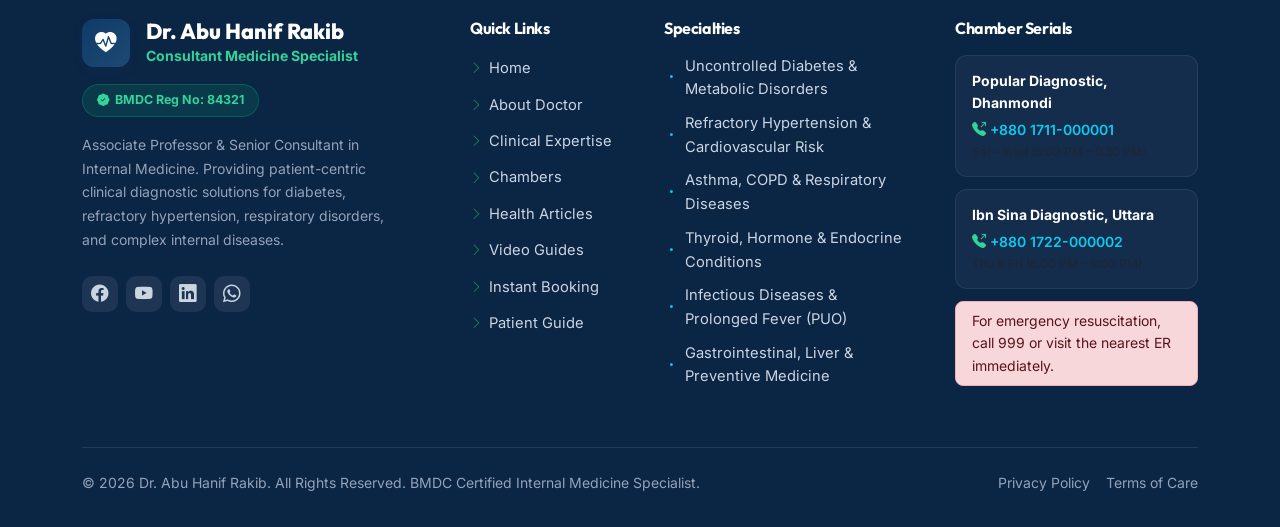
<file: legacy_html/faq.html>
<!DOCTYPE html>
<html lang="en">
<head>
  <meta charset="UTF-8">
  <meta name="viewport" content="width=device-width, initial-scale=1.0">
  <title>Patient Help Guide & FAQs | Dr. Abu Hanif Rakib</title>
  <meta name="description" content="Frequently asked questions about appointment serials, report evaluation rules, what documents to bring, and chamber consultations with Dr. Abu Hanif Rakib.">
  <meta name="keywords" content="Doctor serial FAQ Dhaka, Free report review period, Medicine specialist appointment guide, Dr Abu Hanif Rakib patient guide">
  <meta name="author" content="Dr. Abu Hanif Rakib">
  <meta name="robots" content="index, follow">

  <link rel="preconnect" href="https://fonts.googleapis.com">
  <link rel="preconnect" href="https://fonts.gstatic.com" crossorigin>
  <link href="https://fonts.googleapis.com/css2?family=Inter:wght@300;400;500;600;700&family=Noto+Sans+Bengali:wght@400;500;600;700;800&family=Outfit:wght@500;600;700;800;900&display=swap" rel="stylesheet">

  <link href="https://cdn.jsdelivr.net/npm/bootstrap@5.3.3/dist/css/bootstrap.min.css" rel="stylesheet">
  <link rel="stylesheet" href="https://cdn.jsdelivr.net/npm/bootstrap-icons@1.11.3/font/bootstrap-icons.min.css">
  <script src="https://cdn.jsdelivr.net/npm/bootstrap@5.3.3/dist/js/bootstrap.bundle.min.js"></script>
  <style>
    .turbo-progress-bar {
      height: 3px !important;
      background-color: var(--accent) !important;
      box-shadow: 0 0 10px rgba(5, 150, 105, 0.6) !important;
    }

    @keyframes pageEnterAnim {
      from {
        opacity: 0.94;
        transform: translateY(2px);
      }
      to {
        opacity: 1;
        transform: translateY(0);
      }
    }

    body {
      animation: pageEnterAnim 0.15s cubic-bezier(0.16, 1, 0.3, 1);
    }

    :root {
      --primary: #0F3B66;
      --primary-hover: #0a2744;
      --accent: #059669;
      --accent-hover: #047857;
      --accent-light: #d1fae5;
      --soft-accent: #E0F2FE;
      --bg-slate: #F8FAFC;
      --card-surface: #FFFFFF;
      --text-primary: #0F172A;
      --text-muted: #475569;
      --border-color: #E2E8F0;
      --radius: 12px;
      --radius-lg: 20px;
      --shadow-sm: 0 1px 3px rgba(15, 23, 42, 0.05);
      --shadow-md: 0 8px 24px -4px rgba(15, 23, 42, 0.08);
      --shadow-lg: 0 18px 40px -6px rgba(15, 59, 102, 0.12);
    }

    * {
      box-sizing: border-box;
    }

    html {
      scroll-behavior: smooth;
    }

    body {
      font-family: 'Inter', sans-serif;
      background-color: var(--bg-slate);
      color: var(--text-primary);
      line-height: 1.6;
      overflow-x: hidden;
      padding-bottom: 74px;
    }

    body.lang-bn {
      font-family: 'Noto Sans Bengali', 'Inter', sans-serif;
    }

    @media (min-width: 992px) {
      body {
        padding-bottom: 0;
      }
    }

    h1, h2, h3, h4, h5, h6, .brand-font {
      font-family: 'Outfit', sans-serif;
      color: var(--text-primary);
      letter-spacing: -0.025em;
    }

    body.lang-bn h1,
    body.lang-bn h2,
    body.lang-bn h3,
    body.lang-bn h4,
    body.lang-bn h5,
    body.lang-bn h6,
    body.lang-bn .brand-font {
      font-family: 'Noto Sans Bengali', sans-serif;
      letter-spacing: 0;
    }

    p {
      color: var(--text-muted);
    }

    a {
      text-decoration: none;
      transition: all 0.25s ease;
    }

    .site-header {
      background: rgba(255, 255, 255, 0.95);
      backdrop-filter: blur(14px);
      -webkit-backdrop-filter: blur(14px);
      border-bottom: 1px solid var(--border-color);
      box-shadow: 0 4px 20px -4px rgba(15, 23, 42, 0.07);
      position: sticky;
      top: 0;
      z-index: 1030;
    }

    .brand-avatar-badge {
      width: 44px;
      height: 44px;
      border-radius: 12px;
      background: linear-gradient(135deg, #0F3B66 0%, #1e4976 100%);
      color: #FFFFFF;
      display: flex;
      align-items: center;
      justify-content: center;
      font-size: 1.25rem;
      box-shadow: 0 4px 10px rgba(15, 59, 102, 0.18);
    }

    .brand-title {
      font-family: 'Outfit', sans-serif;
      font-weight: 800;
      font-size: 1.2rem;
      color: var(--primary);
      line-height: 1.15;
      letter-spacing: -0.03em;
    }

    .brand-subtitle {
      font-size: 0.72rem;
      font-weight: 700;
      letter-spacing: 0.05em;
      text-transform: uppercase;
      color: var(--accent);
    }

    .nav-pill-container {
      background: rgba(241, 245, 249, 0.85);
      backdrop-filter: blur(8px);
      border: 1px solid var(--border-color);
      border-radius: 9999px;
      padding: 0.25rem 0.35rem;
      gap: 0.2rem;
    }

    .nav-pill-item {
      font-family: 'Outfit', sans-serif;
      font-weight: 600;
      font-size: 0.9rem;
      color: var(--text-muted) !important;
      padding: 0.45rem 1.1rem !important;
      border-radius: 9999px;
      transition: all 0.2s ease;
    }

    body.lang-bn .nav-pill-item {
      font-family: 'Noto Sans Bengali', sans-serif;
      font-size: 0.94rem;
    }

    .nav-pill-item:hover {
      color: var(--primary) !important;
      background-color: #FFFFFF;
      box-shadow: var(--shadow-sm);
    }

    .nav-pill-item.active {
      color: #FFFFFF !important;
      background-color: var(--primary) !important;
      box-shadow: 0 2px 8px rgba(15, 59, 102, 0.25);
    }

    .hero-faq-banner {
      background: radial-gradient(circle at 80% 20%, #E0F2FE 0%, rgba(240, 249, 255, 0.6) 45%, var(--bg-slate) 85%);
      padding: 3.5rem 0 3rem;
      border-bottom: 1px solid var(--border-color);
    }

    .accordion-item {
      background-color: #FFFFFF;
      border: 1px solid var(--border-color);
      border-radius: var(--radius) !important;
      margin-bottom: 1rem;
      overflow: hidden;
      box-shadow: var(--shadow-sm);
      transition: all 0.25s ease;
    }

    .accordion-item:hover {
      border-color: var(--accent);
      box-shadow: var(--shadow-md);
    }

    .accordion-button {
      font-family: 'Outfit', sans-serif;
      font-weight: 700;
      font-size: 1.05rem;
      color: var(--text-primary);
      background-color: #FFFFFF;
      padding: 1.25rem 1.4rem;
      box-shadow: none !important;
    }

    body.lang-bn .accordion-button {
      font-family: 'Noto Sans Bengali', sans-serif;
    }

    .accordion-button:not(.collapsed) {
      color: var(--primary);
      background-color: var(--soft-accent);
    }

    .btn-brand-primary {
      background: linear-gradient(135deg, #059669 0%, #047857 100%);
      border: 1px solid #059669;
      color: #FFFFFF !important;
      font-family: 'Outfit', sans-serif;
      font-weight: 700;
      padding: 0.82rem 1.85rem;
      border-radius: var(--radius);
      display: inline-flex;
      align-items: center;
      gap: 0.55rem;
      box-shadow: 0 10px 24px -4px rgba(5, 150, 105, 0.42);
      transition: all 0.3s cubic-bezier(0.16, 1, 0.3, 1);
    }

    body.lang-bn .btn-brand-primary {
      font-family: 'Noto Sans Bengali', sans-serif;
    }

    .btn-brand-primary:hover {
      background: linear-gradient(135deg, #047857 0%, #065f46 100%);
      border-color: #047857;
      color: #FFFFFF !important;
      transform: translateY(-3px);
      box-shadow: 0 16px 32px -4px rgba(5, 150, 105, 0.52);
    }

    .site-footer {
      background: #0B2545;
      color: #94a3b8;
      padding: 4.5rem 0 2rem;
      border-top: 3px solid #059669;
      position: relative;
    }

    .footer-brand-title {
      font-family: 'Outfit', sans-serif;
      font-weight: 800;
      font-size: 1.35rem;
      color: #FFFFFF;
      line-height: 1.2;
    }

    body.lang-bn .footer-brand-title {
      font-family: 'Noto Sans Bengali', sans-serif;
    }

    .footer-badge-bmdc {
      background: rgba(5, 150, 105, 0.18);
      border: 1px solid rgba(5, 150, 105, 0.4);
      color: #34d399;
      font-size: 0.78rem;
      font-weight: 700;
      padding: 0.35rem 0.85rem;
      border-radius: 9999px;
      display: inline-flex;
      align-items: center;
      gap: 0.4rem;
    }

    .footer-chamber-pill {
      background: rgba(255, 255, 255, 0.04);
      border: 1px solid rgba(255, 255, 255, 0.08);
      border-radius: var(--radius);
      padding: 0.9rem 1rem;
      transition: all 0.25s ease;
      margin-bottom: 0.75rem;
    }

    .footer-chamber-pill:hover {
      background: rgba(255, 255, 255, 0.07);
      border-color: rgba(5, 150, 105, 0.4);
      transform: translateY(-2px);
    }

    .footer-nav a {
      color: #cbd5e1;
      display: inline-flex;
      align-items: center;
      gap: 0.4rem;
      margin-bottom: 0.65rem;
      font-size: 0.92rem;
      transition: all 0.2s ease;
    }

    .footer-nav a:hover {
      color: #FFFFFF;
      transform: translateX(3px);
    }

    .footer-social-btn {
      width: 36px;
      height: 36px;
      border-radius: 10px;
      background: rgba(255, 255, 255, 0.08);
      color: #cbd5e1;
      display: inline-flex;
      align-items: center;
      justify-content: center;
      font-size: 1.1rem;
      transition: all 0.2s ease;
    }

    .footer-social-btn:hover {
      background: var(--accent);
      color: #FFFFFF;
      transform: translateY(-2px);
    }

    .floating-action-dock {
      position: fixed;
      bottom: 28px;
      right: 28px;
      z-index: 1040;
      display: flex;
      flex-direction: column;
      gap: 12px;
      align-items: flex-end;
    }

    .dock-btn-wrapper {
      position: relative;
      display: flex;
      align-items: center;
      justify-content: flex-end;
    }

    .dock-tooltip-pill {
      position: absolute;
      right: calc(100% + 14px);
      background: #0F172A;
      color: #FFFFFF;
      font-size: 0.8rem;
      font-weight: 600;
      padding: 0.45rem 0.9rem;
      border-radius: 9999px;
      white-space: nowrap;
      pointer-events: none;
      opacity: 0;
      transform: translateX(8px);
      transition: opacity 0.25s ease, transform 0.25s ease;
      box-shadow: var(--shadow-md);
      border: 1px solid rgba(255, 255, 255, 0.1);
    }

    body.lang-bn .dock-tooltip-pill {
      font-family: 'Noto Sans Bengali', sans-serif;
    }

    .dock-btn-wrapper:hover .dock-tooltip-pill {
      opacity: 1;
      transform: translateX(0);
    }

    .dock-action-btn {
      width: 52px;
      height: 52px;
      border-radius: 50%;
      display: flex;
      align-items: center;
      justify-content: center;
      font-size: 1.25rem;
      box-shadow: 0 10px 25px -4px rgba(15, 23, 42, 0.28);
      border: 1.5px solid rgba(255, 255, 255, 0.25);
      cursor: pointer;
      position: relative;
      transition: transform 0.25s cubic-bezier(0.16, 1, 0.3, 1), box-shadow 0.25s ease;
      text-decoration: none;
    }

    .dock-action-btn:hover {
      transform: scale(1.1);
      box-shadow: 0 14px 30px -2px rgba(15, 23, 42, 0.38);
    }

    .dock-btn-lang {
      background: #FFFFFF;
      color: var(--primary);
    }

    .dock-btn-phone {
      background: #0284C7;
      color: #FFFFFF;
    }

    .dock-btn-appointment {
      background: linear-gradient(135deg, #059669 0%, #047857 100%);
      color: #FFFFFF;
    }

    .dock-pulse-wave {
      position: absolute;
      top: -4px;
      left: -4px;
      right: -4px;
      bottom: -4px;
      border-radius: 50%;
      border: 2px solid #059669;
      opacity: 0.7;
      animation: dockPulse 2.4s cubic-bezier(0.24, 0, 0.38, 1) infinite;
      pointer-events: none;
    }

    @keyframes dockPulse {
      0% { transform: scale(1); opacity: 0.7; }
      70% { transform: scale(1.4); opacity: 0; }
      100% { transform: scale(1.4); opacity: 0; }
    }

    .sticky-mobile-bar {
      position: fixed;
      bottom: 0;
      left: 0;
      right: 0;
      z-index: 1045;
      background: rgba(255, 255, 255, 0.96);
      backdrop-filter: blur(12px);
      border-top: 1px solid var(--border-color);
      display: flex;
      align-items: center;
      justify-content: space-around;
      padding: 0.5rem 0.75rem;
      box-shadow: 0 -4px 20px rgba(15, 23, 42, 0.08);
    }

    .btn-mobile-quick {
      flex: 1;
      display: flex;
      flex-direction: column;
      align-items: center;
      justify-content: center;
      gap: 0.2rem;
      padding: 0.45rem 0.5rem;
      border-radius: 10px;
      font-size: 0.75rem;
      font-weight: 700;
      text-decoration: none;
      transition: all 0.2s ease;
      margin: 0 0.25rem;
    }

    .btn-mobile-call {
      background: #E0F2FE;
      color: var(--primary);
      border: 1px solid rgba(15, 59, 102, 0.15);
    }

    .btn-mobile-whatsapp {
      background: #25D366;
      color: #FFFFFF !important;
      border: 1px solid #20bd5a;
    }

    .btn-mobile-book {
      background: var(--accent);
      color: #FFFFFF !important;
      border: 1px solid var(--accent);
    }

    @media (min-width: 992px) {
      .sticky-mobile-bar {
        display: none !important;
      }
    }

    @media (max-width: 991.98px) {
      .site-header {
        background: rgba(255, 255, 255, 0.98) !important;
        backdrop-filter: blur(14px) !important;
        -webkit-backdrop-filter: blur(14px) !important;
        border-bottom: 1px solid var(--border-color) !important;
        box-shadow: 0 4px 20px -4px rgba(15, 23, 42, 0.07) !important;
      }
      .nav-pill-container {
        border-radius: var(--radius) !important;
        padding: 0.5rem !important;
        gap: 0.35rem !important;
        background: #F1F5F9 !important;
      }
      .nav-pill-item {
        border-radius: 8px !important;
        padding: 0.65rem 1rem !important;
      }
    }

    @media (min-width: 992px) and (max-width: 1199.98px) {
      .nav-pill-item {
        font-size: 0.78rem !important;
        padding: 0.38rem 0.52rem !important;
      }
      .brand-title {
        font-size: 1.05rem !important;
      }
      .brand-avatar-badge {
        width: 38px !important;
        height: 38px !important;
        font-size: 1.1rem !important;
      }
    }

    .nav-lang-toggle-btn {
      font-family: 'Outfit', sans-serif;
      font-weight: 700;
      font-size: 0.82rem;
      border-color: rgba(15, 59, 102, 0.25);
      color: var(--primary);
      background: #FFFFFF;
      transition: all 0.2s ease;
    }

    body.lang-bn .nav-lang-toggle-btn {
      font-family: 'Noto Sans Bengali', sans-serif;
    }

    .nav-lang-toggle-btn:hover, .nav-lang-toggle-btn:focus {
      background: var(--soft-accent);
      color: var(--primary);
      border-color: var(--primary);
    }

    input[type="date"].form-control {
      min-height: 48px;
    }

  </style>
  <style id="i18n-anti-flash">
    html.i18n-pending body {
      visibility: hidden !important;
      opacity: 0 !important;
    }
  </style>
  <script>
    (function() {
      try {
        var saved = localStorage.getItem('dr_rakib_user_lang');
        var isBn = false;
        if (saved === 'bn') {
          isBn = true;
        } else if (!saved) {
          var tz = (Intl && Intl.DateTimeFormat) ? Intl.DateTimeFormat().resolvedOptions().timeZone || '' : '';
          var userLangs = navigator.languages || [navigator.language || ''];
          var isBdOrIn = tz.includes('Dhaka') || tz.includes('Kolkata') || tz.includes('Calcutta') || tz.includes('Asia/Dhaka') || tz.includes('Asia/Kolkata');
          var hasBn = userLangs.some(function(l) { return l && l.toLowerCase().startsWith('bn'); });
          if (isBdOrIn || hasBn) isBn = true;
        }
        if (isBn) {
          document.documentElement.lang = 'bn';
          document.documentElement.classList.add('lang-bn', 'i18n-pending');
        } else {
          document.documentElement.lang = 'en';
        }
      } catch (e) {}
    })();
  </script>
</head>
<body>

      <header class="site-header sticky-top">
    <nav class="navbar navbar-expand-lg py-2 py-lg-3" aria-label="Primary Navigation">
      <div class="container">
        <a class="navbar-brand d-flex align-items-center gap-3" href="index.html">
          <div class="brand-avatar-badge">
            <i class="bi bi-heart-pulse-fill"></i>
          </div>
          <div>
            <div class="brand-title" data-i18n="hero_doctor_name">Dr. Abu Hanif Rakib</div>
            <div class="brand-subtitle" data-i18n="doc_designation">Medicine Specialist</div>
          </div>
        </a>

        <!-- Mobile Header Actions (Language Switcher + Hamburger Toggler) -->
        <div class="d-flex align-items-center gap-2 d-lg-none">
          <button class="btn btn-sm btn-outline-primary rounded-pill px-3 py-1 d-flex align-items-center gap-1 nav-lang-toggle-btn" type="button" aria-label="Toggle Language / ভাষা পরিবর্তন">
            <i class="bi bi-translate"></i>
            <span class="lang-btn-text">বাংলা</span>
          </button>
          <button class="navbar-toggler border-0 shadow-none p-1" type="button" data-bs-toggle="collapse" data-bs-target="#primaryNav" aria-controls="primaryNav" aria-expanded="false" aria-label="Toggle navigation">
            <i class="bi bi-list fs-1 text-primary"></i>
          </button>
        </div>

        <div class="collapse navbar-collapse" id="primaryNav">
          <div class="ms-auto my-3 my-lg-0">
            <ul class="navbar-nav nav-pill-container d-flex flex-column flex-lg-row align-items-stretch align-items-lg-center mb-0">
              <li class="nav-item">
                <a class="nav-link nav-pill-item" href="index.html" data-i18n="nav_home">Home</a>
              </li>
              <li class="nav-item">
                <a class="nav-link nav-pill-item" href="about.html" data-i18n="nav_about">About Doctor</a>
              </li>
              <li class="nav-item">
                <a class="nav-link nav-pill-item" href="expertise.html" data-i18n="nav_expertise">Clinical Expertise</a>
              </li>
              <li class="nav-item">
                <a class="nav-link nav-pill-item" href="chambers.html" data-i18n="nav_chambers">Chambers</a>
              </li>
              <li class="nav-item">
                <a class="nav-link nav-pill-item" href="blog.html" data-i18n="nav_articles">Health Articles</a>
              </li>
              <li class="nav-item">
                <a class="nav-link nav-pill-item" href="videos.html" data-i18n="nav_videos">Video Guides</a>
              </li>
              <li class="nav-item">
                <a class="nav-link nav-pill-item active" href="faq.html" data-i18n="nav_faq">Patient Guide</a>
              </li>
            </ul>
          </div>
        </div>
      </div>
    </nav>
  </header>

  <main>
    <section class="hero-faq-banner">
      <div class="container">
        <div class="text-center max-w-700 mx-auto">
          <div class="badge bg-primary-subtle text-primary px-3 py-2 rounded-pill fw-bold mb-3 d-inline-flex align-items-center gap-2">
            <i class="bi bi-question-circle-fill fs-6"></i>
            <span data-i18n="faq_hero_badge">Patient Support & Guidelines</span>
          </div>
          <h1 class="display-5 fw-extrabold mb-3" data-i18n="faq_page_title">Patient Help Guide & FAQs</h1>
          <p class="fs-5 text-muted mb-4 mx-auto" style="max-width: 680px;" data-i18n="faq_page_sub">
            Clear instructions on serial bookings, report evaluation rules, required medical documents, and what to expect during your consultation.
          </p>
          <a href="booking.html" class="btn btn-brand-primary px-4 py-3">
            <i class="bi bi-calendar2-check-fill me-2"></i>
            <span data-i18n="btn_book_serial_now">Book Consultation Serial</span>
          </a>
        </div>
      </div>
    </section>

    <section class="py-5" style="background-color: #FFFFFF;">
      <div class="container py-lg-4">
        <div class="row justify-content-center">
          <div class="col-lg-9">
            <div class="accordion" id="faqPageAccordion">
              <div class="accordion-item">
                <h2 class="accordion-header" id="headingOne">
                  <button class="accordion-button" type="button" data-bs-toggle="collapse" data-bs-target="#collapseOne" aria-expanded="true" aria-controls="collapseOne" data-i18n="faq_q1">
                    How do I reserve a serial for Dr. Abu Hanif Rakib?
                  </button>
                </h2>
                <div id="collapseOne" class="accordion-collapse collapse show" aria-labelledby="headingOne" data-bs-parent="#faqPageAccordion">
                  <div class="accordion-body text-muted small" data-i18n="faq_a1">
                    You can either complete the online booking form on this website or dial the dedicated serial hotlines directly (Popular Dhanmondi: +880 1711-000001, Ibn Sina Uttara: +880 1722-000002). Telephone booking lines open daily from 8:00 AM.
                  </div>
                </div>
              </div>

              <div class="accordion-item">
                <h2 class="accordion-header" id="headingTwo">
                  <button class="accordion-button collapsed" type="button" data-bs-toggle="collapse" data-bs-target="#collapseTwo" aria-expanded="false" aria-controls="collapseTwo" data-i18n="faq_q2">
                    What should I carry with me on the day of consultation?
                  </button>
                </h2>
                <div id="collapseTwo" class="accordion-collapse collapse" aria-labelledby="headingTwo" data-bs-parent="#faqPageAccordion">
                  <div class="accordion-body text-muted small" data-i18n="faq_a2">
                    Please bring all previous prescriptions, recent diagnostic test slips (blood tests, ECG, imaging reports), and current medication boxes. Having a written timeline of your symptoms is highly encouraged.
                  </div>
                </div>
              </div>

              <div class="accordion-item">
                <h2 class="accordion-header" id="headingThree">
                  <button class="accordion-button collapsed" type="button" data-bs-toggle="collapse" data-bs-target="#collapseThree" aria-expanded="false" aria-controls="collapseThree" data-i18n="faq_q3">
                    What is the report evaluation timeframe?
                  </button>
                </h2>
                <div id="collapseThree" class="accordion-collapse collapse" aria-labelledby="headingThree" data-bs-parent="#faqPageAccordion">
                  <div class="accordion-body text-muted small" data-i18n="faq_a3">
                    Diagnostic reports requested during your consultation can be reviewed within 7 to 10 days without incurring an extra consultation charge.
                  </div>
                </div>
              </div>

              <div class="accordion-item">
                <h2 class="accordion-header" id="headingFour">
                  <button class="accordion-button collapsed" type="button" data-bs-toggle="collapse" data-bs-target="#collapseFour" aria-expanded="false" aria-controls="collapseFour" data-i18n="faq_q4">
                    Does Dr. Abu Hanif Rakib provide telemedicine follow-ups?
                  </button>
                </h2>
                <div id="collapseFour" class="accordion-collapse collapse" aria-labelledby="headingFour" data-bs-parent="#faqPageAccordion">
                  <div class="accordion-body text-muted small" data-i18n="faq_a4">
                    Patients previously seen in-person can schedule remote telemedicine follow-ups for medication dosage adjustments and routine report reviews as deemed clinically appropriate.
                  </div>
                </div>
              </div>

              <div class="accordion-item">
                <h2 class="accordion-header" id="headingFive">
                  <button class="accordion-button collapsed" type="button" data-bs-toggle="collapse" data-bs-target="#collapseFive" aria-expanded="false" aria-controls="collapseFive" data-i18n="faq_q5">
                    How much is the consultation fee and how is it paid?
                  </button>
                </h2>
                <div id="collapseFive" class="accordion-collapse collapse" aria-labelledby="headingFive" data-bs-parent="#faqPageAccordion">
                  <div class="accordion-body text-muted small" data-i18n="faq_a5">
                    The consultation fee is BDT 1,200 for initial consultations. No advance payment is needed when reserving online. Payment is made directly at the hospital or diagnostic counter upon arrival.
                  </div>
                </div>
              </div>

              <div class="accordion-item">
                <h2 class="accordion-header" id="headingSix">
                  <button class="accordion-button collapsed" type="button" data-bs-toggle="collapse" data-bs-target="#collapseSix" aria-expanded="false" aria-controls="collapseSix" data-i18n="faq_q6">
                    What if I need urgent medical attention or hospitalization?
                  </button>
                </h2>
                <div id="collapseSix" class="accordion-collapse collapse" aria-labelledby="headingSix" data-bs-parent="#faqPageAccordion">
                  <div class="accordion-body text-muted small" data-i18n="faq_a6">
                    Chambers are meant for scheduled outpatient consultations. In case of acute chest pain, sudden stroke symptoms, severe breathing distress, or heavy bleeding, please visit the emergency room of your nearest hospital or dial 999 immediately.
                  </div>
                </div>
              </div>
            </div>
          </div>
        </div>

        <div class="mt-5 p-4 p-md-5 rounded-4 text-center text-white position-relative overflow-hidden" style="background: linear-gradient(135deg, #0F3B66 0%, #082440 100%); border: 1px solid rgba(255, 255, 255, 0.1);">
          <div class="max-w-700 mx-auto position-relative" style="z-index: 2;">
            <div class="badge bg-warning text-dark fw-bold px-3 py-2 rounded-pill mb-3" data-i18n="cta_still_questions">Still Have Questions?</div>
            <h2 class="display-6 fw-bold mb-3 text-white" data-i18n="cta_help_title">We Are Here to Assist Your Care Journey</h2>
            <p class="text-slate-300 fs-5 mb-4 mx-auto" style="color: #cbd5e1; max-width: 600px;" data-i18n="cta_help_sub">
              Reach our chamber staff directly by phone, WhatsApp, or reserve your serial online.
            </p>
            <div class="d-flex flex-wrap gap-3 justify-content-center">
              <a href="booking.html" class="btn btn-brand-primary px-4 py-3 fs-6">
                <i class="bi bi-calendar2-check-fill me-2"></i>
                <span data-i18n="btn_instant_serial">Book Consultation Serial</span>
              </a>
              <a href="tel:+8801700000000" class="btn btn-outline-light rounded-3 px-4 py-3 fw-bold fs-6">
                <i class="bi bi-telephone-fill me-2"></i>
                <span>Call Hotline</span>
              </a>
            </div>
          </div>
        </div>
      </div>
    </section>
  </main>

  <footer class="site-footer">
    <div class="container">
      <div class="row g-5 mb-5">
        <div class="col-lg-4">
          <div class="d-flex align-items-center gap-3 mb-3">
            <div class="brand-avatar-badge" style="width: 48px; height: 48px; font-size: 1.35rem;">
              <i class="bi bi-heart-pulse-fill"></i>
            </div>
            <div>
              <div class="footer-brand-title">Dr. Abu Hanif Rakib</div>
              <div class="text-accent small fw-bold" style="color: #34d399;" data-i18n="footer_specialty">Consultant Medicine Specialist</div>
            </div>
          </div>

          <div class="mb-3">
            <span class="footer-badge-bmdc">
              <i class="bi bi-patch-check-fill"></i>
              <span data-i18n="hero_bmdc">BMDC Reg No: 84321</span>
            </span>
          </div>

          <p class="small text-slate-300 mb-4 pe-lg-3" style="color: #94a3b8; line-height: 1.7;" data-i18n="footer_bio">
            Associate Professor & Senior Consultant in Internal Medicine. Providing patient-centric clinical diagnostic solutions for diabetes, refractory hypertension, respiratory disorders, and complex internal diseases.
          </p>

          <div class="d-flex gap-2">
            <a href="https://facebook.com" target="_blank" rel="noopener noreferrer" class="footer-social-btn" aria-label="Doctor Facebook Page">
              <i class="bi bi-facebook"></i>
            </a>
            <a href="https://youtube.com" target="_blank" rel="noopener noreferrer" class="footer-social-btn" aria-label="Doctor YouTube Channel">
              <i class="bi bi-youtube"></i>
            </a>
            <a href="https://linkedin.com" target="_blank" rel="noopener noreferrer" class="footer-social-btn" aria-label="Doctor LinkedIn Profile">
              <i class="bi bi-linkedin"></i>
            </a>
            <a href="https://wa.me/8801700000000" target="_blank" rel="noopener noreferrer" class="footer-social-btn" aria-label="Doctor WhatsApp Assistant">
              <i class="bi bi-whatsapp"></i>
            </a>
          </div>
        </div>

        <div class="col-6 col-md-3 col-lg-2 footer-nav">
          <h3 class="fs-6 fw-bold text-white mb-3 brand-font" data-i18n="footer_quick_links">Quick Links</h3>
          <ul class="list-unstyled mb-0">
            <li><a href="index.html"><i class="bi bi-chevron-right text-success small"></i> <span data-i18n="nav_home">Home</span></a></li>
            <li><a href="about.html"><i class="bi bi-chevron-right text-success small"></i> <span data-i18n="nav_about">About Doctor</span></a></li>
            <li><a href="expertise.html"><i class="bi bi-chevron-right text-success small"></i> <span data-i18n="nav_expertise">Clinical Solutions</span></a></li>
            <li><a href="chambers.html"><i class="bi bi-chevron-right text-success small"></i> <span data-i18n="nav_chambers">Chambers</span></a></li>
            <li><a href="blog.html"><i class="bi bi-chevron-right text-success small"></i> <span data-i18n="nav_articles">Health Articles</span></a></li>
            <li><a href="videos.html"><i class="bi bi-chevron-right text-success small"></i> <span data-i18n="nav_videos">Video Guides</span></a></li>
            <li><a href="booking.html"><i class="bi bi-chevron-right text-success small"></i> <span data-i18n="footer_link_booking">Instant Booking</span></a></li>
            <li><a href="faq.html"><i class="bi bi-chevron-right text-success small"></i> <span data-i18n="nav_faq">FAQ</span></a></li>
          </ul>
        </div>

        <div class="col-6 col-md-3 col-lg-3 footer-nav">
          <h3 class="fs-6 fw-bold text-white mb-3 brand-font" data-i18n="footer_specialties_title">Specialties</h3>
          <ul class="list-unstyled mb-0">
            <li><a href="expertise.html"><i class="bi bi-dot text-info"></i> <span data-i18n="exp_title_1">Diabetes Mellitus</span></a></li>
            <li><a href="expertise.html"><i class="bi bi-dot text-info"></i> <span data-i18n="exp_title_2">Hypertension Control</span></a></li>
            <li><a href="expertise.html"><i class="bi bi-dot text-info"></i> <span data-i18n="exp_title_3">Chest & Asthma Protocols</span></a></li>
            <li><a href="expertise.html"><i class="bi bi-dot text-info"></i> <span data-i18n="exp_title_4">Thyroid Diagnostics</span></a></li>
            <li><a href="expertise.html"><i class="bi bi-dot text-info"></i> <span data-i18n="exp_title_5">Infectious Fever Workups</span></a></li>
            <li><a href="expertise.html"><i class="bi bi-dot text-info"></i> <span data-i18n="exp_title_6">Preventive Health Check</span></a></li>
          </ul>
        </div>

        <div class="col-md-6 col-lg-3">
          <h3 class="fs-6 fw-bold text-white mb-3 brand-font" data-i18n="footer_helplines_title">Chamber Serials</h3>
          <div class="footer-chamber-pill">
            <div class="text-white small fw-bold">Popular Diagnostic, Dhanmondi</div>
            <a href="tel:+8801711000001" class="text-info small text-decoration-none fw-semibold d-inline-flex align-items-center gap-1 mt-1">
              <i class="bi bi-telephone-outbound-fill text-accent" style="color: #34d399;"></i> +880 1711-000001
            </a>
            <div class="text-muted" style="font-size: 0.75rem;">Sat – Wed (5:00 PM – 9:30 PM)</div>
          </div>

          <div class="footer-chamber-pill">
            <div class="text-white small fw-bold">Ibn Sina Diagnostic, Uttara</div>
            <a href="tel:+8801722000002" class="text-info small text-decoration-none fw-semibold d-inline-flex align-items-center gap-1 mt-1">
              <i class="bi bi-telephone-outbound-fill text-accent" style="color: #34d399;"></i> +880 1722-000002
            </a>
            <div class="text-muted" style="font-size: 0.75rem;">Thu & Fri (6:00 PM – 9:00 PM)</div>
          </div>

          <div class="p-2 px-3 rounded-3 bg-danger-subtle text-danger-emphasis small border border-danger-subtle mt-2" data-i18n="footer_emergency_notice">
            <i class="bi bi-telephone-plus-fill me-1"></i>
            For emergency resuscitation, call <strong>999</strong> or visit the nearest ER immediately.
          </div>
        </div>
      </div>

      <div class="pt-4 border-top border-secondary-subtle d-flex flex-column flex-md-row align-items-center justify-content-between gap-3 text-center text-md-start" style="border-color: rgba(255, 255, 255, 0.1) !important;">
        <div class="small text-slate-400" style="color: #94a3b8;" data-i18n="footer_copyright">
          &copy; 2026 Dr. Abu Hanif Rakib. All Rights Reserved. BMDC Certified Internal Medicine Specialist.
        </div>
        <div class="small d-flex gap-3">
          <a href="#" class="text-slate-400 text-decoration-none" style="color: #94a3b8;" data-i18n="footer_privacy">Privacy Policy</a>
          <a href="#" class="text-slate-400 text-decoration-none" style="color: #94a3b8;" data-i18n="footer_terms">Terms of Care</a>
        </div>
      </div>
    </div>
  </footer>

  <div class="sticky-mobile-bar" aria-label="Mobile Quick Contacts">
    <a href="tel:+8801700000000" class="btn-mobile-quick btn-mobile-call">
      <i class="bi bi-telephone-fill"></i>
      <span data-i18n="btn_call_serial">Call</span>
    </a>
    <a href="https://wa.me/8801700000000?text=Hello%20Dr.%20Abu%20Hanif%20Rakib%2C%20I%20would%20like%20to%20inquire%20about%20a%20consultation%20serial." target="_blank" rel="noopener noreferrer" class="btn-mobile-quick btn-mobile-whatsapp">
      <i class="bi bi-whatsapp"></i>
      <span>WhatsApp</span>
    </a>
    <a href="booking.html" class="btn-mobile-quick btn-mobile-book">
      <i class="bi bi-calendar2-check-fill"></i>
      <span data-i18n="btn_instant_serial">Instant Serial</span>
    </a>
  </div>

  <div class="floating-action-dock d-none d-lg-flex" aria-label="Quick Actions">
    <div class="dock-btn-wrapper">
      <div class="dock-tooltip-pill">
        <span id="dockLangTooltipText">বাংলায় পরিবর্তন করুন</span>
      </div>
      <button class="dock-action-btn dock-btn-lang" id="dockLangToggle" type="button" aria-label="Toggle Language / ভাষা পরিবর্তন">
        <i class="bi bi-translate"></i>
      </button>
    </div>

    <div class="dock-btn-wrapper">
      <div class="dock-tooltip-pill">
        <i class="bi bi-telephone-outbound-fill text-info me-1"></i>
        <span>হটলাইন: +880 1700-000000</span>
      </div>
      <a href="tel:+8801700000000" class="dock-action-btn dock-btn-phone" aria-label="Call Doctor Serial Hotline">
        <i class="bi bi-telephone-fill"></i>
      </a>
    </div>

    <div class="dock-btn-wrapper">
      <div class="dock-tooltip-pill">
        <i class="bi bi-lightning-charge-fill text-warning me-1"></i>
        <span data-i18n="btn_instant_serial">Instant Serial Booking</span>
      </div>
      <div class="dock-pulse-wave"></div>
      <a href="booking.html" class="dock-action-btn dock-btn-appointment" aria-label="Book Instant Serial">
        <i class="bi bi-calendar2-check-fill"></i>
      </a>
    </div>
  </div>

  <script>
  (function() {
        const translations = {
      en: {
        about_card1_desc: "Fellow of College of Physicians & Surgeons (FCPS - Internal Medicine)",
        about_card1_title: "Post-Graduate Honors",
        about_card2_desc: "Associate Professor, Department of Medicine, Govt. Medical College",
        about_card2_title: "Faculty Designation",
        about_eyebrow: "Personal Biography & Philosophy",
        about_headline: "Clinical Accuracy Built on Careful Listening & Rational Medicine",
        about_hero_badge: "Internal Medicine Specialist",
        about_main_sub: "Learn about the medical background, credentials, and patient-first care philosophy of Dr. Abu Hanif Rakib.",
        about_main_title: "Dedicated to Evidence-Based Healing & Compassionate Clinical Care",
        about_p1: "Dr. Abu Hanif Rakib has earned widespread clinical respect as a dedicated Medicine Specialist in Bangladesh. After completing his undergraduate training with distinction from premier institutions, he completed his residency and earned fellowship in Internal Medicine from the Bangladesh College of Physicians and Surgeons (BCPS).",
        about_p2: "His clinical philosophy centres on treating the whole patient rather than isolated symptoms: avoiding irrational polypharmacy, reducing unnecessary investigational burdens, and framing accessible lifestyle interventions alongside modern therapeutic drugs.",
        art2_desc: "Why hematocrit monitoring, plasma leakage assessment, and strict fluid balance take clinical precedence over platelets alone during the critical phase.",
        art2_title: "Dengue Recovery: What Platelet Count Alone Doesn't Tell You",
        art3_desc: "Recognizing the subtle signs of subclinical hypothyroidism, Vitamin D deficiency, and adult metabolic dysregulation.",
        art3_title: "Chronic Fatigue, Brain Fog, & Unexplained Weight Gain",
        art4_desc: "Exploring why patients on three anti-hypertensive drugs still experience blood pressure spikes due to processed foods and seasonings.",
        art4_title: "Hidden Dietary Sodium & Refractory High Blood Pressure",
        art5_desc: "Why taking Azithromycin or Cefixime for routine sore throats destroys normal flora and fuels lethal multidrug-resistant superbugs.",
        art5_title: "Antibiotic Resistance: A Doctor's Urgent Appeal",
        art6_desc: "Clinical perspectives on gut-brain interactions, the role of chronic sympathetic stress, and avoiding lifelong proton-pump inhibitor overuse.",
        art6_title: "IBS vs Acid Reflux: Deconstructing Gut Inflammation",
        badge_bmdc_title: "BMDC Certified Specialist",
        badge_fcps_sub: "Associate Professor",
        blog1_desc: "A clinical breakdown of caloric distribution, intermittent walking routines, and how early lifestyle intervention delays or prevents Type 2 Diabetes.",
        blog1_tag: "Preventive Health",
        blog1_title: "Lifestyle Modification as Medicine: Reversing Pre-Diabetes",
        blog2_desc: "Why hematocrit monitoring, plasma leakage assessment, and strict fluid balance are far more critical than focusing solely on platelet numbers during acute dengue.",
        blog2_tag: "Infectious Diseases",
        blog2_title: "Dengue Recovery: What Platelet Count Alone Doesn't Tell You",
        blog3_desc: "Recognizing the subtle signs of subclinical hypothyroidism, Vitamin D deficiency, and metabolic exhaustion in modern urban lifestyles.",
        blog3_tag: "Diagnostic Care",
        blog3_title: "Chronic Fatigue, Brain Fog, & Unexplained Weight Gain",
        blog_badge: "Doctor's Medical Writings",
        blog_eyebrow: "Medical Insights & Writings",
        blog_headline: "Articles & Clinical Columns",
        blog_hub_sub: "Authoritative, evidence-based clinical articles and health insights written by Dr. Abu Hanif Rakib.",
        blog_hub_title: "Medical Journal & Health Articles",
        blog_read_more: "Read Full Column",
        blog_sub: "Educational articles and health columns written by Dr. Abu Hanif Rakib to foster public health literacy and rational lifestyle choices.",
        book_benefit1_desc: "Receive serial number and estimated arrival time directly on your phone.",
        book_benefit1_title: "Instant Mobile Confirmation",
        book_benefit2_desc: "Consultation fee (BDT 1,200) is paid on-site at the chamber reception counter.",
        book_benefit2_title: "Zero Upfront Payment Required",
        book_benefit3_desc: "Optionally attach previous prescriptions and lab tests so the doctor is well-prepared for your visit.",
        book_benefit3_title: "Pre-Consultation Clinical Intake",
        book_eyebrow: "Instant Reservation",
        book_headline: "Priority Consultation Booking",
        book_hero_badge: "Priority Chamber Reservation",
        book_sub: "Fast verification and direct serial confirmation with chamber staff. Fill in your details below to secure your consultation appointment.",
        booking_success_title: "Serial Request Confirmed!",
        btn_book_here: "Book Serial",
        btn_book_serial: "Book Serial",
        btn_book_serial_now: "Book Consultation Serial",
        btn_call_serial: "Call Serial",
        btn_consult_domain: "Consult Specialist",
        btn_explore_expertise: "Explore Specialties",
        btn_instant_serial: "Instant Serial",
        btn_map: "Map",
        btn_play_video: "Play Inside",
        btn_read_article: "Read Full Article",
        btn_view_all_articles: "View All Health Articles",
        btn_view_all_videos: "View All Video Guides",
        btn_view_chambers: "View Chambers & Hours",
        chamber1_addr: "House #16, Road #2, Dhanmondi R/A, Dhaka-1205 (Room 408)",
        chamber1_badge: "Primary Center",
        chamber1_closed: "Thursday & Friday",
        chamber1_days: "Saturday – Wednesday",
        chamber1_facility_desc: "Fully accredited pathology lab, 1.5T MRI, 128-slice CT, Echocardiography, Spirometry, Ultrasound, and full-service pharmacy located in the same building.",
        chamber1_note: "Direct on-site lab, pathology, and pharmacy assistance available.",
        chamber1_title: "Popular Diagnostic Centre, Dhanmondi",
        chamber2_addr: "House #52, Sector #3, Jasimuddin Avenue, Uttara, Dhaka (Room 205)",
        chamber2_badge: "Weekend & Evening",
        chamber2_closed: "Saturday to Wednesday",
        chamber2_days: "Thursday & Friday Only",
        chamber2_facility_desc: "Advanced digital diagnostics, rapid fever panel workups (Dengue NS1, CBC), dedicated patient parking, and streamlined reception queue management.",
        chamber2_note: "Convenient location for Northern Dhaka and airport access.",
        chamber2_title: "Ibn Sina Diagnostic Center, Uttara",
        chamber_fee: "Fee: BDT 1,200",
        chambers_eyebrow: "Visiting Schedule",
        chambers_headline: "Consultation Chambers & Direct Serials",
        chambers_hero_badge: "Dhaka Consultation Locations",
        chambers_page_sub: "Dr. Abu Hanif Rakib consults at two modern diagnostic centres in Dhanmondi and Uttara. Choose your preferred location to secure an instant chamber serial.",
        chambers_page_title: "Chambers & Visiting Schedule",
        chambers_sub: "Dr. Abu Hanif Rakib consults at two premier medical diagnostic centers in Dhaka. Select your preferred chamber to secure a serial.",
        cta_blog_badge: "Personalized Medical Attention",
        cta_blog_sub: "Book a consultation serial to discuss your diagnostic tests, chronic health challenges, and tailored therapeutic roadmap with Dr. Abu Hanif Rakib.",
        cta_blog_title: "Have Questions About Your Health Reports?",
        cta_booking_banner_sub: "No advance payment required. Secure a confirmed queue number with direct SMS notifications on your mobile phone.",
        cta_booking_banner_title: "Reserve Your Consultation Serial in 2 Minutes",
        cta_chamber_badge: "Chamber Consultations",
        cta_chamber_sub: "Visit Dr. Abu Hanif Rakib at Popular Diagnostic Centre Dhanmondi or Ibn Sina Diagnostic Uttara.",
        cta_chamber_title: "Looking for an In-Person Medical Review?",
        cta_consult_badge: "Need In-Person Consultation?",
        cta_consult_sub: "Direct physical examinations, review of prior blood tests and imaging reports, and customized treatment plans.",
        cta_consult_title: "Book a Chamber Serial with Dr. Abu Hanif Rakib",
        cta_expertise_sub: "Consult with Dr. Abu Hanif Rakib for precision diagnosis, medication review, and evidence-based clinical recovery.",
        cta_expertise_title: "Schedule a Detailed Clinical Consultation",
        cta_fast_booking: "Online Chamber Reservation",
        cta_help_sub: "Reach our chamber staff directly by phone, WhatsApp, or reserve your serial online.",
        cta_help_title: "We Are Here to Assist Your Care Journey",
        cta_still_questions: "Still Have Questions?",
        doc_designation: "Medicine Specialist",
        emergency_warning_desc: "For severe chest pain, acute breathlessness, or signs of acute stroke, please visit the nearest hospital emergency department immediately or dial 999.",
        emergency_warning_title: "Medical Emergency Warning",
        exp_app_1: "Prioritizes organ-protective SGLT2 inhibitors and GLP-1 therapy alongside strict nutritional timing to achieve target HbA1c below 6.5% without hypoglycemic risk.",
        exp_app_2: "Identifies concealed secondary hypertension causes (renal artery stenosis, sleep apnea, endocrine adenomas) to prevent premature strokes and heart failure.",
        exp_app_3: "Employs objective spirometry parameters and teaches flawless inhaler spacer techniques rather than resorting to prolonged oral steroid dependence.",
        exp_app_4: "Performs comprehensive Free T3, Free T4, and anti-TPO antibody profiling to deliver precision micro-titrated hormone replenishment.",
        exp_app_5: "Strict hematocrit monitoring and plasma balance protocol for dengue; zero indiscriminate antibiotic prescriptions for benign viral infections.",
        exp_app_6: "Staged gut-microbiome and liver enzyme normalization without long-term proton pump inhibitor dependency or unnecessary dietary restrictions.",
        exp_approach_title: "Doctor's Clinical Approach:",
        exp_desc_1: "Comprehensive glycemic stabilization for brittle Type 2 & Type 1 diabetes, diabetic neuropathy, kidney risk reduction, and individualized insulin regimen formulation.",
        exp_desc_2: "Diagnostic screening for resistant secondary hypertension, lipid profile dyslipidemia, cardiac risk assessment, and long-term arterial protection protocols.",
        exp_desc_3: "Evidence-led therapeutics for chronic refractory cough, bronchial asthma, chronic obstructive pulmonary disease (COPD), allergic bronchitis, and post-viral lung recovery.",
        exp_desc_4: "Investigation and hormone titration for Hypothyroidism, Hyperthyroidism, Hashimoto's thyroiditis, sudden unexplained weight fluctuations, and chronic fatigue syndromes.",
        exp_desc_5: "Systematic clinical workups for pyrexia of unknown origin, persistent dengue, complex typhoid, recurrent urinary tract infections, and rational antibiotic stewardship.",
        exp_desc_6: "Holistic management of irritable bowel symptoms (IBS), non-alcoholic fatty liver disease (NAFLD), hyperuricemia/gout, and comprehensive executive health screenings.",
        exp_title_1: "Uncontrolled Diabetes & Metabolic Disorders",
        exp_title_2: "Refractory Hypertension & Cardiovascular Risk",
        exp_title_3: "Asthma, COPD & Respiratory Diseases",
        exp_title_4: "Thyroid, Hormone & Endocrine Conditions",
        exp_title_5: "Infectious Diseases & Prolonged Fever (PUO)",
        exp_title_6: "Gastrointestinal, Liver & Preventive Medicine",
        expertise_eyebrow: "Core Clinical Solutions",
        expertise_headline: "Proven Protocols for Complex Conditions",
        expertise_hero_badge: "Internal Medicine Disciplines",
        expertise_page_sub: "Systematic medical protocols developed through 15+ years of clinical practice, dedicated to organ preservation, rational antibiotic therapy, and sustainable metabolic stabilization.",
        expertise_page_title: "Specialized Clinical Solutions",
        expertise_sub: "Dedicated, systematic medical management focused on long-term disease remission and organ preservation.",
        facility_title: "On-Site Facilities:",
        faq_a1: "You can either complete the online 2-Click booking form above or dial the dedicated serial hotlines directly (Popular Dhanmondi: +880 1711-000001, Ibn Sina Uttara: +880 1722-000002). Booking lines open daily from 8:00 AM.",
        faq_a2: "Please bring all previous prescriptions, recent diagnostic test slips (blood tests, ECG, imaging reports), and current medication boxes. Having a written timeline of your symptoms is highly encouraged.",
        faq_a3: "Diagnostic reports requested during your consultation can be reviewed within 7 to 10 days without incurring an extra consultation charge.",
        faq_a4: "Yes, telemedicine follow-up is available for existing patients who have had at least one in-person clinical examination at either chamber.",
        faq_a5: "The consultation fee is BDT 1,200 for initial consultations. No advance payment is needed when reserving online. Payment is made directly at the hospital or diagnostic counter upon arrival.",
        faq_a6: "Chambers are meant for scheduled outpatient consultations. In case of acute chest pain, sudden stroke symptoms, severe breathing distress, or heavy bleeding, please visit the emergency room of your nearest hospital or dial 999 immediately.",
        faq_eyebrow: "Patient Help Center",
        faq_headline: "Frequently Asked Questions",
        faq_hero_badge: "Patient Support & Guidelines",
        faq_page_sub: "Clear instructions on serial bookings, report evaluation rules, required medical documents, and what to expect during your consultation.",
        faq_page_title: "Patient Help Guide & FAQs",
        faq_q1: "How do I reserve a serial for Dr. Abu Hanif Rakib?",
        faq_q2: "What should I carry with me on the day of consultation?",
        faq_q3: "What is the report evaluation timeframe?",
        faq_q4: "Does Dr. Abu Hanif Rakib provide telemedicine follow-ups?",
        faq_q5: "How much is the consultation fee and how is it paid?",
        faq_q6: "What if I need urgent medical attention or hospitalization?",
        faq_sub: "Clear guidance on scheduling serials, previous report reviews, and chamber etiquette.",
        filter_all: "All Guides",
        filter_all_articles: "All Articles",
        filter_antibiotic: "Antibiotic Safety",
        filter_art_diabetes: "Diabetes & Metabolism",
        filter_art_heart: "Hypertension & Heart",
        filter_art_infection: "Fever & Infections",
        filter_art_lifestyle: "Lifestyle & Diet",
        filter_bp: "Blood Pressure & Heart",
        filter_diabetes: "Diabetes & Metabolism",
        filter_fever: "Fever & Dengue",
        filter_lungs: "Asthma & Chest",
        footer_bio: "Associate Professor & Senior Consultant in Internal Medicine. Providing patient-centric clinical diagnostic solutions for diabetes, refractory hypertension, respiratory disorders, and complex internal diseases.",
        footer_copyright: "© 2026 Dr. Abu Hanif Rakib. All Rights Reserved. BMDC Certified Internal Medicine Specialist.",
        footer_emergency_notice: "For emergency resuscitation, call 999 or visit the nearest ER immediately.",
        footer_helplines_title: "Chamber Serials",
        footer_link_booking: "Instant Booking",
        footer_privacy: "Privacy Policy",
        footer_quick_links: "Quick Links",
        footer_specialties_title: "Specialties",
        footer_specialty: "Consultant Medicine Specialist",
        footer_terms: "Terms of Care",
        form_age: "Age",
        form_badge: "Open For Serials",
        form_btn_submit: "Confirm Serial Request & Get Confirmation",
        form_chamber: "Select Chamber",
        form_collapse_title: "Add Clinical Details (Optional)",
        form_consent: "I agree to receive appointment serial confirmation and reminder SMS on my phone.",
        form_date: "Preferred Date",
        form_gender: "Gender",
        form_name: "Patient Name",
        form_phone: "Mobile Number",
        form_reassurance: "No advance payment needed. Serial confirmed via SMS.",
        form_subtitle: "Priority Chamber Queue • Fast 2-Step",
        form_symptoms: "Primary Symptoms / Reason for Visit",
        form_title: "Quick Appointment Form",
        form_upload_formats: "Supported formats: PDF, JPG, PNG (Max 15MB)",
        form_upload_hint: "Click to browse or drag & drop reports here",
        form_upload_label: "Attach Previous Prescriptions / Lab Reports",
        form_upload_optional: "Optional • Doctor Review",
        form_visit_type: "Visit Type",
        gender_female: "Female",
        gender_male: "Male",
        gender_other: "Other",
        hero_bio: "Providing authoritative, evidence-based diagnostic care and individualized treatment protocols for chronic, metabolic, and complex non-surgical conditions. Dedicated to clinical precision and patient dignity.",
        hero_bmdc: "BMDC Reg No: 84321",
        hero_cta_book: "Book Appointment / Serial",
        hero_cta_chambers: "View Chambers & Schedule",
        hero_designation: "Senior Consultant & Medicine Specialist",
        hero_doctor_name: "Dr. Abu Hanif Rakib",
        hero_exp_badge: "12+ Years Clinical Excellence",
        label_closed: "Weekly Off:",
        label_visiting_days: "Visiting Days",
        label_visiting_hours: "Visiting Hours",
        lead_desc: "Pre-diabetes is not a permanent diagnosis—it is a critical physiological window of opportunity. By understanding glycemic kinetics, insulin resistance, and muscle glucose uptake, individuals can normalize HbA1c levels without premature polypharmacy.",
        lead_point_text: "A 15-minute post-meal brisk walk lowers peak postprandial glucose by up to 22% by activating insulin-independent GLUT4 receptors.",
        lead_point_title: "Key Clinical Insight:",
        lead_tag: "Featured Clinical Column",
        lead_title: "Lifestyle Modification as Medicine: Reversing Pre-Diabetes",
        member_apb: "Association of Physicians of Bangladesh (APB)",
        member_bma: "Member, Bangladesh Medical Association",
        metric_exp: "Years of Hospital Experience",
        metric_patients: "Patients Successfully Treated",
        metric_trust: "Patient Trust & Satisfaction",
        nav_about: "About Doctor",
        nav_articles: "Health Articles",
        nav_booking: "Book Serial",
        nav_chambers: "Chambers",
        nav_expertise: "Clinical Expertise",
        nav_faq: "Patient Guide",
        nav_home: "Home",
        nav_videos: "Video Guides",
        opt_dhanmondi: "Popular Diagnostic, Dhanmondi (Sat - Wed)",
        opt_uttara: "Ibn Sina Diagnostic, Uttara (Thu - Fri)",
        phil1_desc: "Strictly avoids unwarranted antibiotic prescriptions for self-limiting viral fevers, guarding patients against toxic side-effects and drug resistance.",
        phil1_title: "Rational Antibiotic Stewardship",
        phil2_desc: "Combines dietary chronobiology, physical routine guidance, and pharmacological therapy to reverse pre-diabetes and achieve long-term glycemic control.",
        phil2_title: "Holistic Metabolic Stabilization",
        phil3_desc: "Dedicates comprehensive time to listen, review previous health trajectories, explain medical findings, and involve the patient in every decision.",
        phil3_title: "Unrushed Patient Consultations",
        philosophy_heading: "Clinical Philosophy & Patient Care",
        reader_author: "Written by Dr. Abu Hanif Rakib, FCPS (Medicine)",
        review1_meta: "Diabetes Patient • Dhanmondi",
        review1_text: "\"Dr. Abu Hanif Rakib is one of the most thorough doctors in Dhaka. He spent over 20 minutes analyzing my fluctuating glucose numbers and adjusted my medication smoothly. My HbA1c is now stable at 6.3%.\"",
        review2_meta: "Hypertension Care • Uttara",
        review2_text: "\"My mother suffered from unexplained high blood pressure spikes for months. Dr. Rakib accurately diagnosed secondary renal artery constriction and helped us avoid severe organ damage. We are eternally grateful.\"",
        review3_meta: "General Medicine • Mirpur",
        review3_text: "\"No unnecessary tests, honest clinical advice, and genuine bedside kindness. When you speak to Dr. Abu Hanif Rakib, you know you are in the hands of a true expert.\"",
        review_eyebrow: "Patient Testimonials",
        review_headline: "Stories of Healing & Recovery",
        review_sub: "Direct feedback from individuals treated under Dr. Abu Hanif Rakib's direct clinical supervision.",
        tag_endocrine: "Endocrine & Thyroid",
        timeline_desc1: "Directing clinical rounds, high-dependency internal medicine care, and clinical trials.",
        timeline_desc2: "Undergraduate bedside teaching, clinical grand rounds, and acute fever diagnostics.",
        timeline_desc3: "Fellowship awarded in internal medicine following intensive clinical examinations.",
        timeline_desc4: "Completed clinical clerkships with distinction in Internal Medicine.",
        timeline_pos1: "Associate Professor, Department of Medicine",
        timeline_pos2: "Assistant Professor, Internal Medicine",
        timeline_title: "Academic Track Record & Credentials",
        v_card1_desc: "Practical clinical advice on what to do when fasting and post-meal glucose spike unexpectedly, and when to seek urgent medical review.",
        v_card1_title: "Managing Sudden Fluctuations in Blood Sugar",
        v_card2_desc: "Understanding systolic and diastolic numbers, salt intake reduction, and protecting kidney and heart health over decades.",
        v_card2_title: "High Blood Pressure: Silent Risks & Prevention",
        v_card3_desc: "Why simple viral fevers do not require antibiotics, and how antibiotic resistance threatens public health in Bangladesh.",
        v_card3_title: "Dangers of Indiscriminate Antibiotic Use",
        v_card4_desc: "Step-by-step guidance on using metered-dose inhalers and rotahalers to achieve optimum pulmonary airway delivery without throat irritation.",
        v_card4_title: "Asthma vs COPD: Correct Inhaler Techniques",
        v_card5_desc: "Why day 4 to day 6 of dengue fever requires vigilant fluid balance monitoring, hematocrit testing, and how to spot plasma leakage early.",
        v_card5_title: "Dengue Critical Phase: Warning Signs & Fluids",
        v_card6_desc: "Evidence-based nutritional shifts, weight optimization guidelines, and hepatic enzyme stabilization protocols to prevent liver fibrosis.",
        v_card6_title: "Reversing Grade 1 & 2 Fatty Liver Clinically",
        video1_desc: "Practical clinical advice on what to do when fasting and post-meal glucose spike unexpectedly, and when to seek urgent medical review.",
        video1_title: "Managing Sudden Fluctuations in Blood Sugar",
        video2_desc: "Understanding systolic and diastolic numbers, salt intake reduction, and protecting kidney and heart health over decades.",
        video2_title: "High Blood Pressure: Silent Risks & Prevention",
        video3_desc: "Why simple viral fevers do not require antibiotics, and how antibiotic resistance threatens public health in Bangladesh.",
        video3_title: "Dangers of Indiscriminate Antibiotic Use",
        video_badge_antibiotic: "Antibiotic Safety",
        video_badge_bp: "Hypertension Care",
        video_badge_diabetes: "Diabetes & Diet",
        video_eyebrow: "Patient Education & Video Guides",
        video_headline: "Clinical Health Tips & Doctor's Advice",
        video_hub_badge: "Doctor's Video Archive",
        video_hub_sub: "Authentic, evidence-based health guidance and disease prevention discussions directly from Dr. Abu Hanif Rakib. Play any video directly inside this website.",
        video_hub_title: "Clinical Video Guides & Health Advice",
        video_sub: "Watch Dr. Abu Hanif Rakib discuss prevention, symptom management, and rational medical treatment directly on this website.",
        visit_followup: "Follow-Up (30 Days)",
        visit_new: "New Consultation",
        visit_report: "Report Evaluation"
      },
      bn: {
        about_card1_desc: "ফেলো অব কলেজ অব ফিজিশিয়ান্স অ্যান্ড সার্জনস (FCPS - মেডিসিন)",
        about_card1_title: "উচ্চতর ডিগ্রি ও ফেলোশিপ",
        about_card2_desc: "সহযোগী অধ্যাপক, মেডিসিন বিভাগ, সরকারি মেডিকেল কলেজ",
        about_card2_title: "বর্তমান পদবী",
        about_eyebrow: "ব্যক্তিগত প্রোফাইল ও দর্শন",
        about_headline: "মনোযোগ সহকারে শোনা ও যুক্তিভিত্তিক সঠিক চিকিৎসার প্রতিশ্রুতি",
        about_hero_badge: "মেডিসিন বিশেষজ্ঞ পরিচিতি",
        about_main_sub: "ডাঃ মোঃ আবু হানিফ রাকিবের চিকিৎসা দর্শন, প্রাতিষ্ঠানিক অভিজ্ঞতা ও কর্মজীবন সম্পর্কে বিস্তারিত জানুন।",
        about_main_title: "আধুনিক চিকিৎসাসেবা ও মানবিক আন্তরিকতায় নিবেদিত",
        about_p1: "ডাঃ আবু হানিফ রাকিব বাংলাদেশের একজন স্বনামধন্য ও নিষ্ঠাবান মেডিসিন বিশেষজ্ঞ। ঢাকা মেডিকেল কলেজ থেকে কৃতিত্বের সাথে এমবিবিএস শেষ করার পর বাংলাদেশ কলেজ অব ফিজিশিয়ান্স অ্যান্ড সার্জনস (BCPS) থেকে ইন্টারনাল মেডিসিনে ফেলোশিপ (FCPS) অর্জন করেন।",
        about_p2: "অপ্রয়োজনীয় টেস্ট বা অতিরিক্ত ওষুধের পরিবর্তে তিনি রোগীর মূল সমস্যা চিহ্নিত করা এবং ওষুধের সাথে কার্যকর লাইফস্টাইল পরিবর্তনের ওপর গুরুত্ব দেন।",
        art2_desc: "ডেঙ্গু জ্বরে প্লাটিলেটের চেয়ে রক্তের ঘনত্ব বা হেমাটোক্রিট এবং তরলের ভারসাম্য বজায় রাখা কেন জীবনরক্ষাকারী।",
        art2_title: "ডেঙ্গু জ্বর: শুধু প্লাটিলেট কাউন্টই কি সবকিছু?",
        art3_desc: "দীর্ঘমেয়াদী ক্লান্তি ও কাজে অনীহার পেছনে থাইরয়েড ও ভিটামিন ডি ঘাটতির নীরব প্রভাব চিহ্নিত করুন।",
        art3_title: "অতিরিক্ত ক্লান্তি, স্মৃতিভ্রম ও হঠাৎ ওজন বৃদ্ধি",
        art4_desc: "তিনটি প্রেশারের ওষুধ খেয়েও প্রেশার নিয়ন্ত্রণে না আসার পেছনে প্রক্রিয়াজাত খাবারের গোপন সোডিয়ামের ভূমিকা।",
        art4_title: "লুকানো লবণ ও অনিয়ন্ত্রিত উচ্চ রক্তচাপের রহস্য",
        art5_desc: "সামান্য সর্দি-কাশিতে অ্যান্টিবায়োটিক খেয়ে বন্ধ করে দিলে শরীরের রোগজীবাণু কীভাবে ভয়াবহ প্রতিরোধী হয়ে ওঠে।",
        art5_title: "অযথা অ্যান্টিবায়োটিক সেবন: চিকিৎসকের জরুরি সতর্কতা",
        art6_desc: "মস্তিষ্ক ও পরিপাকতন্ত্রের সম্পর্ক, মানসিক চাপ এবং প্রতিদিন গ্যাস্ট্রিকের ওষুধের ওপর নির্ভরতা কমানোর উপায়।",
        art6_title: "আইবিএস বনাম এসিডিটি: পেটের দীর্ঘমেয়াদী সমস্যার সমাধান",
        badge_bmdc_title: "বিএমডিসি রেজিস্টার্ড স্পেশালিস্ট",
        badge_fcps_sub: "সহযোগী অধ্যাপক (মেডিসিন)",
        blog1_desc: "নিয়মিত হাঁটা, পরিমিত ক্যালোরি ও খাদ্যাভ্যাস পরিবর্তনের মাধ্যমে কীভাবে ডায়াবেটিস থেকে দূরে থাকা সম্ভব।",
        blog1_tag: "প্রতিরোধমূলক স্বাস্থ্য",
        blog1_title: "ওষুধ নয়, জীবনযাত্রাই চিকিৎসা: প্রি-ডায়াবেটিস নিয়ন্ত্রণ",
        blog2_desc: "হেমাটোক্রিট পর্যবেক্ষণ, প্লাজমা লিকেজ ও তরল ব্যবস্থাপনার গুরুত্ব কেন প্লাটিলেট সংখ্যার চেয়েও বেশি।",
        blog2_tag: "সংক্রামক ব্যাধি",
        blog2_title: "ডেঙ্গু জ্বর: শুধু প্লাটিলেট কাউন্টই কি সবকিছু?",
        blog3_desc: "সাবক্লিনিক্যাল হাইপোথাইরয়েডিজম, ভিটামিন ডি ঘাটতি ও আধুনিক শহুরে জীবনে দীর্ঘমেয়াদী অবসাদের লক্ষণ।",
        blog3_tag: "ডায়াগনস্টিক সচেতনতা",
        blog3_title: "অতিরিক্ত ক্লান্তি, স্মৃতিভ্রম ও হঠাৎ ওজন বৃদ্ধি",
        blog_badge: "স্বাস্থ্য বিষয়ক নিয়মিত কলাম",
        blog_eyebrow: "চিকিৎসা ও জীবনধারা",
        blog_headline: "স্বাস্থ্য পরামর্শ ও বিশেষজ্ঞ নিবন্ধ",
        blog_hub_sub: "সাধারণ মানুষের স্বাস্থ্য সচেতনতায় ডাঃ মোঃ আবু হানিফ রাকিবের তথ্যবহুল ও সময়োপযোগী চিকিৎসামূলক প্রবন্ধ।",
        blog_hub_title: "মেডিকেল জার্নাল ও স্বাস্থ্য পরামর্শ",
        blog_read_more: "সম্পূর্ণ কলাম পড়ুন",
        blog_sub: "জনস্বাস্থ্য সচেতনতা বৃদ্ধি ও সুস্থ জীবনযাপনে দিকনির্দেশনা দিতে ডাঃ আবু হানিফ রাকিবের লিখিত স্বাস্থ্য পরামর্শ।",
        book_benefit1_desc: "আপনার সিরিয়াল নম্বর ও সম্ভাব্য পৌঁছানোর সময় মোবাইলে পেয়ে যাবেন।",
        book_benefit1_title: "মোবাইলে দ্রুত এসএমএস কনফার্মেশন",
        book_benefit2_desc: "কনসালটেশন ফি (১,২০০ টাকা) চেম্বারের কাউন্টারে সরাসরি পরিশোধ করবেন।",
        book_benefit2_title: "আগে কোনো ফি দিতে হবে না",
        book_benefit3_desc: "আপনার পূর্বের প্রেসক্রিপশন ও টেস্ট রিপোর্ট আপলোড করার সুবিধা, যাতে ডাক্তার পূর্বেই প্রস্তুত থাকতে পারেন।",
        book_benefit3_title: "পূর্ববর্তী রিপোর্ট জমা দেওয়ার সুযোগ",
        book_eyebrow: "অনলাইন অ্যাপয়েন্টমেন্ট",
        book_headline: "অগ্রাধিকার ভিত্তিতে সিরিয়াল বুকিং",
        book_hero_badge: "সহজ চেম্বার সিরিয়াল বুকিং",
        book_sub: "চেম্বার কর্মীদের সাথে সরাসরি সিরিয়াল নিশ্চিতকরণ ও দ্রুত যাচাই। সিরিয়াল পেতে নিচের তথ্যগুলো পূরণ করুন।",
        booking_success_title: "সিরিয়াল আবেদন গৃহীত হয়েছে!",
        btn_book_here: "সিরিয়াল নিন",
        btn_book_serial: "সিরিয়াল বুক",
        btn_book_serial_now: "সিরিয়াল বুক করুন",
        btn_call_serial: "কল করুন",
        btn_consult_domain: "পরামর্শ নিন",
        btn_explore_expertise: "বিশেষজ্ঞ সেবাসমূহ",
        btn_instant_serial: "সিরিয়াল নিন",
        btn_map: "ম্যাপ",
        btn_play_video: "ওয়েবসাইটে চালান",
        btn_read_article: "সম্পূর্ণ প্রবন্ধ পড়ুন",
        btn_view_all_articles: "সকল স্বাস্থ্য পরামর্শ ও নিবন্ধ দেখুন",
        btn_view_all_videos: "সকল ভিডিও গাইড দেখুন",
        btn_view_chambers: "চেম্বার ও সময়সূচি",
        chamber1_addr: "বাড়ি #১৬, রোড #২, ধানমন্ডি আ/এ, ঢাকা-১২০৫ (রুম ৪০৮)",
        chamber1_badge: "প্রধান চেম্বার",
        chamber1_closed: "বৃহস্পতিবার ও শুক্রবার",
        chamber1_days: "শনিবার – বুধবার",
        chamber1_facility_desc: "সার্বক্ষণিক প্যাথলজি ল্যাব, ১.৫টি এমআরআই, ১২৮-স্লাইস সিটি স্ক্যান, ইকোকার্ডিওগ্রাফি, স্পাইরোমেট্রি ও পূর্ণাঙ্গ ফার্মেসি সেবা একই ভবনে।",
        chamber1_note: "চেম্বারে তাৎক্ষণিক রক্ত পরীক্ষা ও ওষুধের সুবিধা রয়েছে।",
        chamber1_title: "পপুলার ডায়াগনস্টিক সেন্টার, ধানমন্ডি",
        chamber2_addr: "বাড়ি #৫২, সেক্টর #৩, জসীমউদ্দীন এভিনিউ, উত্তরা, ঢাকা (রুম ২০৫)",
        chamber2_badge: "উত্তরা চেম্বার",
        chamber2_closed: "শনিবার থেকে বুধবার",
        chamber2_days: "বৃহস্পতিবার ও শুক্রবার",
        chamber2_facility_desc: "উন্নত ডিজিটাল ডায়াগনস্টিকস, দ্রুত ডেঙ্গু প্যানেল টেস্ট (NS1, CBC), নিজস্ব পার্কিং ব্যবস্থা ও রোগী বান্ধব অভ্যর্থনা সেবা।",
        chamber2_note: "উত্তর ঢাকা ও আশপাশের রোগীদের জন্য সুবিধাজনক লোকেশন।",
        chamber2_title: "ইবনে সিনা ডায়াগনস্টিক সেন্টার, উত্তরা",
        chamber_fee: "ভিজিট: ১,২০০ টাকা",
        chambers_eyebrow: "চেম্বার সময়সূচী",
        chambers_headline: "চেম্বারের তথ্য ও সরাসরি সিরিয়াল নম্বর",
        chambers_hero_badge: "ঢাকার চেম্বার ও সময়সূচি",
        chambers_page_sub: "ডাঃ মোঃ আবু হানিফ রাকিব ধানমন্ডি ও উত্তরার দুটি আধুনিক ডায়াগনস্টিক সেন্টারে নিয়মিত রোগী দেখেন। আপনার সুবিধাজনক স্থান বেছে নিন।",
        chambers_page_title: "চেম্বার ও রোগী দেখার সময়সূচি",
        chambers_sub: "ডাঃ আবু হানিফ রাকিব ঢাকার দুটি স্বনামধন্য ডায়াগনস্টিক সেন্টারে রোগী দেখেন। আপনার সুবিধাজনক চেম্বার বেছে নিন।",
        cta_blog_badge: "বিশেষজ্ঞ চিকিৎসকের পরামর্শ",
        cta_blog_sub: "আপনার টেস্ট রিপোর্ট পর্যালোচনা ও আধুনিক চিকিৎসার জন্য ডাঃ আবু হানিফ রাকিবের চেম্বারে সিরিয়াল বুক করুন।",
        cta_blog_title: "আপনার স্বাস্থ্য রিপোর্ট নিয়ে চিন্তিত?",
        cta_booking_banner_sub: "কোনো অগ্রিম ফি লাগবে না। অনলাইনে বুকিং করলেই নিশ্চিত সিরিয়াল নম্বর পাবেন এসএমএস-এর মাধ্যমে।",
        cta_booking_banner_title: "মাত্র ২ মিনিটে নিশ্চিত করুন ডাক্তারের সিরিয়াল",
        cta_chamber_badge: "চেম্বার সিরিয়াল সেবা",
        cta_chamber_sub: "ধানমন্ডি পপুলার ডায়াগনস্টিক ও উত্তরা ইবনে সিনা চেম্বারে সিরিয়াল বুক করুন সহজ নিয়মে।",
        cta_chamber_title: "চেম্বারে সরাসরি বিশেষজ্ঞ পরামর্শ চান?",
        cta_consult_badge: "সরাসরি চিকিৎসা পরামর্শ প্রয়োজন?",
        cta_consult_sub: "চেম্বারে সরাসরি রিপোর্ট দেখিয়ে প্রেসক্রিপশন ও সুনির্দিষ্ট চিকিৎসা পরামর্শ নিন।",
        cta_consult_title: "ডাঃ আবু হানিফ রাকিবের সাথে চেম্বারে পরামর্শ নিন",
        cta_expertise_sub: "আপনার শারীরিক জটিলতা ও ওষুধ পর্যালোচনার জন্য ডাঃ মোঃ আবু হানিফ রাকিবের সাথে সাক্ষাত করুন।",
        cta_expertise_title: "বিশেষজ্ঞ চিকিৎসকের সাথে সাক্ষাতের সময় নির্ধারণ করুন",
        cta_fast_booking: "অনলাইন সিরিয়াল সেবা",
        cta_help_sub: "চেম্বারের হটলাইনে ফোন করুন, হোয়াটসঅ্যাপে মেসেজ দিন অথবা অনলাইনে এখনই সিরিয়াল বুক করুন।",
        cta_help_title: "আপনার যে কোনো জিজ্ঞাসায় আমরা পাশে আছি",
        cta_still_questions: "আরও কিছু জানার আছে?",
        doc_designation: "মেডিসিন বিশেষজ্ঞ",
        emergency_warning_desc: "হঠাৎ বুকে তীব্র ব্যথা, অতিরিক্ত শ্বাসকষ্ট বা প্যারালাইসিসের লক্ষণে অবিলম্বে নিকটস্থ হাসপাতালের জরুরি বিভাগ অথবা ৯৯৯-এ যোগাযোগ করুন।",
        emergency_warning_title: "জরুরি সতর্কতা",
        exp_app_1: "কিডনি ও হার্ট সুরক্ষাকারী আধুনিক ডায়াবেটিস ওষুধ এবং নিয়ন্ত্রিত খাদ্যতালিকার মাধ্যমে সুগার নিয়ন্ত্রণ।",
        exp_app_2: "অনিয়ন্ত্রিত উচ্চ রক্তচাপের নেপথ্য কারণ শনাক্তকরণ ও অপ্রয়োজনীয় মাত্রাতিরিক্ত ওষুধ পরিহার।",
        exp_app_3: "স্পাইরোমেট্রি টেস্ট ও ইনহেলারের সঠিক প্রয়োগ পদ্ধতির মাধ্যমে শ্বাসকষ্ট ও সিওপিডির কার্যকর নিয়ন্ত্রণ।",
        exp_app_4: "সম্পূর্ণ থাইরয়েড অ্যান্টিবডি প্রোফাইলিং এবং রোগীর শারীরিক লক্ষণ অনুযায়ী থাইরয়েড ওষুধের সুনির্দিষ্ট ডোজ নির্ধারণ।",
        exp_app_5: "ডেঙ্গু ও জ্বরে হেমাটোক্রিট পর্যবেক্ষণ ও প্লাজমা ব্যালেন্স নিশ্চিতকরণ; অপ্রয়োজনীয় অ্যান্টিবায়োটিক সম্পূর্ণ পরিহার।",
        exp_app_6: "দীর্ঘদিন এসিডিটির ওষুধ না দিয়ে জীবনযাত্রা ও খাদ্যাভ্যাস পরিবর্তনের মাধ্যমে ফ্যাটি লিভার ও আইবিএস নিরাময়।",
        exp_approach_title: "চিকিৎসকের মূল কর্মপদ্ধতি:",
        exp_desc_1: "টাইপ-১ ও টাইপ-২ ডায়াবেটিস নিয়ন্ত্রণ, ইনসুলিন সমন্বয়, কিডনি ও স্নায়ু সুরক্ষা এবং সুনির্দিষ্ট খাদ্য পরামর্শ।",
        exp_desc_2: "অনিয়ন্ত্রিত ব্লাড প্রেশার, রক্তের অতিরিক্ত কোলেস্টেরল নিয়ন্ত্রণ এবং স্ট্রোক ও হার্ট অ্যাটাকের ঝুঁকি কমানো।",
        exp_desc_3: "দীর্ঘদিনের কাশি, হাঁপানি, অ্যালার্জিক ব্রঙ্কাইটিস ও শ্বাসতন্ত্রের সংক্রমণজনিত জটিলতার আধুনিক চিকিৎসা।",
        exp_desc_4: "হাইপোথাইরয়েডিজম, হঠাৎ ওজন হ্রাস বা বৃদ্ধি, দীর্ঘস্থায়ী অবসাদ ও বিভিন্ন হরমোন ভারসাম্যহীনতার চিকিৎসা।",
        exp_desc_5: "অজ্ঞাত কারণে দীর্ঘদিন জ্বর (PUO), ডেঙ্গু, টাইফয়েড ও বারবার প্রস্রাবে ইনফেকশনের সঠিক অ্যান্টিবায়োটিক চিকিৎসা।",
        exp_desc_6: "আইবিএস (IBS), ফ্যাটি লিভার, পেটের দীর্ঘস্থায়ী সমস্যা ও বার্ষিক রুটিন স্বাস্থ্য পরীক্ষা সেবা।",
        exp_title_1: "অনিয়ন্ত্রিত ডায়াবেটিস ও মেটাবলিক সমস্যা",
        exp_title_2: "উচ্চ রক্তচাপ ও হৃদরোগের ঝুঁকি নিয়ন্ত্রণ",
        exp_title_3: "অ্যাজমা, শ্বাসকষ্ট ও সিওপিডি (COPD)",
        exp_title_4: "থাইরয়েড ও হরমোনজনিত সমস্যা",
        exp_title_5: "দীর্ঘদিনের জ্বর ও সংক্রামক ব্যাধি",
        exp_title_6: "গ্যাস্ট্রিক, লিভার ও প্রতিরোধমূলক স্বাস্থ্য পরীক্ষা",
        expertise_eyebrow: "বিশেষজ্ঞ সেবা",
        expertise_headline: "যেসব জটিল রোগের বিশেষায়িত চিকিৎসা দেওয়া হয়",
        expertise_hero_badge: "বিশেষায়িত চিকিৎসা ক্ষেত্রসমূহ",
        expertise_page_sub: "১৫+ বছরের চিকিৎসালয় অভিজ্ঞতা ও উচ্চতর ফেলোশিপের আলোকে জটিল মেডিসিন রোগের কার্যকর সমাধান।",
        expertise_page_title: "বিশেষায়িত চিকিৎসা ও রোগ ব্যবস্থাপনা",
        expertise_sub: "রোগীর সার্বিক সুস্থতা এবং অঙ্গ-প্রত্যঙ্গ সুরক্ষিত রাখতে নিয়মতান্ত্রিক চিকিৎসা প্রদান।",
        facility_title: "উপলব্ধ ডায়াগনস্টিক সুবিধাসমূহ:",
        faq_a1: "আপনি ওয়েবসাইটের ২-ক্লিক ফর্মের মাধ্যমে অনলাইনে অথবা সকাল ৮টা থেকে চেম্বারের নম্বরে সরাসরি ফোন দিয়ে সিরিয়াল নিতে পারবেন (ধানমন্ডি: ০১৭১১-০০০০০১, উত্তরা: ০১৭২২-০০০০০২)।",
        faq_a2: "রোগীর পূর্ববর্তী সমস্ত প্রেসক্রিপশন, সাম্প্রতিক টেস্ট রিপোর্ট (সিবিসি, সুগার, লিপিড প্রোফাইল ইত্যাদি) এবং বর্তমান ঔষধের তালিকা সঙ্গে আনা জরুরি।",
        faq_a3: "প্রথম সাক্ষাতে দেওয়া পরীক্ষাগুলোর রিপোর্ট ৭ থেকে ১০ দিনের মধ্যে বিনামূল্যে ডাক্তার স্যারকে দেখানো যাবে।",
        faq_a4: "পূর্বে চেম্বারে স্বশরীরে দেখানো রোগীদের ক্ষেত্রে প্রয়োজন অনুযায়ী ফলো-আপে টেলিমেডিসিন পরামর্শের সুবিধা দেওয়া হয়।",
        faq_a5: "প্রথমবার পরামর্শ ফি ১,২০০ টাকা। অনলাইনে কোনো অগ্রিম ফি লাগে না; চেম্বারে এসে রিসেপশন কাউন্টারে পরিশোধ করবেন।",
        faq_a6: "চেম্বার শুধুমাত্র পূর্বনির্ধারিত বহিঃবিভাগীয় পরামর্শের জন্য। তীব্র বুকে ব্যথা বা স্ট্রোকের মতো জরুরি অবস্থায় অবিলম্বে নিকটস্থ হাসপাতালের ইমার্জেন্সিতে যান।",
        faq_eyebrow: "রোগী সহায়তা কেন্দ্র",
        faq_headline: "সাধারণ কিছু প্রশ্নোত্তর",
        faq_hero_badge: "রোগী সহায়তা ও তথ্যাবলী",
        faq_page_sub: "সিরিয়াল বুকিং, রিপোর্ট দেখানোর নিয়ম, প্রয়োজনীয় কাগজপত্র এবং চেম্বার সংক্রান্ত তথ্যের সহজ নির্দেশিকা।",
        faq_page_title: "রোগী সহায়তা ও সাধারণ প্রশ্নোত্তর",
        faq_q1: "ডাঃ আবু হানিফ রাকিবের সিরিয়াল কীভাবে নেওয়া যায়?",
        faq_q2: "প্রথম সাক্ষাতে সাথে কী কী কাগজপত্র আনা উচিত?",
        faq_q3: "রিপোর্ট দেখানোর নিয়ম কী?",
        faq_q4: "অনলাইন বা টেলিমেডিসিনে রোগী দেখেন কি?",
        faq_q5: "পরামর্শ ফি কত এবং কীভাবে পরিশোধ করতে হয়?",
        faq_q6: "জরুরি চিকিৎসা বা হাসপাতালে ভর্তির প্রয়োজন হলে কী করব?",
        faq_sub: "সিরিয়াল বুকিং, রিপোর্ট দেখানো ও চেম্বার সংক্রান্ত প্রয়োজনীয় তথ্য।",
        filter_all: "সকল ভিডিও",
        filter_all_articles: "সকল প্রবন্ধ",
        filter_antibiotic: "অ্যান্টিবায়োটিক",
        filter_art_diabetes: "ডায়াবেটিস ও মেটাবলিজম",
        filter_art_heart: "উচ্চ রক্তচাপ ও হার্ট",
        filter_art_infection: "জ্বর ও ইনফেকশন",
        filter_art_lifestyle: "জীবনযাত্রা ও খাদ্যাভ্যাস",
        filter_bp: "উচ্চ রক্তচাপ",
        filter_diabetes: "ডায়াবেটিস",
        filter_fever: "জ্বর ও ডেঙ্গু",
        filter_lungs: "শ্বাসকষ্ট ও হাঁপানি",
        footer_bio: "সহযোগী অধ্যাপক ও সিনিয়র কনসালট্যান্ট (মেডিসিন)। জটিল মেডিসিন, ডায়াবেটিস ও হৃদরোগের আধুনিক চিকিৎসা সেবা।",
        footer_copyright: "© ২০২৬ ডাঃ আবু হানিফ রাকিব। সর্বস্বত্ব সংরক্ষিত। বিএমডিসি রেজিস্টার্ড মেডিসিন বিশেষজ্ঞ।",
        footer_emergency_notice: "জরুরি আশঙ্কাজনক অবস্থায় অবিলম্বে ৯৯৯ অথবা নিকটস্থ হাসপাতালের ইমার্জেন্সিতে যান।",
        footer_helplines_title: "চেম্বার সিরিয়াল",
        footer_link_booking: "সিরিয়াল বুকিং",
        footer_privacy: "গোপনীয়তা নীতি",
        footer_quick_links: "প্রয়োজনীয় লিংক",
        footer_specialties_title: "চিকিৎসা সেবা",
        footer_specialty: "কনসালট্যান্ট মেডিসিন বিশেষজ্ঞ",
        footer_terms: "চিকিৎসা সংক্রান্ত নিয়মাবলী",
        form_age: "বয়স",
        form_badge: "সিরিয়াল চালু আছে",
        form_btn_submit: "সিরিয়াল নিশ্চিত করুন ও কনফার্মেশন পান",
        form_chamber: "চেম্বার নির্বাচন করুন",
        form_collapse_title: "চিকিৎসা সংক্রান্ত অতিরিক্ত তথ্য দিন (ঐচ্ছিক)",
        form_consent: "আমি ফোনে অ্যাপয়েন্টমেন্টের তথ্য ও সিরিয়াল সংক্রান্ত এসএমএস পেতে সম্মত আছি।",
        form_date: "তারিখ নির্ধারণ করুন",
        form_gender: "লিঙ্গ",
        form_name: "রোগীর পুরো নাম",
        form_phone: "মোবাইল নম্বর",
        form_reassurance: "অগ্রিম কোনো ফি দিতে হবে না। এসএমএস-এর মাধ্যমে সিরিয়াল নিশ্চিত করা হবে।",
        form_subtitle: "অগ্রাধিকার সিরিয়াল তালিকা • সহজ ২-ধাপ",
        form_symptoms: "মূল সমস্যা / লক্ষণসমূহ সংক্ষেপে লিখুন",
        form_title: "সিরিয়াল বুকিং ফর্ম",
        form_upload_formats: "সমর্থিত ফরম্যাট: PDF, JPG, PNG (সর্বোচ্চ ১৫ মেগাবাইট)",
        form_upload_hint: "ফাইল নির্বাচন করতে ক্লিক করুন অথবা এখানে টেনে এনে ছাড়ুন",
        form_upload_label: "পূর্ববর্তী প্রেসক্রিপশন / টেস্ট রিপোর্ট যুক্ত করুন",
        form_upload_optional: "ঐচ্ছিক • ডাক্তার পর্যালোচনার জন্য",
        form_visit_type: "রোগীর ধরন",
        gender_female: "মহিলা",
        gender_male: "পুরুষ",
        gender_other: "অন্যান্য",
        hero_bio: "দীর্ঘমেয়াদী জটিল রোগ, অনিয়ন্ত্রিত ডায়াবেটিস, উচ্চ রক্তচাপ ও বিভিন্ন মেডিসিন সংক্রান্ত রোগের আন্তর্জাতিক প্রোটোকল অনুযায়ী সঠিক ও নির্ভরযোগ্য চিকিৎসা প্রদান করেন।",
        hero_bmdc: "বিএমডিসি রেজি. নং: 84321",
        hero_cta_book: "সিরিয়াল বুক করুন",
        hero_cta_chambers: "চেম্বার ও সময়সূচী দেখুন",
        hero_designation: "সিনিয়র কনসালট্যান্ট ও মেডিসিন বিশেষজ্ঞ",
        hero_doctor_name: "ডাঃ মোঃ আবু হানিফ রাকিব",
        hero_exp_badge: "১২+ বছরের অভিজ্ঞ বিশেষজ্ঞ",
        label_closed: "বন্ধের দিন:",
        label_visiting_days: "রোগী দেখার দিন:",
        label_visiting_hours: "রোগী দেখার সময়:",
        lead_desc: "প্রি-ডায়াবেটিস কোনো স্থায়ী রোগ নয়—সঠিক সময়ে খাদ্য পরিবর্তন ও নিয়মিত শারীরিক ব্যায়ামের মাধ্যমে এটিকে সম্পূর্ণ নিরাময় করা সম্ভব।",
        lead_point_text: "ভারী খাবারের পর ১৫ মিনিট হাঁটাহাঁটি রক্তে সুগারের মাত্রা প্রায় ২২% পর্যন্ত কমিয়ে দেয়।",
        lead_point_title: "বিশেষ পরামর্শ:",
        lead_tag: "বিশেষ চিকিৎসকের কলাম",
        lead_title: "ওষুধ নয়, জীবনযাত্রাই চিকিৎসা: প্রি-ডায়াবেটিস নিয়ন্ত্রণ",
        member_apb: "অ্যাসোসিয়েশন অব ফিজিশিয়ান্স অব বাংলাদেশ (APB)",
        member_bma: "সদস্য, বাংলাদেশ মেডিকেল অ্যাসোসিয়েশন (BMA)",
        metric_exp: "বছরের ক্লিনিক্যাল অভিজ্ঞতা",
        metric_patients: "সফলভাবে সুস্থ হওয়া রোগী",
        metric_trust: "রোগীদের আস্থা ও সন্তুষ্টি",
        nav_about: "ডাক্তার সম্পর্কে",
        nav_articles: "স্বাস্থ্য পরামর্শ ও নিবন্ধ",
        nav_booking: "সিরিয়াল বুকিং",
        nav_chambers: "চেম্বার সময়সূচী",
        nav_expertise: "চিকিৎসা সেবা",
        nav_faq: "রোগী নির্দেশিকা",
        nav_home: "হোম",
        nav_videos: "ভিডিও পরামর্শ",
        opt_dhanmondi: "পপুলার ডায়াগনস্টিক, ধানমন্ডি (শনি - বুধ)",
        opt_uttara: "ইবনে সিনা ডায়াগনস্টিক, উত্তরা (বৃহস্পতি - শুক্র)",
        phil1_desc: "সাধারণ ভাইরাল জ্বরে অপ্রয়োজনীয় অ্যান্টিবায়োটিক প্রেসক্রিপশন সম্পূর্ণ পরিহার করে ওষুধের কার্যকারিতা সংরক্ষণ।",
        phil1_title: "যথাযথ অ্যান্টিবায়োটিক প্রয়োগ",
        phil2_desc: "ডায়াবেটিস ও উচ্চ রক্তচাপের দীর্ঘমেয়াদী নিয়ন্ত্রণে খাদ্যাভ্যাস, শারীরিক ব্যায়াম ও আধুনিক ওষুধের সুষম সমন্বয়।",
        phil2_title: "সমন্বিত মেটাবলিক চিকিৎসা",
        phil3_desc: "প্রতিটি রোগীর শারীরিক সমস্যার পুঙ্খানুপুঙ্খ ইতিহাস পর্যালোচনা ও রোগীকে রোগের কারণ স্পষ্টভাবে বুঝিয়ে দেওয়া।",
        phil3_title: "সময় নিয়ে রোগীর কথা শোনা",
        philosophy_heading: "চিকিৎসা দর্শন ও রোগীসেবার অঙ্গীকার",
        reader_author: "লেখক: ডাঃ মোঃ আবু হানিফ রাকিব, এফসিপিএস (মেডিসিন)",
        review1_meta: "ডায়াবেটিস রোগী • ধানমন্ডি",
        review1_text: "\"\u09a1\u09be\u0983 \u0986\u09ac\u09c1 \u09b9\u09be\u09a8\u09bf\u09ab \u09b0\u09be\u0995\u09bf\u09ac \u09b8\u09cd\u09af\u09be\u09b0 \u0985\u09a4\u09cd\u09af\u09a8\u09cd\u09a4 \u09af\u09a4\u09cd\u09a8\u09ac\u09be\u09a8 \u098f\u0995\u099c\u09a8 \u09a1\u09be\u0995\u09cd\u09a4\u09be\u09b0\u0964 \u09a6\u09c0\u09b0\u09cd\u0998 \u09ea \u09ac\u099b\u09b0 \u09a7\u09b0\u09c7 \u09a1\u09be\u09af\u09bc\u09be\u09ac\u09c7\u099f\u09bf\u09b8\u09c7\u09b0 \u09b8\u09ae\u09b8\u09cd\u09af\u09be \u099b\u09bf\u09b2\u0964 \u09b8\u09cd\u09af\u09be\u09b0\u09c7\u09b0 \u0993\u09b7\u09c1\u09a7 \u0993 \u0996\u09be\u09a6\u09cd\u09af\u09a4\u09be\u09b2\u09bf\u0995\u09be \u09ae\u09c7\u09a8\u09c7 \u098f\u0996\u09a8 \u0986\u09ae\u09be\u09b0 HbA1c \u09ec.\u09e9% \u098f \u09a8\u09c7\u09ae\u09c7 \u098f\u09b8\u09c7\u099b\u09c7\u0964\"",
        review2_meta: "উচ্চ রক্তচাপ রোগী • উত্তরা",
        review2_text: "\"\u0986\u09ae\u09be\u09b0 \u09ae\u09be\u09af\u09bc\u09c7\u09b0 \u09b9\u09a0\u09be\u09ce \u09b9\u09a0\u09be\u09ce \u09ac\u09cd\u09b2\u09be\u09a1 \u09aa\u09cd\u09b0\u09c7\u09b6\u09be\u09b0 \u09ac\u09c7\u09dc\u09c7 \u09af\u09c7\u09a4\u0964 \u09b8\u09cd\u09af\u09be\u09b0 \u0985\u09a4\u09cd\u09af\u09a8\u09cd\u09a4 \u09a8\u09bf\u0996\u09c1\u0981\u09a4\u09ad\u09be\u09ac\u09c7 \u09aa\u09b0\u09c0\u0995\u09cd\u09b7\u09be \u0995\u09b0\u09c7 \u0995\u09bf\u09a1\u09a8\u09bf \u0986\u09b0\u09cd\u099f\u09be\u09b0\u09bf\u09b0 \u09b8\u09ae\u09b8\u09cd\u09af\u09be \u099a\u09bf\u09b9\u09cd\u09a8\u09bf\u09a4 \u0995\u09b0\u09c7\u09a8 \u098f\u09ac\u0982 \u09b8\u09ae\u09af\u09bc\u09ae\u09a4\u09cb \u09b8\u09a0\u09bf\u0995 \u099a\u09bf\u0995\u09bf\u09ce\u09b8\u09be \u09a6\u09c7\u09a8\u0964\"",
        review3_meta: "জেনারেল মেডিসিন • মিরপুর",
        review3_text: "\"\u0985\u09b9\u09c7\u09a4\u09c1\u0995 \u0985\u09a4\u09bf\u09b0\u09bf\u0995\u09cd\u09a4 \u09aa\u09b0\u09c0\u0995\u09cd\u09b7\u09be \u09a6\u09c7\u09a8 \u09a8\u09be \u098f\u09ac\u0982 \u09b6\u09be\u09a8\u09cd\u09a4\u09ad\u09be\u09ac\u09c7 \u09aa\u09cd\u09b0\u09a4\u09bf\u099f\u09bf \u0995\u09a5\u09be \u09b6\u09cb\u09a8\u09c7\u09a8\u0964 \u09a2\u09be\u0995\u09be\u09af\u09bc \u098f\u09ae\u09a8 \u0986\u09a8\u09cd\u09a4\u09b0\u09bf\u0995 \u09ae\u09c7\u09a1\u09bf\u09b8\u09bf\u09a8 \u09ac\u09bf\u09b6\u09c7\u09b7\u099c\u09cd\u099e \u09aa\u09be\u0993\u09af\u09bc\u09be \u0986\u09b8\u09b2\u09c7\u0987 \u09ad\u09be\u0997\u09cd\u09af\u09c7\u09b0 \u09ac\u09cd\u09af\u09be\u09aa\u09be\u09b0\u0964\"",
        review_eyebrow: "রোগীদের অভিজ্ঞতা",
        review_headline: "সুস্থ হয়ে ফেরা রোগীদের কিছু কথা",
        review_sub: "ডাঃ আবু হানিফ রাকিবের সরাসরি চিকিৎসায় সুস্থ হওয়া রোগীদের বাস্তব মতামত।",
        tag_endocrine: "হরমোন ও থাইরয়েড",
        timeline_desc1: "ঢাকা মেডিকেল কলেজ ও হাসপাতাল | ২০২১ – বর্তমান",
        timeline_desc2: "স্যার সলিমুল্লাহ মেডিকেল কলেজ (মিটফোর্ড) | ২০১৭ – ২০২১",
        timeline_desc3: "বিসিপিএস (BCPS) থেকে ইন্টারনাল মেডিসিনে মর্যাদাপূর্ণ এফসিপিএস অর্জন।",
        timeline_desc4: "ঢাকা মেডিকেল কলেজ থেকে ইন্টার্নশিপ ও অনার্স সহ এমবিবিএস সম্পন্ন।",
        timeline_pos1: "সহযোগী অধ্যাপক, মেডিসিন বিভাগ",
        timeline_pos2: "সহকারী অধ্যাপক, ইন্টারনাল মেডিসিন",
        timeline_title: "শিক্ষা ও পেশাগত কর্মজীবন",
        v_card1_desc: "খাবার আগে ও পরে সুগার হঠাৎ বেড়ে গেলে করণীয় এবং ইনসুলিনের সঠিক ভারসাম্য রক্ষা।",
        v_card1_title: "রক্তে সুগারের হঠাৎ ওঠা-নামা নিয়ন্ত্রণে করণীয়",
        v_card2_desc: "সিস্টোলিক ও ডায়াস্টোলিক প্রেশার বোঝা এবং হার্ট ও কিডনি সুরক্ষায় লবণ নিয়ন্ত্রণের গুরুত্ব।",
        v_card2_title: "উচ্চ রক্তচাপের নীরব ঝুঁকি ও সুরক্ষার উপায়",
        v_card3_desc: "ভাইরাল জ্বরে কেন অ্যান্টিবায়োটিক লাগে না এবং ওষুধের কার্যকারিতা নষ্ট হওয়ার কারণ।",
        v_card3_title: "অযথা অ্যান্টিবায়োটিক সেবনের মারাত্মক বিপদ",
        v_card4_desc: "ইনহেলার ব্যবহারের সময় সাধারণ ভুলগুলো এড়িয়ে ফুসফুসে ওষুধের সঠিক কার্যকারিতা নিশ্চিতকরণ।",
        v_card4_title: "অ্যাজমা ও সিওপিডি: ইনহেলার ব্যবহারের সঠিক নিয়ম",
        v_card5_desc: "জ্বর কমে যাওয়ার পর ডেঙ্গুর ক্রিটিক্যাল ফেজে সতর্কতা ও চিকিৎসকের নিবিড় পরামর্শ।",
        v_card5_title: "ডেঙ্গু জ্বরের ঝুঁকিপূর্ণ ধাপ ও তরল ব্যবস্থাপনার নিয়ম",
        v_card6_desc: "সঠিক খাদ্যাভ্যাস, ওজন নিয়ন্ত্রণ ও নিয়মতান্ত্রিক জীবনযাত্রার মাধ্যমে ফ্যাটি লিভার দূর করা।",
        v_card6_title: "গ্রেড ১ ও ২ ফ্যাটি লিভার নিরাময়ের বাস্তবসম্মত উপায়",
        video1_desc: "খালি পেটে ও খাওয়ার পরে সুগার বেড়ে গেলে তাৎক্ষণিক কী করবেন এবং কখন জরুরি চিকিৎসকের শরণাপন্ন হবেন।",
        video1_title: "হঠাৎ রক্তের সুগার ওঠানামা করলে করণীয়",
        video2_desc: "ব্লাড প্রেশারের সঠিক মাপ, লবণ নিয়ন্ত্রণের উপায় এবং দীর্ঘমেয়াদে হার্ট ও কিডনি সুস্থ রাখার ক্লিনিক্যাল পরামর্শ।",
        video2_title: "উচ্চ রক্তচাপের নীরব ঝুঁকি ও প্রতিরোধ",
        video3_desc: "সাধারণ ভাইরাল জ্বরে কেন অ্যান্টিবায়োটিক দরকার নেই এবং অ্যান্টিবায়োটিক রেজিস্ট্যান্সের ভয়াবহ পরিণতি।",
        video3_title: "অযথা অ্যান্টিবায়োটিক সেবনের মারাত্মক বিপদ",
        video_badge_antibiotic: "অ্যান্টিবায়োটিক সতর্কতা",
        video_badge_bp: "উচ্চ রক্তচাপ",
        video_badge_diabetes: "ডায়াবেটিস ও খাদ্য",
        video_eyebrow: "রোগী সচেতনতা ও ভিডিও গাইড",
        video_headline: "ভিডিও পরামর্শ ও চিকিৎসকের মতামত",
        video_hub_badge: "ভিডিও পরামর্শ ও স্বাস্থ্যবার্তা",
        video_hub_sub: "রোগ প্রতিরোধ ও সুস্বাস্থ্যের সুরক্ষায় ডাঃ মোঃ আবু হানিফ রাকিবের ভিডিও পরামর্শ ও সচেতনতামূলক নির্দেশিকা।",
        video_hub_title: "চিকিৎসকের তথ্যবহুল ভিডিও গাইড",
        video_sub: "বিভিন্ন রোগ প্রতিরোধ, লক্ষণ সনাক্তকরণ ও সঠিক চিকিৎসা সম্পর্কে ডাঃ আবু হানিফ রাকিবের ভিডিও আলোচনা সরাসরি এই ওয়েবসাইটে দেখুন।",
        visit_followup: "পুরাতন রোগী (৩০ দিনের মধ্যে)",
        visit_new: "নতুন রোগী",
        visit_report: "রিপোর্ট দেখানোর জন্য"
      }
    };

    function getInitialLang() {
      try {
        var saved = localStorage.getItem('dr_rakib_user_lang');
        if (saved === 'bn' || saved === 'en') return saved;
      } catch (e) {}
      try {
        var tz = Intl.DateTimeFormat().resolvedOptions().timeZone || '';
        var userLangs = navigator.languages || [navigator.language || ''];
        var isBdOrIn = tz.includes('Dhaka') || tz.includes('Kolkata') || tz.includes('Calcutta') || tz.includes('Asia/Dhaka') || tz.includes('Asia/Kolkata');
        var hasBengali = userLangs.some(function(l) { return l && l.toLowerCase().startsWith('bn'); });
        if (isBdOrIn || hasBengali) return 'bn';
      } catch (err) {}
      return 'en';
    }

    var currentLang = getInitialLang();

    function applyLanguage(lang, persist) {
      if (persist) {
        try {
          localStorage.setItem('dr_rakib_user_lang', lang);
        } catch (e) {}
      }
      currentLang = lang;
      if (lang === 'bn') {
        document.documentElement.lang = 'bn';
        document.body.classList.add('lang-bn');
      } else {
        document.documentElement.lang = 'en';
        document.body.classList.remove('lang-bn');
      }

      var dockTooltip = document.getElementById('dockLangTooltipText');
            document.querySelectorAll('.nav-lang-toggle-btn .lang-btn-text').forEach(function(el) {
        el.textContent = lang === 'bn' ? 'EN' : 'বাংলা';
      });
      var dockBtnLabel = document.getElementById('dockLangBtnLabel');
      if (lang === 'bn') {
        if (dockTooltip) dockTooltip.textContent = 'Switch to English';
        if (dockBtnLabel) dockBtnLabel.textContent = 'EN';
      } else {
        if (dockTooltip) dockTooltip.textContent = 'বাংলায় দেখুন';
        if (dockBtnLabel) dockBtnLabel.textContent = 'বাংলা';
      }

      document.querySelectorAll('[data-i18n]').forEach(function(el) {
        var key = el.getAttribute('data-i18n');
        if (translations[lang] && translations[lang][key] !== undefined) {
          el.textContent = translations[lang][key];
        }
      });
      document.documentElement.classList.remove('i18n-pending');
    }

    applyLanguage(currentLang, false);

    document.querySelectorAll('#dockLangToggle, .nav-lang-toggle-btn').forEach(function(btn) {
      btn.onclick = function(e) {
        e.preventDefault();
        var nextLang = currentLang === 'bn' ? 'en' : 'bn';
        applyLanguage(nextLang, true);
      };
    });

    var siteHeader = document.querySelector('.site-header');
    if (siteHeader) {
      function checkScroll() {
        if (window.scrollY > 30) {
          siteHeader.classList.add('scrolled');
        } else {
          siteHeader.classList.remove('scrolled');
        }
      }
      window.addEventListener('scroll', checkScroll);
      checkScroll();
    }
      var dateInput = document.getElementById('consultationDate');
      if (dateInput) {
        try {
          var today = new Date().toISOString().split('T')[0];
          dateInput.setAttribute('min', today);
        } catch (e) {}
      }



  })();
  </script>
</body>
</html>
</file>
